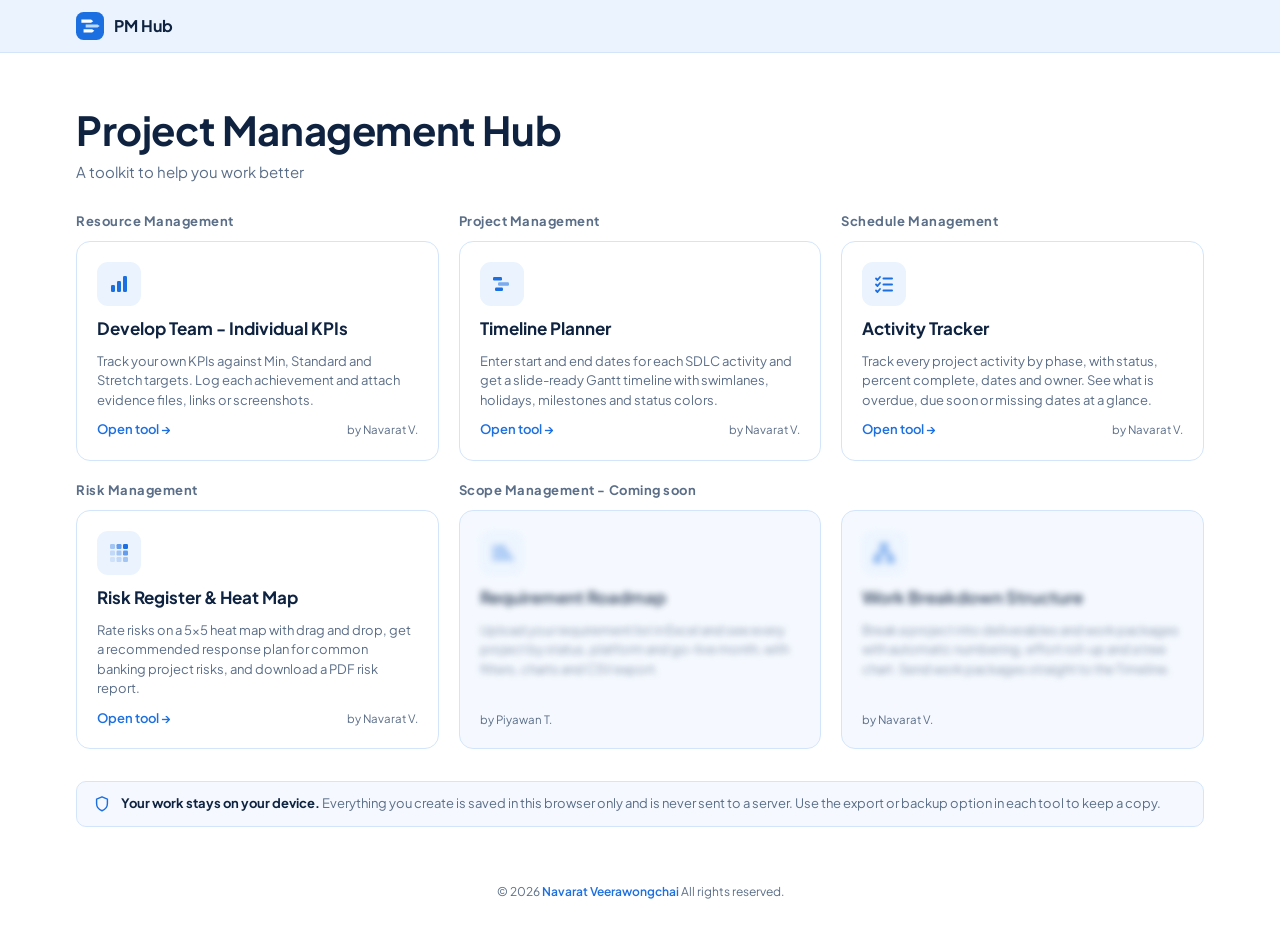
<file: index.html>
<!doctype html>
<html lang="en">
<head>
<meta charset="utf-8">
<meta name="viewport" content="width=device-width, initial-scale=1">
<title>PM Hub</title>
<meta name="description" content="Free project management tools: SDLC timeline planner, activity tracker, individual KPIs and more.">
<link rel="preconnect" href="https://fonts.googleapis.com">
<link rel="stylesheet" href="https://fonts.googleapis.com/css2?family=Plus+Jakarta+Sans:wght@400;500;600;700&family=IBM+Plex+Sans+Thai:wght@400;600;700&display=swap">
<style>
/* theme: white page, light-blue header band */
:root{
  color-scheme:light;
  --bg:#FFFFFF; --sky-50:#F5F9FF; --sky-100:#EAF3FE; --sky-200:#D3E5FB; --line:#DCE7F5; --line-soft:#EDF3FB;
  --ink:#0F2340; --muted:#5B6E88; --accent:#1C6FE0; --accent-ink:#FFFFFF;
  --st-notstarted:#3D8FE6; --st-inprogress:#22A55B; --st-atrisk:#F2BE2C; --st-blocker:#E5484D; --st-done:#A9B3C1;
  --f-ui:"Plus Jakarta Sans","IBM Plex Sans Thai",system-ui,-apple-system,"Segoe UI",sans-serif;
  --f-mono:"JetBrains Mono",ui-monospace,SFMono-Regular,Menlo,monospace;
  --r:10px;
}
*{box-sizing:border-box}
html,body{margin:0}
body{background:var(--bg);color:var(--ink);font-family:var(--f-ui);font-size:14px;line-height:1.5;min-height:100vh;display:flex;flex-direction:column}
[hidden]{display:none!important}
a{color:var(--accent)}
.wrap{width:100%;max-width:1160px;margin:0 auto;padding-left:max(16px,env(safe-area-inset-left,0px));padding-right:max(16px,env(safe-area-inset-right,0px))}

/* header + footer (drawn by nav.js) */
.hub-top{position:sticky;top:0;z-index:20;background:var(--sky-100);border-bottom:1px solid var(--sky-200)}
.hub-top-in{display:flex;align-items:center;gap:8px 20px;flex-wrap:wrap;padding-block:12px}
.hub-brand{display:flex;align-items:center;gap:10px;font-weight:700;font-size:16px;color:var(--ink);text-decoration:none;margin-right:auto}
.hub-foot{margin-top:auto;padding:24px 0 28px;text-align:center;font-size:12px;color:var(--muted)}
.hub-foot b{color:var(--accent);font-weight:600}

.btn{display:inline-flex;align-items:center;gap:6px;border:1px solid var(--sky-200);background:var(--bg);border-radius:8px;padding:7px 14px;font:inherit;font-size:13px;font-weight:600;color:var(--ink);cursor:pointer;text-decoration:none}
.btn:hover{border-color:var(--accent);color:var(--accent)}
.btn.primary{background:var(--accent);border-color:var(--accent);color:var(--accent-ink)}
.btn.primary:hover{background:#155BBE;color:var(--accent-ink)}

/* hub page */
.hero{padding:48px 0 28px}
.eyebrow{font-size:11px;font-weight:600;letter-spacing:.1em;text-transform:uppercase;color:var(--accent)}
.hero h1{margin:6px 0 8px;font-size:clamp(28px,4vw,40px);line-height:1.15;letter-spacing:-.01em}
.hero p{margin:0;max-width:62ch;color:var(--muted);font-size:15px}
#tools{display:grid;grid-template-columns:repeat(3,minmax(0,1fr));gap:20px;padding-bottom:32px}
@media(max-width:860px){#tools{grid-template-columns:repeat(2,minmax(0,1fr))}}
@media(max-width:560px){#tools{grid-template-columns:minmax(0,1fr)}}
#tools section{display:flex;flex-direction:column;min-width:0}
.group-title{margin:0 0 10px;font-size:13px;font-weight:700;letter-spacing:.04em;color:var(--muted)}
.tools{display:flex;flex-direction:column;flex:1}
.tools .tool{flex:1}
/* a second card of the same group keeps the title row for alignment, but hides the repeated name */
.group-title.cont{visibility:hidden}
.tool{display:flex;flex-direction:column;gap:10px;border:1px solid var(--sky-200);border-radius:14px;padding:20px;background:var(--bg);text-decoration:none;color:inherit;transition:border-color .15s,box-shadow .15s,transform .15s}
a.tool:hover{border-color:var(--accent);box-shadow:0 10px 28px rgba(28,111,224,.14);transform:translateY(-2px)}
.tool-ic{width:44px;height:44px;border-radius:11px;background:var(--sky-100);display:grid;place-items:center;color:var(--accent)}
.tool h2{margin:0;font-size:17px}
.tool p{margin:0;color:var(--muted);font-size:13px;flex:1}
.tool .go{font-size:13px;font-weight:600;color:var(--accent)}
.tool-foot{display:flex;align-items:baseline;justify-content:space-between;gap:4px 12px;flex-wrap:wrap}
.tool .by{font-size:11.5px;color:var(--muted)}
.tool.soon>.by{filter:none;opacity:1}
.tool.soon{background:var(--sky-50);cursor:default;user-select:none;overflow:hidden}
.tool.soon>*{filter:blur(3px);opacity:.75}
.privacy{display:flex;gap:10px;align-items:flex-start;background:var(--sky-50);border:1px solid var(--sky-200);border-radius:var(--r);padding:12px 16px;font-size:13px;color:var(--muted);margin-bottom:32px}
.privacy b{color:var(--ink)}
</style>
</head>
<body>
<main class="wrap">
  <section class="hero">
    <h1>Project Management Hub</h1>
    <p>A toolkit to help you work better</p>
  </section>
  <div id="tools"></div>
  <div class="privacy"><svg width="18" height="18" viewBox="0 0 20 20" aria-hidden="true" style="flex:none;margin-top:1px"><path d="M10 2 4 4.5v5c0 3.7 2.6 6.8 6 8 3.4-1.2 6-4.3 6-8v-5z" fill="none" stroke="#1C6FE0" stroke-width="1.6" stroke-linejoin="round"/></svg>
    <span><b>Your work stays on your device.</b> Everything you create is saved in this browser only and is never sent to a server. Use the export or backup option in each tool to keep a copy.</span></div>
</main>
<script>
/* header + footer; PMHub.tools loads tools.json for the cards */
(function(){
  var root="./";
  var LOGO='<svg width="28" height="28" viewBox="0 0 26 26" aria-hidden="true"><rect width="26" height="26" rx="7" fill="#1C6FE0"/><path d="M5 7h9l2 1.5-2 1.5H5z" fill="#fff"/><path d="M9 11.5h11l2 1.5-2 1.5H9z" fill="#BFDBFE"/><path d="M7 16h8l2 1.5-2 1.5H7z" fill="#fff"/></svg>';

  var top=document.createElement("header"); top.className="hub-top";
  top.innerHTML='<div class="wrap hub-top-in"><a class="hub-brand" href="'+root+'">'+LOGO+'<span>PM Hub</span></a></div>';
  document.body.insertBefore(top,document.body.firstChild);

  var foot=document.createElement("footer"); foot.className="hub-foot";
  foot.innerHTML='&copy; 2026 <b>Navarat Veerawongchai</b> All rights reserved.';
  document.body.appendChild(foot);

  window.PMHub={root:root,tools:fetch(root+"tools.json",{cache:"no-cache"}).then(function(r){return r.json()}).then(function(d){return d.tools||[]})};
})();
</script>
<script>
(function(){
  var ICONS={
    timeline:'<svg width="24" height="24" viewBox="0 0 24 24" aria-hidden="true"><rect x="3" y="5" width="9" height="3.5" rx="1.2" fill="currentColor"/><rect x="8" y="10.25" width="11" height="3.5" rx="1.2" fill="currentColor" opacity=".55"/><rect x="5" y="15.5" width="8" height="3.5" rx="1.2" fill="currentColor"/></svg>',
    tracker:'<svg width="24" height="24" viewBox="0 0 24 24" aria-hidden="true"><path d="M4 6.5 5.5 8 8 5M4 12.5 5.5 14 8 11M4 18.5 5.5 20 8 17" fill="none" stroke="currentColor" stroke-width="1.8" stroke-linecap="round" stroke-linejoin="round"/><path d="M11.5 6.5H20M11.5 12.5H20M11.5 18.5H20" fill="none" stroke="currentColor" stroke-width="2" stroke-linecap="round"/></svg>',
    kpi:'<svg width="24" height="24" viewBox="0 0 24 24" aria-hidden="true"><rect x="4" y="13" width="4" height="7" rx="1.2" fill="currentColor"/><rect x="10" y="9" width="4" height="11" rx="1.2" fill="currentColor"/><rect x="16" y="4" width="4" height="16" rx="1.2" fill="currentColor"/></svg>',
    risk:'<svg width="24" height="24" viewBox="0 0 24 24" aria-hidden="true"><rect x="3" y="3" width="5" height="5" rx="1.2" fill="currentColor" opacity=".35"/><rect x="9.5" y="3" width="5" height="5" rx="1.2" fill="currentColor" opacity=".65"/><rect x="16" y="3" width="5" height="5" rx="1.2" fill="currentColor"/><rect x="3" y="9.5" width="5" height="5" rx="1.2" fill="currentColor" opacity=".2"/><rect x="9.5" y="9.5" width="5" height="5" rx="1.2" fill="currentColor" opacity=".35"/><rect x="16" y="9.5" width="5" height="5" rx="1.2" fill="currentColor" opacity=".65"/><rect x="3" y="16" width="5" height="5" rx="1.2" fill="currentColor" opacity=".12"/><rect x="9.5" y="16" width="5" height="5" rx="1.2" fill="currentColor" opacity=".2"/><rect x="16" y="16" width="5" height="5" rx="1.2" fill="currentColor" opacity=".35"/></svg>',
    roadmap:'<svg width="24" height="24" viewBox="0 0 24 24" aria-hidden="true" fill="none" stroke="currentColor" stroke-width="1.8" stroke-linecap="round" stroke-linejoin="round"><path d="M3 6.5h7M3 12h11M3 17.5h15"/><circle cx="13" cy="6.5" r="2" fill="currentColor" stroke="none"/><circle cx="17" cy="12" r="2" fill="currentColor" stroke="none"/><circle cx="21" cy="17.5" r="1.8" fill="currentColor" stroke="none"/></svg>',
    wbs:'<svg width="24" height="24" viewBox="0 0 24 24" aria-hidden="true" fill="none" stroke="currentColor" stroke-width="1.8" stroke-linejoin="round"><rect x="9" y="3" width="6" height="4.5" rx="1"/><rect x="2.5" y="16.5" width="6" height="4.5" rx="1"/><rect x="15.5" y="16.5" width="6" height="4.5" rx="1"/><path d="M12 7.5v4.5M5.5 16.5V12h13v4.5"/></svg>'
  };
  function esc(s){return String(s).replace(/[&<>"]/g,function(c){return{"&":"&amp;","<":"&lt;",">":"&gt;",'"':"&quot;"}[c]})}
  PMHub.tools.then(function(tools){
    function card(t){
      var live=t.status==="live", ic=ICONS[t.icon]||ICONS.timeline;
      var body='<div class="tool-ic">'+ic+'</div><h2>'+esc(t.name)+'</h2><p>'+esc(t.description)+'</p>';
      // tools still being built show as a blurred preview: the group title says what is coming
      // small "by" line from the builders list in tools.json
      var names=(t.builders||[]).map(function(b){return b.name}).filter(Boolean), by=names.length?'<span class="by">by '+esc(names.join(" & "))+'</span>':'';
      return live?'<a class="tool" href="'+esc(t.path)+'">'+body+'<span class="tool-foot"><span class="go">Open tool →</span>'+by+'</span></a>':'<div class="tool soon" aria-hidden="true">'+body+by+'</div>';
    }
    // groups appear in the order tools.json first mentions them
    var groups=[];
    tools.forEach(function(t){var g=t.group||"Tools";if(groups.indexOf(g)<0)groups.push(g)});
    // one card per grid cell, three per row; cards of a group sit side by side under one title
    var box=document.getElementById("tools"), cells=[];
    groups.forEach(function(g){tools.filter(function(t){return (t.group||"Tools")===g}).forEach(function(t,i){cells.push({g:g,t:t,first:i===0})})});
    box.innerHTML=cells.map(function(c){
      return '<section aria-label="'+esc(c.g)+'"><h2 class="group-title"'+(c.first?'':' aria-hidden="true"')+'>'+esc(c.g)+'</h2><div class="tools">'+card(c.t)+'</div></section>';
    }).join("");
    // a repeated group name shows only when its card starts a new row
    function titles(){
      var n=getComputedStyle(box).gridTemplateColumns.split(" ").length;
      [].forEach.call(box.children,function(el,i){el.firstChild.classList.toggle("cont",!cells[i].first&&i%n!==0)});
    }
    titles(); window.addEventListener("resize",titles);
  });
})();
</script>
</body>
</html>
</file>
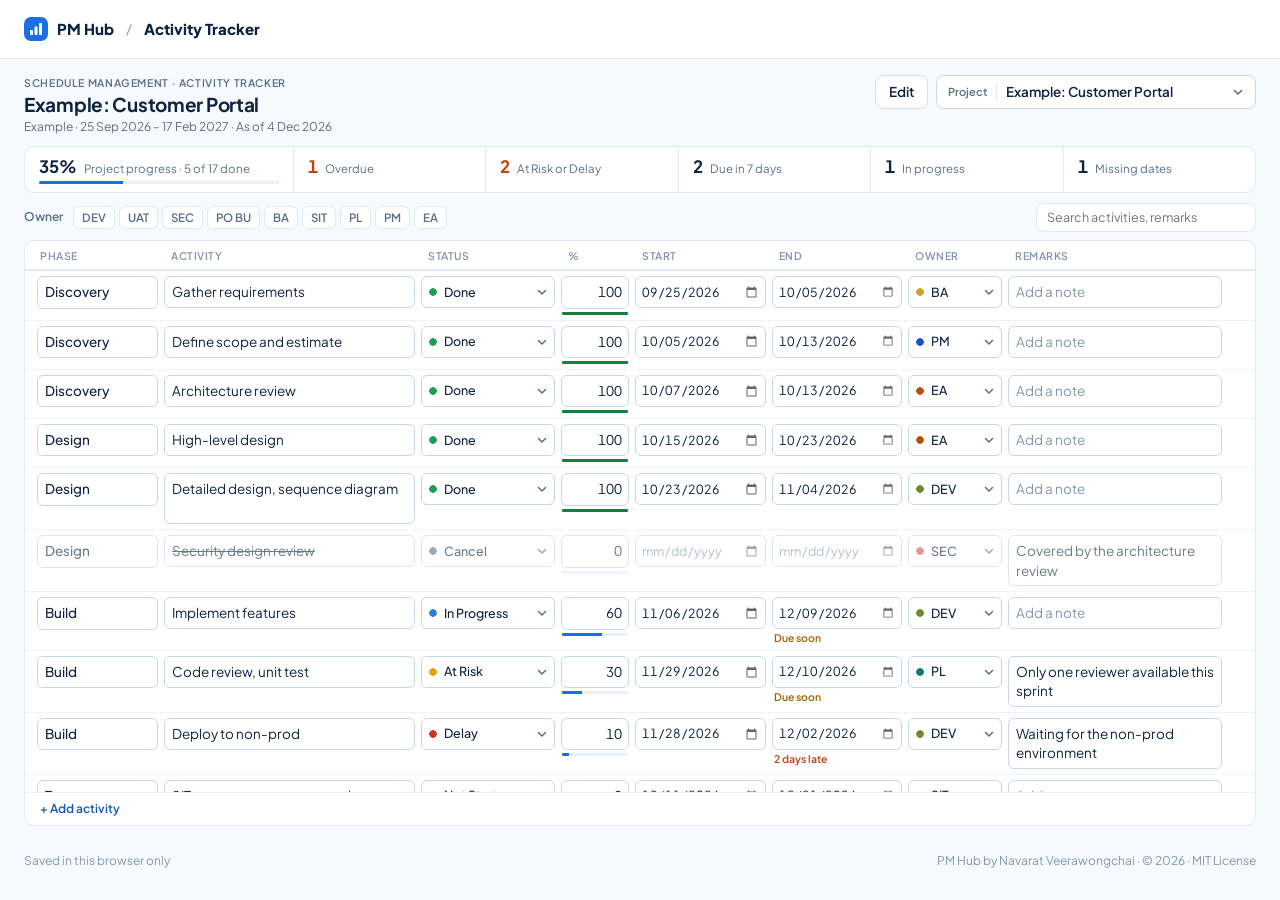
<file: activity-tracker/index.html>
<!doctype html>
<html lang="en">
<head>
<meta charset="utf-8">
<meta name="viewport" content="width=device-width, initial-scale=1">
<meta name="robots" content="noindex">
<title>Activity Tracker</title>
<link rel="preconnect" href="https://fonts.googleapis.com">
<link rel="stylesheet" href="https://fonts.googleapis.com/css2?family=Plus+Jakarta+Sans:wght@400;500;600;700;800&family=Noto+Sans+Thai:wght@400;500;600;700&display=swap">
<style>
:root{
  color-scheme:light;
  --ink:#0F2340;--muted:#5B6E88;--faint:#8496AD;--accent:#1C6FE0;--accent-dark:#1559B5;--navy:#10294F;--navy-2:#1A3A6B;--bg:#FFFFFF;--page:#F6F9FE;--sky-50:#F3F8FF;--sky-100:#E6F0FD;--sky-200:#CFE0F7;--line:#E1E9F4;
  --late:#C2410C;--late-bg:#FDEEE6;--soon:#A16207;--soon-bg:#FBF3D9;--done:#15803D;--done-bg:#E2F5E8;--amber:#F5B301;--field:#C9D5E4;--field-hover:#9FB2C9;
  --f-ui:"Plus Jakarta Sans","Noto Sans Thai",system-ui,-apple-system,"Segoe UI",sans-serif;
  --shadow:0 1px 2px rgba(15,35,64,.05),0 6px 18px rgba(15,35,64,.05);
}
*{box-sizing:border-box}
[hidden]{display:none!important}
body{margin:0;background:var(--page);color:var(--ink);font:13.5px/1.5 var(--f-ui)}
button,input,select,textarea{font:inherit;color:inherit}
.wrap{max-width:1400px;margin:0 auto;padding:0 24px}
header.top{position:sticky;top:0;z-index:30;background:rgba(255,255,255,.95);backdrop-filter:blur(8px);border-bottom:1px solid var(--line)}
header .wrap{display:flex;align-items:center;gap:12px;min-height:58px;flex-wrap:wrap;padding-top:8px;padding-bottom:8px}
.brand{display:flex;align-items:center;gap:9px;font-weight:800;font-size:15px;color:var(--ink);text-decoration:none}
.crumb{color:var(--faint)}
.tools{margin-left:auto;display:flex;gap:8px;flex-wrap:wrap}
.btn{border:1px solid var(--sky-200);background:#fff;border-radius:8px;padding:7px 13px;font-weight:600;cursor:pointer}
.btn:hover{background:var(--sky-50)}
.btn.primary{background:var(--accent);border-color:var(--accent);color:#fff}
.btn.primary:hover{background:var(--accent-dark)}
.btn.small{padding:4px 10px;font-size:12px}
:focus-visible{outline:2px solid var(--accent);outline-offset:1px}

.head{display:flex;align-items:flex-start;justify-content:space-between;gap:20px;margin:16px 0 10px}
.head-l{min-width:0;flex:1}
.eyebrow{font-size:10.5px;font-weight:600;letter-spacing:.06em;text-transform:uppercase;color:var(--muted)}
h1{margin:2px 0 0;font-size:19px;line-height:1.25;letter-spacing:-.015em;font-weight:700}
.asof{color:var(--muted);font-size:12px;margin-top:1px}
.head-r{display:flex;align-items:center;gap:8px;flex:0 1 auto;min-width:0}
.head-r .btn{min-height:34px;padding-top:5px;padding-bottom:5px;white-space:nowrap}
.sw{position:relative;min-width:0;width:320px;max-width:100%}
.sw-btn{display:flex;align-items:center;gap:9px;width:100%;background:#fff;border:1px solid var(--field);border-radius:8px;padding:0 11px;cursor:pointer;text-align:left;min-height:34px}
.sw-btn:hover,.sw-btn[aria-expanded="true"]{border-color:var(--field-hover)}
.sw-btn[aria-expanded="true"]{box-shadow:0 0 0 2px rgba(28,111,224,.14)}
.sw-cap{flex:none;font-size:11px;font-weight:600;color:var(--muted);padding-right:9px;border-right:1px solid var(--line);line-height:18px}
.sw-name{flex:1;font-weight:600;min-width:0;overflow:hidden;text-overflow:ellipsis;white-space:nowrap}
.sw-chev{flex:none;color:var(--muted);transition:transform .12s}
.sw-btn[aria-expanded="true"] .sw-chev{transform:rotate(180deg)}
.sw-menu{position:absolute;top:calc(100% + 6px);right:0;z-index:25;width:min(440px,calc(100vw - 32px));background:#fff;border:1px solid var(--line);border-radius:10px;box-shadow:0 12px 32px rgba(15,35,64,.14);overflow:hidden}
.sw-head{padding:9px 14px 7px;font-size:10.5px;font-weight:600;letter-spacing:.05em;text-transform:uppercase;color:var(--faint);border-bottom:1px solid var(--line)}
.sw-list{max-height:min(340px,60vh);overflow:auto;padding:4px}
.sw-item{display:flex;align-items:center;gap:8px;width:100%;background:none;border:0;border-radius:6px;padding:7px 10px 7px 6px;cursor:pointer;text-align:left}
.sw-item:hover{background:var(--sky-50)}
.sw-item.on{background:var(--sky-50)}
.sw-mark{flex:none;width:16px;display:grid;place-items:center;color:var(--accent-dark)}
.sw-l{flex:1;min-width:0;display:flex;flex-direction:column}
.sw-n{font-weight:600;min-width:0;overflow:hidden;text-overflow:ellipsis;white-space:nowrap}
.sw-meta{font-size:11px;color:var(--muted);display:flex;gap:5px;flex-wrap:wrap}
.sw-meta i{font-style:normal;color:var(--faint)}
.sw-meta em{font-style:normal;font-weight:600;color:var(--late)}
.sw-p{flex:none;display:flex;align-items:center;gap:8px}
.sw-p b{width:34px;text-align:right;font-weight:600;font-size:12.5px;font-variant-numeric:tabular-nums}
.sw-p .t{width:56px;height:4px;border-radius:2px;background:var(--sky-100);overflow:hidden}
.sw-p .t i{display:block;height:100%;background:var(--accent)}
.sw-foot{display:flex;justify-content:space-between;border-top:1px solid var(--line)}
.sw-new,.sw-ex{background:#fff;border:0;padding:10px 14px;color:var(--accent-dark);font-weight:600;cursor:pointer}
.sw-ex{color:var(--muted);font-weight:500}
.sw-new:hover,.sw-ex:hover{background:var(--sky-50)}
.nomatch{padding:28px 16px;text-align:center;color:var(--muted)}

.stats{display:grid;grid-template-columns:1.4fr repeat(5,1fr);gap:1px;background:var(--line);border:1px solid var(--line);border-radius:10px;overflow:hidden}
.stat{background:#fff;border:0;padding:8px 14px;display:flex;flex-wrap:wrap;align-items:baseline;column-gap:7px;text-align:left;min-width:0;position:relative}
button.stat{cursor:pointer}
button.stat:hover{background:var(--sky-50)}
button.stat[aria-pressed="true"]{background:var(--sky-50)}
button.stat[aria-pressed="true"]::after{content:"";position:absolute;left:0;right:0;bottom:0;height:2px;background:var(--accent)}
.stat b{display:block;font-size:17px;line-height:1.3;font-weight:700;font-variant-numeric:tabular-nums}
.stat span{font-size:11.5px;color:var(--muted);min-width:0}
.stat.late.has b{color:var(--late)}
.ptrack{flex-basis:100%;height:3px;border-radius:2px;background:var(--sky-100);margin-top:4px;overflow:hidden}
.ptrack i{display:block;height:100%;background:var(--accent)}

.bar-f{display:flex;align-items:center;gap:8px;flex-wrap:wrap;margin:10px 0 8px}
.flabel{font-size:12px;color:var(--muted);font-weight:600;margin-right:2px}
.chips{display:flex;gap:4px;flex-wrap:wrap}
.chip{border:1px solid var(--line);border-radius:6px;padding:2px 8px;font-size:11.5px;font-weight:600;cursor:pointer;background:#fff;color:var(--muted)}
.chip:hover{border-color:var(--sky-200);color:var(--ink)}
.chip[aria-pressed="true"]{background:var(--navy);border-color:var(--navy);color:#fff}
#q{margin-left:auto;border:1px solid var(--line);border-radius:8px;padding:4px 10px;font-size:12.5px;background:#fff;width:220px;max-width:100%}
.clear{border:0;background:none;color:var(--accent-dark);font-weight:600;cursor:pointer;font-size:12px}

/* quiet colour: a dot carries the meaning, the text stays readable */
.o-DEV{--dot:#6B8A2E}.o-UAT{--dot:#2F86B8}.o-SEC{--dot:#D9534A}.o-POBU{--dot:#7259A8}.o-BA{--dot:#C9A227}.o-SIT{--dot:#B8559F}.o-PL{--dot:#0F766E}.o-PM{--dot:#1D4ED8}.o-EA{--dot:#B45309}.o-NONE{--dot:#9AA8BA}
.s-NotStart{--dot:#A9B5C4}.s-InProgress{--dot:#2F7DE1}.s-AtRisk{--dot:#E8A200}.s-Delay{--dot:#D1341F}.s-Done{--dot:#1F9D55}.s-Cancel{--dot:#5B6E88}

.group{background:#fff;border:1px solid var(--line);border-radius:10px;margin-bottom:10px;overflow:hidden}
.gtype{font-size:10px;font-weight:700;letter-spacing:.05em;color:#8A6500;background:#FBF3D9;border-radius:4px;padding:1px 6px;white-space:nowrap}
.notes b{display:block;font-size:10.5px;letter-spacing:.05em;text-transform:uppercase;color:var(--faint)}
.notes{padding:7px 15px;border-bottom:1px solid var(--line);font-size:12.5px;color:var(--muted);white-space:pre-wrap}
.tscroll{overflow:auto}
.tscroll thead th{position:sticky;top:0;z-index:2;background:#fff;box-shadow:inset 0 -1px 0 var(--line)}
table{border-collapse:collapse;width:100%;min-width:1200px}
th{font-size:10.5px;font-weight:600;letter-spacing:.05em;text-transform:uppercase;color:var(--faint);text-align:left;padding:7px 8px;border-bottom:1px solid var(--line);white-space:nowrap}
td{padding:5px 3px;border-bottom:1px solid #EEF3F9;vertical-align:top}
tr:last-child td{border-bottom:0}
tbody tr:hover td{background:#FBFCFE}
tr.cancel td{opacity:.6}
tr.cancel [data-f=name]{text-decoration:line-through}
.c-phase{width:136px;padding-left:12px}.c-status{width:140px}.c-pct{width:74px}.c-date{width:136px}.c-owner{width:100px}.c-rem{width:220px}.c-x{width:30px}
th.c-phase{padding-left:15px}
th{padding-left:10px}
td input,td textarea,td select{width:100%;border:1px solid var(--field);border-radius:6px;background-color:#fff;padding:5px 7px;min-height:32px}
td input:hover,td textarea:hover,td select:hover{border-color:var(--field-hover)}
td input:focus,td textarea:focus,td select:focus{border-color:var(--accent);box-shadow:0 0 0 2px rgba(28,111,224,.18);outline:0}
td input::placeholder,td textarea::placeholder{color:var(--faint)}
td textarea{resize:none;display:block;overflow:hidden;line-height:1.45;height:32px}
.phase-in{font-weight:500}
.phase-in::-webkit-calendar-picker-indicator{display:none!important}
td select{appearance:none;-webkit-appearance:none;font-size:12.5px;font-weight:500;cursor:pointer;padding:5px 22px 5px 22px;background-repeat:no-repeat;background-image:radial-gradient(circle at 11px 50%,var(--dot) 3.5px,transparent 4px),url("data:image/svg+xml,%3Csvg xmlns='http://www.w3.org/2000/svg' width='12' height='12' viewBox='0 0 12 12'%3E%3Cpath d='M2.5 4.5 6 8l3.5-3.5' fill='none' stroke='%235B6E88' stroke-width='1.5' stroke-linecap='round' stroke-linejoin='round'/%3E%3C/svg%3E");background-position:0 0,right 6px center}
.pct{display:flex;flex-direction:column}
.pct input{text-align:right;font-variant-numeric:tabular-nums;padding-right:6px;-moz-appearance:textfield}
.pct input::-webkit-inner-spin-button{display:none}
.pct .t{height:3px;margin:3px 1px 0;border-radius:1px;background:var(--sky-100);overflow:hidden}
.pct .t i{display:block;height:100%;background:var(--accent)}
.pct .t i.full{background:var(--done)}
td input[type=date]{font-size:12.5px;padding:4px 5px;font-variant-numeric:tabular-nums}
td input[type=date]::-webkit-calendar-picker-indicator{opacity:.6;cursor:pointer}
td input.blank{color:var(--faint)}
.flag{display:block;font-size:10.5px;font-weight:600;padding:3px 0 0 2px;line-height:1.2}
.flag.late{color:var(--late)}.flag.soon{color:var(--soon)}.flag.none{color:var(--faint);font-weight:500}
.x{border:0;background:none;color:var(--faint);cursor:pointer;width:24px;height:28px;border-radius:6px;opacity:0}
tr:hover .x,.x:focus-visible{opacity:1}
.x:hover{color:var(--late);background:var(--late-bg)}
@media(hover:none){.x{opacity:1}}
.gfoot{padding:5px 15px;border-top:1px solid #EEF3F9}
.link{border:0;background:none;color:var(--accent-dark);font-weight:600;font-size:12px;cursor:pointer;padding:2px 0}
div.empty{background:#fff;border:1px dashed var(--sky-200);border-radius:10px;padding:32px;text-align:center;color:var(--muted)}

footer{margin:26px 0 30px;color:var(--faint);font-size:12px;display:flex;justify-content:space-between;gap:12px;flex-wrap:wrap}
dialog{border:0;border-radius:14px;padding:0;width:min(480px,calc(100vw - 32px));color:var(--ink);box-shadow:0 18px 50px rgba(15,35,64,.25)}
dialog::backdrop{background:rgba(15,35,64,.4)}
.dlg{padding:20px;display:grid;gap:12px}
.dlg h2{margin:0;font-size:17px}
.dlg label{display:grid;gap:3px;font-size:12px;font-weight:600;color:var(--muted)}
.dlg input,.dlg textarea,.dlg select{border:1px solid var(--sky-200);border-radius:8px;padding:7px 9px;font-weight:400;color:var(--ink);background:#fff;width:100%}
.dlg .row2{display:grid;grid-template-columns:1fr 1fr;gap:10px}
.dlg .acts{display:flex;gap:8px;justify-content:flex-end;align-items:center}
.dlg .del{margin-right:auto;color:var(--late);border-color:var(--late-bg)}
.err{color:var(--late);font-size:12px;min-height:0;margin:0}
.toast{position:fixed;bottom:22px;left:50%;transform:translateX(-50%);background:var(--navy);color:#fff;padding:9px 14px;border-radius:10px;z-index:60;font-size:13px;display:flex;gap:12px;align-items:center;max-width:calc(100vw - 32px)}
.toast button{background:none;border:0;color:#7CC0FF;font-weight:700;cursor:pointer}
@media(max-width:900px){.stats{grid-template-columns:repeat(2,1fr)}.stat.overall{grid-column:1/-1}.stat:last-child{grid-column:1/-1}#q{margin-left:0;width:100%}.head{flex-direction:column;gap:12px}.head-r{width:100%}.sw{flex:1;width:auto}}
@media(max-width:640px){.wrap{padding:0 16px}h1{font-size:20px}}
</style>
</head>
<body>
<header class="top"><div class="wrap">
  <a class="brand" href="../" aria-label="Back to PM Hub"><svg width="24" height="24" viewBox="0 0 24 24" aria-hidden="true"><rect width="24" height="24" rx="7" fill="#1C6FE0"/><rect x="6" y="13" width="3" height="5" rx="1" fill="#fff"/><rect x="10.5" y="9.5" width="3" height="8.5" rx="1" fill="#fff"/><rect x="15" y="6" width="3" height="12" rx="1" fill="#fff"/></svg>PM Hub</a><span class="crumb">/</span><span class="brand">Activity Tracker</span>
</div></header>

<div class="wrap"><main>
  <div class="head">
    <div class="head-l"><div class="eyebrow">Schedule Management · Activity Tracker</div><h1 id="ptitle">Activity Tracker</h1><div class="asof" id="asof"></div></div>
    <div class="head-r"><button class="btn" id="btn-example" type="button" data-example>See example</button><button class="btn" id="btn-editp" type="button">Edit</button><div class="sw" id="sw"></div></div>
  </div>
  <section class="stats" id="stats" aria-label="Schedule summary"></section>
  <div class="bar-f">
    <span class="flabel">Owner</span>
    <div class="chips" id="owners" role="group" aria-label="Filter by owner unit"></div>
    <button class="clear" id="clear" type="button" hidden>Clear filters</button>
    <input id="q" type="search" placeholder="Search activities, remarks" aria-label="Search activities and remarks">
  </div>
  <div id="body"></div>
</main>
<footer><span id="saved">Saved in this browser only</span><span>PM Hub by Navarat Veerawongchai · © 2026 · MIT License</span></footer>
</div>

<dialog id="d-proj"><form class="dlg" id="proj-form" method="dialog" novalidate>
  <h2 id="pj-title">New project</h2>
  <div class="row2">
    <label>Type<select id="pj-type"><option value="project">Project / Release</option><option value="adhoc">Ad hoc</option></select></label>
    <label>Tag<input id="pj-tag" maxlength="24" placeholder="e.g. Platform"></label>
  </div>
  <label>Name<input id="pj-name" maxlength="160"></label>
  <label id="pj-start-l">Start with<select id="pj-start"><option value="template">Standard activities (Discovery to Monitoring)</option><option value="blank">One empty activity</option></select></label>
  <label>Scope notes (optional)<textarea id="pj-notes" rows="4" maxlength="1500"></textarea></label>
  <p class="err" id="pj-err"></p>
  <div class="acts"><button class="btn del" id="pj-del" type="button" hidden>Delete project</button><button class="btn" type="button" id="pj-cancel">Cancel</button><button class="btn primary" type="submit">Save</button></div>
</form></dialog>

<script>
(function(){
"use strict";
var KEY="activity-tracker-v1";
var OWNERS=["DEV","UAT","SEC","PO BU","BA","SIT","PL","PM","EA"], STATUSES=["Not Start","In Progress","At Risk","Delay","Done","Cancel"];
var PHASES=["Discovery","Design","Build","Test","Deploy","Monitoring"];
var n=0;function nid(){return "i"+Date.now().toString(36)+(n++)}
function A(phase,name,status,pct,start,end,owner){return{id:nid(),phase:phase,name:name,status:status,pct:pct,start:start||"",end:end||"",owner:owner}}
// generic example only: safe for the public repo, nothing here comes from real projects
var TEMPLATE=[
 ["Discovery","Gather requirements","BA"],["Discovery","Define scope and estimate","PM"],["Discovery","Architecture review","EA"],
 ["Design","High-level design","EA"],["Design","Detailed design, sequence diagram","DEV"],["Design","Security design review","SEC"],
 ["Build","Implement features","DEV"],["Build","Code review, unit test","PL"],["Build","Deploy to non-prod","DEV"],
 ["Test","SIT: test cases, test, regression","SIT"],["Test","UAT: test cases, test, sign-off","UAT"],["Test","Pentest, code scan","SEC"],
 ["Deploy","Runbook, CAB approval","PM"],["Deploy","Production deployment","DEV"],["Deploy","Go Live","PO BU"],
 ["Monitoring","Hypercare","DEV"],["Monitoring","Monitor incidents and KPIs","PL"],["Monitoring","Handover, close project","PM"]];
function shift(n){var d=new Date();d.setDate(d.getDate()+n);return d.getFullYear()+"-"+String(d.getMonth()+1).padStart(2,"0")+"-"+String(d.getDate()).padStart(2,"0")}
function example(){
  // dates sit around today, so the summary always shows overdue and due-soon work
  var fill=[["Done",100,-70,-60],["Done",100,-60,-52],["Done",100,-58,-52],["Done",100,-50,-42],["Done",100,-42,-30],["Cancel",0,null,null],
   ["In Progress",60,-28,5],["At Risk",30,-5,6],["Delay",10,-6,-2],["Not Start",0,7,17],["Not Start",0,18,31],["Not Start",0,null,null],
   ["Not Start",0,32,36],["Not Start",0,37,38],["Not Start",0,39,39],["Not Start",0,40,54],["Not Start",0,40,70],["Not Start",0,71,75]];
  var notes={5:"Covered by the architecture review",7:"Only one reviewer available this sprint",8:"Waiting for the non-prod environment",11:"Date to be confirmed with the security team"};
  return{id:nid(),example:true,type:"project",tag:"Example",name:"Example: Customer Portal",notes:"",
    acts:TEMPLATE.map(function(t,i){var f=fill[i],a=A(t[0],t[1],f[0],f[1],f[2]==null?"":shift(f[2]),f[3]==null?"":shift(f[3]),t[2]);a.remarks=notes[i]||"";return a})};
}
function starter(){var e=example();return{current:e.id,projects:[e]}}

function esc(s){return String(s==null?"":s).replace(/[&<>"']/g,function(c){return{"&":"&amp;","<":"&lt;",">":"&gt;",'"':"&quot;","'":"&#39;"}[c]})}
function $(s){return document.querySelector(s)}
function load(){try{var t=localStorage.getItem(KEY);if(t){var o=JSON.parse(t);if(o&&Array.isArray(o.projects)){o.projects.forEach(function(p){p.acts.forEach(function(a){if(a.status==="N/A")a.status="Cancel"})});return o}}}catch(e){}return starter()}
var plan=load(), filt={owner:"",stat:"",q:""};
var saveOk=true;
function save(){try{localStorage.setItem(KEY,JSON.stringify(plan));saveOk=true}catch(e){saveOk=false}$("#saved").textContent=saveOk?"Saved in this browser only":"Could not save in this browser. Changes last until you close the page."}

function pad(x){return String(x).padStart(2,"0")}
function todayIso(){var d=new Date();return d.getFullYear()+"-"+pad(d.getMonth()+1)+"-"+pad(d.getDate())}
var TODAY=todayIso();
function dayNo(s){var m=/^(\d{4})-(\d{2})-(\d{2})$/.exec(s||"");return m?Date.UTC(+m[1],+m[2]-1,+m[3])/864e5:null}
var MON=["Jan","Feb","Mar","Apr","May","Jun","Jul","Aug","Sep","Oct","Nov","Dec"];
function fmtShort(s){var m=/^(\d{4})-(\d{2})-(\d{2})$/.exec(s||"");return m?(+m[3])+" "+MON[+m[2]-1]:""}
function fmtMonth(s){return MON[+s.slice(5,7)-1]+" "+s.slice(0,4)}
function ownerCls(o){return "o-"+(OWNERS.indexOf(o)>=0?o.replace(/\s/g,""):"NONE")}
function open_(a){return a.status!=="Done"&&a.status!=="Cancel"}
function lateDays(a){if(!open_(a)||!a.end)return 0;var d=dayNo(TODAY)-dayNo(a.end);return d>0?d:0}
function dueSoon(a){if(!open_(a)||!a.end)return false;var d=dayNo(a.end)-dayNo(TODAY);return d>=0&&d<=7}
function noDates(a){return open_(a)&&(!a.start||!a.end)}
function allActs(){var o=[];plan.projects.forEach(function(p){p.acts.forEach(function(a){o.push(a)})});return o}
function progress(acts){var c=acts.filter(function(a){return a.status!=="Cancel"});return c.length?Math.round(c.reduce(function(s,a){return s+a.pct},0)/c.length):0}
function match(p,a){
  if(filt.owner&&a.owner!==filt.owner)return false;
  if(filt.stat==="late"&&!lateDays(a))return false;
  if(filt.stat==="soon"&&!dueSoon(a))return false;
  if(filt.stat==="progress"&&a.status!=="In Progress")return false;
  if(filt.stat==="risk"&&!isRisk(a))return false;
  if(filt.stat==="nodates"&&!noDates(a))return false;
  if(filt.q){var q=filt.q.toLowerCase();if((p.tag+" "+p.name+" "+a.phase+" "+a.name+" "+(a.remarks||"")).toLowerCase().indexOf(q)<0)return false}
  return true;
}

function cur(){return plan.projects.filter(function(p){return p.id===plan.current})[0]||plan.projects[0]||null}
function isRisk(a){return a.status==="At Risk"||a.status==="Delay"}
function renderStats(){
  var p=cur(),all=p?p.acts:[],pct=progress(all);
  var items=[["late","Overdue",all.filter(function(a){return lateDays(a)>0}).length,"late"],["risk","At Risk or Delay",all.filter(isRisk).length,"late"],["soon","Due in 7 days",all.filter(dueSoon).length,""],["progress","In progress",all.filter(function(a){return a.status==="In Progress"}).length,""],["nodates","Missing dates",all.filter(noDates).length,""]];
  $("#stats").innerHTML='<div class="stat overall"><b>'+pct+'%</b><span>Project progress · '+all.filter(function(a){return a.status==="Done"}).length+' of '+all.filter(function(a){return a.status!=="Cancel"}).length+' done</span><div class="ptrack"><i style="width:'+pct+'%"></i></div></div>'+
    items.map(function(t){return '<button class="stat '+t[3]+(t[2]?" has":"")+'" type="button" data-stat="'+t[0]+'" aria-pressed="'+(filt.stat===t[0])+'"><b>'+t[2]+'</b><span>'+t[1]+'</span></button>'}).join("");
}
function rollRange(acts){var s="",e="";acts.forEach(function(a){if(a.start&&(!s||a.start<s))s=a.start;if(a.end&&(!e||a.end>e))e=a.end});return[s,e]}
function renderFilters(){
  var p=cur(),rg=rollRange(p?p.acts:[]);
  $("#asof").textContent=(p&&p.tag?p.tag+"  ·  ":"")+(rg[0]&&rg[1]?fmtShort(rg[0])+" "+rg[0].slice(0,4)+" – "+fmtShort(rg[1])+" "+rg[1].slice(0,4)+"  ·  ":"")+"As of "+fmtShort(TODAY)+" "+TODAY.slice(0,4);
  $("#owners").innerHTML=OWNERS.map(function(o){return '<button class="chip" type="button" data-owner="'+esc(o)+'" aria-pressed="'+(filt.owner===o)+'">'+esc(o)+'</button>'}).join("");
  $("#clear").hidden=!(filt.owner||filt.stat||filt.q);
}
/* project picker: each project shows its own progress; new projects are created here, not stacked on the page */
var menuOpen=false;
function renderSwitcher(){
  var p=cur(),CHECK='<svg class="sw-check" width="14" height="14" viewBox="0 0 14 14" aria-hidden="true"><path d="M3 7.5 5.8 10 11 4.5" fill="none" stroke="currentColor" stroke-width="1.8" stroke-linecap="round" stroke-linejoin="round"/></svg>';
  $("#btn-editp").hidden=!p;$("#btn-example").hidden=!p||!!p.example;
  $("#ptitle").innerHTML=p?esc(p.name)+(p.type==="adhoc"?' <span class="gtype">AD HOC</span>':''):"Activity Tracker";
  var items=plan.projects.map(function(x){
    var on=!!p&&x.id===p.id,pc=progress(x.acts),late=x.acts.filter(function(a){return lateDays(a)>0}).length;
    var meta=[x.tag?esc(x.tag):"",x.type==="adhoc"?"Ad hoc":"",late?'<em>'+late+' overdue</em>':""].filter(Boolean).join('<i aria-hidden="true">·</i>');
    return '<button class="sw-item'+(on?" on":"")+'" type="button" role="menuitemradio" aria-checked="'+on+'" data-pick="'+esc(x.id)+'" title="'+esc(x.name)+'"><span class="sw-mark">'+(on?CHECK:"")+'</span><span class="sw-l"><span class="sw-n">'+esc(x.name)+'</span>'+(meta?'<span class="sw-meta">'+meta+'</span>':'')+'</span><span class="sw-p"><span class="t"><i style="width:'+pc+'%"></i></span><b>'+pc+'%</b></span></button>';
  }).join("");
  $("#sw").innerHTML='<button class="sw-btn" id="sw-btn" type="button" aria-haspopup="menu" aria-expanded="'+menuOpen+'"><span class="sw-cap">Project</span><span class="sw-name">'+(p?esc(p.name):"None yet")+'</span><svg class="sw-chev" width="12" height="12" viewBox="0 0 12 12" aria-hidden="true"><path d="M2.5 4.5 6 8l3.5-3.5" fill="none" stroke="currentColor" stroke-width="1.6" stroke-linecap="round" stroke-linejoin="round"/></svg></button>'+
    (menuOpen?'<div class="sw-menu" role="menu" aria-label="Projects"><div class="sw-head">'+plan.projects.length+(plan.projects.length===1?" project":" projects")+'</div><div class="sw-list">'+items+'</div><div class="sw-foot"><button class="sw-new" type="button" role="menuitem" data-newp>+ New project</button><button class="sw-ex" type="button" role="menuitem" data-example>See example</button></div></div>':'');
}
function renderTracker(){
  var p=cur();
  if(!p){$("#body").innerHTML='<div class="empty"><b>No projects yet</b><br>Create a project to start tracking.<br><button class="btn primary" type="button" data-newp style="margin-top:12px">+ New project</button> <button class="btn" type="button" data-example style="margin-top:12px">See example</button></div>';return}
  var acts=p.acts.filter(function(a){return match(p,a)});
  var rows=acts.map(function(a){
    var ld=lateDays(a),flag=ld?'<span class="flag late">'+ld+(ld===1?" day":" days")+' late</span>':dueSoon(a)?'<span class="flag soon">Due soon</span>':noDates(a)&&!a.end?'<span class="flag none">No end date</span>':'';
    return '<tr class="'+(a.status==="Cancel"?"cancel":"")+'" data-a="'+esc(a.id)+'" data-p="'+esc(p.id)+'">'+
      '<td class="c-phase"><input class="phase-in" list="phases" data-f="phase" aria-label="Phase" placeholder="Phase" value="'+esc(a.phase)+'"></td>'+
      '<td><textarea rows="1" data-f="name" aria-label="Activity" placeholder="Activity name">'+esc(a.name)+'</textarea></td>'+
      '<td class="c-status"><select class="s-'+a.status.replace(/\s/g,"")+'" data-f="status" aria-label="Status">'+STATUSES.map(function(s){return '<option'+(s===a.status?" selected":"")+'>'+s+'</option>'}).join("")+'</select></td>'+
      '<td class="c-pct"><div class="pct"><input type="number" min="0" max="100" step="5" data-f="pct" aria-label="Percent complete" value="'+a.pct+'"><div class="t"><i class="'+(a.pct>=100?"full":"")+'" style="width:'+a.pct+'%"></i></div></div></td>'+
      '<td class="c-date"><input type="date" class="'+(a.start?"":"blank")+'" data-f="start" aria-label="Start date" value="'+esc(a.start)+'"></td>'+
      '<td class="c-date"><input type="date" class="'+(a.end?"":"blank")+'" data-f="end" aria-label="End date" value="'+esc(a.end)+'">'+flag+'</td>'+
      '<td class="c-owner"><select class="'+ownerCls(a.owner)+'" data-f="owner" aria-label="Owner unit">'+OWNERS.map(function(o){return '<option'+(o===a.owner?" selected":"")+'>'+esc(o)+'</option>'}).join("")+'</select></td>'+
      '<td class="c-rem"><textarea rows="1" data-f="remarks" aria-label="Remarks" placeholder="Add a note">'+esc(a.remarks)+'</textarea></td>'+
      '<td class="c-x"><button class="x" type="button" data-del="'+esc(a.id)+'" aria-label="Delete '+esc(a.name)+'">✕</button></td></tr>';
  }).join("");
  var msg=!p.acts.length?"No activities yet. Add the first one below.":!acts.length?"No activities match these filters.":"";
  $("#body").innerHTML='<section class="group">'+
    (msg?'<div class="nomatch">'+msg+'</div>':'<div class="tscroll"><table><thead><tr><th class="c-phase">Phase</th><th>Activity</th><th class="c-status">Status</th><th class="c-pct">%</th><th class="c-date">Start</th><th class="c-date">End</th><th class="c-owner">Owner</th><th class="c-rem">Remarks</th><th class="c-x"></th></tr></thead><tbody>'+rows+'</tbody></table></div>')+
    '<div class="gfoot"><button class="link" type="button" data-addact="'+esc(p.id)+'">+ Add activity</button></div></section><datalist id="phases">'+PHASES.map(function(x){return '<option value="'+x+'">'}).join("")+'</datalist>';
  document.querySelectorAll('#body textarea').forEach(fit);
  sizeTable();
}
window.addEventListener("resize",function(){document.querySelectorAll("#body textarea").forEach(fit)});
/* on wide screens everything above the rows stays put: only the activity rows scroll */
function sizeTable(){
  var t=document.querySelector("#body .tscroll");if(!t)return;
  t.style.maxHeight="";
  if(innerWidth<900||innerHeight<560)return;
  var top=t.getBoundingClientRect().top+scrollY,below=document.documentElement.scrollHeight-(t.getBoundingClientRect().bottom+scrollY);
  t.style.maxHeight=Math.max(220,Math.floor(innerHeight-top-below))+"px";
}
window.addEventListener("resize",sizeTable);
function fit(t){t.style.height="auto";t.style.height=Math.max(t.scrollHeight+2,30)+"px"}

function render(){renderSwitcher();renderStats();renderFilters();renderTracker()}

/* a status and its percent always agree, so nobody reads "Done, 0%" */
function setField(a,f,v){
  var note="";
  if(f==="status"){
    a.status=v;
    if(v==="Done")a.pct=100;else if(v==="Not Start")a.pct=0;else if(v!=="Cancel"&&a.pct>=100)a.pct=90;
  }else if(f==="pct"){
    var x=Math.max(0,Math.min(100,Math.round(parseFloat(v)||0)));a.pct=x;
    if(a.status!=="Cancel"){if(x>=100)a.status="Done";else if(a.status==="Done")a.status=x>0?"In Progress":"Not Start";else if(x>0&&a.status==="Not Start")a.status="In Progress"}
  }else if(f==="start"||f==="end"){
    a[f]=v;
    if(a.start&&a.end&&a.end<a.start){if(f==="start")a.end=a.start;else a.start=a.end;note="Dates adjusted: the end can't be before the start."}
  }else a[f]=v;
  return note;
}
function findAct(pid,aid){var p=plan.projects.filter(function(x){return x.id===pid})[0];return p?{p:p,a:p.acts.filter(function(x){return x.id===aid})[0]}:null}
var toastT;
function toast(msg,undo){
  var t=$("#toast");if(!t){t=document.createElement("div");t.id="toast";t.className="toast";t.setAttribute("role","status");document.body.appendChild(t)}
  t.innerHTML=esc(msg)+(undo?'<button type="button">Undo</button>':'');t.hidden=false;
  if(undo)t.querySelector("button").onclick=function(){undo();t.hidden=true};
  clearTimeout(toastT);toastT=setTimeout(function(){t.hidden=true},undo?7000:3200);
}

/* inline edits: redraw, then put the cursor back where it was */
$("#body").addEventListener("change",function(ev){
  var el=ev.target,f=el.dataset.f,tr=el.closest("tr");if(!f||!tr)return;
  var hit=findAct(tr.dataset.p,tr.dataset.a);if(!hit||!hit.a)return;
  var aid=hit.a.id;
  var note=setField(hit.a,f,f==="name"||f==="phase"||f==="remarks"?el.value.trim():el.value);
  save();render();if(note)toast(note);
  var back=document.querySelector('tr[data-a="'+aid+'"] [data-f="'+f+'"]');if(back)back.focus({preventScroll:true});
});
$("#body").addEventListener("input",function(ev){if(ev.target.tagName==="TEXTAREA")fit(ev.target)});
$("#body").addEventListener("keydown",function(ev){if(ev.target.tagName==="TEXTAREA"&&ev.key==="Enter"){ev.preventDefault();ev.target.blur()}});
$("#body").addEventListener("click",function(ev){
  var b=ev.target.closest("button");if(!b)return;var d=b.dataset;
  if("newp" in d){openProj(null);return}
  if("example" in d){showExample();return}
  if(d.addact){
    var p=plan.projects.filter(function(x){return x.id===d.addact})[0];if(!p)return;
    var last=p.acts[p.acts.length-1],a=A(last?last.phase:"Discovery","","Not Start",0,"","",last?last.owner:"PM");p.acts.push(a);save();
    if(filt.owner||filt.stat||filt.q){filt={owner:"",stat:"",q:""};$("#q").value=""}
    render();var t=document.querySelector('tr[data-a="'+a.id+'"] textarea');if(t)t.focus();return;
  }
  if(d.del){
    var tr=b.closest("tr"),h=findAct(tr.dataset.p,d.del);if(!h||!h.a)return;
    var idx=h.p.acts.indexOf(h.a),act=h.a,pr=h.p;pr.acts.splice(idx,1);save();render();
    toast("Activity deleted",function(){pr.acts.splice(idx,0,act);save();render()});
  }
});
$("#stats").addEventListener("click",function(ev){var b=ev.target.closest("[data-stat]");if(!b)return;filt.stat=filt.stat===b.dataset.stat?"":b.dataset.stat;render()});
$("#owners").addEventListener("click",function(ev){var b=ev.target.closest("[data-owner]");if(!b)return;filt.owner=filt.owner===b.dataset.owner?"":b.dataset.owner;render()});
$("#q").addEventListener("input",function(){filt.q=this.value.trim();renderFilters();renderTracker()});
$("#clear").addEventListener("click",function(){filt={owner:"",stat:"",q:""};$("#q").value="";render()});

/* project dialog */
var editing=null;
function openProj(id){
  var p=id?plan.projects.filter(function(x){return x.id===id})[0]:null;editing=p?p.id:null;
  $("#pj-title").textContent=p?"Edit project":"New project";$("#pj-type").value=p?p.type:"project";$("#pj-tag").value=p?p.tag:"";$("#pj-name").value=p?p.name:"";$("#pj-notes").value=p?p.notes:"";
  $("#pj-start").value="template";$("#pj-start-l").hidden=!!p;$("#pj-err").textContent="";$("#pj-del").hidden=!p;$("#d-proj").showModal();$("#pj-name").focus();
}
function showExample(){
  var e=plan.projects.filter(function(p){return p.example})[0];
  if(!e){e=example();plan.projects.push(e)}
  plan.current=e.id;filt={owner:"",stat:"",q:""};$("#q").value="";save();render();
}
$("#sw").addEventListener("click",function(ev){
  var b=ev.target.closest("button");if(!b)return;
  if(b.id==="sw-btn"){menuOpen=!menuOpen;renderSwitcher();return}
  if(b.dataset.pick){plan.current=b.dataset.pick;menuOpen=false;filt={owner:"",stat:"",q:""};$("#q").value="";save();render();$("#sw-btn").focus();return}
  if("newp" in b.dataset){menuOpen=false;renderSwitcher();openProj(null)}
  if("example" in b.dataset){menuOpen=false;showExample()}
});
document.addEventListener("click",function(ev){if(menuOpen&&ev.composedPath().indexOf($("#sw"))<0){menuOpen=false;renderSwitcher()}});
document.addEventListener("keydown",function(ev){if(ev.key==="Escape"&&menuOpen){menuOpen=false;renderSwitcher();$("#sw-btn").focus()}});
$("#btn-example").addEventListener("click",showExample);
$("#btn-editp").addEventListener("click",function(){var p=cur();if(p)openProj(p.id)});
$("#pj-cancel").addEventListener("click",function(){$("#d-proj").close()});
$("#proj-form").addEventListener("submit",function(ev){
  ev.preventDefault();
  var name=$("#pj-name").value.trim();if(!name){$("#pj-err").textContent="Give this project a name.";$("#pj-name").focus();return}
  var rec={type:$("#pj-type").value,tag:$("#pj-tag").value.trim(),name:name,notes:$("#pj-notes").value.trim()};
  if(editing)Object.assign(plan.projects.filter(function(x){return x.id===editing})[0],rec);
  else{var np=Object.assign({id:nid(),acts:$("#pj-start").value==="blank"?[A("Discovery","","Not Start",0,"","","PM")]:TEMPLATE.map(function(t){return A(t[0],t[1],"Not Start",0,"","",t[2])})},rec);plan.projects.push(np);plan.current=np.id}
  save();$("#d-proj").close();filt={owner:"",stat:"",q:""};$("#q").value="";render();
});
$("#pj-del").addEventListener("click",function(){
  var i=plan.projects.findIndex(function(x){return x.id===editing});if(i<0)return;
  var p=plan.projects[i];plan.projects.splice(i,1);save();$("#d-proj").close();render();
  plan.current=plan.projects[0]?plan.projects[0].id:"";save();render();
  toast("Project deleted",function(){plan.projects.splice(i,0,p);plan.current=p.id;save();render()});
});
render();
})();
</script>
</body>
</html>
</file>
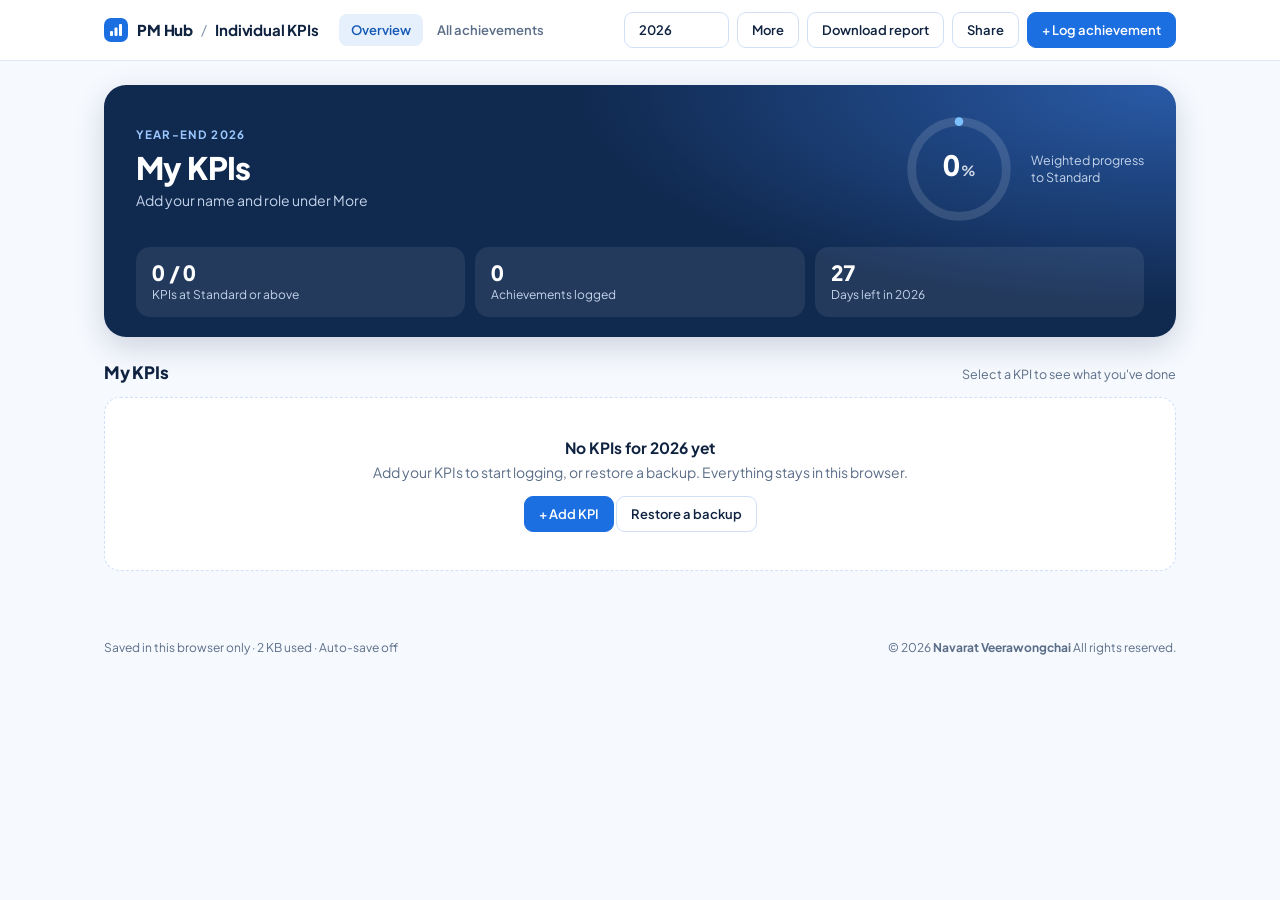
<file: individual-kpi/index.html>
<!doctype html>
<html lang="en">
<head>
<meta charset="utf-8">
<meta name="viewport" content="width=device-width, initial-scale=1">
<meta name="robots" content="noindex">
<title>Individual KPIs</title>
<link rel="preconnect" href="https://fonts.googleapis.com">
<link rel="stylesheet" href="https://fonts.googleapis.com/css2?family=Plus+Jakarta+Sans:wght@400;500;600;700;800&family=Noto+Sans+Thai:wght@400;500;600;700&display=swap">
<style>
:root{
  color-scheme:light;
  --ink:#0F2340;--muted:#5B6E88;--faint:#8496AD;--accent:#1C6FE0;--accent-dark:#1559B5;--navy:#10294F;--navy-2:#1A3A6B;--bg:#FFFFFF;--page:#F6F9FE;--sky-50:#F3F8FF;--sky-100:#E6F0FD;--sky-200:#CFE0F7;--line:#E1E9F4;
  --below:#C2410C;--below-bg:#FDEEE6;--min:#A16207;--min-bg:#FBF3D9;--std:#1559B5;--std-bg:#E3EEFC;--stretch:#15803D;--stretch-bg:#E2F5E8;--warn:#B45309;--warn-bg:#FEF4E2;
  --shadow:0 1px 2px rgba(15,35,64,.05),0 6px 18px rgba(15,35,64,.05);
  --shadow-up:0 2px 4px rgba(15,35,64,.06),0 14px 32px rgba(15,35,64,.12);
  --f-ui:"Plus Jakarta Sans","Noto Sans Thai",system-ui,-apple-system,"Segoe UI",sans-serif;
}
*{box-sizing:border-box}
[hidden]{display:none!important}
html{scroll-padding-top:76px}
body{margin:0;background:var(--page);color:var(--ink);font:14px/1.55 var(--f-ui)}
button,input,select,textarea{font:inherit;color:inherit}
a{color:var(--accent-dark)}
.wrap{max-width:1120px;margin:0 auto;padding:0 24px}
/* top bar */
header.top{position:sticky;top:0;z-index:20;background:rgba(255,255,255,.94);backdrop-filter:blur(8px);border-bottom:1px solid var(--line)}
header .wrap{display:flex;align-items:center;gap:20px;min-height:60px;flex-wrap:wrap;padding-top:8px;padding-bottom:8px}
.brand{display:flex;align-items:center;gap:9px;font-weight:800;font-size:15px;letter-spacing:-.01em;color:var(--ink);text-decoration:none}
.brand svg{display:block}
.brand.here{font-weight:700}
.crumb{color:var(--faint);margin:0 -12px}
nav.tabs{display:flex;gap:2px;flex:1;min-width:0}
nav.tabs a{padding:6px 12px;border-radius:8px;font-size:13px;font-weight:600;color:var(--muted);text-decoration:none;white-space:nowrap}
nav.tabs a:hover{background:var(--sky-50);color:var(--ink)}
nav.tabs a[aria-current=page]{background:var(--sky-100);color:var(--accent-dark)}
.tools{display:flex;gap:8px;align-items:center}
.year-sel{appearance:none;padding-right:28px;background:#fff url("data:image/svg+xml,%3Csvg xmlns='http://www.w3.org/2000/svg' width='10' height='6'%3E%3Cpath d='M1 1l4 4 4-4' fill='none' stroke='%235B6E88' stroke-width='1.6'/%3E%3C/svg%3E") no-repeat right 11px center;cursor:pointer}
.btn{display:inline-flex;align-items:center;justify-content:center;gap:6px;border:1px solid var(--sky-200);background:#fff;border-radius:9px;padding:7px 14px;font-size:13px;font-weight:600;cursor:pointer;white-space:nowrap;text-decoration:none;color:var(--ink);transition:background .12s,border-color .12s}
.btn:hover{background:var(--sky-50);border-color:var(--accent)}
.btn:focus-visible,.link:focus-visible,.chip:focus-visible,nav.tabs a:focus-visible,.card h3 a:focus-visible,.back:focus-visible,summary:focus-visible{outline:2px solid var(--accent);outline-offset:2px}
.btn:disabled{opacity:.5;cursor:default}
.btn.primary{background:var(--accent);border-color:var(--accent);color:#fff}
.btn.primary:hover{background:var(--accent-dark);border-color:var(--accent-dark)}
.btn.small{padding:4px 11px;font-size:12px;border-radius:8px}
.btn.quiet{border-color:transparent;background:transparent;color:var(--muted)}
.btn.quiet:hover{background:var(--sky-50);border-color:var(--sky-200);color:var(--ink)}
.btn.danger:hover{color:var(--below);border-color:var(--below);background:var(--below-bg)}
.link{border:0;background:none;padding:0;color:var(--accent-dark);font-weight:600;font-size:12.5px;cursor:pointer}
.link:hover{text-decoration:underline}
details.menu{position:relative}
details.menu summary{list-style:none}
details.menu summary::-webkit-details-marker{display:none}
.menu-list{position:absolute;right:0;top:calc(100% + 6px);background:#fff;border:1px solid var(--line);border-radius:12px;box-shadow:var(--shadow-up);padding:6px;min-width:176px;z-index:30}
.menu-list button{display:block;width:100%;text-align:left;border:0;background:none;border-radius:8px;padding:8px 10px;font-size:13px;font-weight:500;cursor:pointer}
.menu-list button:hover{background:var(--sky-50)}
.menu-list hr{border:0;border-top:1px solid var(--line);margin:5px 4px}
main{padding:24px 0 12px}
/* overview hero */
.hero{position:relative;color:#fff;border-radius:22px;overflow:hidden;margin-bottom:22px;padding:28px 32px 20px;background:radial-gradient(90% 140% at 100% 0,#2A5BA8 0,rgba(42,91,168,0) 62%),var(--navy);box-shadow:0 10px 30px rgba(16,41,79,.18)}
.hero-top{display:flex;justify-content:space-between;align-items:center;gap:24px}
.hero-id{min-width:0}
.eyebrow{font-size:11.5px;font-weight:700;letter-spacing:.1em;text-transform:uppercase}
.hero .eyebrow{color:#9CC8FF}
.hero h1{margin:6px 0 3px;font-size:31px;font-weight:800;letter-spacing:-.02em;line-height:1.18;overflow-wrap:anywhere}
.hero p{margin:0;color:#C4D4EA;font-size:14px}
.ring{position:relative;flex:none;display:flex;align-items:center;gap:16px}
.ring svg{display:block;transform:rotate(-90deg)}
.ring .num{position:absolute;left:0;top:0;width:112px;height:112px;display:flex;align-items:baseline;justify-content:center;padding-top:38px;font-size:28px;line-height:1;font-weight:800;letter-spacing:-.02em;font-variant-numeric:tabular-nums}
.ring .num small{font-size:14px;font-weight:700;margin-left:1px;opacity:.8}
.ring .cap{font-size:12.5px;color:#C4D4EA;line-height:1.4;white-space:nowrap}
.hero-stats{display:grid;grid-template-columns:repeat(3,1fr);gap:10px;margin-top:22px}
.hero-stats div{padding:12px 16px;border-radius:14px;background:rgba(255,255,255,.08);min-width:0}
.hero-stats b{display:block;font-size:21px;font-weight:800;letter-spacing:-.01em;line-height:1.3;font-variant-numeric:tabular-nums}
.hero-stats span{display:block;font-size:12px;color:#C4D4EA}
.note{display:flex;align-items:center;gap:10px;flex-wrap:wrap;padding:9px 14px;border-radius:12px;background:var(--warn-bg);border:1px solid #F5DDB1;margin-bottom:14px;font-size:13px}
.note .grow{flex:1;min-width:200px}
.auto-cta{display:flex;align-items:center;gap:20px;padding:20px 24px;margin:20px 0 0;border-radius:16px;background:var(--sky-50);border:1.5px solid var(--accent)}
.auto-cta.warn{background:var(--warn-bg);border-color:var(--warn)}
.auto-cta .txt{flex:1;min-width:0}
.auto-cta .tag{display:inline-block;font-size:11px;font-weight:700;color:var(--accent-dark);background:var(--sky-100);border-radius:999px;padding:1px 9px;margin-bottom:5px}
.auto-cta h2{margin:0 0 3px;font-size:18px;line-height:1.3}
.auto-cta p{margin:0;color:var(--muted)}
.auto-cta .btn{flex:none;padding:13px 26px;font-size:15px;font-weight:700;border-radius:11px}
@media(max-width:820px){.tools{flex-wrap:wrap}}
@media(max-width:700px){.auto-cta{flex-direction:column;align-items:stretch;gap:14px;padding:16px}.auto-cta .btn{width:100%}}
.sec-head{display:flex;align-items:baseline;justify-content:space-between;gap:12px;flex-wrap:wrap;margin:4px 0 12px}
.sec-head h2{margin:0;font-size:17px;font-weight:800;letter-spacing:-.01em}
.sec-head span{font-size:12.5px;color:var(--muted)}
/* KPI cards */
.cards{display:grid;grid-template-columns:repeat(auto-fill,minmax(min(100%,330px),1fr));gap:16px;margin-bottom:24px}
.card{position:relative;display:flex;flex-direction:column;background:#fff;border:1px solid var(--line);border-radius:18px;padding:18px 20px 12px;box-shadow:var(--shadow);transition:box-shadow .15s,border-color .15s,transform .15s}
.card:hover{box-shadow:var(--shadow-up);border-color:var(--sky-200);transform:translateY(-2px)}
.card-top{display:flex;justify-content:space-between;align-items:flex-start;gap:10px}
.lvl{display:inline-block;padding:2px 10px;border-radius:99px;font-size:11.5px;font-weight:700;white-space:nowrap}
.lvl.below{background:var(--below-bg);color:var(--below)}
.lvl.min{background:var(--min-bg);color:var(--min)}
.lvl.standard{background:var(--std-bg);color:var(--std)}
.lvl.stretch{background:var(--stretch-bg);color:var(--stretch)}
.card h3{margin:0;font-size:15.5px;font-weight:700;line-height:1.35;letter-spacing:-.005em}
.card h3 a{color:inherit;text-decoration:none}
.card h3 a::after{content:"";position:absolute;inset:0;border-radius:18px}
.card:hover h3 a{color:var(--accent-dark)}
.card .lvl{flex:none;margin-top:1px}
.def{margin:4px 0 0;font-size:12.5px;color:var(--muted);line-height:1.45;min-height:36px;display:-webkit-box;-webkit-line-clamp:2;-webkit-box-orient:vertical;overflow:hidden}
.big{display:flex;align-items:baseline;gap:5px;margin:14px 0 9px;font-size:13px;color:var(--muted)}
.big b{font-size:32px;font-weight:800;color:var(--ink);letter-spacing:-.03em;font-variant-numeric:tabular-nums;line-height:1}
.big em{margin-left:auto;font-style:normal;font-size:12px;font-weight:600;color:var(--muted);white-space:nowrap}
.lv-stretch .big em{color:var(--stretch)}
.segs{display:grid;grid-template-columns:repeat(3,1fr);gap:4px;margin-bottom:13px}
.seg-track{height:8px;background:var(--sky-100);overflow:hidden}
.seg:first-child .seg-track{border-radius:99px 3px 3px 99px}
.seg:last-child .seg-track{border-radius:3px 99px 99px 3px}
.seg-track i{display:block;height:100%;background:var(--accent);transition:width .35s}
.lv-below .seg-track i{background:#E88B5A}.lv-min .seg-track i{background:#D9A520}.lv-standard .seg-track i{background:var(--accent)}.lv-stretch .seg-track i{background:#22A55A}
.seg-l{display:flex;align-items:baseline;gap:4px;margin-top:5px;font-size:11px;color:var(--faint);white-space:nowrap}
.seg-l b{font-size:12px;font-weight:700;color:var(--muted);font-variant-numeric:tabular-nums}
.seg.reached .seg-l{color:var(--muted)}
.seg.reached .seg-l b{color:var(--ink)}
.card-foot{display:flex;justify-content:space-between;align-items:center;gap:8px;border-top:1px solid var(--line);margin-top:auto;padding-top:9px;font-size:12px;color:var(--muted)}
.card-foot .meta{min-width:0}
.card-foot .meta b{color:var(--ink);font-weight:700}
.card-foot .meta i{display:inline-block;width:3px;height:3px;border-radius:50%;background:var(--faint);margin:0 7px;vertical-align:middle}
.card-foot .btn{position:relative;z-index:1}
.foot-btns{display:flex;gap:4px;align-items:center;flex:none}
.card-add{border:1.5px dashed var(--sky-200);background:transparent;border-radius:18px;min-height:150px;font-size:14px;font-weight:700;color:var(--accent-dark);cursor:pointer}
.card-add:hover{background:#fff;border-color:var(--accent)}
.card-add:focus-visible{outline:2px solid var(--accent);outline-offset:2px}
.khead-btns{display:flex;gap:8px;flex-wrap:wrap}
/* KPI page */
.back{display:inline-flex;align-items:center;gap:5px;font-size:13px;font-weight:600;color:var(--muted);text-decoration:none;margin-bottom:10px}
.back:hover{color:var(--accent-dark)}
.khead{background:#fff;border:1px solid var(--line);border-radius:22px;box-shadow:var(--shadow);padding:26px 30px;margin-bottom:24px}
.khead-top{display:flex;justify-content:space-between;align-items:flex-start;gap:16px;flex-wrap:wrap}
.khead .eyebrow{color:var(--accent-dark)}
.khead h1{margin:3px 0 3px;font-size:26px;font-weight:800;letter-spacing:-.015em;line-height:1.25;overflow-wrap:anywhere}
.khead .kdef{margin:0;color:var(--muted);max-width:640px}
.kprog{display:flex;align-items:center;gap:12px;flex-wrap:wrap;margin:20px 0 9px}
.kprog .big{margin:0}
.kprog .big b{font-size:38px}
.kprog .nexttxt{margin-left:auto;font-size:13px;font-weight:600;color:var(--muted)}
.khead .segs{gap:10px;margin-bottom:0}
.khead .seg-track{height:10px}
.khead .seg-l{display:none}
.ladder{display:grid;grid-template-columns:repeat(3,1fr);gap:10px;margin-top:10px}
.step{border:1px solid var(--line);border-radius:12px;padding:10px 14px;min-width:0}
.step .l{font-size:12px;font-weight:700;color:var(--muted)}
.step .v{font-size:17px;font-weight:800;font-variant-numeric:tabular-nums;line-height:1.35;overflow-wrap:anywhere}
.step .v small{font-size:12px;font-weight:500;color:var(--muted);margin-left:2px}
.step .s{display:flex;align-items:center;gap:5px;font-size:12px;color:var(--muted)}
.tickmark{flex:none;width:14px;height:14px;border-radius:50%;background:var(--stretch);position:relative}
.tickmark::after{content:"";position:absolute;left:4.5px;top:2.5px;width:3.5px;height:6.5px;border:solid #fff;border-width:0 1.6px 1.6px 0;transform:rotate(42deg)}
.step.reached{background:var(--stretch-bg);border-color:#BFE5CC}
.step.reached .s,.step.reached .l{color:var(--stretch);font-weight:700}
.step.next{border-color:var(--accent);box-shadow:inset 0 0 0 1px var(--accent);background:var(--sky-50)}
.step.next .s{color:var(--accent-dark);font-weight:700}
/* entries */
.timeline{position:relative;margin:0 0 22px;padding:0}
.entry{position:relative;display:grid;grid-template-columns:minmax(0,1fr) auto;gap:6px 14px;background:#fff;border:1px solid var(--line);border-radius:14px;box-shadow:var(--shadow);padding:14px 18px;margin:0 0 10px 22px}
.entry::before{content:"";position:absolute;left:-18px;top:21px;width:10px;height:10px;border-radius:50%;background:var(--accent);box-shadow:0 0 0 3px var(--sky-100)}
.entry::after{content:"";position:absolute;left:-14px;top:36px;bottom:-14px;width:2px;background:var(--line)}
.entry:last-child::after{display:none}
.entry .date{font-size:12px;font-weight:600;color:var(--muted);font-variant-numeric:tabular-nums}
.entry h4{margin:1px 0 0;font-size:15px;font-weight:700;line-height:1.4;overflow-wrap:anywhere}
.entry .meta{font-size:12.5px;color:var(--muted);margin-top:1px}
.entry .meta a{font-weight:600;text-decoration:none}
.entry .meta a:hover{text-decoration:underline}
.entry .count{display:inline-block;font-weight:700;color:var(--accent-dark)}
.entry p{margin:6px 0 0;font-size:13.5px;white-space:pre-wrap;overflow-wrap:anywhere}
.ev{display:flex;flex-wrap:wrap;gap:8px;margin-top:10px;align-items:center}
.chip{display:inline-flex;align-items:center;gap:6px;max-width:280px;border:1px solid var(--sky-200);background:var(--sky-50);border-radius:9px;padding:5px 10px;font-size:12px;font-weight:500;cursor:pointer;text-decoration:none;color:var(--ink)}
.chip:hover{border-color:var(--accent)}
.chip span{overflow:hidden;text-overflow:ellipsis;white-space:nowrap}
.chip em{font-style:normal;color:var(--muted);flex:none}
.thumb{width:96px;height:68px;object-fit:cover;border-radius:9px;border:1px solid var(--sky-200);cursor:zoom-in;padding:0;background:var(--sky-50);display:block}
.acts{display:flex;gap:2px;align-items:flex-start}
.empty{background:#fff;border:1.5px dashed var(--sky-200);border-radius:16px;padding:38px 20px;text-align:center;color:var(--muted);margin-bottom:22px}
.empty b{display:block;color:var(--ink);font-size:15.5px;margin-bottom:2px}
.empty .btn{margin-top:12px}
.filters{display:flex;gap:10px;flex-wrap:wrap;align-items:center}
.filters select,.filters input[type=search]{border:1px solid var(--sky-200);border-radius:9px;padding:6px 10px;font-size:13px;background:#fff;max-width:230px}
.check{display:inline-flex;gap:6px;align-items:center;font-size:13px;cursor:pointer}
.check input{accent-color:var(--accent);width:15px;height:15px;margin:0}
.page-title{margin:0;font-size:24px;font-weight:800;letter-spacing:-.015em}
.log-head{display:flex;align-items:center;justify-content:space-between;gap:12px;flex-wrap:wrap;margin-bottom:16px}
.log-head small{display:block;font-size:12.5px;color:var(--muted);font-weight:400;letter-spacing:0}
footer{padding:10px 0 26px;font-size:12px;color:var(--muted);display:flex;justify-content:space-between;gap:10px;flex-wrap:wrap}
@media(prefers-reduced-motion:reduce){.card,.seg-track i{transition:none}.card:hover{transform:none}}
.ro-banner{background:var(--navy);color:#fff;text-align:center;font-size:13px;font-weight:600;padding:8px 16px}
body.readonly [data-log],body.readonly [data-editkpi],body.readonly [data-addkpi],body.readonly [data-edit],body.readonly [data-del],body.readonly [data-settings],body.readonly [data-backup],body.readonly [data-restore],body.readonly .card-add,body.readonly .foot-btns,body.readonly .acts,body.readonly .ed,body.readonly #btn-log,body.readonly #btn-share,body.readonly #btn-report,body.readonly #menu{display:none!important}
/* dialogs */
dialog{border:0;border-radius:16px;padding:0;width:min(600px,calc(100vw - 32px));max-height:calc(100dvh - 32px);box-shadow:0 18px 50px rgba(15,35,64,.28);color:var(--ink)}
dialog.wide{width:min(980px,calc(100vw - 32px))}
dialog::backdrop{background:rgba(15,35,64,.45)}
.dlg{display:flex;flex-direction:column;max-height:calc(100dvh - 32px)}
.dlg h2{margin:0;padding:15px 20px 10px;font-size:17px;font-weight:700}
.dlg .body{padding:2px 20px 14px;overflow:auto;display:flex;flex-direction:column;gap:12px}
.dlg .foot{display:flex;justify-content:flex-end;gap:8px;padding:11px 20px;border-top:1px solid var(--line);background:var(--sky-50)}
.dlg .foot .grow{flex:1;align-self:center;font-size:12.5px;font-weight:600}
label.f{display:flex;flex-direction:column;gap:3px;font-size:12px;font-weight:600;color:var(--muted);min-width:0}
label.f input,label.f select,label.f textarea,td input,td textarea{border:1px solid var(--sky-200);border-radius:8px;padding:7px 9px;font-size:13.5px;font-weight:400;color:var(--ink);background:#fff;width:100%}
label.f textarea{min-height:66px;resize:vertical}
input:focus,select:focus,textarea:focus{outline:2px solid var(--accent);outline-offset:-1px;border-color:var(--accent)}
.grid2{display:grid;grid-template-columns:1fr 1fr;gap:12px}
.grid3{display:grid;grid-template-columns:repeat(3,1fr);gap:12px}
.drop{border:1.5px dashed var(--sky-200);border-radius:10px;padding:14px;text-align:center;font-size:13px;color:var(--muted);cursor:pointer;background:#fff}
.drop:hover,.drop.over{border-color:var(--accent);background:var(--sky-50)}
.drop b{color:var(--accent-dark)}
.flist{display:flex;flex-direction:column;gap:5px}
.fitem{display:flex;align-items:center;gap:8px;font-size:12.5px;padding:4px 9px;background:var(--sky-50);border-radius:7px}
.fitem span{flex:1;min-width:0;overflow:hidden;text-overflow:ellipsis;white-space:nowrap}
.fitem em{font-style:normal;color:var(--muted);flex:none}
.err{color:var(--below);font-size:12.5px;font-weight:600}
.hint{font-size:12px;color:var(--muted);margin:0}
table.kt{border-collapse:collapse;width:100%;min-width:800px}
.ktwrap{overflow:auto;border:1px solid var(--line);border-radius:10px}
table.kt th{font-size:11.5px;text-align:left;color:var(--muted);padding:6px 6px;background:var(--sky-50);border-bottom:1px solid var(--line);font-weight:600}
table.kt td{padding:5px 4px;border-bottom:1px solid var(--line);vertical-align:top}
table.kt td input,table.kt td textarea{padding:5px 7px;font-size:12.5px}
table.kt td textarea{min-height:34px;resize:vertical;display:block}
table.kt tr:last-child td{border-bottom:0}
.viewer img{display:block;max-width:100%;max-height:calc(100dvh - 130px);margin:0 auto}
.toast{position:fixed;left:50%;bottom:22px;transform:translateX(-50%);background:var(--ink);color:#fff;padding:9px 16px;border-radius:10px;font-size:13px;box-shadow:0 8px 24px rgba(15,35,64,.3);z-index:99;max-width:calc(100vw - 32px)}
@media(max-width:760px){
  header.top{position:static}
  .grid3:not(.keep3),.grid2{grid-template-columns:1fr}
  .hero{padding:22px 20px 18px}
  .hero-top{flex-direction:column;align-items:flex-start;gap:16px}
  .hero-stats{gap:6px;margin-top:16px}
  .hero-stats div{padding:10px 12px}
  .hero-stats b{font-size:18px}
  .khead{padding:18px}
  .ladder,.khead .segs{gap:6px}
  .step{padding:8px 10px}
  .kprog .nexttxt{margin-left:0;width:100%}
  .entry{grid-template-columns:1fr;padding:12px 14px}
  .acts{justify-content:flex-end}
}
nav.tabs{flex-shrink:0}
@media(max-width:1100px){nav.tabs{order:3;flex-basis:100%}.tools{margin-left:auto}header .wrap{gap:8px 12px}}
@media(max-width:480px){.wrap{padding:0 16px}.hero h1{font-size:24px}.khead h1{font-size:22px}}
</style>
</head>
<body>
<header class="top"><div class="wrap">
  <a class="brand" href="../" aria-label="Back to PM Hub"><svg width="24" height="24" viewBox="0 0 24 24" aria-hidden="true"><rect width="24" height="24" rx="7" fill="#1C6FE0"/><rect x="6" y="13" width="3" height="5" rx="1" fill="#fff"/><rect x="10.5" y="9.5" width="3" height="8.5" rx="1" fill="#fff"/><rect x="15" y="6" width="3" height="12" rx="1" fill="#fff"/></svg>PM Hub</a><span class="crumb">/</span><a class="brand here" href="#">Individual KPIs</a>
  <nav class="tabs" aria-label="Pages">
    <a href="#" id="nav-home">Overview</a>
    <a href="#log" id="nav-log">All achievements</a>
  </nav>
  <div class="tools">
    <select class="btn year-sel" id="year-sel" aria-label="KPI year"></select>
    <details class="menu" id="menu">
      <summary class="btn">More</summary>
      <div class="menu-list">
        <button id="btn-settings" type="button">Edit profile &amp; all KPIs</button>
        <button id="btn-csv" type="button">Export CSV</button>
        <hr>
        <button id="btn-auto" type="button" hidden>Turn off auto-save</button>
        <button id="btn-backup" type="button">Back up</button>
        <button id="btn-restore" type="button">Restore</button>
      </div>
    </details>
    <button class="btn" id="btn-report" type="button">Download report</button>
    <button class="btn" id="btn-share" type="button">Share</button>
    <button class="btn primary" id="btn-log" type="button">+ Log achievement</button>
    <input id="restore-file" type="file" accept=".json,application/json" hidden>
  </div>
</div></header>

<div class="ro-banner" id="ro-banner" hidden></div>
<div class="wrap">
<div id="auto-cta"></div>
<main>
  <div id="view-home">
    <section class="hero" id="hero" aria-label="Summary"></section>
    <div id="notes"></div>
    <div class="sec-head"><h2>My KPIs</h2><span>Select a KPI to see what you've done</span></div>
    <div class="cards" id="cards"></div>
  </div>

  <div id="view-kpi" hidden></div>

  <div id="view-log" hidden>
    <div class="log-head">
      <h1 class="page-title">All achievements<small id="log-count"></small></h1>
      <div class="filters">
        <input id="f-q" type="search" placeholder="Search" aria-label="Search achievements">
        <select id="f-kpi" aria-label="Filter by KPI"></select>
      </div>
    </div>
    <div id="log"></div>
  </div>
</main>
<footer>
  <span id="storage"></span>
  <span>&copy; 2026 <b>Navarat Veerawongchai</b> All rights reserved.</span>
</footer>
</div>

<dialog id="d-entry"><form class="dlg" method="dialog" id="entry-form" novalidate>
  <h2 id="entry-title">Log achievement</h2>
  <div class="body">
    <label class="f">KPI <select id="e-kpi"></select></label>
    <div class="grid2">
      <label class="f">Date <input id="e-date" type="date"></label>
      <label class="f"><span id="e-qty-label">Counts toward KPI</span> <input id="e-qty" type="number" min="0" step="any" inputmode="decimal"></label>
    </div>
    <label class="f">What did you achieve? <input id="e-title" type="text" maxlength="200" placeholder="Short title"></label>
    <label class="f">Details (optional) <textarea id="e-details" maxlength="4000" placeholder="Impact, who was involved, numbers"></textarea></label>
    <div>
      <label class="f" style="margin-bottom:5px">Evidence links, one per line <textarea id="e-links" style="min-height:48px" placeholder="https://"></textarea></label>
      <div class="drop" id="e-drop" tabindex="0" role="button" aria-label="Attach evidence files"><b>Choose files</b>, drag them here, or paste a screenshot</div>
      <input id="e-files" type="file" multiple hidden>
      <div class="flist" id="e-list" style="margin-top:6px"></div>
    </div>
    <div class="err" id="e-err" role="alert"></div>
  </div>
  <div class="foot">
    <button class="btn" type="button" data-close>Cancel</button>
    <button class="btn primary" type="submit" id="e-save">Save</button>
  </div>
</form></dialog>

<dialog id="d-kpi"><form class="dlg" method="dialog" id="kpi-form" novalidate>
  <h2 id="k-title">Edit KPI</h2>
  <div class="body">
    <label class="f">KPI name <input id="k-name" type="text" maxlength="120"></label>
    <label class="f">Definition <textarea id="k-def" maxlength="600"></textarea></label>
    <div class="grid2">
      <label class="f">Weight % <input id="k-weight" type="number" min="0" step="any" inputmode="decimal"></label>
      <label class="f">Unit <input id="k-unit" type="text" maxlength="30" placeholder="e.g. projects"></label>
    </div>
    <div class="grid3 keep3">
      <label class="f">Min <input id="k-min" type="number" min="0" step="any" inputmode="decimal"></label>
      <label class="f">Standard <input id="k-std" type="number" min="0" step="any" inputmode="decimal"></label>
      <label class="f">Stretch <input id="k-stretch" type="number" min="0" step="any" inputmode="decimal"></label>
    </div>
    <p class="hint" id="k-total"></p>
    <div class="err" id="k-err" role="alert"></div>
  </div>
  <div class="foot">
    <button class="btn danger" type="button" id="k-del" style="margin-right:auto">Delete KPI</button>
    <button class="btn" type="button" data-close>Cancel</button>
    <button class="btn primary" type="submit" id="k-save">Save</button>
  </div>
</form></dialog>

<dialog id="d-settings" class="wide"><form class="dlg" method="dialog" id="settings-form" novalidate>
  <h2>Edit profile &amp; all KPIs</h2>
  <div class="body">
    <div class="grid3">
      <label class="f">Name <input id="s-name" type="text" maxlength="100"></label>
      <label class="f">Job role <input id="s-role" type="text" maxlength="100"></label>
      <label class="f">Level <input id="s-level" type="text" maxlength="100"></label>
      <label class="f">Department <input id="s-dept" type="text" maxlength="100"></label>
      <label class="f">Team <input id="s-team" type="text" maxlength="100"></label>
      <div class="grid2">
                <label class="f">Period <input id="s-period" type="text" maxlength="40"></label>
      </div>
    </div>
    <div class="ktwrap"><table class="kt">
      <thead><tr><th style="width:21%">KPI name</th><th>Definition</th><th style="width:68px">Weight %</th><th style="width:60px">Min</th><th style="width:66px">Standard</th><th style="width:60px">Stretch</th><th style="width:96px">Unit</th><th style="width:34px"></th></tr></thead>
      <tbody id="s-rows"></tbody>
    </table></div>
    <div><button class="btn small" type="button" id="s-add">+ Add KPI</button></div>
    <p class="hint">Progress adds up the counts you log, so these targets assume "higher is better".</p>
    <div class="err" id="s-err" role="alert"></div>
  </div>
  <div class="foot">
    <span class="grow" id="s-total"></span>
    <button class="btn" type="button" data-close>Cancel</button>
    <button class="btn primary" type="submit">Save</button>
  </div>
</form></dialog>

<dialog id="d-share"><form class="dlg" method="dialog" id="share-form" novalidate>
  <h2>Share a read-only file</h2>
  <div class="body">
    <p style="margin:0">Creates one file with your KPIs and achievements as they are now. Send it by email or Drive; whoever opens it can look but not change anything.</p>
    <label class="check"><input id="sh-files" type="checkbox" checked> <span id="sh-files-label"></span></label>
    <p class="hint">Anyone who has the file can read everything in it, and it can be forwarded. It does not update, so create a new one after you log more.</p>
    <div class="err" id="sh-err" role="alert"></div>
  </div>
  <div class="foot">
    <button class="btn" type="button" data-close>Cancel</button>
    <button class="btn primary" type="submit" id="sh-make">Create file</button>
  </div>
</form></dialog>

<dialog id="d-ask"><div class="dlg">
  <h2 id="ask-title"></h2>
  <div class="body"><p id="ask-text" style="margin:0"></p></div>
  <div class="foot"><button class="btn" type="button" id="ask-no">Cancel</button><button class="btn primary" type="button" id="ask-yes"></button></div>
</div></dialog>

<dialog id="d-view" class="wide viewer"><div class="dlg">
  <h2 id="view-name" style="overflow-wrap:anywhere"></h2>
  <div class="body"><img id="view-img" alt=""></div>
  <div class="foot"><button class="btn" type="button" id="view-dl">Download</button><button class="btn primary" type="button" data-close>Close</button></div>
</div></dialog>

<script>
(function(){
"use strict";
// the read-only copy is this page plus its data, so take the page before anything is drawn into it
var SNAP=null;
try{var snapEl=document.getElementById("kpi-snapshot");if(snapEl)SNAP=JSON.parse(snapEl.textContent)}catch(e){}
var PAGE_HTML=SNAP?"":"<!doctype html>\n"+document.documentElement.outerHTML;
/* ---------- starting data: blank, so everyone adds their own KPIs. Nothing personal belongs in this file: the repo is public. ---------- */
var SEED={v:1,lastBackup:0,
  profile:{name:"",role:"",level:"",department:"",team:"",year:new Date().getFullYear(),period:"Year-End"},
  kpis:[],
  entries:[]};
var MAX_FILE=50*1024*1024, PREVIEW_IMG=/^image\/(png|jpe?g|gif|webp)$/i;

/* ---------- helpers ---------- */
function $(s){return document.querySelector(s)}
function esc(s){return String(s==null?"":s).replace(/[&<>"']/g,function(c){return{"&":"&amp;","<":"&lt;",">":"&gt;",'"':"&quot;","'":"&#39;"}[c]})}
function uid(){var a=crypto.getRandomValues(new Uint8Array(9));return Array.prototype.map.call(a,function(b){return b.toString(16).padStart(2,"0")}).join("")}
function pad(n){return String(n).padStart(2,"0")}
function isoToday(){var d=new Date();return d.getFullYear()+"-"+pad(d.getMonth()+1)+"-"+pad(d.getDate())}
var MONTHS=["Jan","Feb","Mar","Apr","May","Jun","Jul","Aug","Sep","Oct","Nov","Dec"];
function fmtDate(s){var m=/^(\d{4})-(\d{2})-(\d{2})$/.exec(s||"");return m?(+m[3])+" "+MONTHS[+m[2]-1]+" "+m[1]:""}
function fmtSize(n){n=+n||0;if(n<1024)return n+" B";if(n<1048576)return Math.round(n/1024)+" KB";return (n/1048576).toFixed(n<10485760?1:0)+" MB"}
function num(v){var n=parseFloat(v);return isFinite(n)?n:0}
function fmtNum(n){return String(Math.round(n*100)/100)}
function safeUrl(u){try{var x=new URL(u);return x.protocol==="http:"||x.protocol==="https:"?x.href:null}catch(e){return null}}
var toastT;
function toast(msg){var t=$("#toast");if(!t){t=document.createElement("div");t.id="toast";t.className="toast";t.setAttribute("role","status");document.body.appendChild(t)}t.textContent=msg;t.hidden=false;clearTimeout(toastT);toastT=setTimeout(function(){t.hidden=true},3200)}
function download(blob,name){var u=URL.createObjectURL(blob),a=document.createElement("a");a.href=u;a.download=name;document.body.appendChild(a);a.click();a.remove();setTimeout(function(){URL.revokeObjectURL(u)},4000)}
function ask(title,text,yes){return new Promise(function(res){
  var d=$("#d-ask");$("#ask-title").textContent=title;$("#ask-text").textContent=text;$("#ask-yes").textContent=yes;
  function done(v){$("#ask-yes").onclick=$("#ask-no").onclick=null;d.oncancel=null;d.close();res(v)}
  $("#ask-yes").onclick=function(){done(true)};$("#ask-no").onclick=function(){done(false)};d.oncancel=function(e){e.preventDefault();done(false)};d.showModal();
})}

/* ---------- storage: IndexedDB, so large evidence files fit ---------- */
var db=null;
function openDb(){return new Promise(function(res,rej){
  var r=indexedDB.open("individual-kpi",1);
  r.onupgradeneeded=function(){var d=r.result;d.createObjectStore("kv");d.createObjectStore("files",{keyPath:"id"})};
  r.onsuccess=function(){res(r.result)};r.onerror=function(){rej(r.error)};
})}
function tx(store,mode,fn){return new Promise(function(res,rej){
  var t=db.transaction(store,mode),out=fn(t.objectStore(store));
  t.oncomplete=function(){res(out&&"result" in out?out.result:undefined)};
  t.onerror=function(){rej(t.error)};t.onabort=function(){rej(t.error)};
})}
function fromB64(data,type){var bin=atob(data),a=new Uint8Array(bin.length);for(var i=0;i<bin.length;i++)a[i]=bin.charCodeAt(i);return new Blob([a],{type:type||""})}
function getFile(id){
  if(SNAP){var f=(SNAP.files||[]).filter(function(x){return x&&x.id===id&&typeof x.data==="string"})[0];return Promise.resolve(f?{id:f.id,blob:fromB64(f.data,String(f.type||"")),name:String(f.name||"file"),type:String(f.type||"")}:undefined)}
  return tx("files","readonly",function(s){return s.get(id)});
}
function putFile(rec){return tx("files","readwrite",function(s){return s.put(rec)})}
function delFile(id){return tx("files","readwrite",function(s){return s.delete(id)})}
function saveDoc(){if(SNAP)return Promise.resolve();return tx("kv","readwrite",function(s){return s.put(doc,"doc")}).then(function(r){scheduleAuto();return r})}

function normDoc(o){
  o=o&&typeof o==="object"?o:{};
  var p=o.profile||{}, seed=SEED.profile;
  var py=+p.year||seed.year;
  var kpis=(Array.isArray(o.kpis)?o.kpis:[]).filter(function(k){return k&&k.id}).map(function(k){return{id:String(k.id),year:+k.year||py,name:String(k.name||"Untitled KPI"),def:String(k.def||""),weight:num(k.weight),min:num(k.min),std:num(k.std),stretch:num(k.stretch),unit:String(k.unit||"")}});
  var ids={};kpis.forEach(function(k){ids[k.id]=1});
  var entries=(Array.isArray(o.entries)?o.entries:[]).filter(function(e){return e&&e.id&&ids[e.kpiId]}).map(function(e){return{id:String(e.id),kpiId:String(e.kpiId),date:/^\d{4}-\d{2}-\d{2}$/.test(e.date||"")?e.date:isoToday(),title:String(e.title||""),details:String(e.details||""),qty:num(e.qty),
    links:(Array.isArray(e.links)?e.links:[]).map(String),files:(Array.isArray(e.files)?e.files:[]).filter(function(f){return f&&f.id}).map(function(f){return{id:String(f.id),name:String(f.name||"file"),type:String(f.type||""),size:+f.size||0}}),createdAt:+e.createdAt||Date.now(),updatedAt:+e.updatedAt||0}});
  return{v:1,lastBackup:+o.lastBackup||0,kpis:kpis,entries:entries,
    profile:{name:String(p.name==null?seed.name:p.name),role:String(p.role==null?seed.role:p.role),level:String(p.level==null?seed.level:p.level),department:String(p.department==null?seed.department:p.department),team:String(p.team==null?seed.team:p.team),year:+p.year||seed.year,period:String(p.period==null?seed.period:p.period)}};
}

var doc=normDoc(JSON.parse(JSON.stringify(SEED)));
var view={kpi:"",q:""};
var thumbUrls=[];

/* ---------- numbers ---------- */
function inYear(e){return e.date.slice(0,4)===String(doc.profile.year)}
function actual(kpiId){return doc.entries.reduce(function(a,e){return a+(e.kpiId===kpiId&&inYear(e)?e.qty:0)},0)}
function level(k,a){if(a>=k.stretch&&k.stretch>0)return["stretch","Stretch"];if(a>=k.std&&k.std>0)return["standard","Standard"];if(a>=k.min&&k.min>0)return["min","Min"];return["below","Below Min"]}
function unitFor(k,n){return n===1?k.unit.replace(/s$/,""):k.unit}
/* KPIs and targets are set per year; the year picker shows one year at a time */
function YK(){return doc.kpis.filter(function(k){return k.year===doc.profile.year})}
function totalWeight(){return YK().reduce(function(a,k){return a+k.weight},0)}

/* ---------- pages: #  (overview), #kpi/<id>, #log ---------- */
function kpiById(id){return doc.kpis.filter(function(k){return k.id===id})[0]}
function route(){
  var h=location.hash, m=/^#kpi\/(.+)$/.exec(h);
  if(m){var id=decodeURIComponent(m[1]);return kpiById(id)?{v:"kpi",id:id}:{v:"home"}}
  return h==="#log"?{v:"log"}:{v:"home"};
}
function routeKpi(){var r=route();return r.v==="kpi"?r.id:""}
function kpiHref(id){return "#kpi/"+encodeURIComponent(id)}
function render(){
  var r=route();
  $("#view-home").hidden=r.v!=="home";$("#view-kpi").hidden=r.v!=="kpi";$("#view-log").hidden=r.v!=="log";
  $("#nav-home").toggleAttribute("aria-current",false);$("#nav-log").toggleAttribute("aria-current",false);
  if(r.v==="log")$("#nav-log").setAttribute("aria-current","page");else $("#nav-home").setAttribute("aria-current","page");
  renderYears();
  if(r.v==="home")renderHome();else if(r.v==="kpi")renderKpiPage(r.id);else renderLog();
  renderStorage();
}
function kpiEntries(id){return doc.entries.filter(function(e){return e.kpiId===id&&inYear(e)}).sort(byNewest)}
function byNewest(a,b){return a.date<b.date?1:a.date>b.date?-1:b.createdAt-a.createdAt}
function nextStep(k,a){
  var next=[["Min",k.min],["Standard",k.std],["Stretch",k.stretch]].filter(function(t){return t[1]>0&&a<t[1]})[0];
  return next?fmtNum(next[1]-a)+" more to "+next[0]:"Stretch reached";
}
function barHtml(k,a){
  // three equal steps, one per target, so small and large targets read the same way
  var from=0;
  var segs=[["Min",k.min],["Standard",k.std],["Stretch",k.stretch]].map(function(t){
    var span=t[1]-from, p=span>0?(a-from)/span:(a>=t[1]?1:0), reached=t[1]>0&&a>=t[1];
    p=Math.max(0,Math.min(p,1));from=t[1];
    return '<div class="seg'+(reached?" reached":"")+'"><div class="seg-track"><i style="width:'+(p*100)+'%"></i></div><div class="seg-l"><span>'+t[0]+'</span><b>'+esc(fmtNum(t[1]))+'</b></div></div>';
  }).join("");
  return '<div class="segs" role="img" aria-label="'+esc(fmtNum(a))+' achieved. Targets: Min '+esc(fmtNum(k.min))+', Standard '+esc(fmtNum(k.std))+', Stretch '+esc(fmtNum(k.stretch))+'">'+segs+'</div>';
}

/* overview */
function renderHome(){
  var p=doc.profile, tw=totalWeight();
  var score=tw?YK().reduce(function(s,k){return s+k.weight*(k.std>0?Math.min(actual(k.id)/k.std,1):0)},0)/tw:0;
  var atStd=YK().filter(function(k){return k.std>0&&actual(k.id)>=k.std}).length;
  var es=doc.entries.filter(inYear);
  var now=new Date(), y=p.year, days=Math.ceil((Date.UTC(y,11,31)-Date.UTC(now.getFullYear(),now.getMonth(),now.getDate()))/864e5);
  var sub=[p.role,p.level,p.department===p.team?p.department:[p.department,p.team].filter(Boolean).join(" / ")].filter(Boolean).join(" · ");
  var C=2*Math.PI*44, pctv=Math.round(score*100);
  $("#hero").innerHTML='<div class="hero-top"><div class="hero-id"><div class="eyebrow">'+esc(p.period)+' '+esc(y)+'</div><h1>'+esc(p.name||"My KPIs")+'</h1><p>'+esc(sub||(SNAP?"":"Add your name and role under More"))+'</p></div>'+
    '<div class="ring" role="img" aria-label="Weighted progress to Standard: '+pctv+'%"><svg width="112" height="112" viewBox="0 0 104 104" aria-hidden="true"><circle cx="52" cy="52" r="44" fill="none" stroke="rgba(255,255,255,.13)" stroke-width="8"/><circle cx="52" cy="52" r="44" fill="none" stroke="#7CC0FF" stroke-width="8" stroke-linecap="round" stroke-dasharray="'+(C*score)+' '+C+'"/></svg><div class="num">'+pctv+'<small>%</small></div><div class="cap">Weighted progress<br>to Standard</div></div></div>'+
    '<div class="hero-stats">'+[[atStd+" / "+YK().length,"KPIs at Standard or above"],[es.length,"Achievements logged"],[days>=0?days:"Ended",days>=0?"Days left in "+y:"Period "+y]].map(function(x){return '<div><b>'+esc(x[0])+'</b><span>'+esc(x[1])+'</span></div>'}).join("")+'</div>';
  var h="";
  if(YK().length&&Math.abs(tw-100)>.001)h+='<div class="note"><span class="grow"><b>Weights add up to '+esc(fmtNum(tw))+'%.</b> They should total 100%.</span><button class="btn small" type="button" data-settings>Edit KPIs</button></div>';
  h+=autoNote();
  $("#notes").innerHTML=SNAP?"":h;
  if(!YK().length){$("#cards").innerHTML='<div class="empty" style="grid-column:1/-1"><b>No KPIs for '+esc(doc.profile.year)+' yet</b>Add your KPIs to start logging, or restore a backup. Everything stays in this browser.<br><button class="btn primary" type="button" data-addkpi>+ Add KPI</button> <button class="btn" type="button" data-restore>Restore a backup</button></div>';return}
  $("#cards").innerHTML=YK().map(function(k){
    var a=actual(k.id), lv=level(k,a), list=kpiEntries(k.id);
    return '<article class="card lv-'+lv[0]+'"><div class="card-top"><h3><a href="'+esc(kpiHref(k.id))+'">'+esc(k.name)+'</a></h3><span class="lvl '+lv[0]+'">'+lv[1]+'</span></div><p class="def">'+esc(k.def)+'</p>'+
      '<div class="big"><b>'+esc(fmtNum(a))+'</b><span>'+esc(unitFor(k,a))+'</span><em>'+esc(nextStep(k,a))+'</em></div>'+barHtml(k,a)+
      '<div class="card-foot"><span class="meta"><b>'+esc(fmtNum(k.weight))+'%</b> weight<i></i>'+list.length+(list.length===1?" achievement":" achievements")+'</span><span class="foot-btns"><button class="btn small quiet" type="button" data-editkpi="'+esc(k.id)+'" aria-label="Edit '+esc(k.name)+'">Edit</button><button class="btn small" type="button" data-log="'+esc(k.id)+'">+ Log</button></span></div></article>';
  }).join("")+'<button class="card-add" type="button" data-addkpi>+ Add KPI</button>';
}

/* one KPI */
function renderKpiPage(id){
  var k=kpiById(id), a=actual(id), lv=level(k,a), list=kpiEntries(id), others=doc.entries.filter(function(e){return e.kpiId===id&&!inYear(e)}).length;
  var targets=[["Min",k.min],["Standard",k.std],["Stretch",k.stretch]];
  var next=targets.filter(function(t){return t[1]>0&&a<t[1]})[0];
  var nextTxt=next?fmtNum(next[1]-a)+" more "+unitFor(k,next[1]-a)+" to reach "+next[0]:"Stretch reached";
  var steps=targets.map(function(t){
    var ok=t[1]>0&&a>=t[1], isNext=next&&next[0]===t[0];
    return '<div class="step'+(ok?" reached":isNext?" next":"")+'"><div class="l">'+t[0]+'</div><div class="v">'+esc(fmtNum(t[1]))+'<small>'+esc(unitFor(k,t[1]))+'</small></div><div class="s">'+(ok?'<i class="tickmark" aria-hidden="true"></i>Reached':esc(fmtNum(t[1]-a))+" more")+'</div></div>';
  }).join("");
  resetThumbs();
  $("#view-kpi").innerHTML='<a class="back" href="#">← All KPIs</a>'+
    '<section class="khead lv-'+lv[0]+'"><div class="khead-top"><div><div class="eyebrow">Weight '+esc(fmtNum(k.weight))+'%</div><h1>'+esc(k.name)+'</h1><p class="kdef">'+esc(k.def)+'</p></div><div class="khead-btns"><button class="btn" type="button" data-editkpi="'+esc(id)+'">Edit KPI</button><button class="btn primary" type="button" data-log="'+esc(id)+'">+ Log achievement</button></div></div>'+
    '<div class="kprog"><div class="big"><b>'+esc(fmtNum(a))+'</b>'+esc(unitFor(k,a))+'</div><span class="lvl '+lv[0]+'">'+lv[1]+'</span><span class="nexttxt">'+esc(nextTxt)+'</span></div>'+barHtml(k,a)+
    '<div class="ladder">'+steps+'</div></section>'+
    '<div class="sec-head"><h2>What I\'ve done</h2><span>'+list.length+(list.length===1?" achievement":" achievements")+(others?" · "+others+" outside "+doc.profile.year+" not shown":"")+'</span></div>'+
    (list.length?'<div class="timeline">'+list.map(function(e){return entryHtml(e,false)}).join("")+'</div>':'<div class="empty"><b>Nothing logged for this KPI yet</b><span class="ed">Record an achievement and attach its evidence as soon as it happens.<br></span><button class="btn primary" type="button" data-log="'+esc(id)+'">+ Log achievement</button></div>');
  paintThumbs();
}
function entryHtml(e,showKpi){
  var k=kpiById(e.kpiId), ev="";
  e.files.forEach(function(f){
    if(PREVIEW_IMG.test(f.type))ev+='<img class="thumb" tabindex="0" role="button" alt="'+esc(f.name)+'" title="'+esc(f.name)+'" data-thumb="'+esc(f.id)+'" data-entry="'+esc(e.id)+'">';
    else ev+='<button class="chip" type="button" data-file="'+esc(f.id)+'" data-entry="'+esc(e.id)+'" title="'+esc(f.name)+'"><span>'+esc(f.name)+'</span><em>'+fmtSize(f.size)+'</em></button>';
  });
  e.links.forEach(function(l){var u=safeUrl(l);ev+=u?'<a class="chip" href="'+esc(u)+'" target="_blank" rel="noopener noreferrer" title="'+esc(u)+'"><span>↗ '+esc(new URL(u).hostname.replace(/^www\./,""))+'</span></a>':'<span class="chip" style="cursor:default"><span>'+esc(l)+'</span></span>'});
  return '<article class="entry"><div><div class="date">'+esc(fmtDate(e.date))+'</div><h4>'+esc(e.title)+'</h4>'+
    '<div class="meta"><span class="count">+'+esc(fmtNum(e.qty))+' '+esc(k?unitFor(k,e.qty):"")+'</span>'+(showKpi&&k?' · <a href="'+esc(kpiHref(k.id))+'">'+esc(k.name)+'</a>':"")+(inYear(e)?"":" · outside "+doc.profile.year+", not counted")+'</div>'+
    (e.details?'<p>'+esc(e.details)+'</p>':'')+
    (ev?'<div class="ev">'+ev+'</div>':'')+
    '</div><div class="acts"><button class="btn small quiet" type="button" data-edit="'+esc(e.id)+'">Edit</button><button class="btn small quiet danger" type="button" data-del="'+esc(e.id)+'" aria-label="Delete '+esc(e.title)+'">Delete</button></div></article>';
}
function resetThumbs(){thumbUrls.forEach(function(u){URL.revokeObjectURL(u)});thumbUrls=[]}
function paintThumbs(){
  document.querySelectorAll("img[data-thumb]").forEach(function(img){
    getFile(img.getAttribute("data-thumb")).then(function(r){if(r&&r.blob){var u=URL.createObjectURL(r.blob);thumbUrls.push(u);img.src=u}});
  });
}

/* all achievements */
function renderLog(){
  resetThumbs();
  var sel=$("#f-kpi");
  sel.innerHTML='<option value="">All KPIs</option>'+YK().map(function(k){return '<option value="'+esc(k.id)+'">'+esc(k.name)+'</option>'}).join("");
  if(view.kpi&&!kpiById(view.kpi))view.kpi="";
  sel.value=view.kpi;
  var q=view.q.trim().toLowerCase();
  var list=doc.entries.filter(function(e){
    var ek=kpiById(e.kpiId);if(!ek||ek.year!==doc.profile.year)return false;
    if(view.kpi&&e.kpiId!==view.kpi)return false;
    if(q&&(e.title+" "+e.details+" "+e.links.join(" ")+" "+e.files.map(function(f){return f.name}).join(" ")).toLowerCase().indexOf(q)<0)return false;
    return true;
  }).sort(byNewest);
  $("#log-count").textContent=list.length+(list.length===1?" entry":" entries");
  if(!list.length){
    $("#log").innerHTML=doc.entries.length?'<div class="empty"><b>Nothing matches these filters</b></div>':'<div class="empty"><b>Nothing logged yet</b><span class="ed">Record an achievement and attach its evidence as soon as it happens.<br></span><button class="btn primary" type="button" data-log="">+ Log achievement</button></div>';
    return;
  }
  $("#log").innerHTML='<div class="timeline">'+list.map(function(e){return entryHtml(e,true)}).join("")+'</div>';
  paintThumbs();
}
function renderStorage(){
  var last=autoStatus();
  renderAutoCta();$("#btn-auto").hidden=!AS.ok||AS.state==="off";$("#btn-backup").hidden=AS.ok;
  var el=$("#storage");
  if(SNAP){el.textContent="Read-only copy. Nothing here can be changed or saved.";return}
  el.textContent="Saved in this browser only · "+last;
  if(navigator.storage&&navigator.storage.estimate)navigator.storage.estimate().then(function(s){el.textContent="Saved in this browser only · "+fmtSize(s.usage||0)+" used · "+last}).catch(function(){});
}

/* ---------- entry dialog ---------- */
var edit=null; // {id, keep:[file meta], add:[{id,file}]}
function openEntry(id,kpiId){
  var e=id?doc.entries.filter(function(x){return x.id===id})[0]:null;
  if(!YK().length){openKpi(null);return}
  edit={id:id||null,keep:e?e.files.slice():[],add:[]};
  $("#entry-title").textContent=e?"Edit achievement":"Log achievement";
  $("#e-kpi").innerHTML=YK().map(function(k){return '<option value="'+esc(k.id)+'">'+esc(k.name)+'</option>'}).join("");
  $("#e-kpi").value=e?e.kpiId:(kpiId||routeKpi()||YK()[0].id);
  $("#e-date").value=e?e.date:isoToday();
  $("#e-qty").value=e?fmtNum(e.qty):"1";
  $("#e-title").value=e?e.title:"";$("#e-details").value=e?e.details:"";$("#e-links").value=e?e.links.join("\n"):"";
  $("#e-err").textContent="";$("#e-files").value="";
  qtyLabel();drawFiles();$("#d-entry").showModal();$("#e-title").focus();
}
function qtyLabel(){var k=kpiById($("#e-kpi").value);$("#e-qty-label").textContent="Counts toward KPI"+(k&&k.unit?" ("+k.unit+")":"")}
function drawFiles(){
  var h=edit.keep.map(function(f){return '<div class="fitem"><span>'+esc(f.name)+'</span><em>'+fmtSize(f.size)+'</em><button class="link" type="button" data-rmkeep="'+esc(f.id)+'">Remove</button></div>'}).join("")+
    edit.add.map(function(a){return '<div class="fitem"><span>'+esc(a.file.name)+'</span><em>'+fmtSize(a.file.size)+'</em><button class="link" type="button" data-rmadd="'+esc(a.id)+'">Remove</button></div>'}).join("");
  $("#e-list").innerHTML=h;
}
function addFiles(list){
  var big=[];
  Array.prototype.forEach.call(list,function(f){if(f.size>MAX_FILE)big.push(f.name);else edit.add.push({id:uid(),file:f})});
  $("#e-err").textContent=big.length?big.join(", ")+" is over 50 MB. Add a link to it instead.":"";
  drawFiles();
}
$("#e-kpi").addEventListener("change",qtyLabel);
$("#e-drop").addEventListener("click",function(){$("#e-files").click()});
$("#e-drop").addEventListener("keydown",function(ev){if(ev.key==="Enter"||ev.key===" "){ev.preventDefault();$("#e-files").click()}});
$("#e-files").addEventListener("change",function(){addFiles(this.files);this.value=""});
["dragenter","dragover"].forEach(function(n){$("#e-drop").addEventListener(n,function(ev){ev.preventDefault();this.classList.add("over")})});
["dragleave","drop"].forEach(function(n){$("#e-drop").addEventListener(n,function(ev){ev.preventDefault();this.classList.remove("over")})});
$("#e-drop").addEventListener("drop",function(ev){if(ev.dataTransfer&&ev.dataTransfer.files)addFiles(ev.dataTransfer.files)});
$("#d-entry").addEventListener("paste",function(ev){
  var fs=[];Array.prototype.forEach.call((ev.clipboardData&&ev.clipboardData.files)||[],function(f){
    if(/^image\//.test(f.type)){var d=new Date(),ext=(f.type.split("/")[1]||"png").replace("jpeg","jpg");fs.push(new File([f],"screenshot-"+d.getFullYear()+pad(d.getMonth()+1)+pad(d.getDate())+"-"+pad(d.getHours())+pad(d.getMinutes())+pad(d.getSeconds())+"."+ext,{type:f.type}))}else fs.push(f);
  });
  if(fs.length){ev.preventDefault();addFiles(fs);toast("Attached "+fs.length+" file"+(fs.length>1?"s":""))}
});
$("#e-list").addEventListener("click",function(ev){
  var b=ev.target.closest("button");if(!b)return;
  if(b.dataset.rmkeep)edit.keep=edit.keep.filter(function(f){return f.id!==b.dataset.rmkeep});
  if(b.dataset.rmadd)edit.add=edit.add.filter(function(a){return a.id!==b.dataset.rmadd});
  drawFiles();
});
$("#entry-form").addEventListener("submit",function(ev){
  ev.preventDefault();
  var title=$("#e-title").value.trim(), date=$("#e-date").value, q=$("#e-qty").value, err=$("#e-err");
  if(!title){err.textContent="Add a short title.";$("#e-title").focus();return}
  if(!date){err.textContent="Choose a date.";$("#e-date").focus();return}
  if(q===""||!isFinite(+q)||+q<0){err.textContent="Enter a count of 0 or more.";$("#e-qty").focus();return}
  var save=$("#e-save");save.disabled=true;
  var old=edit.id?doc.entries.filter(function(x){return x.id===edit.id})[0]:null;
  var removed=old?old.files.filter(function(f){return !edit.keep.some(function(k){return k.id===f.id})}):[];
  var added=edit.add.map(function(a){return{id:a.id,name:a.file.name,type:a.file.type,size:a.file.size}});
  // files first: if storage is full nothing else changes
  Promise.all(edit.add.map(function(a){return putFile({id:a.id,blob:a.file,name:a.file.name,type:a.file.type,size:a.file.size})})).then(function(){
    var rec={id:edit.id||uid(),kpiId:$("#e-kpi").value,date:date,title:title,details:$("#e-details").value.trim(),qty:+q,
      links:$("#e-links").value.split("\n").map(function(s){return s.trim()}).filter(Boolean),files:edit.keep.concat(added),createdAt:old?old.createdAt:Date.now(),updatedAt:Date.now()};
    if(old)doc.entries[doc.entries.indexOf(old)]=rec;else doc.entries.push(rec);
    return saveDoc().then(function(){return Promise.all(removed.map(function(f){return delFile(f.id)}))}).then(function(){
      $("#d-entry").close();render();toast("Saved");
    });
  }).catch(function(e){
    edit.add.forEach(function(a){delFile(a.id).catch(function(){})});
    err.textContent=e&&e.name==="QuotaExceededError"?"Browser storage is full. Remove some files or use links instead.":"Could not save. Please try again.";
  }).then(function(){save.disabled=false});
});

/* ---------- settings dialog ---------- */
function rowHtml(k){
  return '<tr data-id="'+esc(k.id)+'"><td><input data-k="name" aria-label="KPI name" value="'+esc(k.name)+'" maxlength="120"></td><td><textarea data-k="def" aria-label="Definition" maxlength="600">'+esc(k.def)+'</textarea></td>'+
    ["weight","min","std","stretch"].map(function(f){return '<td><input data-k="'+f+'" aria-label="'+f+'" type="number" min="0" step="any" value="'+esc(k.id&&k[f]===""?"":fmtNum(k[f]))+'"></td>'}).join("")+
    '<td><input data-k="unit" aria-label="Unit" value="'+esc(k.unit)+'" maxlength="30"></td><td><button class="link" type="button" data-rmkpi style="color:var(--below)" aria-label="Remove '+esc(k.name)+'">✕</button></td></tr>';
}
function openSettings(){
  var p=doc.profile;
  $("#s-name").value=p.name;$("#s-role").value=p.role;$("#s-level").value=p.level;$("#s-dept").value=p.department;$("#s-team").value=p.team;$("#s-period").value=p.period;
  $("#s-rows").innerHTML=YK().map(rowHtml).join("");$("#s-err").textContent="";sTotal();$("#d-settings").showModal();
}
function sTotal(){
  var t=0;document.querySelectorAll('#s-rows [data-k="weight"]').forEach(function(i){t+=num(i.value)});
  var el=$("#s-total");el.textContent="Total weight: "+fmtNum(t)+"%";el.style.color=Math.abs(t-100)>.001?"var(--below)":"var(--stretch)";
}
$("#s-rows").addEventListener("input",sTotal);
$("#s-rows").addEventListener("click",function(ev){
  var b=ev.target.closest("[data-rmkpi]");if(!b)return;
  var tr=b.closest("tr"), n=doc.entries.filter(function(e){return e.kpiId===tr.dataset.id}).length;
  if(n){$("#s-err").textContent="This KPI has "+n+(n===1?" logged entry":" logged entries")+". Delete or move "+(n===1?"it":"them")+" first.";return}
  tr.remove();sTotal();$("#s-err").textContent="";
});
$("#s-add").addEventListener("click",function(){
  $("#s-rows").insertAdjacentHTML("beforeend",rowHtml({id:"k"+uid(),name:"",def:"",weight:0,min:1,std:2,stretch:3,unit:""}));
  sTotal();var rows=$("#s-rows").querySelectorAll("tr");rows[rows.length-1].querySelector("input").focus();
});
$("#settings-form").addEventListener("submit",function(ev){
  ev.preventDefault();
  var bad="", kpis=[];
  document.querySelectorAll("#s-rows tr").forEach(function(tr){
    function v(k){return tr.querySelector('[data-k="'+k+'"]').value}
    var k={id:tr.dataset.id,year:doc.profile.year,name:v("name").trim(),def:v("def").trim(),weight:num(v("weight")),min:num(v("min")),std:num(v("std")),stretch:num(v("stretch")),unit:v("unit").trim()};
    if(!k.name)bad=bad||"Every KPI needs a name.";
    else if(!(k.min<=k.std&&k.std<=k.stretch))bad=bad||"“"+k.name+"”: targets should go Min ≤ Standard ≤ Stretch.";
    kpis.push(k);
  });
  var y=doc.profile.year;
  if(bad){$("#s-err").textContent=bad;return}
  doc.kpis=doc.kpis.filter(function(k){return k.year!==y}).concat(kpis);
  doc.profile={name:$("#s-name").value.trim(),role:$("#s-role").value.trim(),level:$("#s-level").value.trim(),department:$("#s-dept").value.trim(),team:$("#s-team").value.trim(),year:y,period:$("#s-period").value.trim()};
  saveDoc().then(function(){$("#d-settings").close();render();toast("KPIs saved")}).catch(function(){$("#s-err").textContent="Could not save. Please try again."});
});

/* ---------- edit one KPI ---------- */
var kpiEdit=null; // id being edited, or null when adding
function openKpi(id){
  var k=id?kpiById(id):null;
  kpiEdit=k?k.id:null;
  $("#k-title").textContent=k?"Edit KPI":"Add KPI";
  $("#k-save").textContent=k?"Save":"Add KPI";
  $("#k-del").hidden=!k;
  $("#k-name").value=k?k.name:"";$("#k-def").value=k?k.def:"";$("#k-unit").value=k?k.unit:"";
  $("#k-weight").value=k?fmtNum(k.weight):"0";
  $("#k-min").value=k?fmtNum(k.min):"";$("#k-std").value=k?fmtNum(k.std):"";$("#k-stretch").value=k?fmtNum(k.stretch):"";
  $("#k-err").textContent="";kpiTotal();$("#d-kpi").showModal();$("#k-name").focus();
}
function kpiTotal(){
  var t=num($("#k-weight").value)+YK().reduce(function(a,k){return a+(k.id===kpiEdit?0:k.weight)},0);
  var el=$("#k-total");el.textContent="All KPI weights will total "+fmtNum(t)+"%"+(Math.abs(t-100)>.001?" (should be 100%)":"");
  el.style.color=Math.abs(t-100)>.001?"var(--below)":"var(--stretch)";
}
$("#k-weight").addEventListener("input",kpiTotal);
$("#kpi-form").addEventListener("submit",function(ev){
  ev.preventDefault();
  var err=$("#k-err"), name=$("#k-name").value.trim();
  if(!name){err.textContent="Give this KPI a name.";$("#k-name").focus();return}
  var bad=["#k-weight","#k-min","#k-std","#k-stretch"].filter(function(s){var v=$(s).value;return v===""||!isFinite(+v)||+v<0})[0];
  if(bad){err.textContent="Weight and targets must be numbers of 0 or more.";$(bad).focus();return}
  var rec={name:name,def:$("#k-def").value.trim(),weight:+$("#k-weight").value,min:+$("#k-min").value,std:+$("#k-std").value,stretch:+$("#k-stretch").value,unit:$("#k-unit").value.trim()};
  if(!(rec.min<=rec.std&&rec.std<=rec.stretch)){err.textContent="Targets should go Min ≤ Standard ≤ Stretch.";$("#k-min").focus();return}
  var before=JSON.stringify(doc.kpis);
  if(kpiEdit)Object.assign(kpiById(kpiEdit),rec);else doc.kpis.push(Object.assign({id:"k"+uid(),year:doc.profile.year},rec));
  saveDoc().then(function(){$("#d-kpi").close();render();toast(kpiEdit?"KPI saved":"KPI added")}).catch(function(){doc.kpis=JSON.parse(before);err.textContent="Could not save. Please try again."});
});
$("#k-del").addEventListener("click",function(){
  var k=kpiById(kpiEdit);if(!k)return;
  var n=doc.entries.filter(function(e){return e.kpiId===k.id}).length;
  if(n){$("#k-err").textContent="This KPI has "+n+(n===1?" achievement":" achievements")+". Delete "+(n===1?"it":"them")+", or edit "+(n===1?"it":"them")+" to move to another KPI, first.";return}
  $("#d-kpi").close();
  ask("Delete this KPI?","“"+k.name+"” and its targets will be removed. This cannot be undone.","Delete").then(function(yes){
    if(!yes)return;
    var before=doc.kpis, onPage=routeKpi()===k.id;
    doc.kpis=doc.kpis.filter(function(x){return x!==k});
    saveDoc().then(function(){if(onPage)location.hash="";render();toast("KPI deleted")}).catch(function(){doc.kpis=before;toast("Could not delete. Please try again.")});
  });
});

/* ---------- evidence viewing ---------- */
var viewing=null, viewUrl=null;
function metaOf(entryId,fileId){var e=doc.entries.filter(function(x){return x.id===entryId})[0];return e?e.files.filter(function(f){return f.id===fileId})[0]:null}
function openFile(entryId,fileId){
  var m=metaOf(entryId,fileId);if(!m)return;
  // read the blob before anything opens; a new tab would lose the click's permission later, so PDFs get the tab first
  var pdf=m.type==="application/pdf", win=pdf?window.open("","_blank"):null;
  getFile(fileId).then(function(r){
    if(!r||!r.blob){if(win)win.close();toast(SNAP?"This file was not included in this copy":"This file is missing from this browser");return}
    if(PREVIEW_IMG.test(m.type)){
      if(viewUrl)URL.revokeObjectURL(viewUrl);
      viewUrl=URL.createObjectURL(r.blob);viewing={blob:r.blob,name:m.name};
      $("#view-img").src=viewUrl;$("#view-img").alt=m.name;$("#view-name").textContent=m.name;$("#d-view").showModal();
    }else if(pdf&&win){
      var u=URL.createObjectURL(new Blob([r.blob],{type:"application/pdf"}));win.location.href=u;setTimeout(function(){URL.revokeObjectURL(u)},60000);
    }else download(r.blob,m.name); // other types are saved, never opened inside this page's origin
  }).catch(function(){if(win)win.close();toast("Could not open this file")});
}
$("#view-dl").addEventListener("click",function(){if(viewing)download(viewing.blob,viewing.name)});

/* ---------- export, backup, restore ---------- */
function csvCell(v){var s=String(v==null?"":v);if(/^[=+\-@\t\r]/.test(s))s="'"+s;return '"'+s.replace(/"/g,'""')+'"'}
$("#btn-csv").addEventListener("click",function(){
  var rows=[["Date","Year","KPI","Weight %","Title","Details","Count","Unit","Evidence files","Evidence links"]];
  doc.entries.slice().sort(function(a,b){return a.date<b.date?-1:a.date>b.date?1:0}).forEach(function(e){var k=kpiById(e.kpiId)||{};rows.push([e.date,k.year,k.name,k.weight,e.title,e.details,e.qty,k.unit,e.files.map(function(f){return f.name}).join("; "),e.links.join("; ")])});
  download(new Blob(["﻿"+rows.map(function(r){return r.map(csvCell).join(",")}).join("\r\n")],{type:"text/csv;charset=utf-8"}),"individual-kpi-log-"+isoToday()+".csv");
  toast("CSV saved. Evidence files are listed by name; use Back up to keep the files.");
});
function b64(blob){return new Promise(function(res,rej){var r=new FileReader();r.onload=function(){res(String(r.result).split(",")[1]||"")};r.onerror=function(){rej(r.error)};r.readAsDataURL(blob)})}
function backup(){
  var metas=[];doc.entries.forEach(function(e){e.files.forEach(function(f){metas.push(f)})});
  toast("Preparing backup…");
  Promise.all(metas.map(function(m){return getFile(m.id).then(function(r){return r&&r.blob?b64(r.blob).then(function(d){return{id:m.id,name:m.name,type:m.type,size:m.size,data:d}}):null})})).then(function(fs){
    var stamp=Date.now(), copy=JSON.parse(JSON.stringify(doc));copy.lastBackup=stamp;
    download(new Blob([JSON.stringify({app:"individual-kpi",v:1,exportedAt:stamp,doc:copy,files:fs.filter(Boolean)})],{type:"application/json"}),"individual-kpi-backup-"+isoToday()+".json");
    doc.lastBackup=stamp;return saveDoc();
  }).then(function(){render();toast("Backup saved with all evidence files. Keep it somewhere safe.")}).catch(function(){toast("Backup failed. Please try again.")});
}
$("#btn-backup").addEventListener("click",backup);
$("#btn-restore").addEventListener("click",function(){$("#restore-file").click()});
$("#restore-file").addEventListener("change",function(){
  var f=this.files[0];this.value="";if(!f)return;
  f.text().then(function(t){
    var o=JSON.parse(t);
    if(!o||o.app!=="individual-kpi"||!o.doc||!Array.isArray(o.files))throw new Error("format");
    var nd=normDoc(o.doc);
    return ask("Replace everything with this backup?","The backup has "+nd.entries.length+" entries and "+o.files.length+" files. Everything currently in this browser will be replaced.","Replace").then(function(yes){
      if(!yes)return;
      var recs=o.files.filter(function(x){return x&&x.id&&typeof x.data==="string"}).map(function(x){
        var bin=atob(x.data),a=new Uint8Array(bin.length);for(var i=0;i<bin.length;i++)a[i]=bin.charCodeAt(i);
        return{id:String(x.id),blob:new Blob([a],{type:String(x.type||"")}),name:String(x.name||"file"),type:String(x.type||""),size:a.length};
      });
      return new Promise(function(res,rej){
        var t=db.transaction(["kv","files"],"readwrite"),fs=t.objectStore("files");
        fs.clear();recs.forEach(function(r){fs.put(r)});t.objectStore("kv").put(nd,"doc");
        t.oncomplete=res;t.onerror=function(){rej(t.error)};t.onabort=function(){rej(t.error)};
      }).then(function(){doc=nd;view={kpi:"",q:""};$("#f-q").value="";scheduleAuto();render();toast("Backup restored")});
    });
  }).catch(function(){toast("This file is not a valid KPI backup")});
});

/* ---------- share a read-only file ---------- */
function allFiles(){var out=[];doc.entries.forEach(function(e){e.files.forEach(function(f){out.push(f)})});return out}
$("#btn-share").addEventListener("click",function(){
  if(!doc.kpis.length){toast("Add your KPIs first");return}
  var fs=allFiles(), size=fs.reduce(function(a,f){return a+f.size},0);
  $("#sh-files").checked=true;$("#sh-files").disabled=!fs.length;
  $("#sh-files-label").textContent=fs.length?"Include "+fs.length+" evidence file"+(fs.length===1?"":"s")+" (about "+fmtSize(size*1.34)+" added)":"No evidence files to include";
  $("#sh-err").textContent="";$("#d-share").showModal();
});
$("#share-form").addEventListener("submit",function(ev){
  ev.preventDefault();
  var btn=$("#sh-make"), err=$("#sh-err"), metas=$("#sh-files").checked?allFiles():[], stamp=Date.now();
  btn.disabled=true;btn.textContent="Creating…";err.textContent="";
  Promise.all(metas.map(function(m){return getFile(m.id).then(function(r){return r&&r.blob?b64(r.blob).then(function(d){return{id:m.id,name:m.name,type:m.type,data:d}}):null})})).then(function(fs){
    var copy=JSON.parse(JSON.stringify(doc));copy.lastBackup=0;
    var json=JSON.stringify({app:"individual-kpi-share",v:1,createdAt:stamp,doc:copy,files:fs.filter(Boolean)}).replace(/</g,"\\u003c");
    var at=PAGE_HTML.indexOf("</head>");if(at<0)throw new Error("page");
    var who=(doc.profile.name||"").replace(/[\\/:*?"<>|]+/g,"").trim();
    download(new Blob([PAGE_HTML.slice(0,at),'<script type="application/json" id="kpi-snapshot">',json,"<\/script>",PAGE_HTML.slice(at)],{type:"text/html"}),"KPI "+(who?who+" ":"")+isoToday()+".html");
    $("#d-share").close();toast("File created. Send it by email or Drive.");
  }).catch(function(){err.textContent="Could not create the file. Try leaving out the evidence files."}).then(function(){btn.disabled=false;btn.textContent="Create file"});
});

/* ---------- PDF report: evidence links are real links; images and PDFs become pages the report links to; other files are embedded ---------- */
var PDFLIB_URL="https://cdn.jsdelivr.net/npm/pdf-lib@1.17.1/dist/pdf-lib.min.js", PDFLIB_SRI="sha384-weMABwrltA6jWR8DDe9Jp5blk+tZQh7ugpCsF3JwSA53WZM9/14PjS5LAJNHNjAI";
var RP={W:595.28,H:841.89,M:42,S:2.5,FF:'"Plus Jakarta Sans","Noto Sans Thai",system-ui,-apple-system,"Segoe UI",sans-serif',ink:"#0F2340",muted:"#5B6E88",faint:"#8496AD",blue:"#1559B5",line:"#E1E9F4",track:"#E6F0FD",navy:"#10294F",
  lv:{below:["#C2410C","#FDEEE6"],min:["#A16207","#FBF3D9"],standard:["#1559B5","#E3EEFC"],stretch:["#15803D","#E2F5E8"]}};
function loadPdfLib(){return new Promise(function(res,rej){
  if(window.PDFLib){res(window.PDFLib);return}
  var s=document.createElement("script");s.src=PDFLIB_URL;s.integrity=PDFLIB_SRI;s.crossOrigin="anonymous";
  s.onload=function(){res(window.PDFLib)};s.onerror=function(){rej(new Error("library"))};document.head.appendChild(s);
})}
function loadReportFonts(){
  if(!document.fonts||!document.fonts.load)return Promise.resolve();
  var all=[];[400,500,600,700].forEach(function(w){all.push(document.fonts.load(w+' 12px "Noto Sans Thai"',"ก่ำ"));all.push(document.fonts.load(w+' 12px "Plus Jakarta Sans"',"A"))});
  return Promise.all(all).catch(function(){});
}
function canvasBytes(cv,type,q){return new Promise(function(res,rej){cv.toBlob(function(b){b?b.arrayBuffer().then(res,rej):rej(new Error("canvas"))},type,q)})}
function pdfUrl(l){var u=safeUrl(l)||(/^[\w-]+(\.[\w-]+)+([/?#].*)?$/.test(l)?safeUrl("https://"+l):null);return u?u.replace(/[()\\]/g,function(c){return encodeURIComponent(c).replace("(","%28").replace(")","%29")}):null}
// image evidence is redrawn so phone photos keep their rotation and large photos don't bloat the report
function readImage(blob,type){return new Promise(function(res,rej){
  var u=URL.createObjectURL(blob),img=new Image();
  img.onload=function(){
    URL.revokeObjectURL(u);
    var w=img.naturalWidth,h=img.naturalHeight,f=Math.min(1,2400/Math.max(w,h,1));
    if(!w||!h){rej(new Error("image"));return}
    var cv=document.createElement("canvas");cv.width=Math.round(w*f);cv.height=Math.round(h*f);
    var x=cv.getContext("2d");x.fillStyle="#fff";x.fillRect(0,0,cv.width,cv.height);x.drawImage(img,0,0,cv.width,cv.height);
    var jpg=/jpe?g|webp|heic/i.test(type);
    canvasBytes(cv,jpg?"image/jpeg":"image/png",.88).then(function(b){res({bytes:b,jpg:jpg})},rej);
  };
  img.onerror=function(){URL.revokeObjectURL(u);rej(new Error("image"))};img.src=u;
})}
function prepareEvidence(L,list){
  var out={},seq=[],n=0,p=Promise.resolve();
  list.forEach(function(e){e.files.forEach(function(m){p=p.then(function(){
    return getFile(m.id).then(function(r){
      if(!r||!r.blob){out[m.id]={kind:"missing",meta:m,entry:e};return}
      var ev={meta:m,entry:e,no:"E"+(++n),blob:r.blob,kind:"attach"};out[m.id]=ev;seq.push(ev);
      if(m.type==="application/pdf"||/\.pdf$/i.test(m.name))return r.blob.arrayBuffer().then(function(b){return L.PDFDocument.load(b,{updateMetadata:false})}).then(function(src){if(src.getPageCount()){ev.kind="pdf";ev.src=src}}).catch(function(){});
      if(/^image\//i.test(m.type))return readImage(r.blob,m.type).then(function(i){ev.kind="image";ev.img=i}).catch(function(){});
    });
  })})});
  return p.then(function(){return{byId:out,seq:seq}});
}
function reportPainter(){
  var R=RP,pages=[],links=[],c,pg=-1,y=0,seg=window.Intl&&Intl.Segmenter?new Intl.Segmenter("th",{granularity:"word"}):null,gr=window.Intl&&Intl.Segmenter?new Intl.Segmenter("th",{granularity:"grapheme"}):null;
  var P={links:links,pages:pages,anchors:{},
    get y(){return y},set y(v){y=v},get pg(){return pg},get c(){return c},
    font:function(s,w){return (w||400)+" "+s+"px "+R.FF},
    page:function(){var cv=document.createElement("canvas");cv.width=Math.round(R.W*R.S);cv.height=Math.round(R.H*R.S);c=cv.getContext("2d");c.scale(cv.width/R.W,cv.height/R.H);c.fillStyle="#fff";c.fillRect(0,0,R.W,R.H);pages.push(cv);pg=pages.length-1;y=pg?54:R.M},
    need:function(h){if(y+h>R.H-48)P.page()},
    box:function(x,yy,w,h,r,col){c.fillStyle=col;c.beginPath();c.moveTo(x+r,yy);c.arcTo(x+w,yy,x+w,yy+h,r);c.arcTo(x+w,yy+h,x,yy+h,r);c.arcTo(x,yy+h,x,yy,r);c.arcTo(x,yy,x+w,yy,r);c.closePath();c.fill()},
    wrap:function(text,w,f){
      c.font=f;var out=[];
      String(text==null?"":text).split(/\r?\n/).forEach(function(par){
        var toks=seg?Array.from(seg.segment(par),function(s){return s.segment}):par.split(/(?<=\s)/),cur="";
        toks.forEach(function(t){
          if(c.measureText(cur+t).width<=w){cur+=t;return}
          if(cur.trim()){out.push(cur.trim());cur=""}
          t=t.replace(/^\s+/,"");
          if(c.measureText(t).width<=w){cur=t;return}
          (gr?Array.from(gr.segment(t),function(s){return s.segment}):Array.from(t)).forEach(function(g){if(c.measureText(cur+g).width>w&&cur){out.push(cur);cur=""}cur+=g});
        });
        out.push(cur.trim());
      });
      return out;
    },
    para:function(text,x,w,s,wt,col,o){
      o=o||{};var f=P.font(s,wt),lh=o.lh||s*1.5;
      P.wrap(text,w,f).forEach(function(l){
        P.need(lh);c.font=f;c.fillStyle=col;c.fillText(l,x,y+s*1.08);
        var tw=c.measureText(l).width;
        if(o.link){if(o.underline!==false)c.fillRect(x,y+s*1.08+1.6,tw,.6);links.push(Object.assign({pg:pg,x:x-1,y:y-1,w:tw+2,h:lh+1},o.link))}
        y+=lh;
      });
    },
    bars:function(k,a,x,w){
      var from=0,gap=8,sw=(w-2*gap)/3;
      [["Min",k.min],["Standard",k.std],["Stretch",k.stretch]].forEach(function(t,i){
        var span=t[1]-from,p=Math.max(0,Math.min(span>0?(a-from)/span:(a>=t[1]?1:0),1)),ok=t[1]>0&&a>=t[1],sx=x+i*(sw+gap);from=t[1];
        P.box(sx,y,sw,4,2,R.track);if(p>0)P.box(sx,y,Math.max(sw*p,4),4,2,ok?R.lv.stretch[0]:R.blue);
        c.font=P.font(8,500);c.fillStyle=R.muted;c.fillText(t[0],sx,y+16);
        var v=fmtNum(t[1]);c.font=P.font(8,700);c.fillStyle=ok?R.lv.stretch[0]:R.ink;c.fillText(v,sx+sw-c.measureText(v).width,y+16);
      });
      y+=24;
    }};
  P.page();return P;
}
function rT(P,t,x,y,s,w,col){var c=P.c;c.font=P.font(s,w);c.fillStyle=col;c.fillText(t,x,y)}
function rR(P,t,x,y,s,w,col){var c=P.c;c.font=P.font(s,w);c.fillStyle=col;c.fillText(t,x-c.measureText(t).width,y)}
function rLine(P,x,y,w,h,col){P.c.fillStyle=col;P.c.fillRect(x,y,w,h)}
function reportEntries(id){return kpiEntries(id).slice().sort(function(a,b){return a.date<b.date?-1:a.date>b.date?1:a.createdAt-b.createdAt})}
function paintReport(P,ev,yearEntries,pct){
  var R=RP,M=R.M,CW=R.W-2*M,p=doc.profile,right=R.W-M,navy=R.navy;
  var atStd=YK().filter(function(k){return k.std>0&&actual(k.id)>=k.std}).length;
  var linkCount=yearEntries.reduce(function(a,e){return a+e.links.length},0);
  // title block
  rLine(P,M,M,CW,3,navy);P.y=M+14;
  rT(P,(p.period+" "+p.year).toUpperCase(),M,P.y+9,8.5,700,R.blue);P.y+=15;
  P.para("Individual KPI Performance Report",M,CW,20,700,navy,{lh:28});P.y+=8;
  var info=[["Name",p.name],["Position",p.role],["Level",p.level],["Department",[p.department,p.team].filter(function(v,i,a){return v&&a.indexOf(v)===i}).join(" / ")],["Reporting period",p.period+" "+p.year],["Report date",fmtDate(isoToday())]];
  info.forEach(function(t,i){
    var col=i%3,x=M+col*(CW/3),yy=P.y+Math.floor(i/3)*30;
    rT(P,t[0],x,yy+8,7.5,600,R.faint);
    rT(P,P.wrap(t[1]||"-",CW/3-10,P.font(9.5,600))[0]||"-",x,yy+21,9.5,600,R.ink);
  });
  P.y+=64;rLine(P,M,P.y,CW,.7,R.line);P.y+=14;
  // key results
  P.para("Summary",M,CW,12,700,navy,{lh:18});P.y+=5;
  var mets=[[pct+"%","Weighted progress to Standard"],[atStd+" of "+YK().length,"KPIs at Standard or above"],[String(yearEntries.length),"Achievements logged"],[String(ev.seq.length+linkCount),"Evidence items"]],mw=(CW-3*8)/4;
  mets.forEach(function(t,i){var x=M+i*(mw+8);P.box(x,P.y,mw,60,4,"#F6F9FE");rT(P,t[0],x+10,P.y+24,17,700,navy);P.wrap(t[1],mw-16,P.font(7.5,500)).slice(0,2).forEach(function(l,j){rT(P,l,x+10,P.y+38+j*10,7.5,500,R.muted)})});
  P.y+=76;
  // KPI table
  var cols={n:M+7,name:M+24,w:M+262,min:M+302,std:M+334,str:M+368,act:M+406,lv:M+442};
  function thead(){
    P.c.fillStyle=navy;P.c.fillRect(M,P.y,CW,19);
    [["#",cols.n],["KPI",cols.name],["Weight",cols.w],["Min",cols.min],["Std",cols.std],["Stretch",cols.str],["Actual",cols.act],["Level",cols.lv]].forEach(function(h){rT(P,h[0],h[1],P.y+12.5,7.5,700,"#fff")});
    P.y+=19;
  }
  thead();
  YK().forEach(function(k,i){
    var a=actual(k.id),lv=level(k,a),ls=P.wrap(k.name,230,P.font(9,600)),h=Math.max(ls.length*13,13)+10;
    if(P.y+h>R.H-70){P.page();thead()}
    var y0=P.y,base=y0+15;
    if(i%2)rLine(P,M,y0,CW,h,"#F8FAFD");
    rT(P,String(i+1),cols.n,base,9,500,R.muted);
    P.y=y0+5;P.para(k.name,cols.name,230,9,600,R.ink,{lh:13,link:{dest:"kpi:"+k.id},underline:false});
    rT(P,fmtNum(k.weight)+"%",cols.w,base,9,500,R.ink);rT(P,fmtNum(k.min),cols.min,base,9,400,R.muted);rT(P,fmtNum(k.std),cols.std,base,9,400,R.muted);rT(P,fmtNum(k.stretch),cols.str,base,9,400,R.muted);
    rT(P,fmtNum(a),cols.act,base,9,700,R.ink);
    P.c.fillStyle=R.lv[lv[0]][0];P.c.beginPath();P.c.arc(cols.lv+3,base-3,3,0,Math.PI*2);P.c.fill();rT(P,lv[1],cols.lv+10,base,8.5,600,R.lv[lv[0]][0]);
    P.y=y0+h;rLine(P,M,P.y-.5,CW,.5,R.line);
  });
  P.need(30);rLine(P,M,P.y,CW,1,navy);P.y+=5;
  rT(P,"Total",cols.name,P.y+10,9,700,navy);rT(P,fmtNum(totalWeight())+"%",cols.w,P.y+10,9,700,navy);P.y+=20;
  P.para("Weighted progress is the sum of each KPI's weight multiplied by its actual result as a share of Standard, capped at 100%. Only work dated in "+p.year+" is counted.",M,CW,7.5,400,R.faint,{lh:11});
  P.y+=20;
  // one section per KPI
  P.need(40);P.para("KPI details",M,CW,12,700,navy,{lh:18});P.y+=8;
  YK().forEach(function(k,i){
    var a=actual(k.id),lv=level(k,a),list=reportEntries(k.id);
    P.need(150);
    P.anchors["kpi:"+k.id]={pg:P.pg,y:P.y};
    P.para((i+1)+".  "+k.name,M,CW,11.5,700,navy,{lh:17});
    if(k.def)P.para(k.def,M,CW,8.5,400,R.muted,{lh:12.5});
    P.y+=6;
    var y0=P.y,cw=CW/4;P.box(M,y0,CW,38,4,"#F6F9FE");
    [["Actual",fmtNum(a)+" "+unitFor(k,a)],["Weight",fmtNum(k.weight)+"%"],["Level",lv[1]],["Next step",nextStep(k,a)]].forEach(function(t,j){
      var x=M+10+j*cw;rT(P,t[0],x,y0+13,7.5,600,R.faint);rT(P,P.wrap(t[1],cw-14,P.font(9.5,700))[0],x,y0+28,9.5,700,j===2?R.lv[lv[0]][0]:R.ink);
    });
    P.y=y0+46;P.bars(k,a,M,CW);P.y+=4;
    if(!list.length){P.para("No achievements logged for this KPI.",M,CW,8.5,400,R.faint);P.y+=18;return}
    rLine(P,M,P.y,CW,.7,R.ink);P.y+=4;
    rT(P,"DATE",M,P.y+7,7,700,R.faint);rT(P,"ACHIEVEMENT AND EVIDENCE",M+64,P.y+7,7,700,R.faint);rR(P,"COUNT",right,P.y+7,7,700,R.faint);P.y+=12;rLine(P,M,P.y,CW,.5,R.line);P.y+=6;
    var bx=M+64,bw=CW-64-44;
    list.forEach(function(e){
      var est=24+(e.details?P.wrap(e.details,bw,P.font(8.5,400)).length*12.5:0)+(e.files.length+e.links.length)*13;
      P.need(Math.min(est,240));
      P.anchors[e.id]={pg:P.pg,y:P.y};
      var yy=P.y;
      rT(P,fmtDate(e.date),M,yy+9.5,8,500,R.muted);rR(P,"+"+fmtNum(e.qty),right,yy+9.5,8.5,700,R.ink);
      P.para(e.title,bx,bw,9.5,600,R.ink,{lh:14});
      if(e.details)P.para(e.details,bx,bw,8.5,400,R.muted,{lh:12.5});
      if(e.files.length||e.links.length)P.y+=2;
      e.files.forEach(function(m){evidenceRow(P,ev.byId[m.id],m,bx,bw)});
      e.links.forEach(function(l){
        var u=pdfUrl(l);P.need(12.5);rT(P,"Link",bx,P.y+9,7.5,700,R.faint);
        P.para(u||l,bx+24,bw-24,8,500,u?R.blue:R.muted,u?{lh:12.5,link:{url:u}}:{lh:12.5});
      });
      P.y+=5;rLine(P,M,P.y,CW,.5,R.line);P.y+=6;
    });
    P.y+=16;
  });
}
function evidenceRow(P,ev,m,x,w){
  var R=RP,size=m.size?"  ·  "+fmtSize(m.size):"";
  if(!ev||ev.kind==="missing"){P.para(m.name+" (file not available)",x,w,8,500,R.faint,{lh:12.5});return}
  P.need(12.5);rT(P,ev.no,x,P.y+9,7.5,700,R.faint);
  if(ev.kind==="attach"){
    P.links.push({pg:P.pg,x:x+22,y:P.y-1,w:12,h:13,attach:ev});
    P.para(m.name+size+"  ·  Attached file, open in Adobe Acrobat Reader",x+37,w-37,8,500,R.muted,{lh:12.5});
    return;
  }
  P.para(m.name+size,x+24,w-24,8,500,R.blue,{lh:12.5,link:{dest:"ev:"+ev.no}});
}
function paintIndex(P,ev){
  var R=RP,M=R.M,CW=R.W-2*M,KIND={image:"Image",pdf:"PDF",attach:"Attached file"};
  P.page();
  P.para("Appendix: Evidence index",M,CW,14,700,R.navy,{lh:22});
  P.para("Select a file to open it. Evidence pages follow this index.",M,CW,8.5,400,R.muted,{lh:13});P.y+=8;
  function thead(){P.c.fillStyle=R.navy;P.c.fillRect(M,P.y,CW,19);[["Ref",M+7],["File",M+38],["Achievement",M+240],["Type",M+446]].forEach(function(h){rT(P,h[0],h[1],P.y+12.5,7.5,700,"#fff")});P.y+=19}
  thead();
  ev.seq.forEach(function(x){
    var ach=P.wrap(x.entry.title,196,P.font(8.5,400)),h=Math.max(ach.length,P.wrap(x.meta.name,192,P.font(8.5,500)).length)*12.5+9;
    if(P.y+h>R.H-70){P.page();thead()}
    var y0=P.y+4;rT(P,x.no,M+7,y0+9.5,8.5,700,R.ink);
    P.y=y0;P.para(x.meta.name,M+38,192,8.5,500,x.kind==="attach"?R.ink:R.blue,x.kind==="attach"?{lh:12.5}:{lh:12.5,link:{dest:"ev:"+x.no}});
    P.y=y0;P.para(x.entry.title,M+240,196,8.5,400,R.muted,{lh:12.5,link:{dest:x.entry.id},underline:false});
    rT(P,KIND[x.kind],M+446,y0+9.5,8,500,R.muted);
    P.y=y0-4+h;rLine(P,M,P.y-.5,CW,.5,R.line);
  });
}
function appendixHeader(P,ev,note){
  var R=RP,M=R.M,CW=R.W-2*M,k=kpiById(ev.entry.kpiId);
  P.page();
  P.anchors["ev:"+ev.no]={pg:P.pg,y:0};
  P.para("Evidence "+ev.no+":  "+ev.meta.name,M,CW,11,700,R.navy,{lh:16});
  P.para((k?k.name+"  ·  ":"")+ev.entry.title+"  ·  "+fmtDate(ev.entry.date),M,CW,8,400,R.muted,{lh:12});
  P.para("Back to the achievement",M,CW,8,600,R.blue,{lh:13,link:{dest:ev.entry.id}});
  if(note)P.para(note,M,CW,8,400,R.muted,{lh:12});
  P.y+=4;rLine(P,M,P.y,CW,.7,R.line);P.y+=8;
}
function buildReport(L){
  var R=RP,yearEntries=YK().reduce(function(a,k){return a.concat(reportEntries(k.id))},[]);
  var tw=totalWeight(),pct=Math.round((tw?YK().reduce(function(s,k){return s+k.weight*(k.std>0?Math.min(actual(k.id)/k.std,1):0)},0)/tw:0)*100);
  return prepareEvidence(L,yearEntries).then(function(ev){
    var P=reportPainter();paintReport(P,ev,yearEntries,pct);if(ev.seq.length)paintIndex(P,ev);
    var after={};
    // evidence pages come after the report, each with a way back
    ev.seq.forEach(function(x){
      if(x.kind==="image"){appendixHeader(P,x);after[P.pg]={img:x,top:P.y}}
      else if(x.kind==="pdf"){var n=x.src.getPageCount();appendixHeader(P,x,"The original PDF follows ("+n+(n===1?" page":" pages")+").");after[P.pg]={pdf:x}}
    });
    var extra=ev.seq.reduce(function(a,x){return a+(x.kind==="pdf"?x.src.getPageCount():0)},0),total=P.pages.length+extra;
    return L.PDFDocument.create().then(function(d){
      var who=doc.profile.name||"";d.setTitle("KPI report"+(who?" - "+who:""));d.setAuthor(who);d.setCreator("PM Hub Individual KPIs");d.setProducer("PM Hub");
      var refs=[],chain=Promise.resolve();
      P.pages.forEach(function(cv,i){chain=chain.then(function(){
        var x=cv.getContext("2d");x.font=P.font(7.5,500);x.fillStyle=R.faint;
        return Promise.resolve().then(function(){
          var left="Individual KPI Performance Report",rt="Page "+pageNo(i,after)+" of "+total;
          x.fillStyle=R.line;x.fillRect(R.M,R.H-36,R.W-2*R.M,.5);x.fillStyle=R.faint;x.fillText(left,R.M,R.H-24);x.fillText(rt,R.W-R.M-x.measureText(rt).width,R.H-24);
          if(i){var hd=(who?who+"  ·  ":"")+doc.profile.period+" "+doc.profile.year;x.fillText(hd,R.W-R.M-x.measureText(hd).width,32);x.font=P.font(7.5,700);x.fillStyle=R.navy;x.fillText("KPI Report",R.M,32);x.fillStyle=R.line;x.fillRect(R.M,38,R.W-2*R.M,.5)}
          return canvasBytes(cv,"image/png");
        }).then(function(b){return d.embedPng(b)}).then(function(png){
          var pg=d.addPage([R.W,R.H]);pg.drawImage(png,{x:0,y:0,width:R.W,height:R.H});refs[i]=pg;cv.width=cv.height=0;
          var a=after[i];if(!a)return;
          if(a.img){
            return (a.img.img.jpg?d.embedJpg(a.img.img.bytes):d.embedPng(a.img.img.bytes)).then(function(im){
              var aw=R.W-2*R.M,ah=R.H-a.top-48,f=Math.min(aw/im.width,ah/im.height,1.5),w=im.width*f,h=im.height*f;
              pg.drawImage(im,{x:(R.W-w)/2,y:R.H-a.top-h,width:w,height:h});
            });
          }
          return d.copyPages(a.pdf.src,a.pdf.src.getPageIndices()).then(function(cp){cp.forEach(function(q){d.addPage(q)})});
        });
      })});
      return chain.then(function(){
        var ctx=d.context,atts=[];
        return P.links.reduce(function(pr,l){return pr.then(function(){
          var page=refs[l.pg],r=[l.x,R.H-l.y-l.h,l.x+l.w,R.H-l.y],a={Type:"Annot",Border:[0,0,0],Rect:r,F:4};
          if(l.url){a.Subtype="Link";a.A={Type:"Action",S:"URI",URI:L.PDFString.of(l.url)}}
          else if(l.dest){var t=P.anchors[l.dest];if(!t)return;a.Subtype="Link";a.Dest=[refs[t.pg].ref,"XYZ",null,R.H-t.y+4,null]}
          else if(l.attach){return l.attach.blob.arrayBuffer().then(function(b){
            var m=l.attach.meta;return d.attach(new Uint8Array(b),m.name,{mimeType:m.type||"application/octet-stream",description:"Evidence "+l.attach.no}).then(function(){
              var ef=d.embeddedFiles&&d.embeddedFiles[d.embeddedFiles.length-1];atts.push(m.name);if(!ef||!ef.ref)return;
              a.Subtype="FileAttachment";a.FS=ef.ref;a.Name="Paperclip";a.Contents=L.PDFHexString.fromText(m.name);a.T=L.PDFHexString.fromText("Evidence "+l.attach.no);
              page.node.addAnnot(ctx.register(ctx.obj(a)));
            });
          })}
          page.node.addAnnot(ctx.register(ctx.obj(a)));
        })},Promise.resolve()).then(function(){return d.save()}).then(function(bytes){return{bytes:bytes,attached:atts.length}});
      });
    });
  });
}
// pages of a copied PDF sit between canvases, so count them when numbering
function pageNo(i,after){var n=i+1;for(var j=0;j<i;j++){var a=after[j];if(a&&a.pdf)n+=a.pdf.src.getPageCount()}return n}
$("#btn-report").addEventListener("click",function(){
  if(!YK().length){toast("Add KPIs for "+doc.profile.year+" first");return}
  var b=this,label=b.textContent;b.disabled=true;b.textContent="Building…";
  loadPdfLib().catch(function(){throw new Error("library")}).then(function(L){return loadReportFonts().then(function(){return buildReport(L)})}).then(function(out){
    var who=(doc.profile.name||"").replace(/[\\/:*?"<>|]+/g,"").trim();
    download(new Blob([out.bytes],{type:"application/pdf"}),"KPI Report "+(who?who+" ":"")+isoToday()+".pdf");
    toast(out.attached?"Report saved. "+out.attached+" attached file"+(out.attached===1?"":"s")+" open in Adobe Acrobat Reader.":"Report saved");
  }).catch(function(e){toast(e&&e.message==="library"?"Connect to the internet to build the report.":"Could not build the report. Try again.")}).then(function(){b.disabled=false;b.textContent=label});
});

/* ---------- auto-save: keeps a file the user chose up to date, in the same format Restore reads ---------- */
var AS={ok:!SNAP&&typeof window.showSaveFilePicker==="function",h:null,state:"off",timer:null,busy:false,again:false,dirty:false};
function docIsEmpty(){return !doc.kpis.length&&!doc.entries.length}
function scheduleAuto(){
  if(!AS.h)return;
  AS.dirty=true;
  if(AS.state!=="on")return;
  clearTimeout(AS.timer);AS.timer=setTimeout(writeAuto,1000);
}
function writeAuto(){
  if(AS.state!=="on"||!AS.h)return Promise.resolve();
  if(AS.busy){AS.again=true;return Promise.resolve()}
  // never let an empty browser wipe a good file
  if(docIsEmpty()){AS.dirty=false;return Promise.resolve()}
  AS.busy=true;AS.dirty=false;
  var stamp=Date.now(),copy=JSON.parse(JSON.stringify(doc)),w=null;copy.lastBackup=stamp;
  var metas=allFiles(),first=true;
  // written piece by piece so large evidence never has to fit in one string; the file only changes on close
  return AS.h.createWritable().then(function(x){
    w=x;
    return w.write('{"app":"individual-kpi","v":1,"exportedAt":'+stamp+',"doc":'+JSON.stringify(copy)+',"files":[');
  }).then(function(){
    return metas.reduce(function(p,m){return p.then(function(){
      return getFile(m.id).then(function(r){
        if(!r||!r.blob)return;
        return b64(r.blob).then(function(d){
          var piece=(first?"":",")+JSON.stringify({id:m.id,name:m.name,type:m.type,size:m.size,data:d});first=false;
          return w.write(piece);
        });
      });
    })},Promise.resolve());
  }).then(function(){return w.write("]}")}).then(function(){return w.close()}).then(function(){
    doc.lastBackup=stamp;
    return tx("kv","readwrite",function(s){return s.put(doc,"doc")});
  }).then(function(){renderStorage()}).catch(function(e){
    if(w)try{w.abort().catch(function(){})}catch(x){}
    AS.dirty=true;
    AS.state=e&&e.name==="NotAllowedError"?"paused":"error";
    render();
  }).then(function(){
    AS.busy=false;
    if(AS.again){AS.again=false;return writeAuto()}
  });
}
function autoOn(){
  if(docIsEmpty()){toast("Add your KPIs or restore a backup first");return}
  window.showSaveFilePicker({suggestedName:"individual-kpi-autosave.json",types:[{description:"KPI data",accept:{"application/json":[".json"]}}]}).then(function(h){
    AS.h=h;AS.state="on";
    return tx("kv","readwrite",function(s){return s.put(h,"autosave")}).then(function(){return writeAuto()}).then(function(){
      render();if(AS.state==="on")toast("Auto-save is on. Every change now saves to "+h.name+".");
    });
  }).catch(function(e){if(!e||e.name!=="AbortError")toast("Could not turn on auto-save. Please try again.")});
}
function autoReconnect(){
  if(!AS.h)return;
  AS.h.requestPermission({mode:"readwrite"}).then(function(p){
    if(p!=="granted"){toast("Auto-save stays paused until you allow access");return}
    AS.state="on";return writeAuto().then(function(){render();if(AS.state==="on")toast("Auto-save reconnected")});
  }).catch(function(){toast("Could not reconnect. Choose the file again.")});
}
function autoOff(){
  clearTimeout(AS.timer);
  tx("kv","readwrite",function(s){return s.delete("autosave")}).then(function(){
    var n=AS.h?AS.h.name:"The file";AS.h=null;AS.state="off";AS.dirty=false;render();toast("Auto-save is off. "+n+" stays where it is.");
  }).catch(function(){toast("Could not turn off auto-save. Please try again.")});
}
function autoNote(){
  if(AS.ok||SNAP)return "";
  return doc.entries.length&&!doc.lastBackup?'<div class="note"><span class="grow"><b>Not backed up yet.</b> Your log and evidence are only in this browser. Clearing browser data would remove them.</span><button class="btn small" type="button" data-backup>Back up now</button></div>':"";
}
function renderAutoCta(){
  var el=$("#auto-cta"),n=AS.h?esc(AS.h.name):"",h="";
  function card(warn,tag,title,text,act,label){return '<section class="auto-cta'+(warn?" warn":"")+'" aria-label="Auto-save"><div class="txt">'+(tag?'<span class="tag">'+tag+'</span>':'')+'<h2>'+title+'</h2><p>'+text+'</p></div><button class="btn primary" type="button" data-auto="'+act+'">'+label+'</button></section>'}
  if(AS.ok){
    if(AS.state==="paused")h=card(true,"","Auto-save is paused","Reconnect so your changes keep saving to "+n+".","reconnect","Reconnect");
    else if(AS.state==="error")h=card(true,"","Auto-save could not write to "+n,"It may have been moved or deleted. Your data is still in this browser.","on","Choose a file");
    else if(AS.state==="off"&&!docIsEmpty())h=card(false,"Recommended","Turn on auto-save so your data doesn't get lost","Your KPIs and evidence are only in this browser, and clearing browser data would remove them. Auto-save keeps a copy in a file you choose. Nothing is uploaded.","on","Turn on auto-save");
  }
  el.innerHTML=h;
}
function autoStatus(){
  var at=doc.lastBackup?new Date(doc.lastBackup):null,when=at?fmtDate(at.getFullYear()+"-"+pad(at.getMonth()+1)+"-"+pad(at.getDate()))+" "+pad(at.getHours())+":"+pad(at.getMinutes()):"";
  if(!AS.ok)return doc.lastBackup?"Last backup "+when:"No backup yet";
  if(AS.state==="on")return "Auto-saving to "+AS.h.name+(when?" · last saved "+when:"");
  if(AS.state==="paused")return "Auto-save paused";
  if(AS.state==="error")return "Auto-save needs attention";
  return "Auto-save off";
}
function loadAuto(){
  if(!AS.ok)return Promise.resolve();
  return tx("kv","readonly",function(s){return s.get("autosave")}).then(function(h){
    if(!h)return;
    AS.h=h;
    return h.queryPermission({mode:"readwrite"}).then(function(p){AS.state=p==="granted"?"on":"paused"});
  }).catch(function(){});
}
$("#btn-auto").addEventListener("click",autoOff);
window.addEventListener("beforeunload",function(ev){if(AS.state==="on"&&(AS.dirty||AS.busy)){ev.preventDefault();ev.returnValue=""}});

/* ---------- year picker ---------- */
function yearsKnown(){
  var ys={};ys[doc.profile.year]=1;doc.kpis.forEach(function(k){ys[k.year]=1});
  doc.entries.forEach(function(e){var k=kpiById(e.kpiId);if(k)ys[k.year]=1});
  return Object.keys(ys).map(Number).sort(function(a,b){return b-a});
}
function renderYears(){
  var ys=yearsKnown(),next=ys[0]+1;
  $("#year-sel").innerHTML=ys.map(function(y){return '<option value="'+y+'"'+(y===doc.profile.year?" selected":"")+'>'+y+'</option>'}).join("")+(SNAP?"":'<option value="new">+ Start '+next+'</option>');
}
$("#year-sel").addEventListener("change",function(){
  var v=this.value,sel=this;
  if(v!=="new"){
    doc.profile.year=+v;view.kpi="";
    if(route().v==="kpi")location.hash="";
    saveDoc();render();return;
  }
  var next=yearsKnown()[0]+1,from=doc.profile.year,src=YK();
  sel.value=String(from);
  ask("Start "+next+"?",src.length?"Your "+from+" KPIs and targets will be copied to "+next+" so you can adjust them. Achievements stay in "+from+".":"You can add KPIs for "+next+" after it starts.","Start "+next).then(function(yes){
    if(!yes)return;
    var before=doc.kpis.slice(),yb=doc.profile.year;
    src.forEach(function(k){doc.kpis.push(Object.assign({},k,{id:"k"+uid(),year:next}))});
    doc.profile.year=next;view.kpi="";
    saveDoc().then(function(){location.hash="";render();toast(next+" started"+(src.length?" with "+src.length+" KPIs from "+from:""))}).catch(function(){doc.kpis=before;doc.profile.year=yb;render();toast("Could not start the new year. Please try again.")});
  });
});

/* ---------- page events ---------- */
$("#btn-log").addEventListener("click",function(){openEntry(null)});
window.addEventListener("hashchange",function(){window.scrollTo(0,0);render()});
document.addEventListener("click",function(ev){var m=$("#menu");if(m.open&&(!ev.target.closest("#menu")||ev.target.closest(".menu-list button")))m.open=false});
$("#btn-settings").addEventListener("click",openSettings);
$("#f-kpi").addEventListener("change",function(){view.kpi=this.value;renderLog()});
$("#f-q").addEventListener("input",function(){view.q=this.value;renderLog()});
document.addEventListener("click",function(ev){
  var c=ev.target.closest("[data-close]");
  if(c){c.closest("dialog").close();return}
  var b=ev.target.closest("[data-log],[data-editkpi],[data-addkpi],[data-restore],[data-edit],[data-del],[data-file],[data-thumb],[data-settings],[data-backup],[data-auto]");if(!b)return;
  var d=b.dataset;
  if("log" in d)openEntry(null,d.log);
  else if("editkpi" in d)openKpi(d.editkpi);
  else if("addkpi" in d)openKpi(null);
  else if("restore" in d)$("#restore-file").click();
  else if("settings" in d)openSettings();
  else if("backup" in d)backup();
  else if("auto" in d){if(d.auto==="reconnect")autoReconnect();else autoOn()}
    else if("edit" in d)openEntry(d.edit);
  else if("file" in d)openFile(d.entry,d.file);
  else if("thumb" in d)openFile(d.entry,d.thumb);
  else if("del" in d){
    var e=doc.entries.filter(function(x){return x.id===d.del})[0];if(!e)return;
    ask("Delete this achievement?","“"+e.title+"” and its "+e.files.length+" attached file"+(e.files.length===1?"":"s")+" will be removed from this browser. This cannot be undone.","Delete").then(function(yes){
      if(!yes)return;
      doc.entries=doc.entries.filter(function(x){return x!==e});
      saveDoc().then(function(){return Promise.all(e.files.map(function(f){return delFile(f.id)}))}).then(function(){render();toast("Deleted")}).catch(function(){toast("Could not delete. Please try again.")});
    });
  }
});
document.addEventListener("keydown",function(ev){if((ev.key==="Enter"||ev.key===" ")&&ev.target.matches&&ev.target.matches("img[data-thumb]")){ev.preventDefault();ev.target.click()}});

/* ---------- start ---------- */
if(SNAP){
  doc=normDoc(SNAP.doc);
  document.body.classList.add("readonly");
  var rb=$("#ro-banner");rb.hidden=false;rb.textContent="Read-only copy · as of "+fmtDate(new Date(+SNAP.createdAt||Date.now()).toISOString().slice(0,10));
  $(".brand").href="https://navaratveera.github.io/pm-hub/";
  render();
}else openDb().then(function(d){
  db=d;
  return tx("kv","readonly",function(s){return s.get("doc")});
}).then(function(saved){
  if(saved)doc=normDoc(saved);else saveDoc();
  if(navigator.storage&&navigator.storage.persist)navigator.storage.persist().catch(function(){});
  return loadAuto();
}).then(function(){
  render();
}).catch(function(){
  render();
  $("#notes").innerHTML='<div class="note"><span class="grow"><b>This browser is blocking local storage,</b> so nothing can be saved here. Check that you are not in a private window, then reload.</span></div>';
  ["#btn-log"].forEach(function(s){$(s).disabled=true});
});
})();
</script>
</body>
</html>
</file>
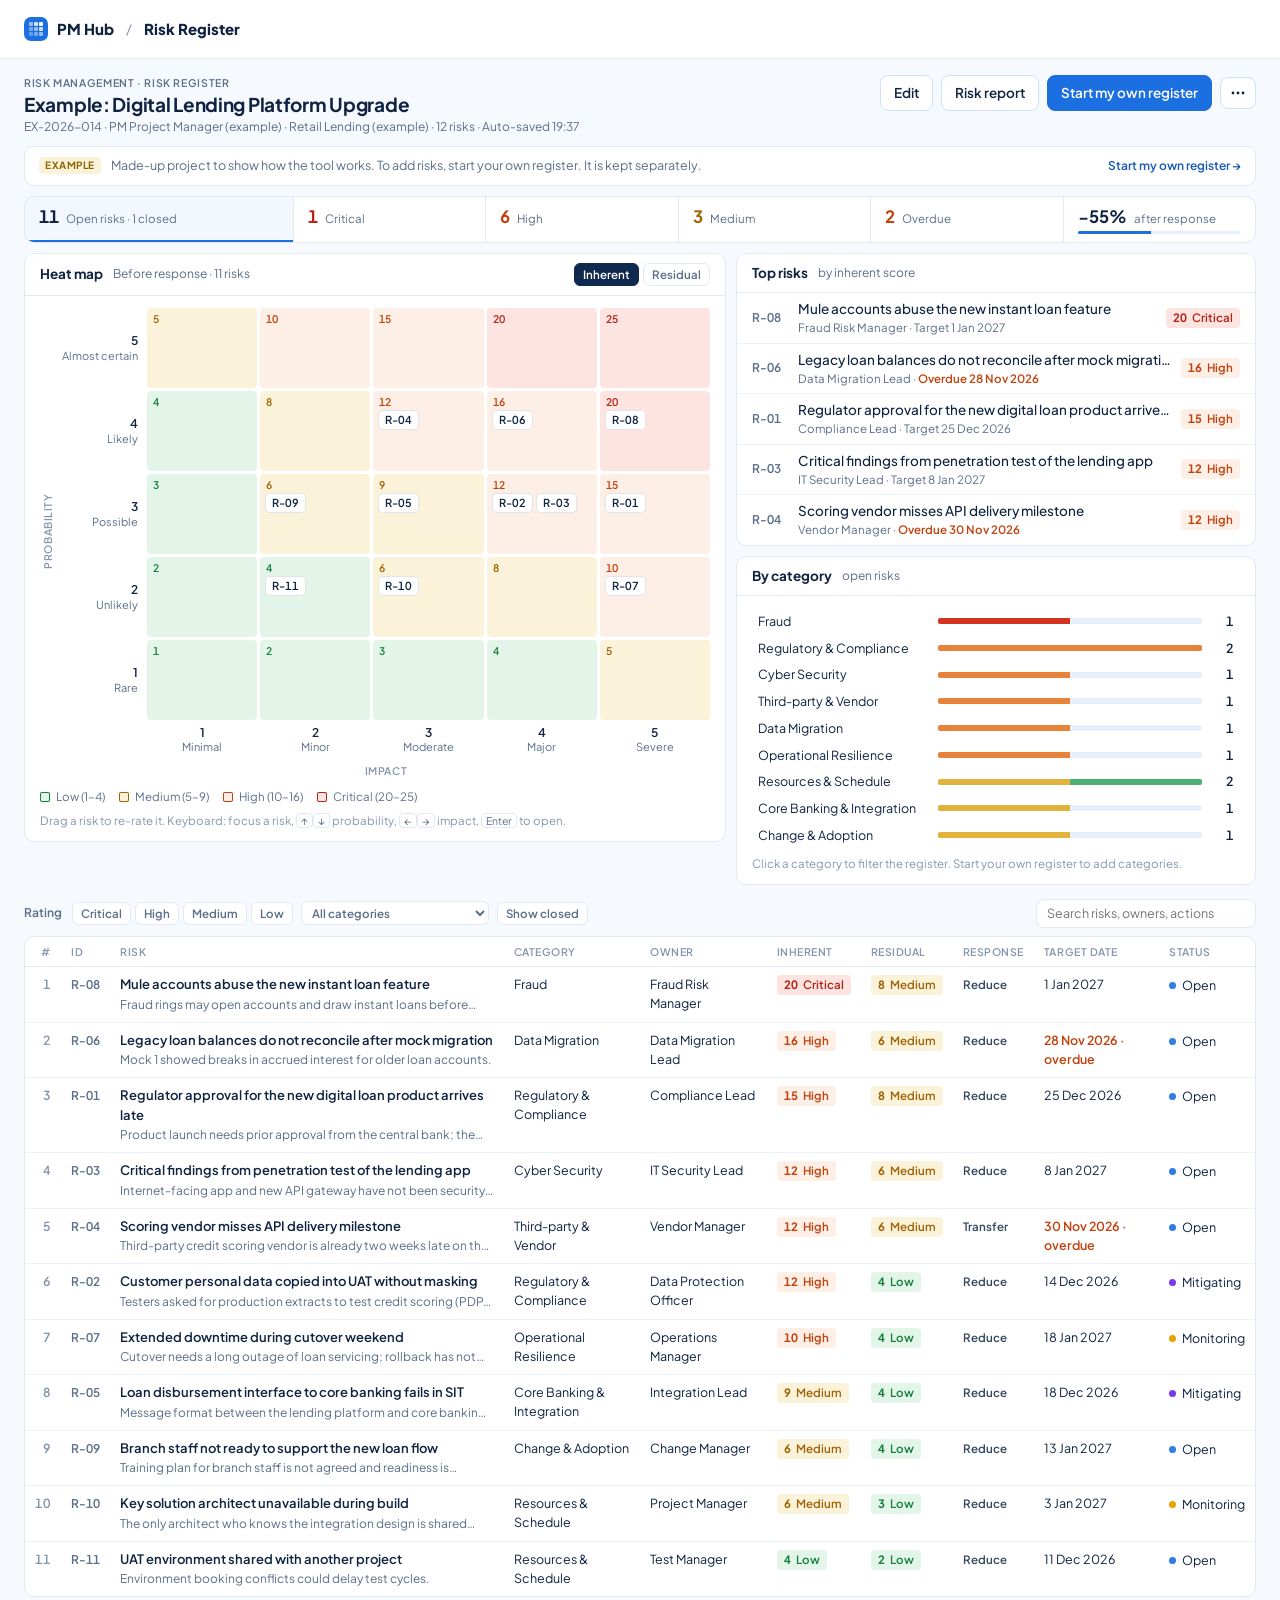
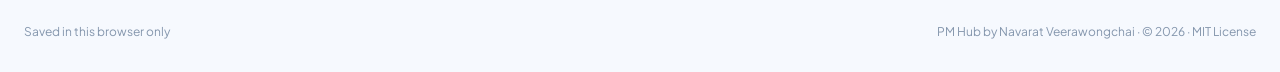
<file: risk-matrix/index.html>
<!doctype html>
<html lang="en">
<head>
<meta charset="utf-8">
<meta name="viewport" content="width=device-width, initial-scale=1">
<meta name="robots" content="noindex">
<title>Risk Register</title>
<link rel="preconnect" href="https://fonts.googleapis.com">
<link rel="stylesheet" href="https://fonts.googleapis.com/css2?family=Plus+Jakarta+Sans:wght@400;500;600;700;800&family=Noto+Sans+Thai:wght@400;500;600;700&display=swap">
<style>
:root{
  color-scheme:light;
  --ink:#0F2340;--ink-2:#33475F;--muted:#5B6E88;--faint:#8496AD;--accent:#1C6FE0;--accent-dark:#1559B5;--navy:#10294F;--navy-2:#1A3A6B;
  --bg:#FFFFFF;--page:#F6F9FE;--sky-50:#F3F8FF;--sky-100:#E6F0FD;--sky-200:#CFE0F7;--line:#E1E9F4;--line-2:#EEF3F9;--field:#C9D5E4;--field-hover:#9FB2C9;
  --low:#15803D;--low-bg:#E2F5E8;--med:#A16207;--med-bg:#FBF3D9;--high:#C2410C;--high-bg:#FDEEE6;--crit:#B42318;--crit-bg:#FDE4E1;
  --ok:#15803D;--late:#C2410C;--late-bg:#FDEEE6;
  --f-ui:"Plus Jakarta Sans","Noto Sans Thai",system-ui,-apple-system,"Segoe UI",sans-serif;
}
*{box-sizing:border-box}
[hidden]{display:none!important}
body{margin:0;background:var(--page);color:var(--ink);font:13.5px/1.5 var(--f-ui)}
button,input,select,textarea{font:inherit;color:inherit}
.wrap{max-width:1400px;margin:0 auto;padding:0 24px}
:focus-visible{outline:2px solid var(--accent);outline-offset:1px}
.sr{position:absolute;width:1px;height:1px;overflow:hidden;clip:rect(0 0 0 0);white-space:nowrap}
/* rating colours: --d text/dot, --bg tint, --fill bar */
.b-low{--d:var(--low);--bg:var(--low-bg);--fill:#4CAF73}.b-medium{--d:var(--med);--bg:var(--med-bg);--fill:#E2B33C}.b-high{--d:var(--high);--bg:var(--high-bg);--fill:#E8833A}.b-critical{--d:var(--crit);--bg:var(--crit-bg);--fill:#D1341F}

header.top{position:sticky;top:0;z-index:30;background:rgba(255,255,255,.95);backdrop-filter:blur(8px);border-bottom:1px solid var(--line)}
header .wrap{display:flex;align-items:center;gap:12px;min-height:58px;flex-wrap:wrap;padding-top:8px;padding-bottom:8px}
.brand{display:flex;align-items:center;gap:9px;font-weight:800;font-size:15px;color:var(--ink);text-decoration:none}
.crumb{color:var(--faint)}
.btn{display:inline-flex;align-items:center;gap:6px;border:1px solid var(--sky-200);background:#fff;border-radius:8px;padding:7px 13px;font-weight:600;cursor:pointer;white-space:nowrap;color:var(--ink)}
.btn:hover{background:var(--sky-50)}
.btn.primary{background:var(--accent);border-color:var(--accent);color:#fff}
.btn.primary:hover{background:var(--accent-dark)}
.btn.small{padding:4px 10px;font-size:12px}
.btn.icon{padding:7px 9px}
.btn.danger{color:var(--late);border-color:var(--late-bg)}
.btn.danger:hover{background:var(--late-bg)}
.link{border:0;background:none;color:var(--accent-dark);font-weight:600;font-size:12px;cursor:pointer;padding:2px 0}
.link:hover{text-decoration:underline}

.head{display:flex;align-items:flex-start;justify-content:space-between;gap:12px 20px;margin:16px 0 10px;flex-wrap:wrap}
.head-l{min-width:0;flex:1 1 300px}
.eyebrow{font-size:10.5px;font-weight:600;letter-spacing:.06em;text-transform:uppercase;color:var(--muted)}
h1{margin:2px 0 0;font-size:19px;line-height:1.25;letter-spacing:-.015em;font-weight:700}
.asof{color:var(--muted);font-size:12px;margin-top:1px}
.asof .bad{color:var(--late);font-weight:600}
.head-r{display:flex;align-items:center;gap:8px;flex-wrap:wrap;position:relative}
.menu{position:absolute;right:0;top:calc(100% + 6px);z-index:40;background:#fff;border:1px solid var(--line);border-radius:10px;box-shadow:0 12px 32px rgba(15,35,64,.14);min-width:230px;padding:4px}
.menu button{display:block;width:100%;text-align:left;border:0;background:none;border-radius:6px;padding:7px 10px;cursor:pointer;font-size:13px}
.menu button:hover{background:var(--sky-50)}
.menu hr{border:0;border-top:1px solid var(--line);margin:4px 0}
.menu .warn{color:var(--late)}

.gtype{font-size:10px;font-weight:700;letter-spacing:.05em;color:#8A6500;background:#FBF3D9;border-radius:4px;padding:1px 6px;white-space:nowrap}
.exnote{display:flex;align-items:center;gap:6px 10px;flex-wrap:wrap;background:#fff;border:1px solid var(--line);border-radius:10px;padding:8px 14px;margin-bottom:10px;font-size:12.5px;color:var(--muted)}
.exnote .link{margin-left:auto}

/* summary strip (same as Activity Tracker) */
.stats{display:grid;grid-template-columns:1.4fr repeat(5,1fr);gap:1px;background:var(--line);border:1px solid var(--line);border-radius:10px;overflow:hidden}
.stat{background:#fff;border:0;padding:8px 14px;display:flex;flex-wrap:wrap;align-items:baseline;column-gap:7px;text-align:left;min-width:0;position:relative}
button.stat{cursor:pointer}
button.stat:hover{background:var(--sky-50)}
button.stat[aria-pressed="true"]{background:var(--sky-50)}
button.stat[aria-pressed="true"]::after{content:"";position:absolute;left:0;right:0;bottom:0;height:2px;background:var(--accent)}
.stat b{display:block;font-size:17px;line-height:1.3;font-weight:700;font-variant-numeric:tabular-nums}
.stat span{font-size:11.5px;color:var(--muted);min-width:0}
.stat.b-critical b,.stat.b-high b,.stat.b-medium b{color:var(--d)}
.stat.late.has b{color:var(--late)}
.ptrack{flex-basis:100%;height:3px;border-radius:2px;background:var(--sky-100);margin-top:4px;overflow:hidden}
.ptrack i{display:block;height:100%;background:var(--accent)}

/* boxes */
.grid2{display:grid;grid-template-columns:minmax(0,1.35fr) minmax(0,1fr);gap:10px;align-items:start;margin:10px 0}
.side{display:grid;gap:10px}
.group{background:#fff;border:1px solid var(--line);border-radius:10px;overflow:hidden;min-width:0}
.gh{display:flex;align-items:center;gap:6px 10px;flex-wrap:wrap;padding:9px 15px;border-bottom:1px solid var(--line)}
.gh h2{margin:0;font-size:13.5px;font-weight:700}
.gh .sub{color:var(--muted);font-size:12px}
.gh .r{margin-left:auto;display:flex;gap:8px;align-items:center}
.gb{padding:12px 15px}
.chips{display:flex;gap:4px;flex-wrap:wrap}
.chip-f{border:1px solid var(--line);border-radius:6px;padding:2px 8px;font-size:11.5px;font-weight:600;cursor:pointer;background:#fff;color:var(--muted)}
.chip-f:hover{border-color:var(--sky-200);color:var(--ink)}
.chip-f[aria-pressed="true"]{background:var(--navy);border-color:var(--navy);color:#fff}

/* heat map */
.mx{display:grid;grid-template-columns:16px minmax(0,1fr);gap:6px}
.ax{font-size:10.5px;font-weight:600;letter-spacing:.05em;text-transform:uppercase;color:var(--faint)}
.ax-y{writing-mode:vertical-rl;transform:rotate(180deg);text-align:center}
.ax-x{grid-column:2;text-align:center;margin-top:3px}
.hm{display:grid;grid-template-columns:auto repeat(5,minmax(0,1fr));gap:3px}
.lab{font-size:11px;color:var(--muted);display:flex;flex-direction:column;justify-content:center;line-height:1.2;min-width:0}
.lab b{font-size:12px;color:var(--ink);font-weight:600}
.lab.y{text-align:right;align-items:flex-end;padding-right:6px;max-width:96px}
.lab.x{text-align:center;align-items:center;padding-top:3px}
.lab i{font-style:normal}
.cell{position:relative;min-height:80px;background:var(--bg);border-radius:4px;padding:19px 5px 5px;display:flex;flex-wrap:wrap;align-content:flex-start;gap:3px;outline:2px solid transparent;outline-offset:-2px}
.cell .n{position:absolute;top:3px;left:6px;font-size:10.5px;font-weight:600;color:var(--d);font-variant-numeric:tabular-nums}
.cell.over{outline-color:var(--accent)}
.chip{border:1px solid rgba(15,35,64,.12);background:#fff;color:var(--ink);border-radius:5px;padding:1px 6px;font-size:11px;font-weight:600;cursor:grab;touch-action:none;user-select:none;-webkit-user-select:none;line-height:1.45;font-variant-numeric:tabular-nums}
.chip:hover,.chip.hl{border-color:var(--accent);color:var(--accent-dark)}
.chip.closed{color:var(--faint);text-decoration:line-through}
.chip.lift{opacity:.3}
.ghost{position:fixed;z-index:100;pointer-events:none;transform:translate(-50%,-60%);box-shadow:0 6px 16px rgba(15,35,64,.2)}
body.dragging,body.dragging *{cursor:grabbing!important}
.legend{display:flex;gap:4px 14px;flex-wrap:wrap;margin-top:10px;font-size:11.5px;color:var(--muted)}
.legend span{display:flex;align-items:center;gap:6px}
.legend i{width:10px;height:10px;border-radius:2px;background:var(--bg);box-shadow:inset 0 0 0 1px var(--d)}
.hint{margin:6px 0 0;font-size:11.5px;color:var(--faint)}
kbd{font:inherit;font-size:10.5px;border:1px solid var(--line);border-radius:4px;padding:0 4px;background:#fff;color:var(--muted)}
.seg{display:inline-flex;gap:4px}
.seg button{border:1px solid var(--line);border-radius:6px;padding:2px 8px;font-size:11.5px;font-weight:600;cursor:pointer;background:#fff;color:var(--muted)}
.seg button[aria-pressed="true"]{background:var(--navy);border-color:var(--navy);color:#fff}

/* side lists */
.catrow{display:flex;align-items:center;gap:4px;border-radius:6px}
.catrow:hover{background:var(--sky-50,#F4F8FD)}
.cat{flex:1;min-width:0;display:grid;grid-template-columns:minmax(0,170px) minmax(0,1fr) 22px;gap:10px;align-items:center;padding:4px 6px;font:inherit;font-size:12.5px;color:inherit;background:none;border:0;border-radius:6px;text-align:left;cursor:pointer}
.cat.on{background:var(--navy);color:#fff}.cat.on .bar{background:rgba(255,255,255,.25)}
.cat .own{font-size:10.5px;color:var(--faint);margin-left:4px}.cat.on .own{color:rgba(255,255,255,.7)}
.catx{border:0;background:none;color:var(--faint);cursor:pointer;width:20px;height:20px;border-radius:4px;font-size:14px;line-height:1;padding:0}.catx:hover{color:#B42318;background:#FDE4E1}
.catadd{display:flex;gap:6px;margin-top:10px;padding-top:10px;border-top:1px solid var(--line-2)}
.catadd input{flex:1;min-width:0;border:1px solid var(--sky-200);border-radius:8px;padding:6px 9px;font:inherit;font-size:12.5px}
.catadd input:focus{outline:0;border-color:var(--accent);box-shadow:0 0 0 2px rgba(28,111,224,.18)}
.cat .nm{overflow:hidden;text-overflow:ellipsis;white-space:nowrap}
.bar{display:flex;height:6px;border-radius:2px;overflow:hidden;background:var(--sky-100)}
.bar i{display:block;height:100%;background:var(--fill)}
.cat b{text-align:right;font-weight:600;font-variant-numeric:tabular-nums}
.top5{list-style:none;margin:0;padding:0}
.top5 li{display:grid;grid-template-columns:38px minmax(0,1fr) auto;gap:8px;align-items:center;padding:6px 15px;border-top:1px solid var(--line-2);cursor:pointer}
.top5 li:first-child{border-top:0}
.top5 li:hover{background:#FBFCFE}
.top5 .t{overflow:hidden;text-overflow:ellipsis;white-space:nowrap;font-weight:500}
.top5 .o{font-size:11.5px;color:var(--muted)}
.code{font-weight:600;color:var(--muted);font-variant-numeric:tabular-nums;font-size:12px}
.pill{display:inline-flex;align-items:center;gap:5px;background:var(--bg);color:var(--d);border-radius:4px;padding:0 7px;font-size:11.5px;font-weight:600;white-space:nowrap;font-variant-numeric:tabular-nums;line-height:20px}
.pill b{font-weight:700}
div.empty{border:1px dashed var(--sky-200);border-radius:10px;padding:28px 16px;text-align:center;color:var(--muted);margin:2px}
div.empty b{display:block;color:var(--ink);font-size:14px;margin-bottom:4px}
.lt{color:var(--late);font-weight:600}

/* register */
.bar-f{display:flex;align-items:center;gap:8px;flex-wrap:wrap;margin:14px 0 8px}
.flabel{font-size:12px;color:var(--muted);font-weight:600;margin-right:2px}
.bar-f select{border:1px solid var(--line);border-radius:6px;padding:1px 6px;font-size:11.5px;font-weight:600;background:#fff;color:var(--muted);height:24px}
#q{margin-left:auto;border:1px solid var(--line);border-radius:8px;padding:4px 10px;font-size:12.5px;background:#fff;width:220px;max-width:100%}
.clear{border:0;background:none;color:var(--accent-dark);font-weight:600;cursor:pointer;font-size:12px}
.tscroll{overflow-x:auto}
table.reg{border-collapse:collapse;width:100%;min-width:980px}
.reg th{font-size:10.5px;font-weight:600;letter-spacing:.05em;text-transform:uppercase;color:var(--faint);text-align:left;padding:7px 10px;border-bottom:1px solid var(--line);white-space:nowrap;background:#fff}
.reg td{padding:8px 10px;border-bottom:1px solid var(--line-2);vertical-align:top;font-size:12.5px}
.reg tbody tr{cursor:pointer}
.reg tbody tr:hover td,.reg tbody tr.hl td{background:#FBFCFE}
.reg tr:last-child td{border-bottom:0}
.reg td.c-id{white-space:nowrap}
.reg td.c-risk{width:32%;min-width:240px}
.reg .num{color:var(--faint);font-weight:600;text-align:right;width:34px;font-variant-numeric:tabular-nums}
.reg .rt{border:0;background:none;padding:0;text-align:left;font-weight:600;cursor:pointer;color:var(--ink);font-size:13px}
.reg .ds{color:var(--muted);font-size:12px;margin-top:1px;display:-webkit-box;-webkit-line-clamp:1;-webkit-box-orient:vertical;overflow:hidden}
.reg tr.closed td{opacity:.6}
.reg tr.closed .rt{text-decoration:line-through}
.reg .late{color:var(--late);font-weight:600}
.strat{display:inline-block;font-size:11.5px;font-weight:600;white-space:nowrap;color:var(--ink-2)}
.st{display:inline-flex;align-items:center;gap:6px;white-space:nowrap}
.st::before{content:"";width:7px;height:7px;border-radius:50%;background:var(--sd)}
.st-Open{--sd:#2F7DE1}.st-Mitigating{--sd:#7C3AED}.st-Monitoring{--sd:#E8A200}.st-Closed{--sd:#A9B5C4}
.arrow{color:var(--faint);margin:0 3px}
.noresult{padding:26px 16px;text-align:center;color:var(--muted)}

/* dialog (same feel as Activity Tracker) */
dialog{border:0;border-radius:14px;padding:0;width:min(720px,calc(100vw - 32px));max-height:calc(100dvh - 24px);box-shadow:0 18px 50px rgba(15,35,64,.25);color:var(--ink)}
dialog::backdrop{background:rgba(15,35,64,.4)}
.dlg{display:flex;flex-direction:column;max-height:calc(100dvh - 24px)}
.dlg-h{display:flex;align-items:center;gap:10px;padding:18px 20px 4px}
.dlg-h h2{margin:0;font-size:17px;flex:1}
.xbtn{border:0;background:none;font-size:20px;line-height:1;cursor:pointer;color:var(--faint);padding:2px 6px;border-radius:6px}
.xbtn:hover{background:var(--sky-50);color:var(--ink)}
.dlg-b{overflow:auto;padding:0 20px 12px}
.dlg-f{display:flex;gap:8px;padding:12px 20px 18px;flex-wrap:wrap;align-items:center}
.dlg-f .sp{flex:1}
.sec{padding-top:12px;display:grid;gap:10px}
.sec>h3{margin:0;font-size:10.5px;font-weight:600;letter-spacing:.05em;text-transform:uppercase;color:var(--faint)}
.fg{display:grid;grid-template-columns:repeat(2,minmax(0,1fr));gap:10px}
.fg4{display:grid;grid-template-columns:repeat(4,minmax(0,1fr));gap:10px}
label.f,div.f{display:grid;gap:3px;font-size:12px;font-weight:600;color:var(--muted);min-width:0;align-content:start}
label.f input,label.f select,label.f textarea{width:100%;border:1px solid var(--sky-200);border-radius:8px;background:#fff;padding:7px 9px;font-weight:400;color:var(--ink)}
label.f textarea{resize:vertical;line-height:1.45}
label.f input:focus,label.f select:focus,label.f textarea:focus{outline:0;border-color:var(--accent);box-shadow:0 0 0 2px rgba(28,111,224,.18)}
label.f>span,div.f>span{display:flex;gap:6px;align-items:baseline;flex-wrap:wrap}
.assess{display:flex;align-items:center;gap:8px;flex-wrap:wrap;font-size:12.5px;color:var(--muted)}
.pick{display:grid;grid-template-columns:repeat(5,minmax(0,1fr));gap:4px}
.pick button{border:1px solid var(--sky-200);background:#fff;border-radius:8px;min-height:36px;font-weight:600;cursor:pointer;color:var(--ink);font-variant-numeric:tabular-nums}
.pick button:hover{background:var(--sky-50)}
.pick button[aria-pressed="true"]{background:var(--navy);border-color:var(--navy);color:#fff}
.pk-l{font-weight:600;color:var(--ink)}
.opt{font-weight:500;color:var(--faint)}
.auto{font-weight:600;color:var(--ok);font-size:11px}
.qplan{display:flex;gap:10px;align-items:center;flex-wrap:wrap;background:var(--sky-50);border-radius:8px;padding:8px 12px;font-size:12.5px;color:var(--ink-2)}
.qplan .sc{display:flex;align-items:center;gap:6px}
.qplan .pl{flex:1;min-width:220px}
details.more{border-top:1px solid var(--line);margin-top:14px}
details.more>summary{cursor:pointer;padding:10px 0 4px;font-weight:600;font-size:12.5px;color:var(--accent-dark);list-style:none;display:flex;gap:8px;align-items:baseline;flex-wrap:wrap}
details.more>summary::-webkit-details-marker{display:none}
details.more>summary::before{content:"+";width:12px;font-weight:700}
details.more[open]>summary::before{content:"−"}
details.more>summary .opt{font-size:11.5px}
.more-b{padding:0}
.sugg{background:var(--sky-50);border-radius:8px;padding:8px 12px;font-size:12.5px;display:grid;gap:6px}
.sugg .top{display:flex;align-items:center;gap:6px 12px;flex-wrap:wrap}
.sugg .top .t{flex:1;min-width:200px}
.sugg .why{color:var(--muted);font-size:11.5px}
.sugg .alts{display:flex;gap:4px;flex-wrap:wrap;align-items:center;font-size:11.5px;color:var(--muted)}
.alt{border:1px solid var(--line);background:#fff;border-radius:6px;padding:2px 8px;font-size:11.5px;font-weight:600;cursor:pointer;color:var(--accent-dark)}
.alt:hover{border-color:var(--sky-200)}
.src{font-size:11px;color:var(--faint);font-weight:500;text-transform:none;letter-spacing:0}

footer{margin:26px 0 30px;color:var(--faint);font-size:12px;display:flex;justify-content:space-between;gap:12px;flex-wrap:wrap}
.toast{position:fixed;bottom:22px;left:50%;transform:translateX(-50%);background:var(--navy);color:#fff;padding:9px 14px;border-radius:10px;z-index:200;font-size:13px;display:flex;gap:12px;align-items:center;max-width:calc(100vw - 32px)}
.toast button{background:none;border:0;color:#7CC0FF;font-weight:700;cursor:pointer}

@media(max-width:1020px){.grid2{grid-template-columns:minmax(0,1fr)}}
@media(max-width:900px){.stats{grid-template-columns:repeat(2,1fr)}.stat.overall{grid-column:1/-1}.stat:last-child{grid-column:1/-1}#q{margin-left:0;width:100%}}
@media(max-width:760px){
  table.reg{min-width:0}
  .reg thead{display:none}
  .reg,.reg tbody,.reg tr,.reg td{display:block}
  .reg tr{display:flex;flex-wrap:wrap;gap:4px 10px;padding:10px 15px;border-bottom:1px solid var(--line-2)}
  .reg td{border:0;padding:0;background:none!important}
  .reg td.c-risk{flex-basis:100%;order:-1}
  .reg .num{display:none}
  .reg td[data-l]::before{content:attr(data-l)" ";color:var(--faint);font-size:11px;font-weight:600}
  .reg .c-cat{color:var(--muted)}
  .reg td.c-risk .ds{-webkit-line-clamp:2}
}
@media(max-width:640px){
  .wrap{padding:0 16px}h1{font-size:20px}
  .fg{grid-template-columns:minmax(0,1fr)}.fg4{grid-template-columns:repeat(2,minmax(0,1fr))}
  .lab i{display:none}.lab.y{padding-right:3px}
  .cell{min-height:60px;padding:16px 3px 3px}.cell .n{left:4px;top:2px}
  .chip{font-size:10px;padding:0 4px}
}

/* ---------- report ---------- */
#rp{position:fixed;inset:0;z-index:300;background:#DDE4EE;overflow:auto}
.rp-bar{position:sticky;top:0;z-index:2;background:var(--navy);color:#fff;display:flex;align-items:center;gap:10px;flex-wrap:wrap;padding:10px 20px}
.rp-bar h2{margin:0;font-size:14px;flex:1;min-width:150px}
.rp-bar .tip{font-size:11.5px;color:#B9C8DD;flex-basis:100%;order:3}
@media(min-width:900px){.rp-bar .tip{flex-basis:auto;order:0}}
.rp-bar .btn{border-color:rgba(255,255,255,.25);background:rgba(255,255,255,.08);color:#fff}
.rp-bar .btn:hover{background:rgba(255,255,255,.16)}
.rp-bar .btn.primary{background:var(--accent);border-color:var(--accent)}
.paper{background:#fff;width:210mm;max-width:calc(100% - 24px);margin:20px auto 40px;padding:14mm 13mm;box-shadow:0 10px 40px rgba(15,35,64,.18);color:#0F2340;font-size:9.5pt;line-height:1.45}
@media(max-width:600px){.paper{padding:18px 14px;margin:12px auto 30px}}
.paper *{-webkit-print-color-adjust:exact;print-color-adjust:exact}
.r-band{display:flex;justify-content:space-between;align-items:center;border-bottom:2px solid var(--navy);padding-bottom:7px;margin-bottom:14px;font-size:8.5pt;color:var(--muted);gap:10px;flex-wrap:wrap}
.r-band .lg{display:flex;align-items:center;gap:7px;font-weight:700;color:var(--navy)}
.paper{position:relative;overflow:hidden}
.r-wm{position:absolute;top:22%;left:-10%;right:-10%;text-align:center;font-size:120pt;font-weight:800;letter-spacing:.1em;color:rgba(183,121,31,.11);transform:rotate(-28deg);pointer-events:none;z-index:1}
.r-conf.ex{border-color:#B7791F;color:#fff;background:#B7791F}
.r-conf{border:1px solid var(--late);color:var(--late);font-weight:700;letter-spacing:.08em;font-size:7.5pt;padding:2px 7px;border-radius:3px}
.r-title{font-size:9pt;font-weight:700;letter-spacing:.1em;text-transform:uppercase;color:var(--accent-dark)}
.r-h1{font-size:19pt;font-weight:800;letter-spacing:-.02em;margin:2px 0 10px;line-height:1.2}
.r-meta{display:grid;grid-template-columns:repeat(3,minmax(0,1fr));border:1px solid var(--line);border-radius:6px;overflow:hidden;margin-bottom:16px}
@media(max-width:600px){.r-meta{grid-template-columns:repeat(2,minmax(0,1fr))}}
.r-meta div{padding:6px 10px;border-right:1px solid var(--line);border-bottom:1px solid var(--line);min-width:0}
.r-meta span{display:block;font-size:7.5pt;color:var(--muted);text-transform:uppercase;letter-spacing:.06em;font-weight:700}
.r-meta b{font-weight:600}
.r-h2{font-size:11.5pt;font-weight:800;color:var(--navy);margin:18px 0 8px;padding-bottom:4px;border-bottom:1px solid var(--line);break-after:avoid}
.r-h2 span{color:var(--accent);margin-right:6px}
.r-kpis{display:grid;grid-template-columns:repeat(5,minmax(0,1fr));gap:8px;margin-bottom:10px}
@media(max-width:600px){.r-kpis{grid-template-columns:repeat(2,minmax(0,1fr))}}
.r-kpi{border:1px solid var(--line);border-radius:4px;padding:6px 9px}
.r-kpi span{display:block;font-size:7.5pt;color:var(--muted);text-transform:uppercase;letter-spacing:.05em;font-weight:700}
.r-kpi b{font-size:15pt;font-weight:700;line-height:1.2;color:var(--d,var(--ink))}
.r-kpi small{display:block;font-size:7.5pt;color:var(--muted)}
.r-sum{margin:0 0 4px;color:var(--ink-2)}
.r-sum li{margin-bottom:3px}
.r-maps{display:grid;grid-template-columns:repeat(2,minmax(0,1fr));gap:16px;break-inside:avoid}
@media(max-width:600px){.r-maps{grid-template-columns:minmax(0,1fr)}}
.r-map h4{margin:0 0 5px;font-size:9pt}
.r-hm{border-collapse:separate;border-spacing:2px;width:100%;table-layout:fixed}
.r-hm td{background:var(--bg);height:34px;vertical-align:top;padding:2px 3px;font-size:7pt;line-height:1.25;color:var(--ink)}
.r-hm td.ax{background:none;text-align:right;vertical-align:middle;width:16px;font-size:7.5pt;color:var(--muted);letter-spacing:0}
.r-hm tr.xl td{background:none;height:auto;text-align:center;font-size:7.5pt;color:var(--muted)}
.r-hm td b{display:block;font-size:6.5pt;color:var(--d)}
.r-cap{font-size:7.5pt;color:var(--muted);text-align:center;margin-top:2px}
table.r-t{width:100%;border-collapse:collapse;font-size:8.3pt}
.r-t th{background:var(--navy);color:#fff;text-align:left;font-weight:600;padding:5px 6px;font-size:7.5pt;letter-spacing:.03em}
.r-t td{border-bottom:1px solid var(--line);padding:5px 6px;vertical-align:top}
.r-t tr{break-inside:avoid}
.r-t tbody tr:nth-child(even) td{background:#F8FAFD}
.r-t .c{text-align:center}
.r-t .nw{white-space:nowrap}
.r-scroll{overflow-x:auto}
.r-pill{display:inline-block;background:var(--bg);color:var(--d);font-weight:700;border-radius:3px;padding:0 5px;white-space:nowrap}
.r-risk{border:1px solid var(--line);border-radius:4px;padding:8px 11px;margin-bottom:8px;break-inside:avoid}
.r-risk .hd{display:flex;gap:8px;align-items:baseline;flex-wrap:wrap}
.r-risk .hd b{font-size:10pt}
.r-risk .hd .r-pill{margin-left:auto}
.r-risk .mt{font-size:8pt;color:var(--muted);margin:1px 0 5px}
.r-risk .gr{display:grid;grid-template-columns:110px minmax(0,1fr);gap:3px 10px;font-size:8.5pt}
@media(max-width:600px){.r-risk .gr{grid-template-columns:minmax(0,1fr)}}
.r-risk .gr span{color:var(--muted);font-weight:600}
.r-risk ol{margin:0;padding-left:16px}
.r-scale{display:grid;grid-template-columns:repeat(3,minmax(0,1fr));gap:12px;align-items:start;break-inside:avoid}
@media(max-width:600px){.r-scale{grid-template-columns:minmax(0,1fr)}}
.r-foot{margin-top:18px;padding-top:7px;border-top:1px solid var(--line);font-size:7.5pt;color:var(--muted);display:flex;justify-content:space-between;gap:10px;flex-wrap:wrap}
.r-late{color:var(--late);font-weight:700}

@page{size:A4;margin:12mm 11mm 15mm;
  @bottom-left{content:"PM Hub by Navarat Veerawongchai · © 2026 · MIT License";font:7.5pt "Plus Jakarta Sans",sans-serif;color:#5B6E88}
  @bottom-right{content:"Page " counter(page) " of " counter(pages);font:7.5pt "Plus Jakarta Sans",sans-serif;color:#5B6E88}}
@media print{
  body{background:#fff}
  body>*:not(#rp){display:none!important}
  #rp{position:static;overflow:visible;background:#fff}
  .rp-bar{display:none}
  .paper{width:auto;max-width:none;margin:0;padding:0;box-shadow:none}
  .r-scroll{overflow:visible}
  .paper{overflow:visible}
  .r-wm{position:fixed;top:38%}
}
</style>
</head>
<body>
<header class="top"><div class="wrap">
  <a class="brand" href="../" aria-label="Back to PM Hub"><svg width="24" height="24" viewBox="0 0 24 24" aria-hidden="true"><rect width="24" height="24" rx="7" fill="#1C6FE0"/><rect x="5" y="5" width="4" height="4" rx="1" fill="#fff" opacity=".55"/><rect x="10" y="5" width="4" height="4" rx="1" fill="#fff" opacity=".8"/><rect x="15" y="5" width="4" height="4" rx="1" fill="#fff"/><rect x="5" y="10" width="4" height="4" rx="1" fill="#fff" opacity=".4"/><rect x="10" y="10" width="4" height="4" rx="1" fill="#fff" opacity=".55"/><rect x="15" y="10" width="4" height="4" rx="1" fill="#fff" opacity=".8"/><rect x="5" y="15" width="4" height="4" rx="1" fill="#fff" opacity=".3"/><rect x="10" y="15" width="4" height="4" rx="1" fill="#fff" opacity=".4"/><rect x="15" y="15" width="4" height="4" rx="1" fill="#fff" opacity=".55"/></svg>PM Hub</a><span class="crumb">/</span><span class="brand">Risk Register</span>
</div></header>

<div class="wrap" id="app"><main>
  <div class="head">
    <div class="head-l"><div class="eyebrow">Risk Management · Risk Register</div><h1 id="pname">My project</h1><div class="asof" id="pmeta"></div></div>
    <div class="head-r">
      <button class="btn" id="btn-ex" type="button">See example</button>
      <button class="btn" id="btn-proj" type="button">Edit</button>
      <button class="btn" id="btn-report" type="button">Risk report</button>
      <button class="btn primary" id="btn-add" type="button">+ Add risk</button>
      <button class="btn icon" id="btn-more" type="button" aria-haspopup="true" aria-expanded="false" aria-label="More options"><svg width="16" height="16" viewBox="0 0 16 16" aria-hidden="true" fill="currentColor"><circle cx="3" cy="8" r="1.4"/><circle cx="8" cy="8" r="1.4"/><circle cx="13" cy="8" r="1.4"/></svg></button>
      <div class="menu" id="menu" role="menu" hidden>
        <button type="button" role="menuitem" data-m="csv">Download register (Excel CSV)</button>
        <button type="button" role="menuitem" data-m="resetex" id="m-resetex">Reset example data</button>
        <hr>
        <button type="button" role="menuitem" data-m="export">Move to another device: export file</button>
        <button type="button" role="menuitem" data-m="import">Move to another device: import file</button>
        <hr>
        <button type="button" role="menuitem" data-m="clear" class="warn" id="m-clear">Clear my register</button>
      </div>
      <input type="file" id="file" accept=".json,application/json" hidden>
    </div>
  </div>
  <div class="exnote" id="exnote" hidden><span class="gtype">EXAMPLE</span><span>Made-up project to show how the tool works. To add risks, start your own register. It is kept separately.</span><button class="link" id="btn-start" type="button">Start my own register →</button></div>

  <section class="stats" id="stats" aria-label="Risk summary"></section>

  <div class="grid2">
    <section class="group" aria-labelledby="hm-title">
      <div class="gh"><h2 id="hm-title">Heat map</h2><span class="sub" id="hm-sub"></span>
        <div class="r"><div class="seg" role="group" aria-label="Rating view"><button type="button" data-view="inherent" aria-pressed="true">Inherent</button><button type="button" data-view="residual" aria-pressed="false">Residual</button></div></div></div>
      <div class="gb" id="hmwrap"></div>
    </section>
    <div class="side">
      <section class="group" aria-labelledby="top-title"><div class="gh"><h2 id="top-title">Top risks</h2><span class="sub">by inherent score</span></div><ol class="top5" id="top5"></ol></section>
      <section class="group" aria-labelledby="cat-title"><div class="gh"><h2 id="cat-title">By category</h2><span class="sub">open risks</span></div><div class="gb" id="cats"></div></section>
    </div>
  </div>

  <div class="bar-f">
    <span class="flabel">Rating</span>
    <div class="chips" id="fband" role="group" aria-label="Filter by rating"></div>
    <select id="fcat" aria-label="Filter by category"></select>
    <button class="chip-f" id="fclosed" type="button" aria-pressed="false">Show closed</button>
    <button class="clear" id="fclear" type="button" hidden>Clear filters</button>
    <input type="search" id="q" placeholder="Search risks, owners, actions" aria-label="Search risks">
  </div>
  <section class="group" aria-label="Risk register"><div class="tscroll"><table class="reg" id="reg"></table></div></section>
</main>
<footer><span id="saved">Saved in this browser only</span><span>PM Hub by Navarat Veerawongchai · © 2026 · MIT License</span></footer>
</div>

<dialog id="dlg" aria-labelledby="dlg-title">
  <form class="dlg" id="form" novalidate>
    <div class="dlg-h"><h2 id="dlg-title">Add risk</h2><button class="xbtn" type="button" data-close aria-label="Close">×</button></div>
    <div class="dlg-b">
      <div class="sec">
        <label class="f">What could go wrong? *<input id="f-title" required maxlength="160" placeholder="e.g. Vendor misses API delivery date" autocomplete="off"></label>
        <div class="fg"><label class="f"><span>Category <span class="auto" id="f-catauto"></span></span><input id="f-cat" list="catlist" maxlength="60" autocomplete="off" placeholder="Pick or type a category"><datalist id="catlist"></datalist></label><label class="f"><span>Risk owner <span class="opt">optional</span></span><input id="f-owner" maxlength="80" placeholder="Role or name"></label></div>
        <div class="fg">
          <div class="f"><span>How likely? <b class="pk-l" id="pk-p-l"></b></span><div class="pick" data-k="p" role="group" aria-label="Probability, 1 rare to 5 almost certain"></div></div>
          <div class="f"><span>How bad if it happens? <b class="pk-l" id="pk-i-l"></b></span><div class="pick" data-k="i" role="group" aria-label="Impact, 1 minimal to 5 severe"></div></div>
        </div>
        <input type="hidden" id="f-p"><input type="hidden" id="f-i">
        <div class="qplan" id="qplan" aria-live="polite"></div>
      </div>
      <details class="more" id="more">
        <summary>Add more detail <span class="opt">optional · description, residual rating, target date, response plan</span></summary>
        <div class="more-b">
          <div class="sec"><h3>Details</h3>
            <label class="f">Description (cause, event, consequence)<textarea id="f-desc" rows="2" placeholder="Keywords here also improve the recommended response."></textarea></label>
            <div class="fg4">
              <label class="f">Residual probability<select id="f-rp"></select></label>
              <label class="f">Residual impact<select id="f-ri"></select></label>
              <label class="f">Target date<input type="date" id="f-due"></label>
              <label class="f">Status<select id="f-status"></select></label>
            </div>
            <div class="assess" id="f-assess"></div>
          </div>
          <div class="sec"><h3>Response plan <span class="src" id="f-src"></span></h3>
            <div class="sugg" id="sugg" aria-live="polite"></div>
            <label class="f">Response strategy<select id="f-strategy"><option>Avoid</option><option>Reduce</option><option>Transfer</option><option>Accept</option></select></label>
            <label class="f">Actions (one per line)<textarea id="f-actions" rows="4"></textarea></label>
            <div class="fg"><label class="f">Early-warning trigger<textarea id="f-trigger" rows="3"></textarea></label><label class="f">Contingency step<textarea id="f-cont" rows="3"></textarea></label></div>
          </div>
        </div>
      </details>
    </div>
    <div class="dlg-f"><button class="btn danger" type="button" id="btn-del">Delete</button><span class="sp"></span><button class="btn" type="button" data-close>Cancel</button><button class="btn primary" type="submit" id="btn-save">Add risk</button></div>
  </form>
</dialog>

<dialog id="pdlg" aria-labelledby="pdlg-title">
  <form class="dlg" id="pform" novalidate>
    <div class="dlg-h"><h2 id="pdlg-title">Project details</h2><button class="xbtn" type="button" data-close aria-label="Close">×</button></div>
    <div class="dlg-b"><div class="sec">
      <label class="f">Project name *<input id="p-name" maxlength="120" required></label>
      <div class="fg"><label class="f">Project code<input id="p-code" maxlength="40"></label><label class="f">Project manager<input id="p-pm" maxlength="80"></label></div>
      <div class="fg"><label class="f">Business unit / sponsor<input id="p-unit" maxlength="80"></label><label class="f">Report classification<select id="p-class"><option>Confidential – Internal use</option><option>Internal use</option><option>Restricted</option><option>Public</option></select></label></div>
      <p class="hint">These details appear at the top of the page and on the risk report.</p>
    </div></div>
    <div class="dlg-f"><span class="sp"></span><button class="btn" type="button" data-close>Cancel</button><button class="btn primary" type="submit">Save</button></div>
  </form>
</dialog>

<div id="rp" hidden>
  <div class="rp-bar"><h2>Risk report preview</h2><span class="tip">PDF: choose “Save as PDF” as the destination in the print window.</span>
    <button class="btn primary" type="button" id="rp-pdf">Download PDF</button><button class="btn" type="button" id="rp-csv">Excel (CSV)</button><button class="btn" type="button" id="rp-close">Close</button></div>
  <article class="paper" id="paper"></article>
</div>

<div class="sr" aria-live="assertive" id="live"></div>
<div class="toast" id="toast" role="status" hidden><span id="toast-msg"></span><button type="button" id="toast-undo">Undo</button></div>

<script>
/* PM Hub Risk Matrix: built-in mitigation rule library.
   Written for PM Hub. Generic good practice for banking projects; not taken from any regulator or vendor text.
   Each rule: id, cat, name, kw (keyword stems, English matched at word start, Thai matched anywhere),
   strategy (Avoid | Reduce | Transfer | Accept), actions[], trigger, contingency. */
window.RISK_RULES = [
  /* ---------- Regulatory & Compliance ---------- */
  {id:"reg-approval",cat:"regulatory",name:"Regulatory approval and notification",
   kw:["regulat","central bank","approval","approve","notif","licen","circular","guideline","compliance","กฎระเบียบ","ธนาคารกลาง","อนุมัติ","แจ้ง","หน่วยงานกำกับ"],
   strategy:"Reduce",
   actions:["List every change in scope that touches a regulatory requirement and confirm the list with Compliance.","Agree with Compliance which items need prior approval or notification, and the filing lead time for each.","Add each filing to the plan as a milestone with a named owner and a buffer before go-live.","Keep an evidence pack ready: design decisions, test results, risk assessments and sign-offs."],
   trigger:"Compliance has not confirmed the requirement list six weeks before go-live, or the regulator asks for more information.",
   contingency:"Hold go-live for the affected scope only, release the parts that need no approval, and agree an interim manual control with Compliance."},
  {id:"reg-privacy",cat:"regulatory",name:"Personal data protection (PDPA)",
   kw:["pdpa","personal data","privacy","consent","data subject","retention","cross-border","pii","customer data","masking","unmask","ข้อมูลส่วนบุคคล","ความยินยอม","ความเป็นส่วนตัว"],
   strategy:"Reduce",
   actions:["Run a privacy impact assessment for every new or changed flow of personal data.","Record the lawful basis for each data use and get consent wording approved by the Data Protection Officer.","Mask or tokenise personal data before it reaches any non-production environment.","Set retention and deletion rules for the new data and test them before go-live."],
   trigger:"Unmasked personal data is found in a test environment, or consent wording is not approved by design sign-off.",
   contingency:"Remove the data, log it as a privacy incident and follow the breach-assessment procedure; pause the affected feature until the gap is closed."},
  {id:"reg-audit",cat:"regulatory",name:"Audit findings and control gaps",
   kw:["audit","finding","internal control","control gap","segregation","evidence","policy exception","ตรวจสอบ","ข้อตรวจพบ"],
   strategy:"Reduce",
   actions:["Invite Internal Audit and Operational Risk to the design review, not just the go-live review.","Add control evidence (approvals, test logs, access lists) to the delivery checklist for each release.","Check segregation of duties in every new role before user access is granted.","Track open findings in this register with due dates and owners."],
   trigger:"An audit finding passes its due date, or a control test fails during UAT.",
   contingency:"Put a compensating manual control in place and agree a dated remediation plan with Risk."},
  {id:"reg-aml",cat:"regulatory",name:"AML, KYC and sanctions screening",
   kw:["aml","kyc","know your customer","sanction","screening","cdd","onboarding","money laundering","ฟอกเงิน","รู้จักลูกค้า"],
   strategy:"Reduce",
   actions:["Confirm screening rules, lists and thresholds with the AML team before build.","Test with a set of known-match and near-match cases, and sign off the results with AML.","Run new and old screening in parallel and compare alert volumes.","Plan reviewer capacity for the expected alert volume after go-live."],
   trigger:"Alert volume in the parallel run differs from the current system by more than the agreed tolerance.",
   contingency:"Send all new onboarding to manual review until the rules are corrected and retested."},

  /* ---------- Cyber Security ---------- */
  {id:"cyber-vuln",cat:"cyber",name:"Vulnerabilities and security testing",
   kw:["vulnerab","penetration","pen test","pentest","vapt","patch","security test","code scan","owasp","internet-facing","exposure","web application","ช่องโหว่","ทดสอบเจาะระบบ"],
   strategy:"Reduce",
   actions:["Book penetration testing and code-scan slots at least four weeks before UAT exit.","Threat-model every internet-facing component during design.","Fix all critical and high findings before go-live; any exception needs a signed risk acceptance from the CISO.","Harden servers and containers to the bank's security baseline and keep the scan evidence."],
   trigger:"Critical or high findings are still open two weeks before go-live.",
   contingency:"Go live with the affected feature switched off or protected by a temporary firewall rule, with a CISO-approved fix date."},
  {id:"cyber-access",cat:"cyber",name:"Access and privileged accounts",
   kw:["access","privileged","password","credential","identity","mfa","admin","iam","shared account","generic account","สิทธิ์","รหัสผ่าน"],
   strategy:"Reduce",
   actions:["Design roles on least privilege and have the business owner approve each role.","Route all privileged access through the privileged access tool with session recording.","Remove shared and generic accounts before go-live.","Schedule the first user access review within 90 days of go-live."],
   trigger:"A shared or generic account is found, or an access review is overdue.",
   contingency:"Disable the account, rotate the credentials and review the activity logs with IT Security."},
  {id:"cyber-attack",cat:"cyber",name:"Cyber attack and ransomware",
   kw:["ransomware","malware","ddos","attack","breach","hack","intrusion","cyber","phishing","โจมตี","แฮก","ไซเบอร์"],
   strategy:"Reduce",
   actions:["Confirm the security operations team has monitoring use cases for the new system before go-live.","Keep immutable, offline backups and test a restore.","Update the incident response playbook for the new system and run a tabletop exercise.","Check whether cyber insurance covers the new service."],
   trigger:"Security monitoring raises an alert on the new system, or traffic is far above the normal pattern.",
   contingency:"Isolate the affected components, start the incident response plan, restore from a clean backup and notify as the policy requires."},

  /* ---------- Third-party & Vendor ---------- */
  {id:"vendor-delivery",cat:"vendor",name:"Vendor delivery performance",
   kw:["vendor","supplier","third party","third-party","outsourc","contractor","partner","fintech","sla","milestone","deliver","คู่ค้า","ผู้ขาย","ผู้ให้บริการ","ส่งมอบ"],
   strategy:"Transfer",
   actions:["Write milestones, acceptance criteria and service credits into the contract or statement of work.","Hold a weekly vendor status meeting with a burn-down of agreed deliverables.","Add a key-person clause for the vendor's lead roles.","Ask for early code drops so integration testing can start before the final delivery."],
   trigger:"The vendor misses two milestones in a row, or a named key person leaves the account.",
   contingency:"Escalate through contract governance and move critical-path work to an alternative vendor or the in-house team."},
  {id:"vendor-risk",cat:"vendor",name:"Third-party risk and outsourcing",
   kw:["due diligence","outsourcing","cloud","saas","data sharing","concentration","exit plan","vendor risk","hosting","คลาวด์","จ้างภายนอก"],
   strategy:"Reduce",
   actions:["Complete the third-party risk assessment (security, financial health, business continuity) before signing.","Check with Compliance whether the arrangement needs outsourcing approval or notification.","Include right-to-audit, data location and exit clauses in the contract.","Write a simple exit plan: who takes over, how data comes back, how long it takes."],
   trigger:"The vendor's risk rating drops, or the vendor reports a security or service incident.",
   contingency:"Run the exit plan or move to the backup provider for the critical services."},
  {id:"vendor-eol",cat:"vendor",name:"Product support and end of life",
   kw:["end of support","end of life","eol","eos","licence","license","roadmap","version","upgrade","unsupported","หมดอายุ","ไลเซนส์"],
   strategy:"Avoid",
   actions:["List every product and version in the solution with its vendor support end date.","Choose versions that stay supported for the planned life of the system.","Put support and upgrade commitments into the contract."],
   trigger:"A vendor announces end of support inside the system's planned life.",
   contingency:"Buy extended support and plan the upgrade as a funded follow-up project."},

  /* ---------- Core Banking & Integration ---------- */
  {id:"core-integration",cat:"core",name:"System integration and interfaces",
   kw:["integrat","interface","api","core banking","middleware","esb","upstream","downstream","sit","channel","real-time","message","เชื่อมต่อ","ระบบหลัก","อินเทอร์เฟซ"],
   strategy:"Reduce",
   actions:["Keep an interface inventory with an owner, spec version and test status for each interface.","Freeze interface specs early and put any later change through change control.","Use stubs or mocks so teams can test before the real systems are ready.","Run end-to-end SIT across all systems, including end-of-day batch and reconciliation."],
   trigger:"An interface spec changes after the freeze, or the SIT pass rate stays below 90% for a week.",
   contingency:"Keep the old interface running behind a switch, and move non-critical interfaces to the next release."},
  {id:"core-performance",cat:"core",name:"Performance, capacity and batch window",
   kw:["performance","volume","capacity","latency","peak","load","scalab","throughput","end of day","eod","batch","slow","response time","ประสิทธิภาพ","ช้า"],
   strategy:"Reduce",
   actions:["Set performance targets from real peak days such as payday and month-end.","Load-test at 1.5 times peak in a production-like environment.","Check that end-of-day and month-end batch jobs fit inside the batch window with room to spare.","Agree a capacity plan for the next two years with Infrastructure."],
   trigger:"Response time misses the target in load testing, or a batch run overruns its window.",
   contingency:"Scale out the infrastructure, reschedule non-critical batch jobs and throttle low-priority traffic."},
  {id:"core-config",cat:"core",name:"Core banking change and product setup",
   kw:["customis","customiz","parameter","product setup","configuration","legacy","interest","fee","calculation","ดอกเบี้ย","ค่าธรรมเนียม","พารามิเตอร์"],
   strategy:"Reduce",
   actions:["Keep customisation to a minimum and prefer standard configuration.","Have product owners review and sign off every product parameter.","Build an automated regression pack for interest, fee and balance calculations.","Put parameter changes in production under change control with maker-checker."],
   trigger:"Regression tests show differences in interest, fee or balance calculations.",
   contingency:"Roll back the parameter change and correct affected accounts through an approved manual adjustment."},

  /* ---------- Data Migration ---------- */
  {id:"mig-quality",cat:"migration",name:"Data migration quality and reconciliation",
   kw:["migrat","data quality","cleans","mapping","conversion","legacy data","reconcil","mock","ย้ายข้อมูล","โอนย้าย","คุณภาพข้อมูล","กระทบยอด"],
   strategy:"Reduce",
   actions:["Profile source data early and log every quality issue with the data owner who will fix it.","Have the business sign off the mapping rules.","Run at least three full-volume mock migrations before cutover.","Reconcile record counts, balances and key fields automatically, and agree the tolerance in advance."],
   trigger:"A mock migration shows reconciliation breaks above the tolerance, or data issues are still open at the second mock.",
   contingency:"Postpone cutover, or migrate the clean portion and keep the rest on the legacy system with a manual correction team."},
  {id:"mig-cutover",cat:"migration",name:"Cutover and rollback",
   kw:["cutover","go-live","go live","rollback","fallback","weekend","point of no return","ขึ้นระบบ","ย้อนกลับ"],
   strategy:"Reduce",
   actions:["Write an hour-by-hour cutover runbook and rehearse it at least twice.","Agree go / no-go criteria with business, IT and Operations.","Test the rollback steps and time them.","Prepare messages for customers, branches and the contact centre."],
   trigger:"A rehearsal runs over the window, or any go / no-go criterion is not met.",
   contingency:"Roll back to the legacy system before the point of no return and reschedule the cutover."},

  /* ---------- Operational Resilience ---------- */
  {id:"ops-outage",cat:"resilience",name:"Service outage and recovery",
   kw:["downtime","outage","availab","incident","resilien","failover","disaster","dr","bcp","recovery","rto","rpo","disruption","unplanned","ระบบล่ม","หยุดชะงัก","กู้คืน"],
   strategy:"Reduce",
   actions:["Map the critical business services the system supports and agree recovery time and data loss targets.","Design for high availability and test failover and disaster recovery before go-live.","Prepare runbooks and an on-call rota for the first months.","Set monitoring and alert thresholds for the key business transactions."],
   trigger:"A disaster recovery test misses its recovery target, or there are repeated priority 1 or 2 incidents in hypercare.",
   contingency:"Start business continuity workarounds, switch to the recovery site and send prepared customer messages."},
  {id:"ops-hypercare",cat:"resilience",name:"Handover to operations and hypercare",
   kw:["hypercare","production support","handover","operations","support team","run team","bau","ส่งมอบงาน","ทีมปฏิบัติการ"],
   strategy:"Reduce",
   actions:["Define the hypercare period and its exit criteria before go-live.","Bring the operations team into UAT.","Get runbooks and knowledge transfer signed off by Operations.","Set up a daily war room for the first two weeks."],
   trigger:"The support backlog grows three days in a row, or the operations team is not trained two weeks before go-live.",
   contingency:"Extend hypercare with project staff and ask the vendor for on-site support."},

  /* ---------- Fraud ---------- */
  {id:"fraud-digital",cat:"fraud",name:"Digital channel fraud",
   kw:["fraud","scam","mule","account takeover","social engineering","unauthori","otp","sim swap","impersonat","ทุจริต","มิจฉาชีพ","หลอกลวง","บัญชีม้า"],
   strategy:"Reduce",
   actions:["Walk through fraud scenarios with the Fraud team during design.","Set transaction limits, device binding and a cooling-off period for new payees.","Add real-time fraud monitoring rules for the new channel before launch.","Plan customer education messages for launch."],
   trigger:"Fraud alerts or complaints about unauthorised transactions rise above the normal level.",
   contingency:"Lower limits or suspend the feature, freeze suspicious accounts and follow the customer reimbursement process."},
  {id:"fraud-internal",cat:"fraud",name:"Internal fraud and manual overrides",
   kw:["internal fraud","insider","maker checker","maker-checker","collusion","override","manual adjustment","ทุจริตภายใน"],
   strategy:"Reduce",
   actions:["Require maker-checker on sensitive changes and payments.","Keep a full audit trail that users cannot change.","Review manual overrides weekly with the business owner."],
   trigger:"Overrides by one user or team are well above the usual pattern.",
   contingency:"Suspend the access, start an investigation with Fraud and Internal Audit."},

  /* ---------- Change & Adoption ---------- */
  {id:"chg-adoption",cat:"change",name:"User adoption and readiness",
   kw:["adoption","user","training","resistance","change management","branch","staff","readiness","usability","customer experience","communicat","อบรม","ผู้ใช้","สาขา","พนักงาน"],
   strategy:"Reduce",
   actions:["Do an impact analysis for each user role: what changes in their day.","Name change champions in each branch or unit.","Give role-based training with a practice environment before go-live.","Run a readiness survey and publish quick guides and FAQs."],
   trigger:"Training completion is below 80% two weeks before go-live, or the readiness survey score is low.",
   contingency:"Roll out in phases, put floor-walkers in branches and extend the parallel run."},
  {id:"chg-scope",cat:"change",name:"Scope and requirement changes",
   kw:["scope","requirement","change request","scope creep","unclear","sign-off","signoff","business requirement","ขอบเขต","ความต้องการ"],
   strategy:"Avoid",
   actions:["Baseline requirements and get business sign-off before build.","Send every change request through a change control board with impact on time and cost.","Prioritise with MoSCoW and keep a traceability matrix."],
   trigger:"Change requests exceed the agreed number per month, or sign-off is late.",
   contingency:"Move non-critical scope to a later release and re-baseline the plan."},

  /* ---------- Resources & Schedule ---------- */
  {id:"res-people",cat:"resource",name:"Key people and team capacity",
   kw:["resource","key person","sme","availab","attrition","turnover","resign","skill","capacity","architect","บุคลากร","ลาออก","ทรัพยากร"],
   strategy:"Reduce",
   actions:["Name a backup for every key role in the resource plan.","Agree subject-matter expert time with their line managers in writing.","Document decisions and designs as you go so knowledge does not sit with one person.","Keep a short onboarding guide for new team members."],
   trigger:"A key person gives notice, or expert availability falls below the agreed share.",
   contingency:"Bring in contractors or vendor staff and re-plan the affected work."},
  {id:"res-schedule",cat:"resource",name:"Schedule delay and dependencies",
   kw:["delay","schedule","timeline","deadline","late","slip","critical path","dependen","environment","ล่าช้า","กำหนดการ","เลื่อน"],
   strategy:"Reduce",
   actions:["Track the critical path weekly.","Keep a buffer before fixed dates such as regulatory deadlines.","Keep a dependency log with owners and due dates.","Agree escalation rules so slips are raised early."],
   trigger:"A critical-path task slips more than five working days, or more than half of the buffer is used.",
   contingency:"Fast-track or add people to critical tasks, cut scope, or re-baseline with the steering committee."},
  {id:"res-budget",cat:"resource",name:"Budget and cost overrun",
   kw:["budget","cost","overrun","funding","capex","opex","งบประมาณ","ค่าใช้จ่าย"],
   strategy:"Reduce",
   actions:["Track actual and forecast cost against the baseline every month.","Hold a contingency reserve and agree who can release it.","Require cost impact on every change request."],
   trigger:"The forecast exceeds the budget by more than 5%.",
   contingency:"Use the reserve, re-prioritise scope, or request extra funding from the steering committee."},

  /* ---------- Fallback ---------- */
  {id:"generic",cat:"other",name:"General risk response",
   kw:[],
   strategy:"Reduce",
   actions:["Confirm the risk owner and the root cause with the team.","Agree one or two controls that lower the chance or the impact.","Review this risk at every project risk meeting until it is closed."],
   trigger:"The probability or impact score rises, or a related issue is raised.",
   contingency:"Escalate to the steering committee with options and their cost."}
];
</script>
<script>
(function(){
"use strict";
var KEY="pmhub.riskmatrix.v1";
var CATS=[["regulatory","Regulatory & Compliance"],["cyber","Cyber Security"],["vendor","Third-party & Vendor"],["core","Core Banking & Integration"],["migration","Data Migration"],["resilience","Operational Resilience"],["fraud","Fraud"],["change","Change & Adoption"],["resource","Resources & Schedule"],["other","Other"]];
var CAT={};CATS.forEach(function(c){CAT[c[0]]=c[1]});
function catName(c){return CAT[c]||c||"Other"}
function toCat(v){ // built-in label or id -> its id; anything else is the user's own category, kept as typed
  v=String(v||"").replace(/\s+/g," ").trim().slice(0,60);if(!v)return "other";var l=v.toLowerCase();
  for(var k=0;k<CATS.length;k++)if(CATS[k][0]===l||CATS[k][1].toLowerCase()===l)return CATS[k][0];
  var own=allCats().filter(function(c){return c[0].toLowerCase()===l})[0];return own?own[0]:v}
function allCats(){var seen={},own=[];(state?(state.cats||[]).concat(state.risks.map(function(r){return r.cat})):[]).forEach(function(c){if(!CAT[c]&&!seen[c.toLowerCase()]){seen[c.toLowerCase()]=1;own.push([c,c])}});
  own.sort(function(a,b){return a[1].localeCompare(b[1])});return CATS.slice(0,-1).concat(own,[CATS[CATS.length-1]])}
function fillCatLists(){var cs=allCats();if(ui.cat&&!cs.some(function(c){return c[0]===ui.cat}))ui.cat="";
  $("#fcat").innerHTML='<option value="">All categories</option>'+cs.map(function(c){return '<option value="'+esc(c[0])+'">'+esc(c[1])+'</option>'}).join("");$("#fcat").value=ui.cat;
  $("#catlist").innerHTML=cs.map(function(c){return '<option value="'+esc(c[1])+'"></option>'}).join("")}
var PL=["","Rare","Unlikely","Possible","Likely","Almost certain"];
var IL=["","Minimal","Minor","Moderate","Major","Severe"];
var PD=["","Less than 10% chance during the project","10–30% chance","30–50% chance","50–80% chance","More than 80% chance"];
var ID=["","Negligible effect on cost, time or customers","Small slip or cost; no customer or regulatory effect","Noticeable delay or cost; limited customer effect","Major delay, cost or customer harm; possible regulatory breach","Critical service failure, regulatory sanction or major financial loss"];
var STATUSES=["Open","Mitigating","Monitoring","Closed"];
var STRATS=["Avoid","Reduce","Transfer","Accept"];
var BANDS=[["critical","Critical","20–25"],["high","High","10–16"],["medium","Medium","5–9"],["low","Low","1–4"]];
var CLASSES=["Confidential – Internal use","Internal use","Restricted","Public"];
var RULES=window.RISK_RULES||[];
var RULE={};RULES.forEach(function(r){RULE[r.id]=r});
var MON=["Jan","Feb","Mar","Apr","May","Jun","Jul","Aug","Sep","Oct","Nov","Dec"];

function $(s){return document.querySelector(s)}
function esc(s){return String(s==null?"":s).replace(/[&<>"']/g,function(c){return{"&":"&amp;","<":"&lt;",">":"&gt;",'"':"&quot;","'":"&#39;"}[c]})}
function clamp(n,d){n=parseInt(n,10);return n>=1&&n<=5?n:d}
function band(s){return s>=20?"critical":s>=10?"high":s>=5?"medium":"low"}
function bandName(b){return {critical:"Critical",high:"High",medium:"Medium",low:"Low"}[b]}
function inh(r){return r.p*r.i}
function res(r){return r.rp*r.ri}
function pad(n){return String(n).padStart(2,"0")}
function iso(d){return d.getFullYear()+"-"+pad(d.getMonth()+1)+"-"+pad(d.getDate())}
function today(){return iso(new Date())}
function addDays(n){var d=new Date();d.setDate(d.getDate()+n);return iso(d)}
function fmtDate(s){if(!s)return "—";var m=/^(\d{4})-(\d{2})-(\d{2})$/.exec(s);return m?(+m[3])+" "+MON[+m[2]-1]+" "+m[1]:s}
function fmtTime(t){var d=new Date(t);return (+d.getDate())+" "+MON[d.getMonth()]+" "+d.getFullYear()+", "+pad(d.getHours())+":"+pad(d.getMinutes())}
function late(r){return r.status!=="Closed"&&r.due&&r.due<today()}
function pill(s){var b=band(s);return '<span class="pill b-'+b+'"><b>'+s+'</b>'+bandName(b)+'</span>'}

/* ---------- recommendation engine ---------- */
function kwHit(text,k){
  if(/[^\x00-\x7f]/.test(k))return text.indexOf(k)>=0;
  return new RegExp("(^|[^a-z0-9])"+k.replace(/[.*+?^${}()|[\]\\]/g,"\\$&")).test(text);
}
function suggest(r){
  var text=((r.title||"")+" "+(r.desc||"")).toLowerCase();
  var out=RULES.filter(function(x){return x.id!=="generic"}).map(function(x){
    var hits=x.kw.filter(function(k){return kwHit(text,k)});
    return {rule:x,hits:hits,score:hits.length*2+(x.cat===r.cat?3:0)};
  }).filter(function(m){return m.score>0}).sort(function(a,b){return b.score-a.score||b.hits.length-a.hits.length});
  if(!out.length)out=[{rule:RULE.generic,hits:[],score:0}];
  return out.slice(0,4);
}
function mitFrom(rule){return {strategy:rule.strategy,actions:rule.actions.slice(),trigger:rule.trigger,contingency:rule.contingency,src:"library:"+rule.id}}

/* ---------- state ---------- */
var state,ui={view:"inherent",q:"",cat:"",band:"",late:false,closed:false},undoSnap=null,saveOk=true;
function blank(){return {v:2,name:"My project",code:"",pm:"",unit:"",cls:CLASSES[0],example:false,seq:1,risks:[],cats:[],savedAt:0}}
function mk(o,seq){
  var r={id:"r"+Date.now().toString(36)+Math.random().toString(36).slice(2,6),code:"R-"+pad(seq),title:o.title,desc:o.desc||"",cat:o.cat,owner:o.owner||"",p:o.p,i:o.i,rp:o.rp||o.p,ri:o.ri||o.i,due:o.due||"",status:o.status||"Open"};
  r.mit=mitFrom(suggest(r)[0].rule);return r;
}
function example(){
  var d=[
    ["Regulator approval for the new digital loan product arrives late","Product launch needs prior approval from the central bank; the filing pack is not started.","regulatory","Compliance Lead",3,5,2,4,"Open",21],
    ["Customer personal data copied into UAT without masking","Testers asked for production extracts to test credit scoring (PDPA exposure).","regulatory","Data Protection Officer",3,4,1,4,"Mitigating",10],
    ["Critical findings from penetration test of the lending app","Internet-facing app and new API gateway have not been security tested yet.","cyber","IT Security Lead",3,4,2,3,"Open",35],
    ["Scoring vendor misses API delivery milestone","Third-party credit scoring vendor is already two weeks late on the sandbox drop.","vendor","Vendor Manager",4,3,3,2,"Open",-4],
    ["Loan disbursement interface to core banking fails in SIT","Message format between the lending platform and core banking is still changing.","core","Integration Lead",3,3,2,2,"Mitigating",14],
    ["Legacy loan balances do not reconcile after mock migration","Mock 1 showed breaks in accrued interest for older loan accounts.","migration","Data Migration Lead",4,4,2,3,"Open",-6],
    ["Extended downtime during cutover weekend","Cutover needs a long outage of loan servicing; rollback has not been timed.","resilience","Operations Manager",2,5,1,4,"Monitoring",45],
    ["Mule accounts abuse the new instant loan feature","Fraud rings may open accounts and draw instant loans before monitoring catches them.","fraud","Fraud Risk Manager",4,5,2,4,"Open",28],
    ["Branch staff not ready to support the new loan flow","Training plan for branch staff is not agreed and readiness is unknown.","change","Change Manager",3,2,2,2,"Open",40],
    ["Key solution architect unavailable during build","The only architect who knows the integration design is shared with another programme.","resource","Project Manager",2,3,1,3,"Monitoring",30],
    ["UAT environment shared with another project","Environment booking conflicts could delay test cycles.","resource","Test Manager",2,2,1,2,"Open",7],
    ["Hardware for the recovery site delivered late","Supplier delivery for recovery site servers slipped by a month.","vendor","Infrastructure Lead",1,4,1,2,"Closed",-20]
  ];
  var s={v:2,name:"Digital Lending Platform Upgrade",code:"EX-2026-014",pm:"Project Manager (example)",unit:"Retail Lending (example)",cls:CLASSES[0],example:true,seq:1,risks:[],savedAt:0};
  d.forEach(function(x){s.risks.push(mk({title:x[0],desc:x[1],cat:x[2],owner:x[3],p:x[4],i:x[5],rp:x[6],ri:x[7],status:x[8],due:addDays(x[9])},s.seq++))});
  return s;
}
function clean(o){
  if(!o||!Array.isArray(o.risks))return null;
  var s={v:2,name:String(o.name||"My project").slice(0,120),code:String(o.code||"").slice(0,40),pm:String(o.pm||"").slice(0,80),unit:String(o.unit||"").slice(0,80),cls:CLASSES.indexOf(o.cls)>=0?o.cls:CLASSES[0],example:!!o.example,seq:1,risks:[],savedAt:+o.savedAt||0};
  o.risks.forEach(function(r){
    if(!r||!r.title)return;
    var m=r.mit||{},p=clamp(r.p,3),i=clamp(r.i,3);
    s.risks.push({id:String(r.id||("r"+Math.random().toString(36).slice(2,10))),code:String(r.code||"").slice(0,12),title:String(r.title).slice(0,160),desc:String(r.desc||"").slice(0,2000),cat:CAT[r.cat]?r.cat:(String(r.cat||"").replace(/\s+/g," ").trim().slice(0,60)||"other"),owner:String(r.owner||"").slice(0,80),
      p:p,i:i,rp:clamp(r.rp,p),ri:clamp(r.ri,i),due:/^\d{4}-\d{2}-\d{2}$/.test(r.due||"")?r.due:"",status:STATUSES.indexOf(r.status)>=0?r.status:"Open",
      mit:{strategy:STRATS.indexOf(m.strategy)>=0?m.strategy:"Reduce",actions:Array.isArray(m.actions)?m.actions.map(String).filter(Boolean).slice(0,30):[],trigger:String(m.trigger||""),contingency:String(m.contingency||""),src:String(m.src||"edited")}});
  });
  var max=0;s.risks.forEach(function(r){var n=parseInt((r.code.match(/\d+/)||[0])[0],10);if(n>max)max=n});
  s.risks.forEach(function(r){if(!r.code)r.code="R-"+pad(++max)});
  s.seq=Math.max(parseInt(o.seq,10)||0,max+1);
  s.cats=[];(Array.isArray(o.cats)?o.cats:[]).forEach(function(c){c=String(c||"").replace(/\s+/g," ").trim().slice(0,60);if(c&&!CAT[c.toLowerCase()]&&!CATS.some(function(x){return x[1].toLowerCase()===c.toLowerCase()})&&!s.cats.some(function(x){return x.toLowerCase()===c.toLowerCase()})&&s.cats.length<40)s.cats.push(c)});
  return s;
}
var KEY_EX="pmhub.riskmatrix.example.v1",KEY_MODE="pmhub.riskmatrix.mode",mode="example";
function rd(k){try{var t=localStorage.getItem(k);return t?clean(JSON.parse(t)):null}catch(e){return null}}
function load(){
  var mine=rd(KEY),ex=rd(KEY_EX),m=null;try{m=localStorage.getItem(KEY_MODE)}catch(e){}
  if(mine&&mine.example){if(!ex)ex=mine;mine=null;try{localStorage.removeItem(KEY);localStorage.setItem(KEY_EX,JSON.stringify(ex))}catch(e){}} // older drafts kept the example in the main slot
  mode=m?(m==="mine"?"mine":"example"):(mine&&mine.risks.length?"mine":"example"); // first visit opens on the example
  return mode==="mine"?(mine||blank()):(ex||example());
}
function switchMode(m){
  save();mode=m;state=m==="mine"?(rd(KEY)||blank()):(rd(KEY_EX)||example());undoSnap=null;
  save();render();window.scrollTo(0,0);
  toast(m==="mine"?(state.risks.length?"Showing your register":"Your register is ready. Add your first risk."):"Showing the example project",false);
}
var CHECK='<svg width="14" height="14" viewBox="0 0 16 16" aria-hidden="true" fill="none" stroke="currentColor" stroke-width="2" stroke-linecap="round" stroke-linejoin="round"><circle cx="8" cy="8" r="6.5" stroke-width="1.5"/><path d="M5.2 8.2 7 10l3.8-4"/></svg>';
function save(){
  state.savedAt=Date.now();
  try{localStorage.setItem(mode==='mine'?KEY:KEY_EX,JSON.stringify(state));localStorage.setItem(KEY_MODE,mode);saveOk=true}catch(e){saveOk=false}
  showSaved();
}
function showSaved(){
  $("#saved").textContent=saveOk?"Saved in this browser only":"Could not save in this browser. Changes last until you close the page.";
  var a=$("#asaved");if(a){a.className=saveOk?"":"bad";a.textContent=saveOk?"Auto-saved "+(state.savedAt?(iso(new Date(state.savedAt))===today()?fmtTime(state.savedAt).split(", ")[1]:fmtTime(state.savedAt)):""):"Not saved"}
}
function snap(){undoSnap=JSON.stringify(state)}
function commit(msg,canUndo){save();render();if(msg)toast(msg,canUndo)}
function byId(id){for(var k=0;k<state.risks.length;k++)if(state.risks[k].id===id)return state.risks[k]}
function ranked(){return state.risks.slice().sort(function(a,b){return (a.status==="Closed")-(b.status==="Closed")||inh(b)-inh(a)||res(b)-res(a)||b.i-a.i||a.code.localeCompare(b.code)})}
function openRisks(){return state.risks.filter(function(r){return r.status!=="Closed"})}

/* ---------- render ---------- */
function render(){
  var ex=mode==="example";
  $("#pname").textContent=(ex?"Example: ":"")+state.name;document.title=(ex?"Example: ":"")+state.name+" · Risk Register";
  $("#pmeta").innerHTML=[state.code,state.pm?"PM "+state.pm:"",state.unit,state.risks.length+" risks"].filter(Boolean).map(esc).join(" · ")+" · "+'<span id="asaved"></span>';
  $("#exnote").hidden=!ex;showSaved();
  $("#btn-ex").hidden=ex;$("#btn-add").textContent=ex?"Start my own register":"+ Add risk";$("#btn-add").title=ex?"The example is read-only for new risks. Start your own register to add risks.":"";$("#m-resetex").hidden=!ex;$("#m-clear").hidden=ex;
  fillCatLists();renderStats();renderMap();renderCats();renderTop();renderTable();
}
function renderStats(){
  var open=openRisks(),c={critical:0,high:0,medium:0,low:0};open.forEach(function(r){c[band(inh(r))]++});
  var ti=0,tr=0;open.forEach(function(r){ti+=inh(r);tr+=res(r)});
  var red=ti?Math.round((1-tr/ti)*100):0,lt=open.filter(late).length,none=!ui.band&&!ui.late;
  function st(k,label){return '<button class="stat b-'+k+'" type="button" data-band="'+k+'" aria-pressed="'+(ui.band===k)+'"><b>'+c[k]+'</b><span>'+label+'</span></button>'}
  $("#stats").innerHTML='<button class="stat overall" type="button" data-band="" aria-pressed="'+none+'"><b>'+open.length+'</b><span>Open risks · '+(state.risks.length-open.length)+' closed</span></button>'+
    st("critical","Critical")+st("high","High")+st("medium","Medium")+
    '<button class="stat late'+(lt?" has":"")+'" type="button" data-late aria-pressed="'+ui.late+'"><b>'+lt+'</b><span>Overdue</span></button>'+
    '<div class="stat"><b>'+(ti?"−"+red+"%":"–")+'</b><span>after response</span><span class="ptrack" title="Total score '+ti+' → '+tr+'"><i style="width:'+(ti?Math.round(tr/ti*100):0)+'%"></i></span></div>';
}
function visible(r){return ui.closed||r.status!=="Closed"}
function pos(r){return ui.view==="residual"?[r.rp,r.ri]:[r.p,r.i]}
function renderMap(){
  var wrap=$("#hmwrap");
  document.querySelectorAll("[data-view]").forEach(function(b){b.setAttribute("aria-pressed",b.dataset.view===ui.view)});
  if(!state.risks.length){$("#hm-sub").textContent="";wrap.innerHTML='<div class="empty"><b>No risks yet</b>Add the risks you are concerned about. Each one gets a recommended response plan from the built-in library.<p style="display:flex;gap:8px;justify-content:center;flex-wrap:wrap"><button class="btn primary" type="button" data-add>Add first risk</button><button class="btn" type="button" data-ex>See example</button></p></div>';return}
  var shown=state.risks.filter(visible);
  $("#hm-sub").textContent=(ui.view==="residual"?"After response · ":"Before response · ")+shown.length+" risks";
  var h='<div class="mx"><div class="ax ax-y">Probability</div><div class="hm" role="grid" aria-label="'+(ui.view==="residual"?"Residual":"Inherent")+' risk heat map. Rows: probability 5 to 1. Columns: impact 1 to 5.">';
  for(var p=5;p>=1;p--){
    h+='<div class="lab y" role="rowheader"><b>'+p+'</b><i>'+PL[p]+'</i></div>';
    for(var i=1;i<=5;i++){
      var s=p*i,b=band(s),here=shown.filter(function(r){var q=pos(r);return q[0]===p&&q[1]===i}).sort(function(a,c){return a.code.localeCompare(c.code)});
      h+='<div class="cell b-'+b+'" data-p="'+p+'" data-i="'+i+'" role="gridcell" aria-label="Probability '+p+', impact '+i+', score '+s+' '+bandName(b)+', '+here.length+' risks"><span class="n" aria-hidden="true">'+s+'</span>';
      here.forEach(function(r){h+='<button type="button" class="chip'+(r.status==="Closed"?" closed":"")+'" data-id="'+esc(r.id)+'" title="'+esc(r.code+" · "+r.title)+'" aria-label="'+esc(r.code+" "+r.title)+'" aria-describedby="hm-hint">'+esc(r.code)+'</button>'});
      h+='</div>';
    }
  }
  h+='<div></div>';for(var x=1;x<=5;x++)h+='<div class="lab x"><b>'+x+'</b><i>'+IL[x]+'</i></div>';
  h+='</div><div class="ax ax-x">Impact</div></div>';
  h+='<div class="legend">'+BANDS.slice().reverse().map(function(b){return '<span class="b-'+b[0]+'"><i></i>'+b[1]+' ('+b[2]+')</span>'}).join("")+'</div>';
  h+='<p class="hint" id="hm-hint">Drag a risk to re-rate it'+(ui.view==="residual"?" (residual)":"")+'. Keyboard: focus a risk, <kbd>↑</kbd><kbd>↓</kbd> probability, <kbd>←</kbd><kbd>→</kbd> impact, <kbd>Enter</kbd> to open.</p>';
  wrap.innerHTML=h;
}
function renderCats(){
  var open=openRisks(),rows=allCats().map(function(c){var rs=open.filter(function(r){return r.cat===c[0]});var n={critical:0,high:0,medium:0,low:0};rs.forEach(function(r){n[band(inh(r))]++});return {c:c,rs:rs,n:n}}).filter(function(x){return x.rs.length||ui.cat===x.c[0]||!CAT[x.c[0]]});
  rows.sort(function(a,b){return b.n.critical-a.n.critical||b.n.high-a.n.high||b.rs.length-a.rs.length});
  var max=Math.max.apply(null,rows.map(function(x){return x.rs.length}).concat([1]));
  $("#cats").innerHTML=(rows.length?rows.map(function(x){
    var id=x.c[0],on=ui.cat===id,own=!CAT[id],used=state.risks.some(function(r){return r.cat===id});
    return '<div class="catrow"><button type="button" class="cat'+(on?' on':'')+'" data-cat="'+esc(id)+'" aria-pressed="'+on+'" title="'+(on?"Show all categories":"Show only "+esc(x.c[1])+" in the register")+'"><span class="nm">'+esc(x.c[1])+(own?'<span class="own">yours</span>':'')+'</span><span class="bar">'+BANDS.map(function(b){return x.n[b[0]]?'<i class="b-'+b[0]+'" style="width:'+(x.n[b[0]]/max*100)+'%"></i>':""}).join("")+'</span><b>'+x.rs.length+'</b></button>'+
      (own&&!used?'<button type="button" class="catx" data-delcat="'+esc(id)+'" aria-label="Remove category '+esc(x.c[1])+'" title="Remove category">×</button>':'')+'</div>';
  }).join(""):'<div class="hint">No open risks.</div>')+
  (mode==="example"?'<p class="hint">Click a category to filter the register. Start your own register to add categories.</p>':
   '<form class="catadd" id="catadd"><input id="catnew" maxlength="60" placeholder="New category, e.g. Branch Network" aria-label="New category name"><button class="btn small" type="submit">Add</button></form><p class="hint">Click a category to filter the register.</p>');
}
function renderTop(){
  var t=ranked().filter(function(r){return r.status!=="Closed"}).slice(0,5);
  $("#top5").innerHTML=t.length?t.map(function(r){return '<li data-id="'+esc(r.id)+'"><span class="code">'+esc(r.code)+'</span><div style="min-width:0"><div class="t">'+esc(r.title)+'</div><div class="o">'+esc(r.owner||"No owner")+' · '+(late(r)?'<span class="lt">Overdue '+fmtDate(r.due)+'</span>':(r.due?'Target '+fmtDate(r.due):'No target date'))+'</div></div>'+pill(inh(r))+'</li>'}).join(""):'<li style="cursor:default" class="hint">No open risks.</li>';
}
function filtered(){
  var q=ui.q.toLowerCase();
  return ranked().filter(function(r){
    if(!visible(r))return false;
    if(ui.cat&&r.cat!==ui.cat)return false;
    if(ui.band&&band(inh(r))!==ui.band)return false;
    if(ui.late&&!late(r))return false;
    if(q&&[r.code,r.title,r.desc,r.owner,catName(r.cat),r.mit.actions.join(" ")].join(" ").toLowerCase().indexOf(q)<0)return false;
    return true;
  });
}
function renderTable(){
  var all=ranked(),list=filtered();
  $("#fband").innerHTML=BANDS.map(function(b){return '<button class="chip-f" type="button" data-band="'+b[0]+'" aria-pressed="'+(ui.band===b[0])+'">'+b[1]+'</button>'}).join("");
  $("#fclosed").setAttribute("aria-pressed",ui.closed);
  $("#fclear").hidden=!(ui.band||ui.late||ui.cat||ui.q||ui.closed);
  
  if(!list.length){$("#reg").innerHTML='<tbody><tr><td class="noresult">'+(state.risks.length?"No risks match these filters.":"Your ranked register will appear here.")+'</td></tr></tbody>';return}
  $("#reg").innerHTML='<thead><tr><th class="num">#</th><th>ID</th><th>Risk</th><th>Category</th><th>Owner</th><th>Inherent</th><th>Residual</th><th>Response</th><th>Target date</th><th>Status</th></tr></thead><tbody>'+
  list.map(function(r){
    return '<tr data-id="'+esc(r.id)+'" class="'+(r.status==="Closed"?"closed":"")+'"><td class="num">'+(all.indexOf(r)+1)+'</td><td class="c-id"><span class="code">'+esc(r.code)+'</span></td>'+
      '<td class="c-risk"><button class="rt" type="button">'+esc(r.title)+'</button>'+(r.desc?'<div class="ds">'+esc(r.desc)+'</div>':'')+'</td>'+
      '<td class="c-cat">'+esc(catName(r.cat))+'</td><td data-l="Owner">'+esc(r.owner||"—")+'</td>'+
      '<td data-l="Inherent">'+pill(inh(r))+'</td><td data-l="Residual">'+pill(res(r))+'</td>'+
      '<td data-l="Response"><span class="strat">'+r.mit.strategy+'</span></td>'+
      '<td data-l="Target" class="'+(late(r)?"late":"")+'">'+fmtDate(r.due)+(late(r)?" · overdue":"")+'</td>'+
      '<td><span class="st st-'+r.status+'">'+r.status+'</span></td></tr>';
  }).join("")+'</tbody>';
}

/* ---------- moving on the heat map ---------- */
function move(id,p,i,how){
  var r=byId(id);if(!r)return;p=Math.min(5,Math.max(1,p));i=Math.min(5,Math.max(1,i));
  var resid=ui.view==="residual",cur=pos(r);
  if(cur[0]===p&&cur[1]===i)return false;
  snap();if(resid){r.rp=p;r.ri=i}else{r.p=p;r.i=i}
  var s=p*i,msg=r.code+" "+(resid?"residual":"inherent")+" rating set to P"+p+" × I"+i+" = "+s+" ("+bandName(band(s))+")";
  save();render();
  if(how==="key"){$("#live").textContent=msg;var c=document.querySelector('.chip[data-id="'+id+'"]');if(c)c.focus()}
  else toast(msg,true);
  return true;
}
var drag=null,suppressClick=false;
document.addEventListener("pointerdown",function(e){
  var c=e.target.closest&&e.target.closest(".chip");if(!c||e.button!==0)return;
  drag={id:c.dataset.id,el:c,x:e.clientX,y:e.clientY,on:false,ghost:null,over:null,pid:e.pointerId};
});
document.addEventListener("pointermove",function(e){
  if(!drag||e.pointerId!==drag.pid)return;
  if(!drag.on){
    if(Math.abs(e.clientX-drag.x)+Math.abs(e.clientY-drag.y)<6)return;
    drag.on=true;drag.ghost=drag.el.cloneNode(true);drag.ghost.classList.add("ghost");
    document.body.appendChild(drag.ghost);drag.el.classList.add("lift");document.body.classList.add("dragging");
  }
  e.preventDefault();
  drag.ghost.style.left=e.clientX+"px";drag.ghost.style.top=e.clientY+"px";
  var t=document.elementFromPoint(e.clientX,e.clientY),cell=t&&t.closest(".cell");
  if(cell!==drag.over){if(drag.over)drag.over.classList.remove("over");drag.over=cell;if(cell)cell.classList.add("over")}
},{passive:false});
function endDrag(e,cancel){
  if(!drag||(e&&e.pointerId!==drag.pid))return;
  var d=drag;drag=null;if(!d.on)return;
  suppressClick=true;setTimeout(function(){suppressClick=false},0);
  if(d.ghost)d.ghost.remove();d.el.classList.remove("lift");document.body.classList.remove("dragging");
  if(d.over){d.over.classList.remove("over");if(!cancel)move(d.id,+d.over.dataset.p,+d.over.dataset.i,"drag")}
}
document.addEventListener("pointerup",function(e){endDrag(e,false)});
document.addEventListener("pointercancel",function(e){endDrag(e,true)});
document.addEventListener("keydown",function(e){
  if(drag&&e.key==="Escape"){if(drag.over)drag.over.classList.remove("over");drag.over=null;endDrag(null,true);return}
  if(e.key==="Escape"&&!$("#menu").hidden){toggleMenu(false);return}
  var c=e.target.closest&&e.target.closest(".chip");if(!c)return;
  var r=byId(c.dataset.id);if(!r)return;
  var d={ArrowUp:[1,0],ArrowDown:[-1,0],ArrowRight:[0,1],ArrowLeft:[0,-1]}[e.key];if(!d)return;
  e.preventDefault();var q=pos(r);
  if(move(r.id,q[0]+d[0],q[1]+d[1],"key")===false)$("#live").textContent=r.code+" is already at the edge of the heat map.";
});
function hl(id,on){document.querySelectorAll('[data-id="'+id+'"]').forEach(function(el){el.classList.toggle("hl",on)})}
document.addEventListener("mouseover",function(e){var el=e.target.closest&&e.target.closest(".chip,tr[data-id]");if(el)hl(el.dataset.id,true)});
document.addEventListener("mouseout",function(e){var el=e.target.closest&&e.target.closest(".chip,tr[data-id]");if(el)hl(el.dataset.id,false)});

/* ---------- clicks ---------- */
document.addEventListener("click",function(e){
  var t=e.target;
  if(!$("#menu").hidden&&!t.closest("#menu")&&!t.closest("#btn-more"))toggleMenu(false);
  var chip=t.closest(".chip");if(chip){if(!suppressClick)openDlg(chip.dataset.id);return}
  var row=t.closest("tr[data-id],.top5 li[data-id]");if(row){openDlg(row.dataset.id);return}
  var v=t.closest("[data-view]");if(v){ui.view=v.dataset.view;renderMap();return}
  var bf=t.closest("[data-band]");if(bf){var k=bf.dataset.band;ui.late=false;ui.band=(k&&ui.band!==k)?k:"";render();return}
  if(t.closest("[data-late]")){ui.band="";ui.late=!ui.late;render();return}
  var dc=t.closest("[data-delcat]");if(dc){var name=dc.dataset.delcat;state.cats=(state.cats||[]).filter(function(c){return c!==name});if(ui.cat===name)ui.cat="";save();render();toast("Category removed",false);return}
  var cb=t.closest("[data-cat]");if(cb){var c=cb.dataset.cat;ui.cat=ui.cat===c?"":c;render();return}
  if(t.closest("[data-add]"))return openDlg(null);
  if(t.closest("[data-ex]"))return switchMode("example");
});
$("#btn-add").onclick=function(){openDlg(null)};
$("#q").addEventListener("input",function(){ui.q=this.value;renderTable()});
$("#fcat").onchange=function(){ui.cat=this.value;render()};
document.addEventListener("submit",function(e){
  if(e.target.id!=="catadd")return;e.preventDefault();
  var inp=$("#catnew"),v=inp.value.replace(/\s+/g," ").trim().slice(0,60);if(!v){inp.focus();return}
  var ex=allCats().filter(function(c){return c[0].toLowerCase()===v.toLowerCase()||c[1].toLowerCase()===v.toLowerCase()})[0];
  if(ex){toast("\""+ex[1]+"\" is already in the list",false);inp.select();return}
  state.cats=(state.cats||[]).concat([v]);save();render();toast("Category added. Pick it in Add risk.",false);var n=$("#catnew");if(n)n.focus();
});
$("#fclosed").onclick=function(){ui.closed=!ui.closed;render()};
$("#fclear").onclick=function(){ui.band="";ui.late=false;ui.cat="";ui.q="";ui.closed=false;$("#q").value="";$("#fcat").value="";render()};
$("#btn-start").onclick=function(){switchMode("mine")};
$("#btn-ex").onclick=function(){switchMode("example")};
function toggleMenu(on){$("#menu").hidden=!on;$("#btn-more").setAttribute("aria-expanded",on)}
$("#btn-more").onclick=function(){toggleMenu($("#menu").hidden)};
$("#menu").addEventListener("click",function(e){
  var b=e.target.closest("[data-m]");if(!b)return;toggleMenu(false);
  var m=b.dataset.m;
  if(m==="csv")downloadCsv();
  if(m==="resetex"){if(!confirm("Reset the example project to its original risks?"))return;snap();state=example();commit("Example reset",true)}
  if(m==="export")download(fileName("risk-register-data","json"),"application/json",JSON.stringify({app:"pmhub-risk-matrix",version:2,exportedAt:new Date().toISOString(),data:state},null,2));
  if(m==="import"){$("#file").value="";$("#file").click()}
  if(m==="clear"){if(!confirm("Delete all "+state.risks.length+" risks and project details from this browser? You can undo right after."))return;snap();state=blank();commit("Register cleared",true)}
});
$("#file").addEventListener("change",function(){
  var f=this.files[0];if(!f)return;
  var rd=new FileReader();rd.onload=function(){
    var s=null;try{var o=JSON.parse(rd.result);s=clean(o&&o.data?o.data:o)}catch(e){}
    if(!s){alert("This file is not a PM Hub risk register file.");return}
    if(!confirm("Import "+s.risks.length+" risks from \""+f.name+"\"? This replaces the register in this browser. You can undo right after."))return;
    if(mode!=="mine"){save();mode="mine"}s.example=false;snap();state=s;commit("Imported "+s.risks.length+" risks into your register",true);
  };rd.readAsText(f);
});

/* ---------- project details ---------- */
var pdlg=$("#pdlg");
function openProj(){$("#p-name").value=state.name;$("#p-code").value=state.code;$("#p-pm").value=state.pm;$("#p-unit").value=state.unit;$("#p-class").value=state.cls;pdlg.showModal();$("#p-name").focus()}
$("#btn-proj").onclick=openProj;
pdlg.addEventListener("click",function(e){if(e.target.closest("[data-close]")||e.target===pdlg)pdlg.close()});
$("#pform").addEventListener("submit",function(e){
  e.preventDefault();var n=$("#p-name").value.trim();if(!n){$("#p-name").focus();return}
  snap();state.name=n;state.code=$("#p-code").value.trim();state.pm=$("#p-pm").value.trim();state.unit=$("#p-unit").value.trim();state.cls=$("#p-class").value;
  pdlg.close();commit("Project details saved",true);
});

/* ---------- risk dialog ---------- */
var dlg=$("#dlg"),editing=null,mitSrc="",catTouched=false,resTouched=false;
function F(id){return $("#f-"+id)}
F("rp").innerHTML=[5,4,3,2,1].map(function(n){return '<option value="'+n+'">'+n+' · '+PL[n]+'</option>'}).join("");
F("ri").innerHTML=[5,4,3,2,1].map(function(n){return '<option value="'+n+'">'+n+' · '+IL[n]+'</option>'}).join("");
F("status").innerHTML=STATUSES.map(function(s){return '<option>'+s+'</option>'}).join("");
document.querySelectorAll(".pick").forEach(function(g){
  var L=g.dataset.k==="p"?PL:IL;
  g.innerHTML=[1,2,3,4,5].map(function(n){return '<button type="button" data-v="'+n+'" title="'+n+' · '+L[n]+'" aria-pressed="false">'+n+'</button>'}).join("");
  g.addEventListener("click",function(e){var b=e.target.closest("[data-v]");if(!b)return;setPick(g.dataset.k,+b.dataset.v);onRating()});
});
function setPick(k,v){
  F(k).value=v;
  document.querySelectorAll('.pick[data-k="'+k+'"] button').forEach(function(b){b.setAttribute("aria-pressed",+b.dataset.v===v)});
  $("#pk-"+k+"-l").textContent=v+" · "+(k==="p"?PL:IL)[v];
}
function formRisk(){return {title:F("title").value.trim(),desc:F("desc").value.trim(),cat:toCat(F("cat").value),owner:F("owner").value.trim(),p:+F("p").value,i:+F("i").value,rp:+F("rp").value,ri:+F("ri").value,due:F("due").value,status:F("status").value}}
function mitEmpty(){return !F("actions").value.trim()&&!F("trigger").value.trim()&&!F("cont").value.trim()}
function setMit(m){F("strategy").value=m.strategy;F("actions").value=m.actions.join("\n");F("trigger").value=m.trigger;F("cont").value=m.contingency;mitSrc=m.src;showSrc()}
function showSrc(){var r=mitSrc.indexOf("library:")===0?RULE[mitSrc.slice(8)]:null;F("src").textContent=r?"· Draft from PM Hub library: review before approval":(mitSrc?"· Tailored by you":"")}
function onRating(){
  if(!resTouched){F("rp").value=F("p").value;F("ri").value=F("i").value}   // residual follows inherent until the user sets it
  updAssess();updQuick();
}
function updAssess(){var a=+F("p").value*+F("i").value,b=+F("rp").value*+F("ri").value;F("assess").innerHTML='Inherent '+pill(a)+'<span class="arrow">→</span>Residual '+pill(b)+(b>a?' <span style="color:var(--late)">Residual is higher than inherent</span>':'')}
// keep the library plan in step with the title until the user edits the plan
function autoPlan(){
  if(mitSrc&&mitSrc.indexOf("library:")!==0)return;
  var top=suggest(formRisk())[0].rule;
  if(!F("title").value.trim()&&!editing){setMit({strategy:"Reduce",actions:[],trigger:"",contingency:"",src:""});return}
  if(mitSrc!=="library:"+top.id)setMit(mitFrom(top));
}
function updQuick(){
  var s=+F("p").value*+F("i").value,r=mitSrc.indexOf("library:")===0?RULE[mitSrc.slice(8)]:null,n=F("actions").value.split("\n").filter(function(x){return x.trim()}).length;
  var plan=!F("title").value.trim()&&!editing?'<span class="pl" style="color:var(--muted)">Type the risk and a response plan will be added for you.</span>':
    '<span class="pl">Response plan: <b>'+(r?esc(r.name):"Tailored by you")+'</b> <span class="strat s-'+F("strategy").value+'">'+F("strategy").value+'</span> · '+n+' action'+(n===1?"":"s")+(r?' <span class="opt">from the PM Hub library</span>':'')+'</span>';
  $("#qplan").innerHTML='<span class="sc">Rating '+pill(s)+'</span>'+plan;
}
function detectCat(){
  if(catTouched)return;
  var m=suggest({title:F("title").value,desc:F("desc").value,cat:""})[0];
  if(m.hits.length){F("cat").value=catName(m.rule.cat);$("#f-catauto").textContent="· auto-detected"}else $("#f-catauto").textContent="";
}
function updSugg(){
  var fr=formRisk(),list=suggest(fr),top=list[0],using=mitSrc==="library:"+top.rule.id;
  var why=top.hits.length?"Matched on: "+top.hits.slice(0,5).join(", ")+(top.rule.cat===fr.cat?" and category":""):(top.rule.cat===fr.cat?"Matched on category":"No close match yet. Add detail to the title or description.");
  var h='<div class="top"><span class="t">Recommended response: <b>'+esc(top.rule.name)+'</b> <span class="strat s-'+top.rule.strategy+'">'+top.rule.strategy+'</span><br><span class="why">'+esc(why)+'</span></span>'+
    (using?'<span class="src">Applied</span>':'<button class="btn small" type="button" data-use="'+top.rule.id+'">'+(mitEmpty()?"Apply":"Replace plan")+'</button>')+'</div>';
  if(list.length>1)h+='<div class="alts">Alternatives:'+list.slice(1).map(function(m){return '<button class="alt" type="button" data-use="'+m.rule.id+'" title="Replace the plan with: '+esc(m.rule.name)+'">'+esc(m.rule.name)+'</button>'}).join("")+'</div>';
  $("#sugg").innerHTML=h;
}
$("#sugg").addEventListener("click",function(e){
  var b=e.target.closest("[data-use]");if(!b)return;var rule=RULE[b.dataset.use];
  if(!mitEmpty()&&mitSrc.indexOf("library:")!==0&&!confirm("Replace your tailored response plan with \""+rule.name+"\"?"))return;
  setMit(mitFrom(rule));updSugg();updQuick();
});
function onText(){detectCat();autoPlan();updSugg();updQuick()}
F("title").addEventListener("input",onText);F("desc").addEventListener("input",onText);
F("cat").addEventListener("input",function(){catTouched=true;$("#f-catauto").textContent="";autoPlan();updSugg();updQuick()});
["rp","ri"].forEach(function(k){F(k).addEventListener("change",function(){resTouched=true;updAssess()})});
["strategy","actions","trigger","cont"].forEach(function(k){F(k).addEventListener("input",function(){mitSrc="edited";showSrc();updSugg();updQuick()})});
function openDlg(id){
  if(!id&&mode==="example"){switchMode("mine");return} // the example takes no new risks: adding starts the user's own register
  editing=id?byId(id):null;
  $("#dlg-title").textContent=editing?editing.code+" · Edit risk":"Add risk";
  $("#btn-save").textContent=editing?"Save changes":"Add risk";
  $("#btn-del").hidden=!editing;
  var r=editing||{title:"",desc:"",cat:"other",owner:"",p:3,i:3,rp:3,ri:3,due:"",status:"Open",mit:{strategy:"Reduce",actions:[],trigger:"",contingency:"",src:""}};
  ["title","desc","owner","rp","ri","due","status"].forEach(function(k){F(k).value=r[k]});F("cat").value=editing?catName(r.cat):"";
  setPick("p",r.p);setPick("i",r.i);
  catTouched=!!editing;resTouched=!!editing&&(r.rp!==r.p||r.ri!==r.i);$("#f-catauto").textContent="";
  setMit(r.mit);updAssess();updSugg();updQuick();
  $("#more").open=!!editing;
  dlg.showModal();F("title").focus();
}
dlg.addEventListener("click",function(e){if(e.target.closest("[data-close]")||e.target===dlg)dlg.close()});
$("#form").addEventListener("submit",function(e){
  e.preventDefault();
  var fr=formRisk();if(!fr.title){F("title").setCustomValidity("Write the risk in a few words");F("title").reportValidity();F("title").setCustomValidity("");return}
  var acts=F("actions").value.split("\n").map(function(s){return s.trim()}).filter(Boolean);
  var m={strategy:F("strategy").value,actions:acts,trigger:F("trigger").value.trim(),contingency:F("cont").value.trim(),src:mitSrc||"edited"};
  if(!acts.length&&!m.trigger&&!m.contingency)m=mitFrom(suggest(fr)[0].rule);
  snap();
  if(editing){Object.assign(editing,fr);editing.mit=m;dlg.close();commit(editing.code+" saved",true)}
  else{var r=mk(fr,state.seq++);Object.assign(r,{rp:fr.rp,ri:fr.ri});r.mit=m;state.risks.push(r);dlg.close();commit(r.code+" added with a "+m.strategy.toLowerCase()+" plan",true)}
});
$("#btn-del").onclick=function(){
  if(!editing||!confirm("Delete "+editing.code+" \""+editing.title+"\"?"))return;
  snap();var c=editing.code;state.risks=state.risks.filter(function(r){return r!==editing});dlg.close();commit(c+" deleted",true);
};

/* ---------- files ---------- */
function slug(s){return String(s).replace(/[\\/:*?"<>|]+/g,"").replace(/\s+/g,"-").slice(0,60)||"project"}
function fileName(kind,ext){return kind+"-"+slug(state.code||state.name)+"-"+today()+"."+ext}
function download(name,type,text){var a=document.createElement("a");a.href=URL.createObjectURL(new Blob([text],{type:type}));a.download=name;document.body.appendChild(a);a.click();setTimeout(function(){URL.revokeObjectURL(a.href);a.remove()},500)}
function downloadCsv(){
  var head=["Rank","ID","Risk","Description","Category","Owner","Inherent P","Inherent I","Inherent score","Inherent rating","Residual P","Residual I","Residual score","Residual rating","Strategy","Actions","Early-warning trigger","Contingency","Target date","Status"];
  var rows=ranked().map(function(r,k){return [k+1,r.code,r.title,r.desc,catName(r.cat),r.owner,r.p,r.i,inh(r),bandName(band(inh(r))),r.rp,r.ri,res(r),bandName(band(res(r))),r.mit.strategy,r.mit.actions.map(function(a,j){return (j+1)+". "+a}).join("\n"),r.mit.trigger,r.mit.contingency,r.due,r.status]});
  var csv=[head].concat(rows).map(function(row){return row.map(function(v){v=String(v);if(/^[=+\-@]/.test(v))v="'"+v;return '"'+v.replace(/"/g,'""')+'"'}).join(",")}).join("\r\n");
  download(fileName("risk-register","csv"),"text/csv;charset=utf-8","﻿"+csv);
}

/* ---------- report ---------- */
function miniMap(get,title){
  var h='<div class="r-map"><h4>'+title+'</h4><table class="r-hm">';
  var open=openRisks();
  for(var p=5;p>=1;p--){
    h+='<tr><td class="ax">'+p+'</td>';
    for(var i=1;i<=5;i++){var s=p*i,here=open.filter(function(r){var q=get(r);return q[0]===p&&q[1]===i});
      h+='<td class="b-'+band(s)+'"><b>'+s+'</b>'+here.map(function(r){return esc(r.code)}).join(" ")+'</td>'}
    h+='</tr>';
  }
  h+='<tr class="xl"><td></td>'+[1,2,3,4,5].map(function(i){return '<td>'+i+'</td>'}).join("")+'</tr></table><div class="r-cap">Probability (rows) × Impact (columns) · open risks</div></div>';
  return h;
}
function buildReport(){
  var open=openRisks(),all=ranked(),c={critical:0,high:0,medium:0,low:0};open.forEach(function(r){c[band(inh(r))]++});
  var ti=0,tr=0;open.forEach(function(r){ti+=inh(r);tr+=res(r)});
  var red=ti?Math.round((1-tr/ti)*100):0,lt=open.filter(late),now=new Date();
  var catRows=allCats().map(function(x){var rs=open.filter(function(r){return r.cat===x[0]});var n={critical:0,high:0,medium:0,low:0};rs.forEach(function(r){n[band(inh(r))]++});return {c:x,rs:rs,n:n,max:rs.reduce(function(m,r){return Math.max(m,inh(r))},0)}}).filter(function(x){return x.rs.length}).sort(function(a,b){return b.max-a.max||b.rs.length-a.rs.length});
  var keyRisks=all.filter(function(r){return r.status!=="Closed"&&inh(r)>=10});
  // plain-language summary
  var sum=[];
  sum.push(open.length+" open risks are recorded: "+c.critical+" critical, "+c.high+" high, "+c.medium+" medium and "+c.low+" low.");
  if(catRows.length)sum.push("The highest exposure is in "+catRows.slice(0,2).map(function(x){return x.c[1]}).join(" and ")+".");
  if(ti)sum.push("If the planned responses work, total exposure falls from a score of "+ti+" to "+tr+" ("+red+"% lower).");
  sum.push(lt.length?lt.length+" response"+(lt.length>1?"s are":" is")+" past target date: "+lt.map(function(r){return r.code}).join(", ")+".":"No responses are past their target date.");
  var noOwner=open.filter(function(r){return !r.owner}).length;if(noOwner)sum.push(noOwner+" open risk"+(noOwner>1?"s have":" has")+" no named owner.");
  var bandsResid=open.filter(function(r){return res(r)>=10}).map(function(r){return r.code});
  if(bandsResid.length)sum.push("Still high or critical after response: "+bandsResid.join(", ")+". These need escalation or a stronger response.");

  var h='<div class="r-band"><span class="lg"><svg width="16" height="16" viewBox="0 0 24 24" aria-hidden="true"><rect width="24" height="24" rx="6" fill="#1C6FE0"/><rect x="6" y="6" width="5" height="5" rx="1" fill="#fff"/><rect x="13" y="6" width="5" height="5" rx="1" fill="#fff" opacity=".7"/><rect x="6" y="13" width="5" height="5" rx="1" fill="#fff" opacity=".5"/><rect x="13" y="13" width="5" height="5" rx="1" fill="#fff" opacity=".8"/></svg>PM Hub · Risk Management</span><span class="r-conf'+(mode==="example"?' ex">EXAMPLE · FICTITIOUS DATA':'">'+esc(state.cls.toUpperCase()))+'</span></div>';
  if(mode==="example")h='<div class="r-wm" aria-hidden="true">EXAMPLE</div>'+h;
  h+='<div class="r-title">Project Risk Report</div><div class="r-h1">'+esc(state.name)+'</div>';
  h+='<div class="r-meta"><div><span>Project code</span><b>'+esc(state.code||"—")+'</b></div><div><span>Project manager</span><b>'+esc(state.pm||"—")+'</b></div><div><span>Business unit</span><b>'+esc(state.unit||"—")+'</b></div>'+
     '<div><span>Report date</span><b>'+fmtDate(iso(now))+'</b></div><div><span>Data as of</span><b>'+(state.savedAt?fmtTime(state.savedAt):"—")+'</b></div><div><span>Risks in register</span><b>'+state.risks.length+' ('+open.length+' open)</b></div></div>';

  h+='<div class="r-h2"><span>1</span>Executive summary</div>';
  h+='<div class="r-kpis"><div class="r-kpi"><span>Open risks</span><b>'+open.length+'</b><small>'+(state.risks.length-open.length)+' closed</small></div>'+
     '<div class="r-kpi b-critical"><span>Critical</span><b>'+c.critical+'</b><small>Score 20–25</small></div>'+
     '<div class="r-kpi b-high"><span>High</span><b>'+c.high+'</b><small>Score 10–16</small></div>'+
     '<div class="r-kpi b-low"><span>Exposure reduction</span><b>'+(ti?red+"%":"—")+'</b><small>Score '+ti+' → '+tr+'</small></div>'+
     '<div class="r-kpi'+(lt.length?' b-critical':'')+'"><span>Overdue responses</span><b>'+lt.length+'</b><small>Past target date</small></div></div>';
  h+='<ul class="r-sum">'+sum.map(function(s){return '<li>'+esc(s)+'</li>'}).join("")+'</ul>';

  h+='<div class="r-h2"><span>2</span>Risk heat map</div><div class="r-maps">'+miniMap(function(r){return [r.p,r.i]},"Inherent rating (before response)")+miniMap(function(r){return [r.rp,r.ri]},"Residual rating (after planned response)")+'</div>';

  h+='<div class="r-h2"><span>3</span>Exposure by category</div><div class="r-scroll"><table class="r-t"><thead><tr><th>Category</th><th class="c">Open</th><th class="c">Critical</th><th class="c">High</th><th class="c">Medium</th><th class="c">Low</th><th class="c">Highest score</th></tr></thead><tbody>'+
     (catRows.length?catRows.map(function(x){return '<tr><td>'+esc(x.c[1])+'</td><td class="c">'+x.rs.length+'</td><td class="c">'+(x.n.critical||"–")+'</td><td class="c">'+(x.n.high||"–")+'</td><td class="c">'+(x.n.medium||"–")+'</td><td class="c">'+(x.n.low||"–")+'</td><td class="c"><span class="r-pill b-'+band(x.max)+'">'+x.max+'</span></td></tr>'}).join(""):'<tr><td colspan="7">No open risks.</td></tr>')+'</tbody></table></div>';

  h+='<div class="r-h2"><span>4</span>Key risks and response plans <small style="font-weight:600;color:var(--muted);font-size:8pt">(inherent score 10 or more)</small></div>';
  h+=keyRisks.length?keyRisks.map(function(r){
    var b=band(inh(r));
    return '<div class="r-risk b-'+b+'"><div class="hd"><span class="code">'+esc(r.code)+'</span><b>'+esc(r.title)+'</b><span class="r-pill b-'+b+'">'+inh(r)+' '+bandName(b)+'</span></div>'+
      '<div class="mt">'+esc(catName(r.cat))+' · Owner: '+esc(r.owner||"—")+' · Status: '+r.status+' · Target: <span class="'+(late(r)?"r-late":"")+'">'+fmtDate(r.due)+(late(r)?" (overdue)":"")+'</span></div>'+
      '<div class="gr">'+(r.desc?'<span>Description</span><div>'+esc(r.desc)+'</div>':'')+
      '<span>Rating</span><div>Inherent P'+r.p+' × I'+r.i+' = '+inh(r)+' → Residual P'+r.rp+' × I'+r.ri+' = <span class="r-pill b-'+band(res(r))+'">'+res(r)+' '+bandName(band(res(r)))+'</span></div>'+
      '<span>Strategy</span><div><b>'+r.mit.strategy+'</b></div>'+
      '<span>Actions</span><div>'+(r.mit.actions.length?'<ol>'+r.mit.actions.map(function(a){return '<li>'+esc(a)+'</li>'}).join("")+'</ol>':"—")+'</div>'+
      '<span>Early warning</span><div>'+esc(r.mit.trigger||"—")+'</div><span>Contingency</span><div>'+esc(r.mit.contingency||"—")+'</div></div></div>';
  }).join(""):'<p>No open risks score 10 or more.</p>';

  h+='<div class="r-h2"><span>5</span>Full risk register</div><div class="r-scroll"><table class="r-t"><thead><tr><th>ID</th><th>Risk</th><th>Category</th><th>Owner</th><th class="c">Inh.</th><th class="c">Res.</th><th>Strategy</th><th>Target</th><th>Status</th></tr></thead><tbody>'+
     (all.length?all.map(function(r){return '<tr><td class="nw"><b>'+esc(r.code)+'</b></td><td>'+esc(r.title)+'</td><td>'+esc(catName(r.cat))+'</td><td>'+esc(r.owner||"—")+'</td><td class="c"><span class="r-pill b-'+band(inh(r))+'">'+inh(r)+'</span></td><td class="c"><span class="r-pill b-'+band(res(r))+'">'+res(r)+'</span></td><td>'+r.mit.strategy+'</td><td class="nw '+(late(r)?"r-late":"")+'">'+fmtDate(r.due)+'</td><td>'+r.status+'</td></tr>'}).join(""):'<tr><td colspan="9">No risks recorded.</td></tr>')+'</tbody></table></div>';

  h+='<div class="r-h2"><span>A</span>Rating method</div><div class="r-scale">'+
     '<table class="r-t"><thead><tr><th>P</th><th>Probability</th></tr></thead><tbody>'+[5,4,3,2,1].map(function(n){return '<tr><td><b>'+n+'</b></td><td><b>'+PL[n]+'</b><br>'+PD[n]+'</td></tr>'}).join("")+'</tbody></table>'+
     '<table class="r-t"><thead><tr><th>I</th><th>Impact</th></tr></thead><tbody>'+[5,4,3,2,1].map(function(n){return '<tr><td><b>'+n+'</b></td><td><b>'+IL[n]+'</b><br>'+ID[n]+'</td></tr>'}).join("")+'</tbody></table>'+
     '<table class="r-t"><thead><tr><th>Score = P × I</th><th>Rating</th></tr></thead><tbody>'+BANDS.map(function(b){return '<tr><td>'+b[2]+'</td><td><span class="r-pill b-'+b[0]+'">'+b[1]+'</span></td></tr>'}).join("")+'</tbody></table></div>'+
     '<p style="font-size:8pt;color:var(--muted);margin-top:8px">Inherent rating is before the response plan; residual rating is the expected level once planned actions are complete. Response plans marked as library drafts are starting points and should be reviewed by the risk owner.</p>';
  h+='<div class="r-foot"><span>Generated '+fmtTime(now.getTime())+' with PM Hub Risk Register</span><span>PM Hub by Navarat Veerawongchai · © 2026 · MIT License</span></div>';
  return h;
}
var prevTitle=document.title;
function openReport(){$("#paper").innerHTML=buildReport();$("#rp").hidden=false;document.body.style.overflow="hidden";$("#rp").scrollTop=0;$("#rp-pdf").focus()}
function closeReport(){$("#rp").hidden=true;document.body.style.overflow="";$("#btn-report").focus()}
$("#btn-report").onclick=openReport;
$("#rp-close").onclick=closeReport;
$("#rp-csv").onclick=downloadCsv;
$("#rp-pdf").onclick=function(){
  prevTitle=document.title;document.title=(mode==="example"?"EXAMPLE_":"")+"Risk-Report_"+slug(state.code||state.name)+"_"+today(); // becomes the suggested PDF file name
  window.print();
};
window.addEventListener("afterprint",function(){document.title=prevTitle});
document.addEventListener("keydown",function(e){if(e.key==="Escape"&&!$("#rp").hidden&&!dlg.open)closeReport()});

/* ---------- toast + undo ---------- */
var tt;
function toast(msg,canUndo){
  $("#toast-msg").textContent=msg;$("#toast-undo").hidden=!canUndo||!undoSnap;$("#toast").hidden=false;
  clearTimeout(tt);tt=setTimeout(function(){$("#toast").hidden=true},6000);
}
$("#toast-undo").onclick=function(){if(!undoSnap)return;state=clean(JSON.parse(undoSnap));undoSnap=null;save();render();toast("Undone",false)};
window.addEventListener("storage",function(e){if(e.key===(mode==="mine"?KEY:KEY_EX)){var s=null;try{s=clean(JSON.parse(e.newValue))}catch(x){}if(s){state=s;render();showSaved()}}});

state=load();save();render();
if(location.hash==="#report")openReport();
})();
</script>
</body>
</html>
</file>
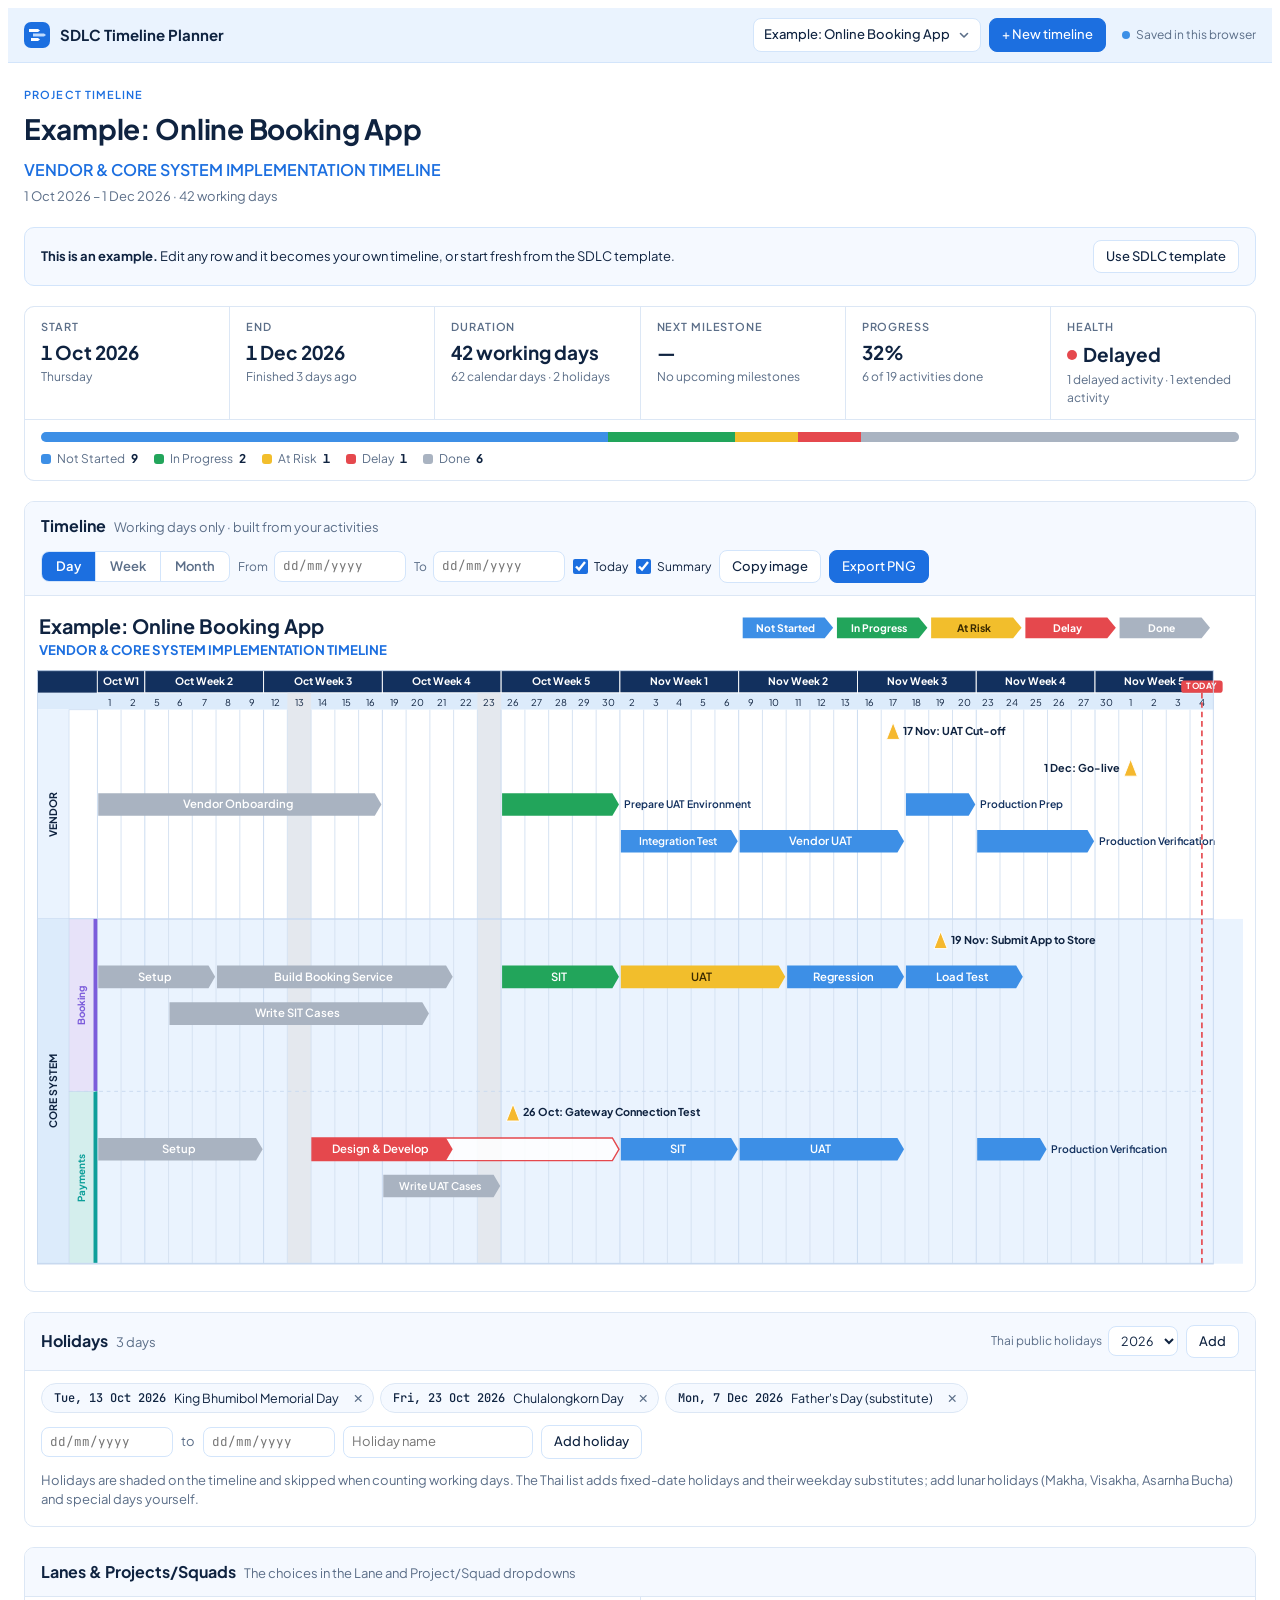
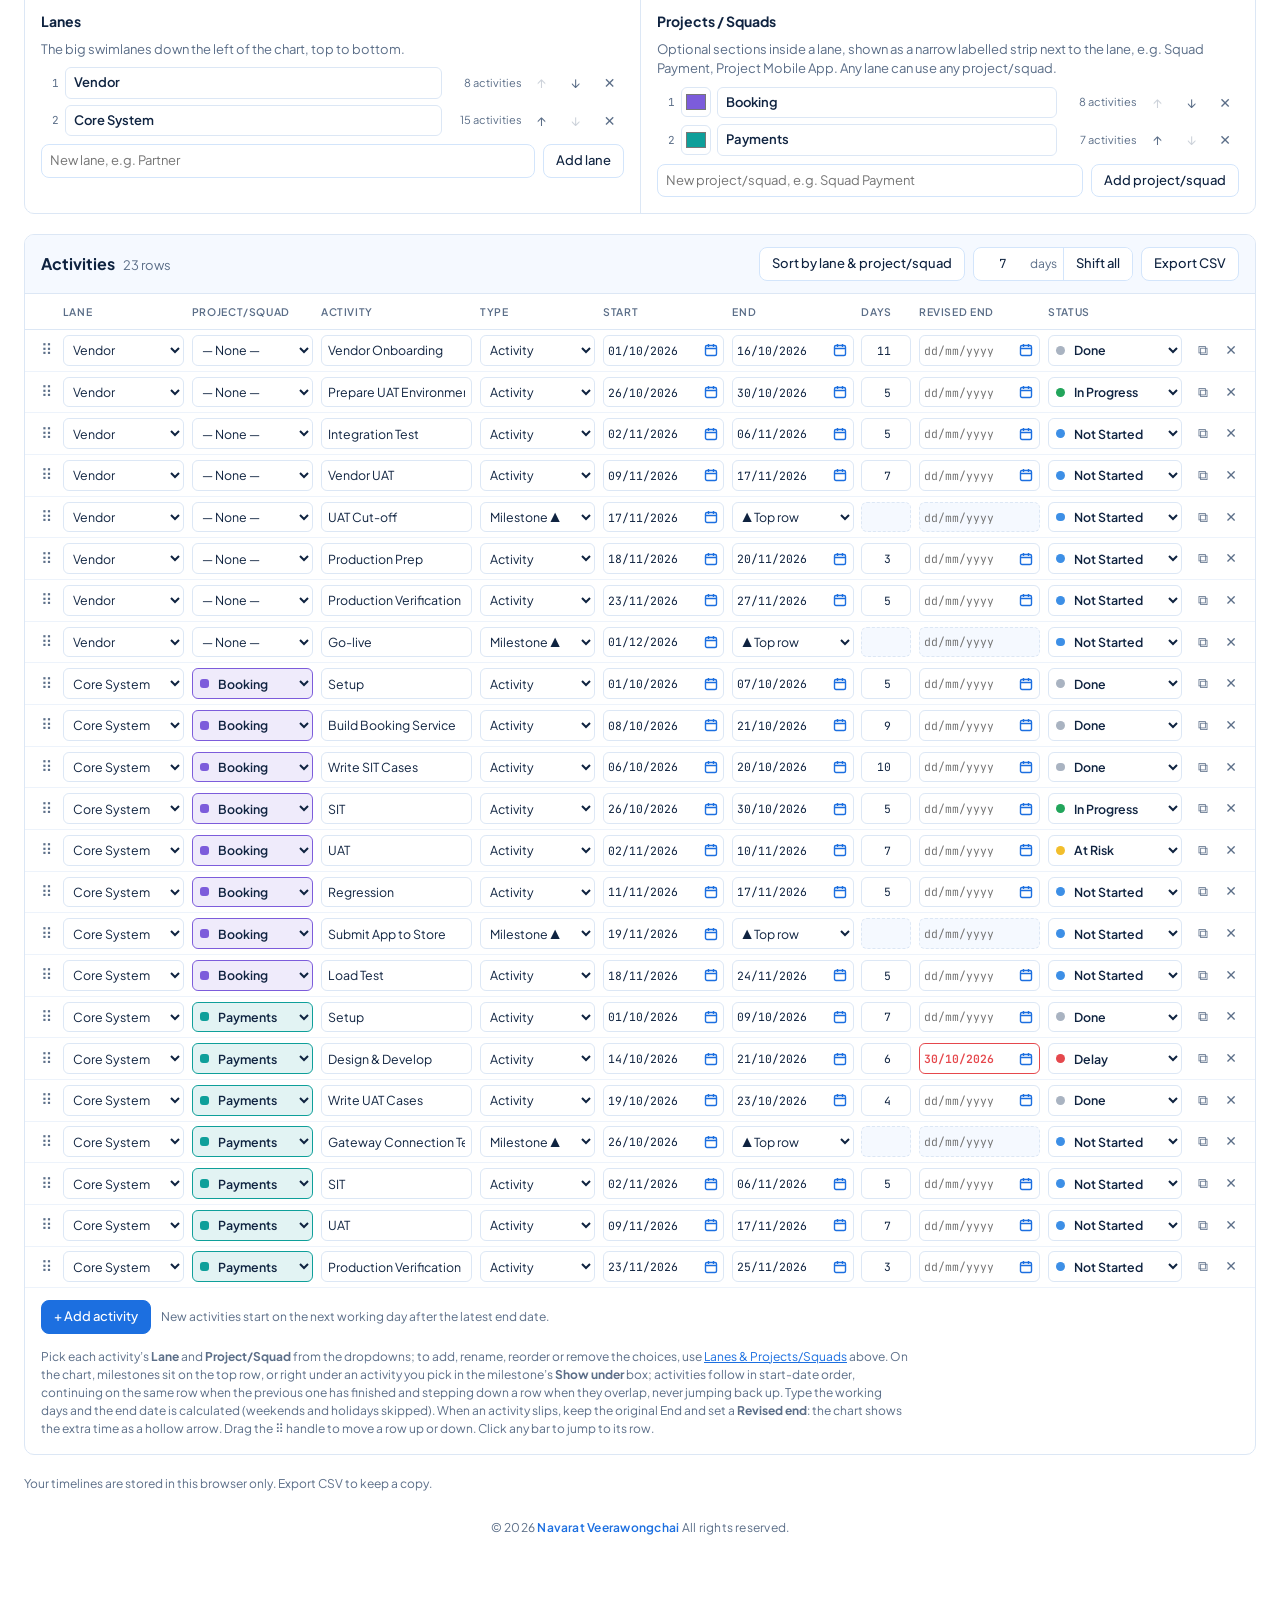
<file: timeline/index.html>
<!doctype html>
<html lang="en">
<head>
<meta charset="utf-8">
<meta name="viewport" content="width=device-width, initial-scale=1">
</head>
<body>
<title>SDLC Timeline Planner</title><meta name="claude:viewport-fit-sides" content="cover"><link rel="preconnect" href="https://fonts.googleapis.com"><link rel="stylesheet" href="https://fonts.googleapis.com/css2?family=Plus+Jakarta+Sans:wght@400;500;600;700&family=IBM+Plex+Sans+Thai:wght@400;600;700&family=JetBrains+Mono:wght@400;500&display=swap"><style>
/* Layout: white page, light-blue header band → title + summary → slide-style timeline (week/workday grid, swimlanes) → holidays → activity table.
   Deliberately single light theme: white and light blue. */
:root{
  color-scheme:light;
  --bg:#FFFFFF; --sky-50:#F5F9FF; --sky-100:#EAF3FE; --sky-200:#D3E5FB; --line:#DCE7F5; --line-soft:#EDF3FB;
  --ink:#0F2340; --muted:#5B6E88; --accent:#1C6FE0; --accent-ink:#FFFFFF;
  --st-notstarted:#3D8FE6; --st-inprogress:#22A55B; --st-atrisk:#F2BE2C; --st-blocker:#E5484D; --st-done:#A9B3C1;
  --f-ui:"Plus Jakarta Sans","IBM Plex Sans Thai",system-ui,-apple-system,"Segoe UI",sans-serif;
  --f-mono:"JetBrains Mono",ui-monospace,SFMono-Regular,Menlo,monospace;
  --r:10px;
}
*{box-sizing:border-box}
body{background:var(--bg);color:var(--ink);font-family:var(--f-ui);font-size:14px;line-height:1.5}
body::before{content:"";position:fixed;inset:0 0 auto;height:env(safe-area-inset-top,0px);z-index:10;background:var(--sky-100)}
.wrap{max-width:1360px;margin:0 auto;padding-left:max(16px,env(safe-area-inset-left,0px));padding-right:max(16px,env(safe-area-inset-right,0px))}
button,input,select{font:inherit;color:inherit}
:focus-visible{outline:2px solid var(--accent);outline-offset:2px}

.top{position:sticky;top:env(safe-area-inset-top,0px);z-index:20;background:var(--sky-100);border-bottom:1px solid var(--sky-200)}
.top-in{display:flex;align-items:center;gap:12px 16px;flex-wrap:wrap;padding-block:10px}
.brand{display:flex;align-items:center;gap:10px;font-weight:700;font-size:15px;white-space:nowrap;margin-right:auto}
.brand svg{flex:none}
.hub-link{color:var(--muted);text-decoration:none;font-weight:600}
.hub-link:hover{color:var(--accent)}
.crumb{color:#9DB7DB;font-weight:400}
.plan-pick{display:flex;align-items:center;gap:8px;flex-wrap:wrap}
.tl{position:relative}
.tl-btn{display:inline-flex;align-items:center;gap:8px;border:1px solid var(--sky-200);background:var(--bg);border-radius:8px;padding:6px 10px;max-width:280px;font-size:13px;font-weight:500;cursor:pointer;color:var(--ink)}
.tl-btn span{overflow:hidden;text-overflow:ellipsis;white-space:nowrap}
.tl-btn svg{flex:none;color:var(--muted)}
.tl-btn:hover,.tl-btn[aria-expanded="true"]{border-color:var(--accent)}
.tl-menu{position:absolute;right:0;top:calc(100% + 6px);z-index:60;width:300px;max-width:calc(100vw - 32px);max-height:60vh;overflow:auto;background:var(--bg);border:1px solid var(--sky-200);border-radius:12px;box-shadow:0 12px 32px rgba(15,35,64,.18);padding:6px}
.tl-sec{font-size:10.5px;font-weight:600;letter-spacing:.08em;text-transform:uppercase;color:var(--muted);padding:8px 10px 4px}
.tl-row{display:flex;align-items:center;gap:2px;border-radius:8px}
.tl-row:hover{background:var(--sky-50)}
.tl-row.on{background:var(--sky-100)}
.tl-pick{flex:1;min-width:0;text-align:left;border:0;background:transparent;padding:8px 10px;font-size:13px;cursor:pointer;overflow:hidden;text-overflow:ellipsis;white-space:nowrap;color:var(--ink)}
.tl-row.on .tl-pick{font-weight:600;color:var(--accent)}
.tl-del{flex:none;border:0;background:transparent;width:30px;height:30px;border-radius:6px;cursor:pointer;color:var(--muted);display:grid;place-items:center}
.tl-del:hover{background:#FDECEC;color:#E5484D}
.sync{font-size:12px;color:var(--muted);display:inline-flex;align-items:center;gap:6px;white-space:nowrap}
.sync i{width:8px;height:8px;border-radius:50%;background:var(--muted)}
.sync.cloud i{background:var(--st-inprogress)} .sync.busy i{background:var(--st-atrisk)} .sync.local i{background:var(--st-notstarted)}

.btn{display:inline-flex;align-items:center;gap:6px;border:1px solid var(--sky-200);background:var(--bg);border-radius:8px;padding:6px 12px;cursor:pointer;font-size:13px;font-weight:500;white-space:nowrap}
.btn:hover{border-color:var(--accent);color:var(--accent)}
.btn.primary{background:var(--accent);border-color:var(--accent);color:var(--accent-ink)}
.btn.primary:hover{filter:brightness(1.08);color:var(--accent-ink)}
.btn.ghost{border-color:transparent;background:transparent;color:var(--muted)}
.btn.warn{border-color:var(--st-blocker);color:var(--st-blocker)}

main{display:flex;flex-direction:column;gap:20px;padding-block:24px 56px}
.title-row{display:flex;flex-direction:column;gap:2px}
.eyebrow{font-size:11px;font-weight:600;letter-spacing:.1em;text-transform:uppercase;color:var(--accent)}
.proj-name{font-weight:700;font-size:28px;letter-spacing:-.01em;border:1px solid transparent;background:transparent;border-radius:8px;padding:2px 8px;margin-left:-9px;width:100%;min-width:0}
.proj-sub{font-weight:600;font-size:16px;color:var(--accent);border:1px solid transparent;background:transparent;border-radius:8px;padding:2px 8px;margin-left:-9px;width:100%;min-width:0}
.proj-name:hover,.proj-sub:hover{border-color:var(--line)}
.proj-name:focus,.proj-sub:focus{border-color:var(--accent);outline:none;background:var(--sky-50)}
.sub{color:var(--muted);font-size:13px}

[hidden]{display:none!important}
.modal-bg{position:fixed;inset:0;z-index:90;background:rgba(15,35,64,.38);display:grid;place-items:center;padding:16px}
.modal{width:100%;max-width:540px;max-height:calc(100vh - 32px);overflow:auto;background:var(--bg);border-radius:14px;padding:20px 20px 16px;box-shadow:0 20px 50px rgba(15,35,64,.25)}
.modal h3{margin:0 0 4px;font-size:17px}
.modal p{margin:0 0 12px;color:var(--muted);font-size:13px}
.modal label{display:block;font-size:12px;font-weight:600;color:var(--muted);margin:10px 0 4px}
.modal input[type=text]{width:100%;border:1px solid var(--sky-200);border-radius:8px;padding:8px 10px;font:inherit;font-size:14px}
.modal .row{display:flex;gap:8px;justify-content:flex-end;flex-wrap:wrap;margin-top:14px}
.linkbox{display:flex;gap:6px;margin-top:6px}
.linkbox input{flex:1;min-width:0;font-family:var(--f-mono);font-size:12px!important;background:var(--sky-50)}
.changes{list-style:none;margin:8px 0 0;padding:0;border:1px solid var(--line);border-radius:10px;max-height:300px;overflow:auto}
.changes li{padding:7px 12px;border-bottom:1px solid var(--line);font-size:13px}
.changes li:last-child{border-bottom:0}
.changes .k{display:inline-block;min-width:66px;font-size:11px;font-weight:700;text-transform:uppercase;letter-spacing:.04em}
.changes .k.add{color:#16793F}.changes .k.del{color:#B4232A}.changes .k.chg{color:#8A5A00}
.share-note{margin:0 0 12px}
.live-bar{margin:0 0 12px;background:#F2FBF5;border-color:#BFE6CC}
.live-bar.off{background:#FFF8E5;border-color:#F2D58A}
.live-bar .dot{width:9px;height:9px;border-radius:50%;background:#22A55B;display:inline-block;margin-right:6px;box-shadow:0 0 0 3px rgba(34,165,91,.18)}
.live-bar.off .dot{background:#C98A00;box-shadow:0 0 0 3px rgba(201,138,0,.18)}
.peer{display:inline-flex;align-items:center;gap:5px;border:1px solid var(--sky-200);background:var(--bg);border-radius:999px;padding:1px 9px 1px 3px;font-size:12px;margin:2px 4px 2px 0}
.peer i{width:18px;height:18px;border-radius:50%;display:grid;place-items:center;color:#fff;font-size:10px;font-weight:700;font-style:normal}
.peer small{color:var(--muted)}
.ro-note{font-size:12px;color:#8A5A00;font-weight:600}
.live-sec{border:1px solid #BFE6CC;background:#F2FBF5;border-radius:12px;padding:12px 14px;margin:8px 0 14px}
.live-sec b{font-size:14px}
.live-sec .linkbox{margin-top:4px}
.live-sec label{margin-top:8px}
.share-note b{color:var(--ink)}
.share-note .hist{color:var(--muted);font-size:12px}
tr.edited td:first-child{box-shadow:inset 3px 0 0 #F2BE2C}
.name-cell{position:relative}
.name-cell .edited-tag{position:absolute;right:9px;top:50%;transform:translateY(-50%);pointer-events:none}
.edited-tag{display:inline-block;font-size:10px;font-weight:700;color:#8A5A00;background:#FFF4D6;border:1px solid #F2D58A;border-radius:999px;padding:0 6px;margin-right:2px;vertical-align:middle;max-width:110px;overflow:hidden;text-overflow:ellipsis;white-space:nowrap}
.note{display:flex;align-items:center;gap:12px;flex-wrap:wrap;background:var(--sky-50);border:1px solid var(--sky-200);border-radius:var(--r);padding:12px 16px;font-size:13px}
.note .grow{flex:1 1 260px;min-width:0}
.newbox{display:flex;gap:12px;flex-wrap:wrap}
.choice{flex:1 1 220px;text-align:left;border:1px solid var(--sky-200);background:var(--bg);border-radius:var(--r);padding:14px 16px;cursor:pointer;display:flex;flex-direction:column;gap:4px}
.choice:hover{border-color:var(--accent);background:var(--sky-50)}
/* while choosing how to start, the rest of the page steps back */
main.choosing{cursor:pointer}
main.choosing>*:not(#newbox){opacity:.35;filter:grayscale(1);pointer-events:none;user-select:none;transition:opacity .2s,filter .2s}
main.choosing #newbox{cursor:default;background:var(--bg);border:2px solid var(--accent);box-shadow:0 10px 30px rgba(28,111,224,.18);padding:18px 20px}
main.choosing #newbox>.grow>b{font-size:16px;color:var(--accent)}
main.choosing .choice{border-color:#A9C9F3}
.choice b{font-size:14px}
.choice span{font-size:12px;color:var(--muted)}
.choice.dup{cursor:default}
.dup-row{display:flex;gap:6px;margin-top:4px}
.dup-row select{flex:1;min-width:0;border:1px solid var(--sky-200);background:var(--bg);border-radius:8px;padding:6px 8px;font-size:12.5px;font-weight:500}
.dup-row .btn{padding:6px 12px;font-size:12.5px}

.summary{display:grid;grid-template-columns:repeat(6,1fr);gap:1px;background:var(--line);border:1px solid var(--line);border-radius:var(--r);overflow:hidden}
.stat{background:var(--bg);padding:12px 16px;display:flex;flex-direction:column;gap:2px;min-width:0}
.stat .k{font-size:11px;font-weight:600;letter-spacing:.08em;text-transform:uppercase;color:var(--muted)}
.stat .v{font-size:19px;font-weight:700;font-variant-numeric:tabular-nums;white-space:nowrap;overflow:hidden;text-overflow:ellipsis}
.stat .s{font-size:12px;color:var(--muted);overflow:hidden;text-overflow:ellipsis}
.health{display:inline-flex;align-items:center;gap:6px}
.health i{width:10px;height:10px;border-radius:50%;background:var(--c)}
@media(max-width:980px){.summary{grid-template-columns:repeat(3,1fr)}}
@media(max-width:560px){.summary{grid-template-columns:repeat(2,1fr)}}
.mix{background:var(--bg);padding:12px 16px;grid-column:1/-1;display:flex;flex-direction:column;gap:8px}
.mix-bar{display:flex;height:10px;border-radius:5px;overflow:hidden;background:var(--sky-100)}
.mix-bar span{background:var(--c)}
.mix-keys{display:flex;flex-wrap:wrap;gap:4px 16px;font-size:12px;color:var(--muted)}
.mix-keys span{display:inline-flex;align-items:center;gap:6px}
.mix-keys i{width:10px;height:10px;border-radius:3px;background:var(--c)}
.mix-keys b{color:var(--ink);font-variant-numeric:tabular-nums}

.panel{background:var(--bg);border:1px solid var(--line);border-radius:var(--r);min-width:0;overflow:hidden}
.panel-head{display:flex;align-items:center;justify-content:space-between;gap:12px;flex-wrap:wrap;padding:12px 16px;background:var(--sky-50);border-bottom:1px solid var(--line)}
.panel-head h2{margin:0;font-size:16px;font-weight:700}
.panel-head h2 small{font-weight:400;color:var(--muted);font-size:13px;margin-left:8px}
.tools{display:flex;gap:8px;flex-wrap:wrap;align-items:center}
.field{display:inline-flex;align-items:center;gap:6px;font-size:12px;color:var(--muted)}
.field input,.field select{border:1px solid var(--sky-200);background:var(--bg);border-radius:8px;padding:5px 8px;font-size:12.5px;color:var(--ink)}
/* date fields: click anywhere on the field to open the calendar */
.date-in{font-family:var(--f-mono);font-variant-numeric:tabular-nums;cursor:pointer;background-image:url("data:image/svg+xml,%3Csvg xmlns='http://www.w3.org/2000/svg' width='14' height='14' viewBox='0 0 14 14' fill='none' stroke='%231C6FE0' stroke-width='1.4'%3E%3Crect x='1.5' y='2.5' width='11' height='10' rx='1.5'/%3E%3Cpath d='M1.5 5.5h11M4.5 1v3M9.5 1v3'/%3E%3C/svg%3E");background-repeat:no-repeat;background-position:right 6px center;background-size:14px;padding-right:24px!important}
.date-in:disabled{cursor:default;background-image:none}
.date-in.open{border-color:var(--accent)!important;box-shadow:0 0 0 3px var(--sky-200)}
.field .date-in{width:132px}
.field.check{cursor:pointer;user-select:none;color:var(--ink)}
.field.check input{width:15px;height:15px;margin:0;padding:0;accent-color:var(--accent);cursor:pointer}
.picker{position:fixed;z-index:80;background:var(--bg);border:1px solid var(--sky-200);border-radius:12px;box-shadow:0 12px 32px rgba(15,35,64,.18);padding:12px;width:292px;font-family:var(--f-ui)}
.pk-head{display:flex;align-items:center;justify-content:space-between;gap:6px;margin-bottom:8px}
.pk-head b{font-size:14px}
.pk-head button,.pk-foot button{border:1px solid var(--sky-200);background:var(--bg);border-radius:8px;height:32px;min-width:32px;cursor:pointer;font-size:15px;color:var(--ink)}
.pk-head button:hover,.pk-foot button:hover{border-color:var(--accent);color:var(--accent)}
.pk-grid{display:grid;grid-template-columns:repeat(7,1fr);gap:3px}
.pk-grid span{font-size:10.5px;font-weight:600;color:var(--muted);text-align:center;padding-bottom:4px;letter-spacing:.04em}
.pk-grid button{height:34px;border:0;border-radius:8px;background:transparent;cursor:pointer;font-size:13px;font-variant-numeric:tabular-nums;color:var(--ink)}
.pk-grid button:hover{background:var(--sky-100)}
.pk-grid button.out{color:#B4C0D0}
.pk-grid button.we{color:var(--muted);background:var(--sky-50)}
.pk-grid button.hol{background:#E4E8EE;color:var(--muted);text-decoration:line-through}
.pk-grid button.today{box-shadow:inset 0 0 0 1.5px var(--st-blocker)}
.pk-grid button.sel{background:var(--accent);color:#fff;font-weight:700;text-decoration:none}
.pk-foot{display:flex;justify-content:space-between;margin-top:10px;gap:8px}
.pk-foot button{font-size:12.5px;padding:0 12px;font-weight:600}
.shift{display:inline-flex;align-items:center;border:1px solid var(--sky-200);border-radius:8px;overflow:hidden;background:var(--bg)}
.shift input{width:56px;border:0;background:transparent;padding:6px 8px;font-family:var(--f-mono);font-size:12.5px;text-align:right}
.shift span{font-size:12px;color:var(--muted);padding-right:6px}
.shift .btn{border:0;border-left:1px solid var(--sky-200);border-radius:0}

/* chart */
.chart-scroll{overflow-x:auto;padding:12px 12px 4px}
.seg{display:inline-flex;border:1px solid var(--sky-200);border-radius:8px;overflow:hidden;background:var(--bg)}
.seg button{border:0;background:transparent;padding:5px 14px;font-size:13px;cursor:pointer;color:var(--muted);font-weight:600}
.seg button+button{border-left:1px solid var(--sky-200)}
.seg button[aria-pressed="true"]{background:var(--accent);color:var(--accent-ink)}
#chart svg{display:block}
#chart svg.slide{width:min(100%,calc((100vh - 96px)*16/9));height:auto;margin:0 auto}
#chart [data-go]{cursor:pointer}
#chart [data-go]:hover polygon.fill{filter:brightness(1.07)}
.empty{padding:40px 16px;text-align:center;color:var(--muted)}

/* holidays */
.hol{padding:12px 16px 16px;display:flex;flex-direction:column;gap:12px}
.hol-list{display:flex;flex-wrap:wrap;gap:6px}
.chip{display:inline-flex;align-items:center;gap:8px;border:1px solid var(--line);background:var(--sky-50);border-radius:999px;padding:3px 4px 3px 12px;font-size:12.5px}
.chip b{font-family:var(--f-mono);font-weight:500;font-size:12px}
.chip button{border:0;background:transparent;width:22px;height:22px;border-radius:50%;cursor:pointer;color:var(--muted)}
.chip button:hover{background:var(--sky-200);color:var(--st-blocker)}
.hol-add{display:flex;flex-wrap:wrap;gap:8px;align-items:center}
.hol-add input{border:1px solid var(--sky-200);border-radius:8px;padding:5px 8px;font-size:13px;background:var(--bg)}
.hol-add .date-in{font-size:12.5px;width:132px}

/* lanes & platforms */
.lists{display:grid;grid-template-columns:repeat(auto-fit,minmax(280px,1fr));gap:1px;background:var(--line)}
.list-col{background:var(--bg);padding:14px 16px 16px;display:flex;flex-direction:column;gap:8px;min-width:0}
.list-col h3{margin:0;font-size:14px;font-weight:700}
.list-col .sub{margin:0}
.names{list-style:none;margin:0;padding:0;display:flex;flex-direction:column;gap:6px}
.names li{display:flex;align-items:center;gap:6px}
.names .num{font-family:var(--f-mono);font-size:11px;color:var(--muted);width:18px;text-align:right;flex:none}
.names input.swatch{flex:0 0 30px;width:30px;height:30px;padding:2px;border-radius:6px;cursor:pointer;background:var(--bg)}
td.sq{position:relative}
td.sq .sw{position:relative;display:block}
td.sq[style] select{padding-left:22px;font-weight:600;background:var(--t);border-color:var(--c);color:var(--ink)}
td.sq[style] i{position:absolute;left:8px;top:50%;width:9px;height:9px;margin-top:-4.5px;border-radius:3px;background:var(--c);pointer-events:none}
.names input{flex:1 1 auto;min-width:0;border:1px solid var(--line);border-radius:6px;padding:5px 8px;font-size:13px;font-weight:600;background:var(--bg)}
.names input:focus{border-color:var(--accent);outline:none;box-shadow:0 0 0 3px var(--sky-200)}
.names .use{font-size:11px;color:var(--muted);white-space:nowrap;width:74px;text-align:right;flex:none}
.names button{border:1px solid transparent;background:transparent;border-radius:6px;width:28px;height:28px;cursor:pointer;color:var(--muted);flex:none}
.names button:hover{border-color:var(--line);color:var(--accent)}
.names button.del:hover{color:var(--st-blocker);border-color:var(--st-blocker)}
.names button:disabled{opacity:.3;cursor:default}
.name-add{display:flex;gap:8px;flex-wrap:wrap}
.name-add input{flex:1 1 160px;min-width:0;border:1px solid var(--sky-200);border-radius:8px;padding:5px 8px;font-size:13px;background:var(--bg)}
.hint a{color:var(--accent)}

/* table */
/* one line per activity: the table is laid out at 1240px or wider and zoomed down to fit narrower pages */
.table-scroll{overflow-x:auto}
table{border-collapse:collapse;width:100%;min-width:1240px;table-layout:fixed}
col.c-grip{width:34px} col.c-lane{width:10.5%} col.c-sq{width:10.5%} col.c-type{width:10%} col.c-date{width:10.5%} col.c-wd{width:58px} col.c-rev{width:10.5%} col.c-st{width:11.5%} col.c-acts{width:70px}
td.grip-cell{padding-right:0}
.grip{border:0;background:transparent;width:24px;height:30px;border-radius:5px;cursor:grab;color:var(--muted);font-size:15px;line-height:1;touch-action:none;user-select:none}
.grip:hover{background:var(--sky-100);color:var(--accent)}
tr.dragging td{opacity:.45}
tr.dragging .grip{cursor:grabbing}
body.is-dragging,body.is-dragging *{cursor:grabbing!important;user-select:none}
tr.drop-before td{box-shadow:inset 0 3px 0 var(--accent)}
tr.drop-after td{box-shadow:inset 0 -3px 0 var(--accent)}
th{font-size:10.5px;font-weight:600;letter-spacing:.06em;text-transform:uppercase;color:var(--muted);text-align:left;padding:10px 4px;border-bottom:1px solid var(--line);white-space:nowrap;overflow:hidden;text-overflow:ellipsis}
th:first-child,td:first-child{padding-left:10px}
th:last-child,td:last-child{padding-right:12px}
td{padding:5px 4px;border-bottom:1px solid var(--line-soft);vertical-align:top}
tbody tr:hover td{background:var(--sky-50)}
tr.flash td{animation:flash 1.4s ease-out}
@keyframes flash{from{background:var(--sky-200)}to{background:transparent}}
td input,td select{width:100%;border:1px solid var(--line);background:var(--bg);border-radius:6px;padding:5px 6px;font-size:12.5px;min-width:0;height:31px}
td input:focus,td select:focus{border-color:var(--accent);outline:none;box-shadow:0 0 0 3px var(--sky-200)}
td input.date-in,td input.num{font-family:var(--f-mono);font-size:11.5px;font-variant-numeric:tabular-nums;padding:5px 4px}
td input.num{text-align:right}
td input:disabled{background:var(--sky-50);color:var(--muted);border-style:dashed}
td.st{position:relative}
td.st select{padding-left:22px;font-weight:600}
td.st .sw{position:relative;display:block}
td.st i{position:absolute;left:8px;top:50%;width:9px;height:9px;margin-top:-4.5px;border-radius:50%;background:var(--c);pointer-events:none}
.dur{display:flex;flex-direction:column;gap:2px}
.dur small,.ext{font-size:10.5px;font-family:var(--f-mono);white-space:nowrap;overflow:hidden;text-overflow:ellipsis}
.dur small{color:var(--st-blocker)}
.ext{display:none}
td.slipped input{color:var(--st-blocker);font-weight:600;border-color:var(--st-blocker)}
.dur small:empty,.ext:empty{display:none}
tr.bad input[data-f="end"]{border-color:var(--st-blocker);background:#FDECEC}
td.acts{white-space:nowrap;text-align:right}
td.acts button{border:1px solid transparent;background:transparent;border-radius:6px;width:28px;height:30px;cursor:pointer;color:var(--muted);font-size:14px;line-height:1}

td.acts button:hover{border-color:var(--line);color:var(--accent)}
td.acts button.del:hover{color:var(--st-blocker);border-color:var(--st-blocker)}
.addrow{padding:12px 16px 14px;display:flex;gap:10px;flex-wrap:wrap;align-items:center;font-size:12px;color:var(--muted)}
.hint{margin:0;padding:0 16px 16px;font-size:12px;color:var(--muted);max-width:100ch}
.credit{margin:6px 0 0;text-align:center;font-size:12px;color:var(--muted);letter-spacing:.02em}
.credit b{color:var(--accent);font-weight:600}
.foot{font-size:12px;color:var(--muted);display:flex;gap:8px 16px;flex-wrap:wrap;justify-content:space-between;align-items:center}

.overlay{position:fixed;inset:0;background:rgba(15,35,64,.45);z-index:60;display:flex;align-items:center;justify-content:center;padding:24px}
.overlay .box{background:var(--bg);border-radius:var(--r);padding:16px;max-width:100%;max-height:100%;overflow:auto;display:flex;flex-direction:column;gap:10px}
.overlay img{max-width:100%;border:1px solid var(--line)}
.toast{position:fixed;left:50%;bottom:calc(20px + env(safe-area-inset-bottom,0px));transform:translateX(-50%) translateY(20px);background:var(--ink);color:#fff;border-radius:8px;padding:10px 14px;font-size:13px;display:flex;align-items:center;gap:12px;opacity:0;pointer-events:none;transition:opacity .2s,transform .2s;z-index:70;max-width:calc(100vw - 32px)}
.toast.show{opacity:1;transform:translateX(-50%) translateY(0);pointer-events:auto}
.toast button{background:transparent;border:1px solid currentColor;color:inherit;border-radius:5px;padding:2px 8px;cursor:pointer;font-size:12px}

@media (max-width:640px){
  .proj-name{font-size:22px}
  .stat .v{font-size:16px}
  .brand span{display:none}
}
@media (prefers-reduced-motion:reduce){*{animation:none!important;transition:none!important}}
</style>
<div id="app"></div>
<script>
(function(){
"use strict";
var STATUS={
  notstarted:{en:"Not Started",c:"#3D8FE6",fg:"#FFFFFF"},
  inprogress:{en:"In Progress",c:"#22A55B",fg:"#FFFFFF"},
  atrisk:{en:"At Risk",c:"#F2BE2C",fg:"#3A2A00"},
  blocker:{en:"Delay",c:"#E5484D",fg:"#FFFFFF"},
  done:{en:"Done",c:"#A9B3C1",fg:"#FFFFFF"}
};
var SKEYS=Object.keys(STATUS);
var MS_COLOR="#F5B82E";
// timeline scales; max = widest a column may get before the chart stops stretching
var SCALES={day:{label:"Day",max:44},week:{label:"Week",max:160},month:{label:"Month",max:420}};
var OLD_PHASE={plan:"Planning",req:"Requirements",design:"Design",dev:"Development",test:"Testing / SIT",uat:"UAT",deploy:"Deployment",maint:"Maintenance"};
// [lane, group, activity, owner, working days (0 = milestone)]
var TEMPLATE=[
  ["Project","","Kick-off & Planning","PM",5],
  ["Development","","Requirement Gathering","BA",10],
  ["Project","","Requirement Sign-off","Business Owner",0],
  ["Development","","System & UX/UI Design","SA / UX",10],
  ["Development","","Development","Dev Team",30],
  ["Development","","System Integration Test","QA",10],
  ["Business","","User Acceptance Test","Key Users",10],
  ["Project","","Go-live","PM / DevOps",0],
  ["Business","","Hypercare Support","Support Team",20]
];
var EXAMPLE={id:"example",sample:true,name:"Example: Online Booking App",subtitle:"VENDOR & CORE SYSTEM IMPLEMENTATION TIMELINE",
  holidays:[{date:"2026-10-13",name:"King Bhumibol Memorial Day"},{date:"2026-10-23",name:"Chulalongkorn Day"},{date:"2026-12-07",name:"Father's Day (substitute)"}],
  items:[
  ["Vendor","","Vendor Onboarding","Vendor PM","2026-10-01","2026-10-16","","done"],
  ["Vendor","","Prepare UAT Environment","Vendor Dev","2026-10-26","2026-10-30","","inprogress"],
  ["Vendor","","Integration Test","Vendor QA","2026-11-02","2026-11-06","","notstarted"],
  ["Vendor","","Vendor UAT","Vendor QA","2026-11-09","2026-11-17","","notstarted"],
  ["Vendor","","UAT Cut-off","PM","2026-11-17","","","notstarted","m"],
  ["Vendor","","Production Prep","DevOps","2026-11-18","2026-11-20","","notstarted"],
  ["Vendor","","Production Verification","Vendor QA","2026-11-23","2026-11-27","","notstarted"],
  ["Vendor","","Go-live","PM","2026-12-01","","","notstarted","m"],
  ["Core System","Booking","Setup","Platform Team","2026-10-01","2026-10-07","","done"],
  ["Core System","Booking","Build Booking Service","Backend","2026-10-08","2026-10-21","","done"],
  ["Core System","Booking","Write SIT Cases","QA","2026-10-06","2026-10-20","","done"],
  ["Core System","Booking","SIT","QA","2026-10-26","2026-10-30","","inprogress"],
  ["Core System","Booking","UAT","Key Users","2026-11-02","2026-11-10","","atrisk"],
  ["Core System","Booking","Regression","QA","2026-11-11","2026-11-17","","notstarted"],
  ["Core System","Booking","Submit App to Store","Mobile","2026-11-19","","","notstarted","m"],
  ["Core System","Booking","Load Test","QA","2026-11-18","2026-11-24","","notstarted"],
  ["Core System","Payments","Setup","Platform Team","2026-10-01","2026-10-09","","done"],
  ["Core System","Payments","Design & Develop","Backend","2026-10-14","2026-10-21","2026-10-30","blocker"],
  ["Core System","Payments","Write UAT Cases","QA","2026-10-19","2026-10-23","","done"],
  ["Core System","Payments","Gateway Connection Test","Backend","2026-10-26","","","notstarted","m"],
  ["Core System","Payments","SIT","QA","2026-11-02","2026-11-06","","notstarted"],
  ["Core System","Payments","UAT","Key Users","2026-11-09","2026-11-17","","notstarted"],
  ["Core System","Payments","Production Verification","QA","2026-11-23","2026-11-25","","notstarted"]
].map(function(r,i){return{id:"x"+i,lane:r[0],group:r[1],name:r[2],owner:r[3],start:r[4],end:r[5],revEnd:r[6],status:r[7],type:r[8]==="m"?"milestone":"task"}})};
var LS_PLANS="sdlc-plans-v2", LS_CUR="sdlc-current-v2";

/* ---------- dates (whole days, UTC) ---------- */
var DAY=86400000;
function toN(s){var m=/^(\d{4})-(\d{2})-(\d{2})$/.exec(s||"");return m?Date.UTC(+m[1],m[2]-1,+m[3])/DAY:null}
function toS(n){return new Date(n*DAY).toISOString().slice(0,10)}
function fmt(n,o){return new Date(n*DAY).toLocaleDateString("en-GB",Object.assign({timeZone:"UTC"},o))}
function fmtFull(n){return fmt(n,{day:"numeric",month:"short",year:"numeric"})}
function fmtShort(n){return fmt(n,{day:"numeric",month:"short"})}
function today(){var d=new Date();return Date.UTC(d.getFullYear(),d.getMonth(),d.getDate())/DAY}
function dow(n){return new Date(n*DAY).getUTCDay()}
function isWE(n){var w=dow(n);return w===0||w===6}
function weekStart(n){return n-((dow(n)+6)%7)}
function monthStart(n){var d=new Date(n*DAY);return Date.UTC(d.getUTCFullYear(),d.getUTCMonth(),1)/DAY}
function monthEnd(n){var d=new Date(n*DAY);return Date.UTC(d.getUTCFullYear(),d.getUTCMonth()+1,0)/DAY}
function nextMonday(n){return weekStart(n)+7}
function plural(n,w,pl){return n+" "+(n===1?w:(pl||w+"s"))}
function holSet(p){var h={};(p.holidays||[]).forEach(function(x){var n=toN(x.date);if(n!=null)h[n]=x.name||"Holiday"});return h}
function isOff(n,H){return isWE(n)||H[n]!=null}
function workdays(a,b,H){var c=0;for(var n=a;n<=b;n++)if(!isOff(n,H))c++;return c}
function nextWork(n,H){n++;while(isOff(n,H))n++;return n}
function firstWork(n,H){while(isOff(n,H))n++;return n}
function addWork(s,k,H){var d=firstWork(s,H),c=1;while(c<k){d=nextWork(d,H);c++}return d}

// dates show as dd/mm/yyyy; typed dates may also be d/m/yyyy, Buddhist-era years or yyyy-mm-dd
function dmy(iso){var m=/^(\d{4})-(\d{2})-(\d{2})$/.exec(iso||"");return m?m[3]+"/"+m[2]+"/"+m[1]:""}
function parseDMY(v){
  v=String(v||"").trim(); if(!v)return null; if(toN(v)!=null)return v;
  var m=/^(\d{1,2})[\/.\- ](\d{1,2})[\/.\- ](\d{4})$/.exec(v); if(!m)return null;
  var y=+m[3]; if(y>2400)y-=543;
  var d=+m[1], mo=+m[2]; if(mo<1||mo>12||d<1||d>31)return null;
  var n=Date.UTC(y,mo-1,d)/DAY, iso=toS(n); return +iso.slice(8)===d?iso:null;
}
function esc(s){return String(s==null?"":s).replace(/[&<>"']/g,function(c){return{"&":"&amp;","<":"&lt;",">":"&gt;",'"':"&quot;","'":"&#39;"}[c]})}
function uid(){return Date.now().toString(36)+Math.random().toString(36).slice(2,7)}
function isMs(it){return it.type==="milestone"}
// planned span; milestones are one day
function span(it){var s=toN(it.start);if(s==null)return null;if(isMs(it))return[s,s];var e=toN(it.end);return e!=null&&e>=s?[s,e]:null}
function finish(it){var sp=span(it);if(!sp)return null;var r=toN(it.revEnd);return !isMs(it)&&r!=null&&r>sp[1]?r:sp[1]}
function extended(it){var sp=span(it),r=toN(it.revEnd);return !!sp&&!isMs(it)&&r!=null&&r>sp[1]}
function overdue(it,t){var f=finish(it);return f!=null&&f<t&&it.status!=="done"}

function normItem(it){
  it=it||{};
  return{id:String(it.id||uid()),lane:String(it.lane||(it.phase&&OLD_PHASE[it.phase])||"General").trim()||"General",group:String(it.group||"").trim(),
    name:String(it.name||""),type:it.type==="milestone"?"milestone":"task",under:it.type==="milestone"&&it.under?String(it.under):"",
    start:toN(it.start)!=null?it.start:"",end:toN(it.end)!=null?it.end:"",revEnd:toN(it.revEnd)!=null?it.revEnd:"",
    status:STATUS[it.status]?it.status:"notstarted",
    edit:it.edit&&it.edit.by?{by:String(it.edit.by),at:+it.edit.at||0,what:String(it.edit.what||"")}:undefined};
}
// lanes and platforms are ordered lists; any name an activity uses is added to the end
function nameList(list,used){
  var out=[];
  (Array.isArray(list)?list:[]).concat(used).forEach(function(x){x=String(x||"").trim();if(x&&out.indexOf(x)<0)out.push(x)});
  return out;
}
function normPlan(p){
  p=p||{};
  var items=(Array.isArray(p.items)?p.items:[]).map(normItem);
  var lanes=nameList(p.lanes,items.map(function(it){return it.lane}));
  if(!lanes.length)lanes.push("General");
  return fixColors({id:String(p.id||uid()),name:String(p.name||"Untitled timeline"),subtitle:String(p.subtitle||""),sample:!!p.sample,
    holidays:(Array.isArray(p.holidays)?p.holidays:[]).filter(function(h){return h&&toN(h.date)!=null}).map(function(h){return{date:h.date,name:String(h.name||"Holiday")}}),
    viewFrom:toN(p.viewFrom)!=null?p.viewFrom:"",viewTo:toN(p.viewTo)!=null?p.viewTo:"",scale:SCALES[p.scale]?p.scale:"day",showToday:p.showToday!==false,chartFit:p.chartFit==="slide"?"slide":"full",hideSummary:!!p.hideSummary,
    lanes:lanes,platforms:nameList(p.platforms,items.map(function(it){return it.group})),platformColors:p.platformColors,
    items:items,createdAt:+p.createdAt||Date.now(),updatedAt:+p.updatedAt||0,
    history:(Array.isArray(p.history)?p.history:[]).filter(function(h){return h&&h.by}).slice(-30),
    live:p.live&&p.live.room&&p.live.token?{room:String(p.live.room),token:String(p.live.token),view:p.live.view?String(p.live.view):"",role:p.live.role==="view"?"view":"edit"}:undefined});
}
// squad colors: every project/squad keeps its own color; new ones take the next unused palette color
var SQUAD_COLORS=["#7C5CDB","#0E9F9A","#E07B39","#D6458B","#4F6BD8","#8A9A2B","#A0673A","#1F9BD1","#B5446E","#5E8C61"];
function fixColors(p){
  var old=p.platformColors&&typeof p.platformColors==="object"?p.platformColors:{}, out={}, used={};
  p.platforms.forEach(function(n){if(/^#[0-9a-f]{6}$/i.test(old[n]||"")){out[n]=old[n];used[old[n].toUpperCase()]=1}});
  p.platforms.forEach(function(n){if(!out[n]){var c=SQUAD_COLORS.filter(function(x){return !used[x]})[0]||SQUAD_COLORS[Object.keys(out).length%SQUAD_COLORS.length];out[n]=c;used[c]=1}});
  p.platformColors=out; return p;
}
function sqColor(name){var p=cur();return name&&p.platformColors?p.platformColors[name]:null}
// light tint of a color for strip backgrounds
function tint(hex,a){var n=parseInt(hex.slice(1),16),r=n>>16,g=n>>8&255,b=n&255;function m(c){return Math.round(c+(255-c)*(1-a))}return "rgb("+m(r)+","+m(g)+","+m(b)+")"}

/* ---------- storage: this browser always; the viewer's private Claude space when available ---------- */
var plans={}, curId=null, mode="local", coll=null, syncState="local";
function lsGet(k){try{return localStorage.getItem(k)}catch(e){return null}}
function lsSet(k,v){try{localStorage.setItem(k,v)}catch(e){}}
(function(){
  try{var o=JSON.parse(lsGet(LS_PLANS)||"{}");Object.keys(o).forEach(function(id){plans[id]=normPlan(o[id])})}catch(e){}
  var c=lsGet(LS_CUR); curId=plans[c]?c:(c==="example"?null:(sortedIds()[0]||null));
})();
function freshExample(){return normPlan(JSON.parse(JSON.stringify(EXAMPLE)))}
var example=freshExample();
function cur(){return (curId&&plans[curId])||example}
function sortedIds(){return Object.keys(plans).sort(function(a,b){return plans[b].updatedAt-plans[a].updatedAt})}
function saveLocal(){lsSet(LS_PLANS,JSON.stringify(plans));if(curId)lsSet(LS_CUR,curId)}
function wire(p){return{name:p.name,subtitle:p.subtitle,holidays:p.holidays,viewFrom:p.viewFrom,viewTo:p.viewTo,scale:p.scale,showToday:p.showToday,chartFit:p.chartFit,hideSummary:p.hideSummary,lanes:p.lanes,platforms:p.platforms,platformColors:p.platformColors,items:p.items,createdAt:p.createdAt,updatedAt:p.updatedAt,history:p.history,live:p.live}}

var timers={}, inflight={}, again={};
function schedule(id){if(mode!=="cloud")return;clearTimeout(timers[id]);timers[id]=setTimeout(function(){flush(id)},800)}
function flush(id){
  if(mode!=="cloud")return;
  if(inflight[id]){again[id]=true;return}
  var p=plans[id]; if(!p)return;
  inflight[id]=true; setSync("busy");
  coll.doc(id).set(wire(p)).then(function(){
    inflight[id]=false; if(again[id]){again[id]=false;flush(id)}else if(!anyBusy())setSync("cloud");
  },function(e){inflight[id]=false;cloudFailed(e)});
}
function anyBusy(){return Object.keys(inflight).some(function(k){return inflight[k]})}
function cloudFailed(e){
  var c=e&&e.code;
  if(c==="unavailable"||c==="resource_exhausted"){setSync("local");toast("Couldn't reach your Claude account. Changes are kept in this browser.");return}
  mode="local"; setSync("local");
  toast("Saving to your account isn't available here. Your timelines are kept in this browser.");
}
function removeCloud(id){if(mode==="cloud")coll.doc(id).delete().catch(function(){})}

function touch(opts){
  var p=cur();
  if(p.sample){ // the first edit turns the example into the viewer's own timeline
    p.sample=false; p.id=uid(); p.createdAt=Date.now(); plans[p.id]=p; curId=p.id;
    example=freshExample(); renderPicker(); $("#sample-note").hidden=true;
  }
  p.updatedAt=Date.now(); saveLocal(); schedule(p.id); liveQueue();
  if(!(opts&&opts.quiet)){renderSummary();renderChart()}
}

function connect(){
  var c=window.claude; if(!c||typeof c.use!=="function")return;
  var done=false, timer=setTimeout(function(){done=true},10000);
  Promise.all([c.use("db"),c.use("user")]).then(function(r){
    var db=r[0], user=r[1]; if(done||!db||!user)return null;
    return user.id().then(function(id){if(done||!id)return null;coll=db.collection("data/users/"+id);return coll.get()});
  }).then(function(snap){
    clearTimeout(timer); if(!snap||done)return;
    mode="cloud"; setSync("cloud");
    var remote={};
    snap.docs.forEach(function(d){var x=d.data();if(x){x.id=d.id;remote[d.id]=normPlan(x)}});
    Object.keys(remote).forEach(function(id){if(!plans[id]||plans[id].updatedAt<remote[id].updatedAt)plans[id]=remote[id]});
    Object.keys(plans).forEach(function(id){if(!remote[id]||remote[id].updatedAt<plans[id].updatedAt)schedule(id)});
    saveLocal();
    if(!curId||!plans[curId])curId=sortedIds()[0]||null;
    renderAll();
  }).catch(function(){clearTimeout(timer)});
}

/* ---------- shell ---------- */
function $(s){return document.querySelector(s)}
var LOGO='<svg width="26" height="26" viewBox="0 0 26 26" aria-hidden="true"><rect width="26" height="26" rx="7" fill="#1C6FE0"/><path d="M5 7h9l2 1.5-2 1.5H5z" fill="#fff"/><path d="M9 11.5h11l2 1.5-2 1.5H9z" fill="#BFDBFE"/><path d="M7 16h7l2 1.5-2 1.5H7z" fill="#fff"/></svg>';
// on the PM Hub site this page lives in /timeline/, so it links back up to the hub
var IN_HUB=/\.github\.io$|^localhost$|^127\./.test(location.hostname);
document.getElementById("app").innerHTML=
 '<header class="top"><div class="wrap top-in">'+
   '<div class="brand">'+(IN_HUB?'<a href="../" aria-label="Back to PM Hub" style="display:flex">'+LOGO+'</a><a class="hub-link" href="../">PM Hub</a><span class="crumb">/</span>':LOGO)+'<span>SDLC Timeline Planner</span></div>'+
   '<div class="plan-pick"><div class="tl"><button id="tl-btn" class="tl-btn" type="button" aria-haspopup="true" aria-expanded="false"><span id="tl-label"></span><svg width="12" height="12" viewBox="0 0 12 12" aria-hidden="true"><path d="M2.5 4.5 6 8l3.5-3.5" fill="none" stroke="currentColor" stroke-width="1.6" stroke-linecap="round" stroke-linejoin="round"/></svg></button><div id="tl-menu" class="tl-menu" hidden></div></div>'+
   '<button id="btn-newplan" class="btn primary" type="button">+ New timeline</button>'+(IN_HUB?'<button id="btn-share" class="btn" type="button" title="Send this timeline to someone">Share</button>':'')+'</div>'+
   '<span id="sync" class="sync"><i></i><span></span></span>'+
 '</div></header>'+
 '<main class="wrap">'+
   '<div id="newbox" class="note" hidden><div class="grow" style="display:flex;flex-direction:column;gap:10px"><b>Start a new timeline</b><div class="newbox">'+
     '<button class="choice" type="button" data-new="template"><b>SDLC template</b><span>3 swimlanes, 7 activities and 2 milestones chained by working days from next Monday.</span></button>'+
     '<button class="choice" type="button" data-new="blank"><b>Blank timeline</b><span>One empty activity. Build your own lanes from scratch.</span></button>'+
     '<label class="choice"><b>Import CSV</b><span>Columns: Lane, Project/Squad, Activity, Type, Start, End, Revised end, Status.</span><input id="csv-in" type="file" accept=".csv,text/csv" hidden></label>'+
     '<div class="choice dup"><b>Duplicate a timeline</b><span id="dup-note">Copy one of your timelines, with its lanes, holidays and activities.</span>'+
       '<div class="dup-row"><select id="dup-from" aria-label="Timeline to duplicate"></select><button id="btn-dup" class="btn primary" type="button">Duplicate</button></div></div>'+
   '</div></div><button id="btn-newcancel" class="btn ghost" type="button">Cancel</button></div>'+
   '<div class="title-row"><span class="eyebrow">Project timeline</span>'+
     '<input id="proj-name" class="proj-name" aria-label="Timeline name" placeholder="Name your project">'+
     '<input id="proj-sub" class="proj-sub" aria-label="Subtitle" placeholder="Add a subtitle (shown on the chart)">'+
     '<span id="sub" class="sub"></span></div>'+
   '<div id="live-bar" class="note live-bar" hidden></div>'+
   '<div id="share-note" class="note share-note" hidden></div>'+
   '<div id="sample-note" class="note" hidden><span class="grow"><b>This is an example.</b> Edit any row and it becomes your own timeline, or start fresh from the SDLC template.</span><button class="btn" type="button" data-new="template">Use SDLC template</button></div>'+
   '<section id="summary" class="summary" aria-label="Project summary"></section>'+
   '<section class="panel">'+
     '<div class="panel-head"><h2>Timeline<small>Working days only · built from your activities</small></h2>'+
       '<div class="tools">'+
         '<div class="seg" role="group" aria-label="Timeline scale">'+Object.keys(SCALES).map(function(k){return '<button type="button" data-scale="'+k+'">'+SCALES[k].label+'</button>'}).join("")+'</div>'+
         '<label class="field">From <input id="view-from" type="text" class="date-in" placeholder="dd/mm/yyyy" autocomplete="off"></label>'+
         '<label class="field">To <input id="view-to" type="text" class="date-in" placeholder="dd/mm/yyyy" autocomplete="off"></label>'+
         '<label class="field check"><input id="show-today" type="checkbox"> Today</label>'+
         '<label class="field check"><input id="show-summary" type="checkbox"> Summary</label>'+
         '<button id="btn-copy" class="btn" type="button" title="Copy the 16:9 timeline, then paste it into PowerPoint">Copy image</button>'+
         '<button id="btn-png" class="btn primary" type="button" title="16:9 image, the same shape as a PowerPoint slide">Export PNG</button>'+
       '</div></div>'+
     '<div class="chart-scroll" id="chart-wrap"><div id="chart"></div></div>'+
   '</section>'+
   '<section class="panel">'+
     '<div class="panel-head"><h2>Holidays<small id="hol-count"></small></h2>'+
       '<div class="tools"><label class="field">Thai public holidays <select id="th-year"></select></label><button id="btn-thai" class="btn" type="button">Add</button></div></div>'+
     '<div class="hol"><div id="hol-list" class="hol-list"></div>'+
       '<div class="hol-add"><input id="hol-from" type="text" class="date-in" placeholder="dd/mm/yyyy" autocomplete="off" aria-label="Holiday date"><span class="sub">to</span><input id="hol-to" type="text" class="date-in" placeholder="dd/mm/yyyy" autocomplete="off" aria-label="Last day (optional)"><input id="hol-name" placeholder="Holiday name" aria-label="Holiday name"><button id="btn-hol" class="btn" type="button">Add holiday</button></div>'+
       '<span class="sub">Holidays are shaded on the timeline and skipped when counting working days. The Thai list adds fixed-date holidays and their weekday substitutes; add lunar holidays (Makha, Visakha, Asarnha Bucha) and special days yourself.</span></div>'+
   '</section>'+
   '<section class="panel" id="structure">'+
     '<div class="panel-head"><h2>Lanes & Projects/Squads<small>The choices in the Lane and Project/Squad dropdowns</small></h2></div>'+
     '<div class="lists">'+
       '<div class="list-col"><h3>Lanes</h3><p class="sub">The big swimlanes down the left of the chart, top to bottom.</p><ol id="lane-list" class="names"></ol>'+
         '<div class="name-add"><input id="lane-new" placeholder="New lane, e.g. Partner" aria-label="New lane name"><button id="lane-add" class="btn" type="button">Add lane</button></div></div>'+
       '<div class="list-col"><h3>Projects / Squads</h3><p class="sub">Optional sections inside a lane, shown as a narrow labelled strip next to the lane, e.g. Squad Payment, Project Mobile App. Any lane can use any project/squad.</p><ol id="plat-list" class="names"></ol>'+
         '<div class="name-add"><input id="plat-new" placeholder="New project/squad, e.g. Squad Payment" aria-label="New project or squad name"><button id="plat-add" class="btn" type="button">Add project/squad</button></div></div>'+
     '</div>'+
   '</section>'+
   '<section class="panel">'+
     '<div class="panel-head"><h2>Activities<small id="count"></small></h2>'+
       '<div class="tools">'+
         '<button id="btn-sort" class="btn" type="button">Sort by lane & project/squad</button>'+
         '<span class="shift"><input id="shift-n" type="number" value="7" aria-label="Days to shift"><span>days</span><button id="btn-shift" class="btn" type="button">Shift all</button></span>'+
         '<button id="btn-csv" class="btn" type="button">Export CSV</button>'+
       '</div></div>'+
     '<div class="table-scroll"><table><colgroup><col class="c-grip"><col class="c-lane"><col class="c-sq"><col class="c-name"><col class="c-type"><col class="c-date"><col class="c-date"><col class="c-wd"><col class="c-rev"><col class="c-st"><col class="c-acts"></colgroup><thead><tr><th><span hidden>Move</span></th><th>Lane</th><th>Project/Squad</th><th>Activity</th><th>Type</th><th>Start</th><th>End</th><th title="Working days">Days</th><th>Revised end</th><th>Status</th><th><span hidden>Actions</span></th></tr></thead><tbody id="tbody"></tbody></table></div>'+
     '<div class="addrow"><button id="btn-add" class="btn primary" type="button">+ Add activity</button><span>New activities start on the next working day after the latest end date.</span></div>'+
     '<p class="hint">Pick each activity’s <b>Lane</b> and <b>Project/Squad</b> from the dropdowns; to add, rename, reorder or remove the choices, use <a href="#structure">Lanes & Projects/Squads</a> above. On the chart, milestones sit on the top row, or right under an activity you pick in the milestone’s <b>Show under</b> box; activities follow in start-date order, continuing on the same row when the previous one has finished and stepping down a row when they overlap, never jumping back up. Type the working days and the end date is calculated (weekends and holidays skipped). When an activity slips, keep the original End and set a <b>Revised end</b>: the chart shows the extra time as a hollow arrow. Drag the ⠿ handle to move a row up or down. Click any bar to jump to its row.</p>'+
   '</section>'+
   '<div class="foot"><span id="where"></span><button id="btn-delplan" class="btn ghost" type="button">Delete this timeline</button></div>'+
   '<p class="credit">&copy; 2026 <b>Navarat Veerawongchai</b> All rights reserved.</p>'+
 '</main>'+
 '<div id="toast" class="toast" role="status" aria-live="polite"></div>';

function setSync(s){
  syncState=s; var el=$("#sync");
  el.className="sync "+(s==="busy"?"busy":s==="cloud"?"cloud":"local");
  el.querySelector("span").textContent=s==="busy"?"Saving…":s==="cloud"?"Saved to your account":"Saved in this browser";
  $("#where").textContent=mode==="cloud"?"Your timelines are private to you and follow you to any device where you open this page.":"Your timelines are stored in this browser only. Export CSV to keep a copy.";
}

/* ---------- picker ---------- */
// the example stays in the menu unless the viewer removes it; with no timelines of their own it always shows
var LS_HIDE_EX="sdlc-hide-example";
function exHidden(){return lsGet(LS_HIDE_EX)==="1"&&sortedIds().length>0}
var TRASH='<svg width="15" height="15" viewBox="0 0 16 16" aria-hidden="true"><path d="M3 4.5h10M6.5 4.5V3h3v1.5M4.5 4.5l.6 8.5h5.8l.6-8.5M7 7v4M9 7v4" fill="none" stroke="currentColor" stroke-width="1.4" stroke-linecap="round" stroke-linejoin="round"/></svg>';
function renderPicker(){
  var ids=sortedIds();
  if(cur().sample&&exHidden()){curId=ids[0];lsSet(LS_CUR,curId)}
  $("#tl-label").textContent=cur().sample?example.name:(cur().name||"Untitled timeline");
  var html="";
  function row(id,name,on){return '<div class="tl-row'+(on?" on":"")+'"><button class="tl-pick" type="button" data-pick="'+id+'" title="'+esc(name)+'">'+esc(name)+'</button>'+
    (ids.length?'<button class="tl-del" type="button" data-del="'+id+'" aria-label="Delete '+esc(name)+'" title="Delete">'+TRASH+'</button>':'')+'</div>'}
  if(ids.length){html+='<div class="tl-sec">Your timelines</div>';ids.forEach(function(id){html+=row(id,plans[id].name||"Untitled timeline",id===curId&&!cur().sample)})}
  if(!exHidden()){html+='<div class="tl-sec">Example</div>'+row("example",example.name,cur().sample)}
  $("#tl-menu").innerHTML=html;
  $("#btn-delplan").hidden=cur().sample;
}
function setMenu(open){$("#tl-menu").hidden=!open;$("#tl-btn").setAttribute("aria-expanded",open)}
$("#tl-btn").addEventListener("click",function(e){e.stopPropagation();setMenu($("#tl-menu").hidden)});
document.addEventListener("click",function(e){if(!$("#tl-menu").hidden&&!e.target.closest(".tl"))setMenu(false)});
document.addEventListener("keydown",function(e){if(e.key==="Escape"&&!$("#tl-menu").hidden){setMenu(false);$("#tl-btn").focus()}});
$("#tl-menu").addEventListener("click",function(e){
  var pk=e.target.closest("[data-pick]"), dl=e.target.closest("[data-del]");
  if(pk){var v=pk.dataset.pick;setMenu(false);
    if(plans[v]){curId=v;lsSet(LS_CUR,v)}else{curId=null;lsSet(LS_CUR,"example")}
    renderAll();return}
  if(dl){e.stopPropagation();deletePlan(dl.dataset.del)}
});
function deletePlan(id){
  if(id==="example"){
    lsSet(LS_HIDE_EX,"1"); renderAll();
    toast("Removed the example from your list",
      "Undo",function(){lsSet(LS_HIDE_EX,"0");renderAll()});
    return;
  }
  var snap=plans[id]; if(!snap)return;
  delete plans[id]; removeCloud(id);
  if(curId===id){curId=sortedIds()[0]||null;lsSet(LS_CUR,curId||"example")}
  saveLocal(); renderAll();
  toast("Deleted “"+(snap.name||"Untitled timeline")+"”","Undo",function(){plans[id]=snap;curId=id;saveLocal();schedule(id);renderAll()});
}

/* ---------- summary ---------- */
function renderSummary(){
  var p=cur(), H=holSet(p), t=today(), its=p.items, a=Infinity, b=-Infinity, over=0, bad=0, ext=0, cnt={}, tasks=0;
  SKEYS.forEach(function(k){cnt[k]=0});
  its.forEach(function(it){
    var sp=span(it);
    if(sp){a=Math.min(a,sp[0]);b=Math.max(b,finish(it))}else if(it.start&&it.end)bad++;
    if(!isMs(it)){tasks++;cnt[it.status]++}
    if(overdue(it,t))over++; if(extended(it))ext++;
  });
  var has=a!==Infinity;
  var nextMs=its.filter(function(it){return isMs(it)&&span(it)&&span(it)[0]>=t}).sort(function(x,y){return span(x)[0]-span(y)[0]})[0];
  var pct=tasks?Math.round(cnt.done/tasks*100):0;
  var hk,hl,hs;
  if(cnt.blocker){hk="blocker";hl="Delayed";hs=plural(cnt.blocker,"delayed activity","delayed activities")}
  else if(cnt.atrisk||over||ext){hk="atrisk";hl="At risk";hs=[cnt.atrisk?cnt.atrisk+" at risk":"",over?over+" overdue":""].filter(Boolean).join(" · ")||"Activities extended"}
  else{hk="inprogress";hl="On track";hs="No delays or overdue work"}
  if(ext)hs+=" · "+plural(ext,"extended activity","extended activities");
  if(bad)hs+=" · "+plural(bad,"row")+" with invalid dates";
  $("#summary").innerHTML=[
    stat("Start",has?fmtFull(a):"—",has?fmt(a,{weekday:"long"}):"No dates yet"),
    stat("End",has?fmtFull(b):"—",has?(b>=t?plural(b-t,"day")+" to go":"Finished "+plural(t-b,"day")+" ago"):""),
    stat("Duration",has?plural(workdays(a,b,H),"working day"):"—",has?plural(b-a+1,"calendar day")+" · "+plural(Object.keys(H).filter(function(n){return n>=a&&n<=b&&!isWE(+n)}).length,"holiday"):""),
    stat("Next milestone",nextMs?fmtShort(span(nextMs)[0]):"—",nextMs?nextMs.name||"(untitled)":"No upcoming milestones"),
    stat("Progress",pct+"%",cnt.done+" of "+plural(tasks,"activity","activities")+" done"),
    '<div class="stat"><span class="k">Health</span><span class="v"><span class="health" style="--c:'+STATUS[hk].c+'"><i></i>'+hl+'</span></span><span class="s" title="'+esc(hs)+'">'+esc(hs)+'</span></div>',
    '<div class="mix"><div class="mix-bar" role="img" aria-label="Activities by status">'+SKEYS.map(function(k){return cnt[k]?'<span style="--c:'+STATUS[k].c+';flex:'+cnt[k]+'" title="'+STATUS[k].en+': '+cnt[k]+'"></span>':""}).join("")+'</div>'+
      '<div class="mix-keys">'+SKEYS.map(function(k){return '<span style="--c:'+STATUS[k].c+'"><i></i>'+STATUS[k].en+' <b>'+cnt[k]+'</b></span>'}).join("")+'</div></div>'
  ].join("");
  $("#summary").hidden=!!p.hideSummary;
  $("#count").textContent=plural(its.length,"row");
  $("#sub").textContent=has?fmtFull(a)+" – "+fmtFull(b)+" · "+plural(workdays(a,b,H),"working day"):"Add start and end dates to build the timeline";
}
function stat(k,v,s){return '<div class="stat"><span class="k">'+esc(k)+'</span><span class="v" title="'+esc(v)+'">'+esc(v)+'</span><span class="s" title="'+esc(s)+'">'+esc(s)+'</span></div>'}

/* ---------- chart (one SVG, so it exports as an image) ---------- */
var FONT="Plus Jakarta Sans, IBM Plex Sans Thai, Tahoma, Arial, sans-serif";
var C={ink:"#0F2340",muted:"#5B6E88",accent:"#1C6FE0",head:"#12305E",dayRow:"#DCEBFB",grid:"#D5E2F2",day:"#EBF1F9",band:"#E3EEFC",week:"#C9DAF0",hol:"#E4E8EE",laneA:"#F5F9FF",laneB:"#EAF3FE",groupBox:"#FFFFFF",today:"#E5484D"};
function tw(s,size,bold){ // rough text width; Thai glyphs are narrower than Latin capitals
  var w=0;for(var i=0;i<s.length;i++){var ch=s.charCodeAt(i);w+=ch>=0x0E00&&ch<=0x0E7F?(ch>=0x0E31&&ch<=0x0E4E&&ch!==0x0E32&&ch!==0x0E33&&ch!==0x0E40&&ch!==0x0E41&&ch!==0x0E42&&ch!==0x0E43&&ch!==0x0E44&&ch!==0x0E45&&ch!==0x0E46?0:.55):(/[A-Z0-9&]/.test(s[i])?.66:.54)}
  return w*size*(bold?1.06:1);
}
function chev(x0,x1,y,h,tip){tip=Math.max(0,Math.min(tip,(x1-x0)/2));return x0+","+y+" "+(x1-tip)+","+y+" "+x1+","+(y+h/2)+" "+(x1-tip)+","+(y+h)+" "+x0+","+(y+h)}
function wrapWords(s,max){var out=[],line="";String(s).split(/\s+/).forEach(function(w){if(!line)line=w;else if((line+" "+w).length<=max)line+=" "+w;else{out.push(line);line=w}});if(line)out.push(line);return out.slice(0,4)}

// the chart is always exactly 16:9, the shape of a PowerPoint slide: tries roomy rows first, then a larger canvas (which scales down on screen and on the slide)
function buildSlide(p){
  var Ws=[1280,1440,1600,1920,2048,2400], Rs=[30,27,24,22,20,19,18,17,16,15], html;
  for(var i=0;i<Ws.length;i++)for(var j=0;j<Rs.length;j++){
    var fit={W:Ws[i],H:Ws[i]*9/16,row:Rs[j],fail:false};
    html=buildChart(p,fit.W,0,fit);
    if(html==null)return null;
    if(!fit.fail)return html;
  }
  // more rows than a 2400-wide slide can hold: widen the canvas until the chart is 16:9 again
  var W=2400;
  for(var k=0;k<4;k++){
    fit={W:W,H:W*9/16,row:15,force:true};
    html=buildChart(p,W,0,fit);
    if(fit.need<=fit.H)break;
    W=Math.ceil(fit.need*16/9/16)*16;
  }
  return html;
}
// rotated strip names: use two lines when one does not fit the strip
function stripLines(s){
  var w=String(s).trim().split(/\s+/), best=[w.join(" ")], m=Infinity;
  for(var i=1;i<w.length;i++){var a=w.slice(0,i).join(" "),b=w.slice(i).join(" "),l=Math.max(a.length,b.length);if(l<m){m=l;best=[a,b]}}
  return best;
}
function stripNeed(s,fs){var two=stripLines(s);return Math.min(tw(s,fs,true),Math.max.apply(null,two.map(function(x){return tw(x,fs,true)})))+8}
function vText(x,y,s,h,maxFs,fill,extra){
  var lines=[s], fs=maxFs;
  while(fs>8&&tw(s,fs,true)>h-6)fs-=.5;
  if(tw(s,fs,true)>h-6){
    var two=stripLines(s);
    if(two.length>1){lines=two;fs=maxFs;while(fs>7.5&&Math.max(tw(two[0],fs,true),tw(two[1],fs,true))>h-6)fs-=.5}
  }
  var ys=lines.length>1?[-fs*.2,fs*.92]:[fs*.36];
  return '<text transform="translate('+x+','+y+') rotate(-90)" text-anchor="middle" font-size="'+fs+'" font-weight="700" fill="'+fill+'"'+(extra||"")+'>'+lines.map(function(l,i){return '<tspan x="0" y="'+ys[i]+'">'+esc(l)+'</tspan>'}).join("")+'</text>';
}
function buildChart(p,availW,padR,fit){
  var H=holSet(p), its=p.items, t=today(), scale=SCALES[p.scale]?p.scale:"day";
  var a=Infinity,b=-Infinity,n;
  its.forEach(function(it){var sp=span(it);if(sp){a=Math.min(a,sp[0]);b=Math.max(b,finish(it))}});
  if(a===Infinity)return null;
  var from=toN(p.viewFrom), to=toN(p.viewTo);
  if(from==null)from=monthStart(a);
  if(to==null)to=b+2;
  if(to<from)to=from+28;
  if(scale==="month"){from=monthStart(from);to=Math.min(monthEnd(to),monthEnd(from+366*6))}
  else{if(scale==="week")from=weekStart(from);to=Math.min(weekStart(to)+4,from+7*(scale==="week"?260:160))}

  // columns: one per working day, per week (Mon–Fri) or per month
  var cols=[], colIx={};
  if(scale==="day"){for(n=from;n<=to;n++)if(!isWE(n)){colIx[n]=cols.length;cols.push({a:n,b:n})}}
  else if(scale==="week"){for(n=from;n<=to;n+=7)cols.push({a:n,b:n+4})}
  else{for(n=from;n<=to;n=monthEnd(n)+1){colIx[n]=cols.length;cols.push({a:n,b:monthEnd(n)})}}
  var N=cols.length; if(!N)return null;

  // lanes and platforms in order of the Lanes & Platforms lists
  var lanes=[],laneIx={};
  its.forEach(function(it){
    var sp=span(it); if(!sp)return; if(finish(it)<from||sp[0]>to)return;
    var ln=(it.lane||"General").trim()||"General", gn=(it.group||"").trim();
    if(laneIx[ln]==null){laneIx[ln]=lanes.length;lanes.push({name:ln,groups:[],gIx:{}})}
    var L=lanes[laneIx[ln]];
    if(L.gIx[gn]==null){L.gIx[gn]=L.groups.length;L.groups.push({name:gn,items:[]})}
    L.groups[L.gIx[gn]].items.push(it);
  });
  if(!lanes.length)return null;
  lanes.sort(function(x,y){return p.lanes.indexOf(x.name)-p.lanes.indexOf(y.name)});
  lanes.forEach(function(L){L.groups.sort(function(x,y){return (x.name?p.platforms.indexOf(x.name):-1)-(y.name?p.platforms.indexOf(y.name):-1)})});
  var hasGroups=lanes.some(function(L){return L.groups.some(function(g){return g.name})});
  // projects/squads get their own narrow strip with rotated text, like lanes
  var LANEW=34, GROUPW=hasGroups?30:0, X0=LANEW+GROUPW;
  // always fit the page width; columns never grow past a comfortable maximum
  // padR: blank space kept on the right so names beside the last bars are not cut off
  padR=padR||0;
  var cw=fit?(availW-X0-padR)/N:Math.min(SCALES[scale].max,(availW-X0-padR)/N), W=X0+N*cw, SW=W+padR;
  function cx(c){return X0+c*cw}
  function clamp(x){return Math.max(X0,Math.min(W,x))}
  // x where day d starts / ends on this scale
  function xs(d){
    if(d<from)return X0; if(d>to)return W;
    if(scale==="day"){while(isWE(d)&&d<=to)d++;return d>to?W:cx(colIx[d])}
    if(scale==="week"){var ws=weekStart(d),k=d-ws,wi=(ws-from)/7;if(k>=5){wi++;k=0}return clamp(cx(wi+k/5))}
    var m=monthStart(d),c=cols[colIx[m]];return cx(colIx[m]+(d-m)/(c.b-c.a+1));
  }
  function xe(d){
    if(d<from)return X0; if(d>to)return W;
    if(scale==="day"){while(isWE(d)&&d>=from)d--;return d<from?X0:cx(colIx[d]+1)}
    if(scale==="week"){var ws=weekStart(d),k=Math.min(4,d-ws);return clamp(cx((ws-from)/7+(k+1)/5))}
    var m=monthStart(d),c=cols[colIx[m]];return cx(colIx[m]+(d-m+1)/(c.b-c.a+1));
  }
  function snap(d){if(scale!=="month")while(isWE(d))d++;return d}

  // geometry + row packing
  // compact rows so long plans stay a manageable height
  var ROWH=22, BH=17, TIP=7, FS=10.5, OFS=8.5;
  if(fit){ROWH=fit.row;BH=Math.round(ROWH*.8);FS=Math.max(8.5,Math.min(12,BH*.72));OFS=Math.max(8,FS-1)}
  // a name sits inside its bar when it fits (stepping the font down a little); otherwise it goes beside the bar
  function fitText(s,max){
    var sizes=fit?[FS,FS-.75]:[FS,9.5,8.5];
    for(var i=0;i<sizes.length;i++)if(tw(s,sizes[i],true)<=max)return{t:s,fs:sizes[i]};
    return null;
  }
  lanes.forEach(function(L){L.groups.forEach(function(g){
    // layout: milestones share the top row(s); activities flow downward in start-date order.
    // An activity may continue on the row of the one before it, but never moves back up,
    // so the plan reads top-left to bottom-right without wasting height.
    var order=its.map(function(x){return x.id});
    g.items.sort(function(a,b){return span(a)[0]-span(b)[0]||order.indexOf(a.id)-order.indexOf(b.id)});
    var geos=[];
    g.items.forEach(function(it){
      var sp=span(it), geo={it:it}, label=it.name||"(untitled)";
      if(isMs(it)){
        var d=snap(sp[0]), mx=(xs(d)+xe(d))/2, txt=fmtShort(sp[0])+": "+label, mw=tw(txt,FS-.5,true);
        geo.ms=true;geo.cx=mx;geo.txt=txt;
        // near the right edge the label goes on the left so it stays on the chart
        geo.left=mx+11+mw>W&&mx-11-mw>=X0;
        geo.e0=geo.left?mx-11-mw:mx-7;geo.e1=geo.left?mx+7:mx+11+mw;
      }else{
        var f=finish(it);
        geo.x0=xs(sp[0])+1;geo.x1=Math.max(geo.x0+3,xe(sp[1])-1);geo.xR=Math.max(geo.x1,xe(f)-1);geo.ext=extended(it)&&geo.xR>geo.x1+1;
        var ft=fitText(label,geo.x1-geo.x0-TIP-8);
        geo.e0=geo.x0;geo.e1=geo.xR;
        if(ft){geo.label=ft.t;geo.fs=ft.fs}
        else{ // outside: always to the right of the bar, in smaller type; the row keeps that space free
          geo.out=label;geo.e1=geo.xR+5+tw(label,OFS,true);
        }
      }
      geos.push(geo);
    });
    // a milestone linked to an activity in this strip sits on its own line right under that activity's row;
    // the others share the top row(s)
    var byId={}; geos.forEach(function(geo){if(!geo.ms)byId[geo.it.id]=geo});
    geos.forEach(function(geo){if(geo.ms&&byId[geo.it.under])geo.parent=byId[geo.it.under]});
    var msEnds=[], tEnds=[], floor=0;
    geos.forEach(function(geo){if(!geo.ms||geo.parent)return;var r=0;while(r<msEnds.length&&msEnds[r]>geo.e0-8)r++;msEnds[r]=geo.e1;geo.row=r});
    geos.forEach(function(geo){
      if(geo.ms)return;
      var r=fit?0:floor;while(tEnds[r]!=null&&tEnds[r]>geo.e0+1)r++; // back-to-back activities stay on one row
      tEnds[r]=geo.e1;floor=r;geo.tr=r;
    });
    var subs=tEnds.map(function(){return[]}); // per activity row: the milestone lines beneath it
    geos.forEach(function(geo){if(!geo.parent)return;var sl=subs[geo.parent.tr],k=0;while(k<sl.length&&sl[k]>geo.e0-8)k++;sl[k]=geo.e1;geo.sub=k});
    // milestone lines under an activity are shorter than a full row, so the marker hugs its bar
    var SUB=.75, at=msEnds.length, rowOf=tEnds.map(function(_,r){var y=at;at+=1+SUB*subs[r].length;return y});
    geos.forEach(function(geo){if(!geo.ms)geo.row=rowOf[geo.tr];else if(geo.parent)geo.row=rowOf[geo.parent.tr]+SUB*(1+geo.sub)});
    g.geo=geos;
    g.rows=Math.max(1,at);
  })});
  if(!padR){
    var over=0;
    lanes.forEach(function(L){L.groups.forEach(function(g){g.geo.forEach(function(geo){if(geo.out&&geo.e1>W)over=Math.max(over,geo.e1-W)})})});
    if(over>0)return buildChart(p,availW,Math.ceil(over)+8,fit);
  }

  // header groups (top row) and column labels (bottom row)
  var tops=[], wc={};
  cols.forEach(function(c,i){
    var key,label,short;
    if(scale==="day"){key=weekStart(c.a);var m=fmt(c.a,{month:"short"}),mk=m+fmt(c.a,{year:"numeric"});
      if(!tops.length||tops[tops.length-1].key!==key)wc[mk]=(wc[mk]||0)+1;label=m+" Week "+wc[mk];short=m+" W"+wc[mk]}
    else if(scale==="week"){var th=c.a+3;key=fmt(th,{month:"short",year:"numeric"});label=fmt(th,{month:"long",year:"numeric"});short=fmt(th,{month:"short"})}
    else{key=fmt(c.a,{year:"numeric"});label=key;short=fmt(c.a,{year:"2-digit"})}
    if(!tops.length||tops[tops.length-1].key!==key)tops.push({key:key,c0:i,c1:i,label:label,short:short});else tops[tops.length-1].c1=i;
  });
  var bottoms=[], lastX=-99;
  cols.forEach(function(c,i){
    var x=cx(i), lab="";
    if(scale==="day"){var dn=String(new Date(c.a*DAY).getUTCDate());if(cw>=15)lab=dn;else if((i===0||weekStart(cols[i-1].a)!==weekStart(c.a))&&x-lastX>=18)lab=dn}
    // a week belongs to the month its Thursday falls in
    else if(scale==="week"){var k=1;for(var j=i-1;j>=0&&fmt(cols[j].a+3,{month:"short"})===fmt(c.a+3,{month:"short"});j--)k++;
      lab=cw>=96?"W"+k+" · "+fmtShort(c.a):cw>=48?"Week "+k:cw>=26?"W"+k:(cw>=14?String(k):"")}
    else lab=cw>=64?fmt(c.a,{month:"long"}):cw>=26?fmt(c.a,{month:"short"}):(cw>=12?fmt(c.a,{month:"narrow"}):"");
    if(lab){bottoms.push({x:x,lab:lab,center:scale!=="day"||cw>=15});lastX=x}
  });

  // vertical layout
  var title=p.name||"", subtitle=p.subtitle||"";
  var LEGW=100, legendW=SKEYS.length*LEGW, legendBelow=W<legendW+Math.max(tw(title,21,true),tw(subtitle,14,true))+60;
  var TOP=10+(title?26:0)+(subtitle?22:0);
  var legY=legendBelow?TOP+6:10; if(legendBelow)TOP+=32; else TOP=Math.max(TOP,40);
  var HY=TOP+8, WK=fit?24:28, DR=fit?18:20, BY=HY+WK+DR, y=BY;
  // each strip is at least as tall as its rotated name, so names are never cut short
  function layout(pad){
    y=BY;
    lanes.forEach(function(L){
      L.y=y;
      L.groups.forEach(function(g){g.y=y;g.top=0;g.h=Math.max(g.rows*ROWH+6,g.name?(fit?stripNeed(g.name,8):tw(g.name,10.5,true)+14):0)+pad;y+=g.h});
      var need=fit?stripNeed(L.name.toUpperCase(),8.5):tw(L.name.toUpperCase(),11,true)+20, last=L.groups[L.groups.length-1];
      if(y-L.y<need){last.h+=need-(y-L.y);y=L.y+need}
      L.h=y-L.y;
    });
  }
  layout(0);
  if(fit&&!fit.force){
    var room=fit.H-8-y, nR=0, nG=0;
    if(room<0){fit.fail=true;return ""}
    lanes.forEach(function(L){L.groups.forEach(function(g){nR+=g.rows;nG++})});
    // share the spare height: first a little more space per row, the rest per project
    ROWH+=Math.min(room/nR,ROWH*.3);
    layout(0);
    layout(Math.min(60,Math.max(0,(fit.H-8-y)/nG)));
  }
  var BOT=y, HT=BOT+(fit?8:12);
  if(fit){fit.need=HT;HT=Math.max(HT,fit.H)} // exactly 16:9: a short plan keeps white space below so the image fills a slide
  var o=[];
  o.push('<svg xmlns="http://www.w3.org/2000/svg"'+(fit?' class="slide"':'')+' width="'+SW+'" height="'+HT+'" viewBox="0 0 '+SW+' '+HT+'" font-family="'+FONT+'" role="img" aria-label="'+esc((title||"Timeline")+" chart")+'">');
  o.push('<rect width="'+SW+'" height="'+HT+'" fill="#FFFFFF"/>');
  if(title)o.push('<text x="2" y="28" font-size="21" font-weight="700" fill="'+C.ink+'">'+esc(title)+'</text>');
  if(subtitle)o.push('<text x="2" y="'+(title?50:28)+'" font-size="14" font-weight="700" fill="'+C.accent+'">'+esc(subtitle)+'</text>');
  var lx=legendBelow?2:W-legendW;
  SKEYS.forEach(function(k,i){var x=lx+i*LEGW;o.push('<polygon points="'+chev(x,x+LEGW-4,legY,22,9)+'" fill="'+STATUS[k].c+'"/><text x="'+(x+(LEGW-4)/2-3)+'" y="'+(legY+15)+'" text-anchor="middle" font-size="11" font-weight="700" fill="'+STATUS[k].fg+'">'+STATUS[k].en+'</text>')});

  // header
  o.push('<rect x="0" y="'+HY+'" width="'+X0+'" height="'+WK+'" fill="'+C.head+'"/>');
  o.push('<rect x="0" y="'+(HY+WK)+'" width="'+W+'" height="'+DR+'" fill="'+C.dayRow+'"/>');
  if(X0>110)o.push('<text x="'+(X0/2)+'" y="'+(HY+WK/2+4)+'" text-anchor="middle" font-size="10" font-weight="700" fill="#FFFFFF" letter-spacing="1">'+SCALES[scale].label.toUpperCase()+' VIEW</text>');
  tops.forEach(function(w){
    var x=cx(w.c0), ww=(w.c1-w.c0+1)*cw, lab=tw(w.label,11,true)+8<ww?w.label:(tw(w.short,10.5,true)+4<ww?w.short:"");
    o.push('<rect x="'+x+'" y="'+HY+'" width="'+ww+'" height="'+WK+'" fill="'+C.head+'" stroke="#FFFFFF" stroke-width="1"/>');
    if(lab)o.push('<text x="'+(x+ww/2)+'" y="'+(HY+WK/2+4)+'" text-anchor="middle" font-size="11" font-weight="700" fill="#FFFFFF">'+esc(lab)+'</text>');
  });
  // body background
  lanes.forEach(function(L,li){o.push('<rect x="0" y="'+L.y+'" width="'+SW+'" height="'+L.h+'" fill="'+(li%2?C.laneB:"#FFFFFF")+'"/>')});
  // holidays
  Object.keys(H).forEach(function(k){var d=+k;if(d<from||d>to||isWE(d))return;var x0=xs(d),x1=xe(d);
    o.push('<rect x="'+x0+'" y="'+(HY+WK)+'" width="'+Math.max(1.5,x1-x0)+'" height="'+(BOT-HY-WK)+'" fill="'+C.hol+'"><title>'+esc(fmtFull(d)+" · "+H[d])+'</title></rect>')});
  // grid + column labels
  var topStart={}; tops.forEach(function(w){topStart[w.c0]=1});
  // week view: faint day lines inside each week (Mon–Fri)
  if(scale==="week"&&cw>=20)cols.forEach(function(c,i){for(var k=1;k<5;k++){var lx=cx(i)+k*cw/5;o.push('<line x1="'+lx+'" y1="'+BY+'" x2="'+lx+'" y2="'+BOT+'" stroke="'+C.day+'" stroke-width=".75"/>')}});
  cols.forEach(function(c,i){if(cw>=5||topStart[i])o.push('<line x1="'+cx(i)+'" y1="'+BY+'" x2="'+cx(i)+'" y2="'+BOT+'" stroke="'+(topStart[i]?C.week:C.grid)+'" stroke-width="1"/>')});
  bottoms.forEach(function(bt){o.push('<text x="'+(bt.center?bt.x+cw/2:bt.x+2)+'" y="'+(HY+WK+14)+'"'+(bt.center?' text-anchor="middle"':'')+' font-size="'+(cw<20&&scale==="day"?9:10)+'" fill="'+C.ink+'">'+esc(bt.lab)+'</text>')});
  // lane + platform labels and separators
  lanes.forEach(function(L,li){
    o.push('<rect x="0" y="'+L.y+'" width="'+LANEW+'" height="'+L.h+'" fill="'+(li%2?"#DCEBFB":"#EAF3FE")+'"/>');
    var lname=L.name.toUpperCase(), maxLen=Math.max(6,Math.floor((L.h-12)/7));
    if(fit)o.push(vText(LANEW/2,L.y+L.h/2,lname,L.h,11,C.ink));
    else{if(lname.length>maxLen)lname=lname.slice(0,maxLen-1)+"…";
    o.push('<text transform="translate('+(LANEW/2+4)+','+(L.y+L.h/2)+') rotate(-90)" text-anchor="middle" font-size="11" font-weight="700" fill="'+C.ink+'" letter-spacing=".5">'+esc(lname)+'</text>');}
    L.groups.forEach(function(g,gi){
      if(GROUPW){
        var sc=g.name&&p.platformColors[g.name];
        o.push('<rect x="'+LANEW+'" y="'+g.y+'" width="'+GROUPW+'" height="'+g.h+'" fill="'+(sc?tint(sc,.18):"#FFFFFF")+'" stroke="'+C.week+'" stroke-width=".75"/>');
        if(sc)o.push('<rect x="'+(LANEW+GROUPW-4)+'" y="'+g.y+'" width="4" height="'+g.h+'" fill="'+sc+'"/>');
        if(g.name&&fit)o.push(vText(LANEW+(GROUPW-4)/2,g.y+g.h/2,g.name,g.h,10.5,sc||C.head));
        else if(g.name)o.push('<text transform="translate('+(LANEW+GROUPW/2+2)+','+(g.y+g.h/2)+') rotate(-90)" text-anchor="middle" font-size="10.5" font-weight="700" fill="'+(sc||C.head)+'">'+esc(g.name)+'</text>');
      }
      if(gi>0)o.push('<line x1="'+LANEW+'" y1="'+g.y+'" x2="'+W+'" y2="'+g.y+'" stroke="'+C.week+'" stroke-dasharray="4 4"/>');
    });
    o.push('<line x1="0" y1="'+(L.y+L.h)+'" x2="'+W+'" y2="'+(L.y+L.h)+'" stroke="'+C.week+'" stroke-width="1.5"/>');
  });
  // bars
  lanes.forEach(function(L){L.groups.forEach(function(g){(g.geo||[]).forEach(function(geo){
    var it=geo.it, st=STATUS[it.status], ry=g.y+g.top+3+geo.row*ROWH+(ROWH-BH)/2, sp=span(it), ty=ry+BH/2+FS*.343, mh=fit?Math.min(7,BH*.42):7;
    var tip=(it.name||"(untitled)")+" · "+(geo.ms?fmtFull(sp[0]):fmtFull(sp[0])+" – "+fmtFull(sp[1])+(geo.ext?" (revised to "+fmtFull(finish(it))+")":""))+" · "+st.en+(it.group?" · "+it.group:"");
    o.push('<g data-go="'+it.id+'"><title>'+esc(tip)+'</title>');
    if(geo.ms){
      o.push('<polygon points="'+(geo.cx-mh)+','+(ry+BH-3)+' '+geo.cx+','+(ry+3)+' '+(geo.cx+mh)+','+(ry+BH-3)+'" fill="'+MS_COLOR+'" stroke="#FFFFFF" stroke-width="1"/>');
      o.push('<text x="'+(geo.left?geo.cx-11:geo.cx+11)+'" y="'+ty+'"'+(geo.left?' text-anchor="end"':'')+' font-size="'+(FS-.5)+'" font-weight="700" fill="'+C.ink+'">'+esc(geo.txt)+'</text>');
    }else{
      if(geo.ext)o.push('<polygon points="'+chev(geo.x0,geo.xR,ry,BH,TIP)+'" fill="#FFFFFF" fill-opacity=".85" stroke="'+st.c+'" stroke-width="1.5"/>');
      o.push('<polygon class="fill" points="'+chev(geo.x0,geo.x1,ry,BH,TIP)+'" fill="'+st.c+'"/>');
      if(geo.label)o.push('<text x="'+((geo.x0+geo.x1-TIP/2)/2)+'" y="'+(ty-(FS-geo.fs)/3)+'" text-anchor="middle" font-size="'+geo.fs+'" font-weight="600" fill="'+st.fg+'">'+esc(geo.label)+'</text>');
      else if(geo.out)o.push('<text x="'+(geo.xR+5)+'" y="'+(ty-.6)+'" font-size="'+OFS+'" font-weight="600" fill="'+C.head+'">'+esc(geo.out)+'</text>');
    }
    o.push('</g>');
  })})});
  // today
  if(p.showToday!==false&&t>=from&&t<=to){
    var tc=scale!=="month"&&isWE(t)?xs(t):(xs(t)+xe(t))/2;
    o.push('<line x1="'+tc+'" y1="'+(HY+WK)+'" x2="'+tc+'" y2="'+BOT+'" stroke="'+C.today+'" stroke-width="1.75" stroke-dasharray="6 4"/>');
    o.push('<rect x="'+(tc-22)+'" y="'+(HY+WK-13)+'" width="44" height="13" rx="3" fill="'+C.today+'"/><text x="'+tc+'" y="'+(HY+WK-3.5)+'" text-anchor="middle" font-size="9" font-weight="700" fill="#FFFFFF" letter-spacing=".5">TODAY</text>');
  }
  o.push('<rect x="0.5" y="'+(HY+0.5)+'" width="'+(W-1)+'" height="'+(BOT-HY-1)+'" fill="none" stroke="'+C.week+'"/>');
  o.push('</svg>');
  return o.join("");
}
function renderChart(){
  var wrap=$("#chart-wrap"), html=buildSlide(cur());
  $("#chart").innerHTML=html||'<div class="empty">Add a start and end date to an activity below and the timeline builds itself.</div>';
  $("#view-from").value=dmy(cur().viewFrom); $("#view-to").value=dmy(cur().viewTo);
  $("#show-today").checked=cur().showToday!==false;
  $("#show-summary").checked=!cur().hideSummary;
  document.querySelectorAll("[data-scale]").forEach(function(b){b.setAttribute("aria-pressed",String(b.dataset.scale===cur().scale))});
}
document.querySelectorAll("[data-scale]").forEach(function(b){b.addEventListener("click",function(){
  if(cur().scale===b.dataset.scale)return; cur().scale=b.dataset.scale; touch();
})});
$("#show-today").addEventListener("change",function(){cur().showToday=this.checked;touch()});
$("#show-summary").addEventListener("change",function(){cur().hideSummary=!this.checked;touch()});
$("#chart").addEventListener("click",function(e){
  var g=e.target.closest("[data-go]"); if(!g)return;
  var tr=document.querySelector('tr[data-id="'+g.getAttribute("data-go")+'"]'); if(!tr)return;
  tr.scrollIntoView({behavior:window.matchMedia&&window.matchMedia("(prefers-reduced-motion:reduce)").matches?"auto":"smooth",block:"center"});
  tr.classList.remove("flash");void tr.offsetWidth;tr.classList.add("flash");
  var s=tr.querySelector('[data-f="status"]'); if(s)s.focus({preventScroll:true});
});
["from","to"].forEach(function(k){$("#view-"+k).addEventListener("change",function(e){var v=e.target.value.trim(), iso=parseDMY(v); if(v&&!iso){toast("Type the date as dd/mm/yyyy, or pick it from the calendar");return} cur()["view"+(k==="from"?"From":"To")]=iso||"";touch()})});
var lastW=0, rz;
window.addEventListener("resize",function(){clearTimeout(rz);rz=setTimeout(function(){var w=$("#chart-wrap").clientWidth;if(Math.abs(w-lastW)>8){lastW=w;renderChart()}},150)});

/* PNG export: 16:9 at 2x, so it fills a PowerPoint slide sharply */
var dl=null;
function makePng(done){
  var svg=$("#chart svg"); if(!svg){toast("Add activities with dates first");return false}
  var w=+svg.getAttribute("width"), h=+svg.getAttribute("height"), scale=2;
  var img=new Image();
  img.onload=function(){
    var cv=document.createElement("canvas"); cv.width=Math.round(w*scale); cv.height=Math.round(h*scale);
    var cx=cv.getContext("2d"); cx.fillStyle="#fff"; cx.fillRect(0,0,cv.width,cv.height); cx.scale(scale,scale); cx.drawImage(img,0,0);
    cv.toBlob(done,"image/png");
  };
  img.onerror=function(){toast("Couldn't create the image in this browser")};
  img.src="data:image/svg+xml;charset=utf-8,"+encodeURIComponent(new XMLSerializer().serializeToString(svg));
  return true;
}
$("#btn-png").addEventListener("click",function(){
  makePng(function(blob){
    var fname=fileBase()+".png";
    if(dl){dl.save({filename:fname,data:blob}).then(function(r){if(r&&r.status==="saved")toast("Saved "+fname)}).catch(function(e){if(e&&e.code==="unavailable"){dl=null;showImage(blob)}});return}
    showImage(blob);
  });
});
$("#btn-copy").addEventListener("click",function(){
  if(!$("#chart svg")){toast("Add activities with dates first");return}
  var got, blobP=new Promise(function(res){got=res});
  makePng(function(b){got(b)});
  // the clipboard item is created right away, inside the click, so Safari allows it
  try{
    if(!navigator.clipboard||!window.ClipboardItem)throw 0;
    navigator.clipboard.write([new ClipboardItem({"image/png":blobP})]).then(function(){toast("Copied. Paste it into PowerPoint with Cmd+V or Ctrl+V")},function(){blobP.then(showImage)});
  }catch(e){blobP.then(showImage)}
});
function showImage(blob){
  var url=URL.createObjectURL(blob), ov=document.createElement("div"); ov.className="overlay";
  ov.innerHTML='<div class="box"><div style="display:flex;justify-content:space-between;gap:12px;align-items:center"><b>Right-click the image and choose “Copy image” or “Save image as”.</b><button class="btn" type="button">Close</button></div><img alt="Timeline chart"></div>';
  ov.querySelector("img").src=url;
  function close(){ov.remove();URL.revokeObjectURL(url)}
  ov.querySelector("button").onclick=close; ov.addEventListener("click",function(e){if(e.target===ov)close()});
  document.body.appendChild(ov);
}
function fileBase(){return (cur().name||"timeline").replace(/[\\/:*?"<>|]+/g,"-").slice(0,80)}

/* ---------- holidays ---------- */
function renderHolidays(){
  var p=cur(), hs=p.holidays.slice().sort(function(a,b){return a.date<b.date?-1:1});
  $("#hol-list").innerHTML=hs.length?hs.map(function(h){var n=toN(h.date);return '<span class="chip"><b>'+esc(fmt(n,{weekday:"short",day:"numeric",month:"short",year:"numeric"}))+'</b>'+esc(h.name)+'<button type="button" data-hol="'+h.date+'" aria-label="Remove '+esc(h.name)+'">✕</button></span>'}).join(""):'<span class="sub">No holidays yet.</span>';
  $("#hol-count").textContent=plural(hs.length,"day");
  var ys={}, y0=new Date(today()*DAY).getUTCFullYear(); ys[y0]=1; ys[y0+1]=1;
  p.items.forEach(function(it){var n=toN(it.start);if(n!=null)ys[new Date(n*DAY).getUTCFullYear()]=1});
  var sel=$("#th-year"), cv=sel.value; sel.innerHTML=Object.keys(ys).sort().map(function(y){return '<option>'+y+'</option>'}).join("");
  var first=p.items.map(function(it){return toN(it.start)}).filter(function(n){return n!=null}).sort()[0];
  sel.value=cv&&ys[cv]?cv:String(first!=null?new Date(first*DAY).getUTCFullYear():y0);
}
function addHolidays(list){
  var p=cur(), have={}, added=0; p.holidays.forEach(function(h){have[h.date]=1});
  list.forEach(function(h){if(!have[h.date]){p.holidays.push(h);have[h.date]=1;added++}});
  touch(); renderHolidays(); renderTable(); return added;
}
$("#btn-hol").addEventListener("click",function(){
  var a=toN(parseDMY($("#hol-from").value)), b=toN(parseDMY($("#hol-to").value)), name=$("#hol-name").value.trim()||"Holiday";
  if(a==null){toast("Pick the holiday date first");return}
  if(b==null||b<a)b=a; if(b-a>60){toast("A holiday range can be at most 60 days");return}
  var list=[];for(var n=a;n<=b;n++)if(!isWE(n))list.push({date:toS(n),name:name});
  var k=addHolidays(list); $("#hol-name").value=""; $("#hol-to").value="";
  toast(k?"Added "+plural(k,"holiday"):"Those days are already holidays or weekends");
});
$("#hol-list").addEventListener("click",function(e){
  var b=e.target.closest("[data-hol]"); if(!b)return; var p=cur();
  p.holidays=p.holidays.filter(function(h){return h.date!==b.dataset.hol}); touch(); renderHolidays(); renderTable();
});
function thaiHolidays(y){
  var fixed=[["01-01","New Year's Day"],["04-06","Chakri Memorial Day"],["04-13","Songkran"],["04-14","Songkran"],["04-15","Songkran"],["05-01","National Labour Day"],["05-04","Coronation Day"],["06-03","Queen Suthida's Birthday"],["07-28","King Vajiralongkorn's Birthday"],["08-12","Mother's Day"],["10-13","King Bhumibol Memorial Day"],["10-23","Chulalongkorn Day"],["12-05","Father's Day"],["12-10","Constitution Day"],["12-31","New Year's Eve"]];
  var out=[], taken={};
  fixed.forEach(function(f){taken[toN(y+"-"+f[0])]=1});
  fixed.forEach(function(f){
    var n=toN(y+"-"+f[0]);
    if(!isWE(n))out.push({date:toS(n),name:f[1]});
    else{var s=n;do{s++}while(isWE(s)||taken[s]);taken[s]=1;out.push({date:toS(s),name:f[1]+" (substitute)"})}
  });
  return out;
}
$("#btn-thai").addEventListener("click",function(){var y=$("#th-year").value;var k=addHolidays(thaiHolidays(y));toast(k?"Added "+plural(k,"Thai public holiday")+" for "+y:"Those holidays are already in the list")});

/* ---------- table ---------- */
function rowHTML(it,H){
  var sp=span(it), ms=isMs(it), wd=sp&&!ms?workdays(sp[0],sp[1],H):"", bad=!ms&&it.start&&it.end&&!sp;
  var ext=extended(it)?"+"+workdays(toN(it.end)+1,toN(it.revEnd),H)+" wd":"";
  var id=it.id;
  var p=cur();
  function opts(list,v){return list.map(function(x){return '<option value="'+esc(x)+'"'+(x===v?" selected":"")+'>'+esc(x)+'</option>'}).join("")}
  var ed=it.edit?'Edited by '+it.edit.by+' · '+fmtFull(Math.floor(it.edit.at/864e5))+(it.edit.what?' · '+it.edit.what:''):'';
  return '<tr data-id="'+id+'"'+((bad||ed)?' class="'+(bad?"bad ":"")+(ed?"edited":"")+'"':'')+(ed?' title="'+esc(ed)+'"':'')+'>'+
   '<td class="grip-cell"><button type="button" class="grip" data-grip title="Drag to move · or use ↑ ↓ keys" aria-label="Move '+esc(it.name||"activity")+' (drag, or press up/down arrow)">⠿</button></td>'+
   '<td data-label="Lane"><select id="f-'+id+'-lane" data-f="lane" aria-label="Lane">'+opts(p.lanes,it.lane)+'</select></td>'+
   '<td class="sq" data-label="Project/Squad"'+sqStyle(it.group)+'><span class="sw"><i></i><select id="f-'+id+'-group" data-f="group" aria-label="Project/Squad"><option value="">— None —</option>'+opts(p.platforms,it.group)+'</select></span></td>'+
   '<td class="name-cell" data-label="Activity"><input id="f-'+id+'-name" data-f="name" value="'+esc(it.name)+'" placeholder="Activity name" aria-label="Activity"'+(it.edit?' style="padding-right:'+Math.min(120,24+it.edit.by.length*6)+'px"':'')+'>'+(it.edit?'<span class="edited-tag" title="'+esc(ed)+'">✎ '+esc(it.edit.by)+'</span>':'')+'</td>'+
   '<td data-label="Type"><select id="f-'+id+'-type" data-f="type" aria-label="Type"><option value="task"'+(ms?"":" selected")+'>Activity</option><option value="milestone"'+(ms?" selected":"")+'>Milestone ▲</option></select></td>'+
   '<td data-label="'+(ms?"Date":"Start")+'"><input id="f-'+id+'-start" data-f="start" type="text" class="date-in" autocomplete="off" placeholder="dd/mm/yyyy" value="'+dmy(it.start)+'" aria-label="'+(ms?"Milestone date":"Start date")+'"></td>'+
   (ms?'<td data-label="Show under"><select id="f-'+id+'-under" data-f="under" aria-label="Show this milestone under" title="Where the milestone sits on the chart">'+underOpts(it)+'</select></td>'
     :'<td data-label="End"><input id="f-'+id+'-end" data-f="end" type="text" class="date-in" autocomplete="off" placeholder="dd/mm/yyyy" value="'+dmy(it.end)+'" aria-label="End date"></td>')+
   '<td data-label="Working days"><div class="dur"><input id="f-'+id+'-wd" data-f="wd" class="num" type="number" min="1" value="'+wd+'" aria-label="Working days"'+(ms?" disabled":"")+'><small>'+(bad?"end < start":"")+'</small></div></td>'+
   '<td data-label="Revised end"'+(ext?' class="slipped" title="'+ext.replace("wd","working days")+' later than planned"':'')+'><div class="dur"><input id="f-'+id+'-revEnd" data-f="revEnd" type="text" class="date-in" autocomplete="off" placeholder="dd/mm/yyyy" value="'+(ms?"":dmy(it.revEnd))+'" aria-label="Revised end date"'+(ms?" disabled":"")+'><span class="ext">'+ext+'</span></div></td>'+
   '<td class="st" data-label="Status" style="--c:'+STATUS[it.status].c+'"><span class="sw"><i></i><select id="f-'+id+'-status" data-f="status" aria-label="Status">'+SKEYS.map(function(k){return '<option value="'+k+'"'+(k===it.status?" selected":"")+'>'+STATUS[k].en+'</option>'}).join("")+'</select></span></td>'+
   '<td class="acts"><button type="button" data-act="dup" title="Duplicate this activity" aria-label="Duplicate">⧉</button><button type="button" class="del" data-act="del" title="Delete" aria-label="Delete">✕</button></td>'+
  '</tr>';
}
// a milestone can sit under any activity in the same lane and project/squad
function underOpts(it){
  var acts=cur().items.filter(function(x){return !isMs(x)&&x.lane===it.lane&&x.group===it.group}), found=false;
  var o=acts.map(function(x){var sel=x.id===it.under;if(sel)found=true;return '<option value="'+esc(x.id)+'"'+(sel?" selected":"")+'>↳ '+esc(x.name||"(untitled)")+'</option>'}).join("");
  return '<option value=""'+(found?"":" selected")+'>▲ Top row</option>'+o;
}
function sqStyle(name){var c=sqColor(name);return c?' style="--c:'+c+';--t:'+tint(c,.12)+'"':''}
function renderTable(){
  var p=cur(), H=holSet(p);
  $("#tbody").innerHTML=p.items.map(function(it){return rowHTML(it,H)}).join("");
  fitTable(); applyRO();
}
var TABLE_W=1240;
function fitTable(){
  var wrap=$(".table-scroll"), t=wrap.querySelector("table"), z=Math.min(1,wrap.clientWidth/TABLE_W);
  t.style.zoom=z<1?String(Math.max(.5,z)):"";
}
window.addEventListener("resize",fitTable);

/* ---------- lanes & platforms ---------- */
function renderStructure(){
  var p=cur();
  [["lane","#lane-list",p.lanes,"lane"],["plat","#plat-list",p.platforms,"group"]].forEach(function(s){
    var list=s[2], field=s[3];
    $(s[1]).innerHTML=list.length?list.map(function(name,i){
      var n=p.items.filter(function(it){return it[field]===name}).length;
      return '<li data-kind="'+s[0]+'" data-i="'+i+'"><span class="num">'+(i+1)+'</span>'+
        (s[0]==="plat"?'<input type="color" class="swatch" id="plat-c-'+i+'" value="'+(p.platformColors[name]||"#7C5CDB")+'" title="Change color" aria-label="Color for '+esc(name)+'">':'')+
        '<input id="'+s[0]+'-n-'+i+'" value="'+esc(name)+'" aria-label="Rename '+esc(name)+'">'+
        '<span class="use">'+plural(n,"activity","activities")+'</span>'+
        '<button type="button" data-mv="-1" aria-label="Move up"'+(i===0?" disabled":"")+'>↑</button>'+
        '<button type="button" data-mv="1" aria-label="Move down"'+(i===list.length-1?" disabled":"")+'>↓</button>'+
        '<button type="button" class="del" data-rm aria-label="Remove '+esc(name)+'">✕</button></li>';
    }).join(""):'<li class="sub">None yet. Projects/squads are optional.</li>';
  });
}
function listOf(kind){var p=cur();return kind==="lane"?p.lanes:p.platforms}
function fieldOf(kind){return kind==="lane"?"lane":"group"}
function structChanged(){touch();renderStructure();renderTable()}
function addName(kind){
  var inp=$(kind==="lane"?"#lane-new":"#plat-new"), v=inp.value.trim(), list=listOf(kind);
  if(!v){inp.focus();return}
  if(list.indexOf(v)>=0){toast("“"+v+"” is already in the list");return}
  list.push(v); inp.value=""; fixColors(cur()); structChanged(); toast("Added "+(kind==="lane"?"lane":"project/squad")+" “"+v+"”. Pick it in the activity table.");
}
$("#lane-add").addEventListener("click",function(){addName("lane")});
$("#plat-add").addEventListener("click",function(){addName("plat")});
$("#lane-new").addEventListener("keydown",function(e){if(e.key==="Enter")addName("lane")});
$("#plat-new").addEventListener("keydown",function(e){if(e.key==="Enter")addName("plat")});
$("#structure").addEventListener("input",function(e){ // squad color picker
  if(!e.target.classList.contains("swatch"))return;
  var li=e.target.closest("li[data-kind]"), name=cur().platforms[+li.dataset.i];
  cur().platformColors[name]=e.target.value; touch(); renderTable();
});
$("#structure").addEventListener("change",function(e){ // rename: every activity using the old name follows
  var li=e.target.closest("li[data-kind]"); if(!li||e.target.tagName!=="INPUT"||e.target.classList.contains("swatch"))return;
  var kind=li.dataset.kind, list=listOf(kind), i=+li.dataset.i, old=list[i], v=e.target.value.trim();
  if(!v||v===old){e.target.value=old;return}
  if(list.indexOf(v)>=0){e.target.value=old;toast("“"+v+"” is already in the list");return}
  list[i]=v; cur().items.forEach(function(it){if(it[fieldOf(kind)]===old)it[fieldOf(kind)]=v});
  if(kind==="plat"){var pc=cur().platformColors;pc[v]=pc[old];delete pc[old]}
  structChanged();
});
$("#structure").addEventListener("click",function(e){
  var b=e.target.closest("button"), li=e.target.closest("li[data-kind]"); if(!b||!li)return;
  var kind=li.dataset.kind, list=listOf(kind), i=+li.dataset.i, f=fieldOf(kind), p=cur();
  if(b.dataset.mv){var j=i+(+b.dataset.mv);if(j<0||j>=list.length)return;list.splice(j,0,list.splice(i,1)[0]);structChanged();return}
  if(b.hasAttribute("data-rm")){
    var name=list[i], used=p.items.filter(function(it){return it[f]===name});
    if(kind==="lane"&&list.length===1){toast("A timeline needs at least one lane. Rename this one instead.");return}
    var snap=JSON.stringify({lanes:p.lanes,platforms:p.platforms,platformColors:p.platformColors,items:p.items}), planId=p.id;
    list.splice(i,1);
    var to=kind==="lane"?list[0]:"";
    used.forEach(function(it){it[f]=to});
    structChanged();
    toast("Removed “"+name+"”"+(used.length?(kind==="lane"?". Moved "+plural(used.length,"activity","activities")+" to “"+to+"”":". "+plural(used.length,"activity","activities")+" now have no project/squad"):""),"Undo",function(){
      if(cur().id!==planId)return; var s=JSON.parse(snap), q=cur(); q.lanes=s.lanes; q.platforms=s.platforms; q.platformColors=s.platformColors; q.items=s.items; structChanged();
    });
  }
});
function refreshRow(tr,it){
  var sp=span(it), H=holSet(cur()), ms=isMs(it), bad=!ms&&it.start&&it.end&&!sp;
  tr.classList.toggle("bad",!!bad);
  tr.querySelector(".dur small").textContent=bad?"end < start":"";
  var wd=tr.querySelector('[data-f="wd"]'); if(document.activeElement!==wd)wd.value=sp&&!ms?workdays(sp[0],sp[1],H):"";
  var ex=extended(it)?"+"+workdays(toN(it.end)+1,toN(it.revEnd),H)+" working days later than planned":"", rc=tr.querySelector('[data-f="revEnd"]').closest("td");
  rc.classList.toggle("slipped",!!ex); if(ex)rc.title=ex;else rc.removeAttribute("title");
}
function idx(id){var its=cur().items;for(var i=0;i<its.length;i++)if(its[i].id===id)return i;return -1}

$("#tbody").addEventListener("input",function(e){
  var el=e.target, f=el.dataset.f, tr=el.closest("tr"); if(!f||!tr)return;
  var it=cur().items[idx(tr.dataset.id)]; if(!it)return; var H=holSet(cur());
  var iso=null;
  if(f==="start"||f==="end"||f==="revEnd"){iso=parseDMY(el.value);if(el.value.trim()&&!iso)return} // wait until the typed date is complete
  if(f==="wd"){
    var d=parseInt(el.value,10), s=toN(it.start); if(!(d>=1))return;
    if(s==null){s=firstWork(today(),H);it.start=toS(s);tr.querySelector('[data-f="start"]').value=dmy(it.start)}
    it.end=toS(addWork(s,d,H)); tr.querySelector('[data-f="end"]').value=dmy(it.end);
  }else if(f==="start"){
    var os=toN(it.start), ns=toN(iso), oe=toN(it.end);
    it.start=iso||"";
    // moving the start keeps the same number of working days
    if(!isMs(it)&&ns!=null&&os!=null&&oe!=null&&oe>=os){it.end=toS(addWork(ns,workdays(os,oe,H)||1,H));tr.querySelector('[data-f="end"]').value=dmy(it.end)}
  }else if(f==="end"||f==="revEnd")it[f]=iso||"";
  else if(f==="status"){it.status=el.value;el.closest("td").style.setProperty("--c",STATUS[it.status].c)}
  else if(f==="type"){it.type=el.value;var r=document.createElement("tbody");r.innerHTML=rowHTML(it,H);tr.replaceWith(r.firstChild);touch();return}
  else{it[f]=el.value;if(f==="lane"||f==="group"){renderStructure();var us=tr.querySelector('[data-f="under"]');if(us)us.innerHTML=underOpts(it)}if(f==="group"){var td=el.closest("td"),c=sqColor(it.group);if(c){td.style.setProperty("--c",c);td.style.setProperty("--t",tint(c,.12))}else td.removeAttribute("style")}}
  refreshRow(tr,it); touch();
});
$("#tbody").addEventListener("focusin",function(e){
  var el=e.target; if(el.dataset.f!=="under")return;
  var it=cur().items[idx(el.closest("tr").dataset.id)]; if(it)el.innerHTML=underOpts(it);
});
/* drag a row by its ⠿ handle to reorder; arrow keys on the handle do the same */
var drag=null;
function moveItem(from,to){
  var its=cur().items; if(from<0||to<0||to>its.length||from===to||from+1===to)return false;
  var it=its.splice(from,1)[0]; its.splice(to>from?to-1:to,0,it); return true;
}
function clearDrop(){document.querySelectorAll("#tbody tr.drop-before,#tbody tr.drop-after").forEach(function(r){r.classList.remove("drop-before","drop-after")})}
$("#tbody").addEventListener("pointerdown",function(e){
  var g=e.target.closest("[data-grip]"); if(!g||e.button>0)return;
  e.preventDefault();
  var tr=g.closest("tr"); drag={id:tr.dataset.id,tr:tr,to:null,pid:e.pointerId,grip:g};
  try{g.setPointerCapture(e.pointerId)}catch(_){}
  tr.classList.add("dragging"); document.body.classList.add("is-dragging");
});
$("#tbody").addEventListener("pointermove",function(e){
  if(!drag)return;
  var rows=[].slice.call($("#tbody").rows), y=e.clientY, target=null;
  for(var i=0;i<rows.length;i++){var r=rows[i].getBoundingClientRect();if(y<r.top+r.height/2){target=i;break}}
  if(target==null)target=rows.length;
  drag.to=target; clearDrop();
  if(target<rows.length)rows[target].classList.add("drop-before");else rows[rows.length-1].classList.add("drop-after");
  // keep scrolling while dragging near the top or bottom of the window
  if(y<70)window.scrollBy(0,-12);else if(y>window.innerHeight-70)window.scrollBy(0,12);
});
function endDrag(commit){
  if(!drag)return; var d=drag; drag=null;
  clearDrop(); d.tr.classList.remove("dragging"); document.body.classList.remove("is-dragging");
  try{d.grip.releasePointerCapture(d.pid)}catch(_){}
  if(commit&&d.to!=null&&moveItem(idx(d.id),d.to)){
    renderTable(); touch();
    var tr=document.querySelector('tr[data-id="'+d.id+'"]'); if(tr){tr.classList.add("flash");var g=tr.querySelector("[data-grip]");if(g)g.focus({preventScroll:true})}
  }
}
$("#tbody").addEventListener("pointerup",function(){endDrag(true)});
$("#tbody").addEventListener("pointercancel",function(){endDrag(false)});
document.addEventListener("keydown",function(e){if(drag&&e.key==="Escape")endDrag(false)});
$("#tbody").addEventListener("keydown",function(e){
  var g=e.target.closest("[data-grip]"); if(!g||(e.key!=="ArrowUp"&&e.key!=="ArrowDown"))return;
  e.preventDefault(); var id=g.closest("tr").dataset.id, i=idx(id);
  if(moveItem(i,e.key==="ArrowUp"?i-1:i+2)){renderTable();touch();var ng=document.querySelector('tr[data-id="'+id+'"] [data-grip]');if(ng)ng.focus()}
});

var lastDeleted=null;
$("#tbody").addEventListener("click",function(e){
  var b=e.target.closest("[data-act]"); if(!b)return;
  var its=cur().items, i=idx(b.closest("tr").dataset.id), act=b.dataset.act, focusId=null;
  if(act==="up"&&i>0){its.splice(i-1,0,its.splice(i,1)[0]);focusId=its[i-1].id}
  else if(act==="down"&&i<its.length-1){its.splice(i+1,0,its.splice(i,1)[0]);focusId=its[i+1].id}
  else if(act==="dup"){var c=Object.assign({},its[i],{id:uid(),name:its[i].name+" (copy)"});delete c.edit;its.splice(i+1,0,c);focusId=c.id}
  else if(act==="del"){
    var planId=cur().id; lastDeleted={item:its[i],index:i};its.splice(i,1);
    toast("Deleted “"+(lastDeleted.item.name||"activity")+"”","Undo",function(){
      if(cur().id!==planId||!lastDeleted)return; var Ls=cur().items;
      Ls.splice(Math.min(lastDeleted.index,Ls.length),0,lastDeleted.item);lastDeleted=null;renderTable();touch()});
  }else return;
  renderTable(); touch();
  if(act==="dup"){ // the copy lands right below, highlighted, with its name selected for renaming
    var ntr=document.querySelector('tr[data-id="'+focusId+'"]');
    if(ntr){ntr.classList.add("flash");var ni=ntr.querySelector('[data-f="name"]');ni.focus();ni.select()}
    toast("Duplicated “"+(its[i].name||"activity")+"”");
  }else if(focusId){var nb=document.querySelector('tr[data-id="'+focusId+'"] [data-act="'+act+'"]');if(nb)nb.focus()}
});

/* ---------- tools ---------- */
function latestEnd(its){var m=-Infinity;its.forEach(function(it){var f=finish(it);if(f!=null)m=Math.max(m,f)});return m===-Infinity?null:m}
$("#btn-add").addEventListener("click",function(){
  var p=cur(), H=holSet(p), its=p.items, le=latestEnd(its), s=le==null?firstWork(nextMonday(today()),H):nextWork(le,H), last=its[its.length-1];
  var it=normItem({lane:last?last.lane:"General",group:last?last.group:"",start:toS(s),end:toS(addWork(s,5,H))});
  its.push(it); touch({quiet:true}); renderTable(); renderSummary(); renderChart();
  var inp=document.getElementById("f-"+it.id+"-name"); if(inp){inp.focus();inp.closest("tr").classList.add("flash")}
});
$("#btn-sort").addEventListener("click",function(){
  var p=cur();
  p.items=p.items.map(function(it,i){return{it:it,i:i,l:p.lanes.indexOf(it.lane),g:it.group?p.platforms.indexOf(it.group):-1,s:toN(it.start)}}).sort(function(a,b){
    return a.l-b.l||a.g-b.g||(a.s==null)-(b.s==null)||(a.s-b.s)||a.i-b.i}).map(function(m){return m.it});
  touch(); renderTable(); toast("Sorted by lane, project/squad and start date");
});
$("#btn-shift").addEventListener("click",function(){
  var d=parseInt($("#shift-n").value,10); if(!d){toast("Enter how many days to shift, e.g. 7 or -3");return}
  cur().items.forEach(function(it){["start","end","revEnd"].forEach(function(k){var n=toN(it[k]);if(n!=null)it[k]=toS(n+d)})});
  touch(); renderTable(); toast("Shifted every activity "+plural(Math.abs(d),"day")+(d>0?" later":" earlier"));
});

/* new / delete timelines */
function addPlan(name,items,extra){
  var p=normPlan(Object.assign({id:uid(),name:name,items:items,createdAt:Date.now(),updatedAt:Date.now()},extra||{}));
  plans[p.id]=p; curId=p.id; saveLocal(); schedule(p.id);
  setNew(false); renderAll();
  var nm=$("#proj-name"); nm.focus(); nm.select();
}
function templateItems(){
  var H={}, s=firstWork(nextMonday(today()),H), items=[], cursor=s-1;
  TEMPLATE.forEach(function(r){
    var st=nextWork(cursor,H);
    if(r[4]===0){items.push({lane:r[0],group:r[1],name:r[2],owner:r[3],type:"milestone",start:toS(st)});cursor=st}
    else{var e=addWork(st,r[4],H);items.push({lane:r[0],group:r[1],name:r[2],owner:r[3],start:toS(st),end:toS(e)});cursor=e}
  });
  return items;
}
function renderDup(){
  var ids=sortedIds(), sel=$("#dup-from"), html="";
  ids.forEach(function(id){html+='<option value="'+id+'"'+(id===curId?" selected":"")+'>'+esc(plans[id].name||"Untitled timeline")+'</option>'});
  html+='<option value="example"'+(ids.length?"":" selected")+'>'+esc(example.name)+'</option>';
  sel.innerHTML=html;
}
$("#btn-dup").addEventListener("click",function(){
  var v=$("#dup-from").value, src=v==="example"?example:plans[v]; if(!src)return;
  var copy=JSON.parse(JSON.stringify(wire(src)));
  copy.items.forEach(function(it){delete it.id});
  var name="Copy of "+(src.name||"Untitled timeline");
  delete copy.name; delete copy.createdAt; delete copy.updatedAt;
  addPlan(name,copy.items,copy); toast("Duplicated “"+(src.name||"Untitled timeline")+"”");
});
function setNew(open){
  var nb=$("#newbox");nb.hidden=!open;$("main").classList.toggle("choosing",open);
  if(open)renderDup();
  if(open){window.scrollTo({top:0,behavior:"smooth"});nb.querySelector(".choice").focus({preventScroll:true})}
}
$("#btn-newplan").addEventListener("click",function(){setNew($("#newbox").hidden)});
$("#btn-newcancel").addEventListener("click",function(){setNew(false)});
// a click on the grayed-out page, or Escape, closes the chooser
$("main").addEventListener("click",function(e){if(e.target===e.currentTarget&&!$("#newbox").hidden)setNew(false)});
document.addEventListener("keydown",function(e){if(e.key==="Escape"&&!$("#newbox").hidden)setNew(false)});
document.addEventListener("click",function(e){
  var b=e.target.closest("[data-new]"); if(!b)return;
  if(b.dataset.new==="template"){addPlan("New project",templateItems(),{subtitle:"SDLC TIMELINE"});toast("Created an SDLC timeline starting "+fmtFull(firstWork(nextMonday(today()),{})))}
  else{var s=nextMonday(today());addPlan("New project",[{lane:"General",start:toS(s),end:toS(s+4)}])}
});
var delArmed=false, delTimer;
$("#btn-delplan").addEventListener("click",function(){
  var b=this;
  if(!delArmed){delArmed=true;b.textContent="Click again to delete “"+cur().name+"”";b.classList.add("warn");delTimer=setTimeout(function(){delArmed=false;b.textContent="Delete this timeline";b.classList.remove("warn")},4000);return}
  clearTimeout(delTimer); delArmed=false; b.textContent="Delete this timeline"; b.classList.remove("warn");
  var id=curId, name=cur().name; delete plans[id]; removeCloud(id);
  curId=sortedIds()[0]||null; saveLocal(); renderAll(); toast("Deleted “"+name+"”");
});

/* CSV */
function toCSV(p){
  var H=holSet(p), q=function(v){v=String(v==null?"":v);return /[",\n]/.test(v)?'"'+v.replace(/"/g,'""')+'"':v};
  var rows=[["Lane","Project/Squad","Activity","Type","Start","End","Revised end","Working days","Status","Milestone under"]], nm={};
  p.items.forEach(function(it){nm[it.id]=it.name});
  p.items.forEach(function(it){var sp=span(it),ms=isMs(it);rows.push([it.lane,it.group,it.name,ms?"Milestone":"Activity",it.start,ms?"":it.end,ms?"":it.revEnd,sp&&!ms?workdays(sp[0],finish(it),H):"",STATUS[it.status].en,ms&&it.under&&nm[it.under]!=null?nm[it.under]:""])});
  rows.push([]);rows.push(["Holiday","Name"]);
  p.holidays.forEach(function(h){rows.push([h.date,h.name])});
  return "﻿"+rows.map(function(r){return r.map(q).join(",")}).join("\r\n");
}
$("#btn-csv").addEventListener("click",function(){
  var data=toCSV(cur()), fname=fileBase()+".csv";
  if(dl){dl.save({filename:fname,data:new Blob([data],{type:"text/csv"})}).then(function(r){if(r&&r.status==="saved")toast("Saved "+fname)}).catch(function(e){if(e&&e.code==="unavailable"){dl=null;copyText(data)}});return}
  copyText(data);
});
function copyText(s){
  try{navigator.clipboard.writeText(s.replace(/^﻿/,"")).then(function(){toast("CSV copied to clipboard. Paste it into Excel or Google Sheets.")},function(){toast("Copying isn't allowed in this window")})}catch(e){toast("Copying isn't allowed in this window")}
}
function parseCSV(t){
  var rows=[],row=[],f="",q=false,i,c;
  for(i=0;i<t.length;i++){c=t[i];
    if(q){if(c==='"'){if(t[i+1]==='"'){f+='"';i++}else q=false}else f+=c}
    else if(c==='"')q=true; else if(c===","){row.push(f);f=""}
    else if(c==="\n"||c==="\r"){if(c==="\r"&&t[i+1]==="\n")i++;row.push(f);rows.push(row);row=[];f=""}
    else f+=c}
  if(f||row.length){row.push(f);rows.push(row)}
  return rows;
}
function pDate(s){
  s=(s||"").trim(); if(toN(s)!=null)return s;
  var m=/^(\d{1,2})[\/.-](\d{1,2})[\/.-](\d{4})$/.exec(s); if(m)return toS(Date.UTC(+m[3]>2400?+m[3]-543:+m[3],m[2]-1,+m[1])/DAY);
  return "";
}
function pStatus(s){s=(s||"").toLowerCase();
  if(/done|complete|closed|finish/.test(s))return "done"; if(/block|delay/.test(s))return "blocker"; if(/risk/.test(s))return "atrisk";
  if(/progress|doing|ongoing|wip/.test(s))return "inprogress"; return "notstarted"}
$("#csv-in").addEventListener("change",function(){
  var file=this.files&&this.files[0], input=this; if(!file)return;
  var r=new FileReader();
  r.onload=function(){
    var all=parseCSV(String(r.result).replace(/^﻿/,"")); input.value="";
    var hi=all.findIndex(function(rw){return rw[0]&&/^holiday$/i.test(rw[0].trim())});
    var rows=(hi>=0?all.slice(0,hi):all).filter(function(rw){return rw.some(function(x){return x.trim()})});
    var hols=hi>=0?all.slice(hi+1).filter(function(rw){return toN(pDate(rw[0]))!=null}).map(function(rw){return{date:pDate(rw[0]),name:(rw[1]||"Holiday").trim()}}):[];
    if(rows.length<2){toast("That file has no activity rows");return}
    var hd=rows[0].map(function(h){return h.trim().toLowerCase()});
    function col(re){for(var i=0;i<hd.length;i++)if(re.test(hd[i]))return i;return -1}
    var ci={lane:col(/lane|swim|phase|stream|team/),group:col(/project|squad|platform|group|sub/),name:col(/activ|task|name/),type:col(/type|kind/),
      start:col(/start|begin|^date$/),rev:col(/revis|new end|re.?plan/),status:col(/status|state/),under:col(/under|parent/)};
    var endCol=-1;for(var i=0;i<hd.length;i++)if(/end|finish|due/.test(hd[i])&&i!==ci.rev){endCol=i;break}
    ci.end=endCol;
    if(ci.name<0||ci.start<0){toast("Couldn't find Activity and Start columns in the header row");return}
    var items=rows.slice(1).map(function(rw){function g(k){return ci[k]>=0?(rw[ci[k]]||"").trim():""}
      var end=pDate(g("end")), ms=/mile/i.test(g("type"))||(!end&&!!pDate(g("start")));
      return{id:uid(),lane:g("lane")||"General",group:g("group"),name:g("name"),type:ms?"milestone":"task",start:pDate(g("start")),end:ms?"":end,revEnd:ms?"":pDate(g("rev")),status:pStatus(g("status")),under:ms?g("under"):""}});
    // "Milestone under" holds an activity name: link to that activity in the same lane and project/squad
    items.forEach(function(it){if(!it.under)return;var n=it.under;it.under="";
      items.some(function(x){if(x.type==="task"&&x.name.trim()===n&&x.lane===it.lane&&x.group===it.group){it.under=x.id;return true}})});
    addPlan(file.name.replace(/\.csv$/i,""),items,{holidays:hols}); toast("Imported "+plural(items.length,"row"));
  };
  r.readAsText(file);
});

/* ---------- names ---------- */
var pn=$("#proj-name"), ps=$("#proj-sub"), nameTimer, subTimer;
pn.addEventListener("input",function(){cur().name=pn.value;touch({quiet:true});clearTimeout(nameTimer);nameTimer=setTimeout(function(){renderPicker();renderChart()},400)});
ps.addEventListener("input",function(){cur().subtitle=ps.value;touch({quiet:true});clearTimeout(subTimer);subTimer=setTimeout(renderChart,400)});

/* ---------- calendar picker: opens on a click anywhere in a date field ---------- */
var pk=null;
function pickerDefault(inp){
  var tr=inp.closest("tr");
  if(tr&&inp.dataset.f!=="start"){var st=tr.querySelector('[data-f="start"]'),en=tr.querySelector('[data-f="end"]');var v=parseDMY(inp.dataset.f==="revEnd"&&en?en.value:"")||parseDMY(st&&st.value);if(v)return toN(v)}
  if(inp.id==="hol-to")return toN(parseDMY($("#hol-from").value));
  if(inp.id==="view-to")return toN(parseDMY($("#view-from").value));
  return null;
}
function openPicker(inp){
  if(inp.disabled)return;
  if(pk&&pk.inp===inp)return;
  closePicker();
  var sel=toN(parseDMY(inp.value)), base=sel!=null?sel:(pickerDefault(inp)!=null?pickerDefault(inp):today());
  var box=document.createElement("div"); box.className="picker"; box.setAttribute("role","dialog"); box.setAttribute("aria-label","Choose a date");
  document.body.appendChild(box);
  pk={inp:inp,box:box,m:monthStart(base)};
  inp.classList.add("open");
  box.addEventListener("mousedown",function(e){e.preventDefault()});
  box.addEventListener("click",function(e){
    e.stopPropagation(); // the month buttons redraw the calendar; don't let the page treat this as a click outside it
    var b=e.target.closest("button"); if(!b)return;
    if(b.dataset.pm){var d=new Date(pk.m*DAY);pk.m=Date.UTC(d.getUTCFullYear(),d.getUTCMonth()+(+b.dataset.pm),1)/DAY;drawPicker();return}
    if(b.hasAttribute("data-today")){choose(today());return}
    if(b.hasAttribute("data-clear")){choose(null);return}
    if(b.dataset.day)choose(+b.dataset.day);
  });
  drawPicker(); placePicker();
}
function drawPicker(){
  var m=pk.m, H=holSet(cur()), sel=toN(parseDMY(pk.inp.value)), t=today(), first=m-((dow(m)+6)%7), mo=new Date(m*DAY).getUTCMonth(), h=[];
  h.push('<div class="pk-head"><button type="button" data-pm="-1" aria-label="Previous month">‹</button><b>'+fmt(m,{month:"long",year:"numeric"})+'</b><button type="button" data-pm="1" aria-label="Next month">›</button></div><div class="pk-grid">');
  ["Mo","Tu","We","Th","Fr","Sa","Su"].forEach(function(d){h.push('<span>'+d+'</span>')});
  for(var i=0;i<42;i++){
    var n=first+i, c=[];
    if(new Date(n*DAY).getUTCMonth()!==mo)c.push("out");
    if(isWE(n))c.push("we"); if(H[n]!=null)c.push("hol"); if(n===t)c.push("today"); if(n===sel)c.push("sel");
    h.push('<button type="button" data-day="'+n+'" class="'+c.join(" ")+'" title="'+esc(fmtFull(n)+(H[n]!=null?" · "+H[n]:""))+'">'+new Date(n*DAY).getUTCDate()+'</button>');
  }
  h.push('</div><div class="pk-foot"><button type="button" data-clear>Clear</button><button type="button" data-today>Today</button></div>');
  pk.box.innerHTML=h.join("");
}
function placePicker(){
  if(!pk)return;
  var r=pk.inp.getBoundingClientRect(), bw=pk.box.offsetWidth, bh=pk.box.offsetHeight;
  var top=r.bottom+6; if(top+bh>window.innerHeight-8&&r.top-bh-6>8)top=r.top-bh-6;
  pk.box.style.top=Math.max(8,top)+"px"; pk.box.style.left=Math.max(8,Math.min(r.left,window.innerWidth-bw-8))+"px";
}
function choose(n){
  var inp=pk.inp; inp.value=n==null?"":dmy(toS(n));
  closePicker();
  inp.dispatchEvent(new Event("input",{bubbles:true})); inp.dispatchEvent(new Event("change",{bubbles:true}));
}
function closePicker(){if(!pk)return;pk.inp.classList.remove("open");pk.box.remove();pk=null}
document.addEventListener("click",function(e){
  var inp=e.target.closest&&e.target.closest(".date-in"); if(inp){openPicker(inp);return}
  if(pk&&!pk.box.contains(e.target))closePicker();
});
document.addEventListener("keydown",function(e){
  if(!pk)return;
  if(e.key==="Escape"||e.key==="Tab")closePicker();
  else if(e.key==="Enter"&&document.activeElement===pk.inp){var v=parseDMY(pk.inp.value);e.preventDefault();if(v)choose(toN(v))}
});
document.addEventListener("input",function(e){if(pk&&e.target===pk.inp){var v=toN(parseDMY(pk.inp.value));if(v!=null){pk.m=monthStart(v);drawPicker()}}});
window.addEventListener("scroll",placePicker,true);
window.addEventListener("resize",placePicker);

/* ---------- toast ---------- */
var tt;
function toast(msg,actLabel,act){
  var el=$("#toast"); el.innerHTML="";
  var s=document.createElement("span"); s.textContent=msg; el.appendChild(s);
  if(actLabel){var b=document.createElement("button");b.type="button";b.textContent=actLabel;b.onclick=function(){el.classList.remove("show");act()};el.appendChild(b)}
  el.classList.add("show"); clearTimeout(tt); tt=setTimeout(function(){el.classList.remove("show")},actLabel?6000:3200);
}

/* ---------- share by link ----------
   The whole timeline travels in the link after "#", so it never reaches a server.
   When a friend edits their copy and shares it back, opening their link shows what they changed
   and lets you apply it; changed rows keep a "who edited" tag until you mark them as seen. */
var LS_NAME="sdlc-my-name";
function myName(){return (lsGet(LS_NAME)||"").trim()}
function when(t){var d=new Date(t);return fmtFull(Math.floor(t/864e5))+" "+String(d.getHours()).padStart(2,"0")+":"+String(d.getMinutes()).padStart(2,"0")}
function b64u(bytes){var s="";for(var i=0;i<bytes.length;i++)s+=String.fromCharCode(bytes[i]);return btoa(s).replace(/\+/g,"-").replace(/\//g,"_").replace(/=+$/,"")}
function unb64u(str){str=str.replace(/-/g,"+").replace(/_/g,"/");var b=atob(str),u=new Uint8Array(b.length);for(var i=0;i<b.length;i++)u[i]=b.charCodeAt(i);return u}
function pipe(bytes,stream){return new Response(new Blob([bytes]).stream().pipeThrough(stream)).arrayBuffer().then(function(b){return new Uint8Array(b)})}
function packShare(obj){
  var raw=new TextEncoder().encode(JSON.stringify(obj));
  if(typeof CompressionStream==="undefined")return Promise.resolve("j"+b64u(raw));
  return pipe(raw,new CompressionStream("deflate-raw")).then(function(z){return "z"+b64u(z)});
}
function unpackShare(str){
  var kind=str.charAt(0), bytes=unb64u(str.slice(1));
  var p=kind==="z"?pipe(bytes,new DecompressionStream("deflate-raw")):Promise.resolve(bytes);
  return p.then(function(b){return JSON.parse(new TextDecoder().decode(b))});
}
// v2 link format: positional arrays, short item ids, dates as day offsets, lanes/squads/status as indexes
function shortIds(p){ // give items 1–2 character ids once, so every later link is shorter (ids stay stable after that)
  if(p.items.every(function(it){return it.id.length<=3}))return;
  // random 3-character ids, so rows added separately by you and a friend never get the same id
  var used={};
  p.items.forEach(function(it){if(it.id.length<=3)used[it.id]=1});
  p.items.forEach(function(it){if(it.id.length<=3)return;var k;do{k=Math.floor(Math.random()*46656).toString(36).padStart(3,"0")}while(used[k]);used[k]=1;it.id=k});
}
function packV2(p,who,at){
  var L=p.lanes, G=p.platforms, ds=[];
  p.items.forEach(function(it){["start","end","revEnd"].forEach(function(f){var n=toN(it[f]);if(n!=null)ds.push(n)})});
  p.holidays.forEach(function(h){ds.push(toN(h.date))});
  var base=ds.length?Math.min.apply(null,ds):0;
  function d(v){var n=toN(v);return n==null?"":n-base}
  var ids=p.items.map(function(it){return it.id});
  var its=p.items.map(function(it){
    var u=it.under?ids.indexOf(it.under):-1;
    var r=[it.id,L.indexOf(it.lane),it.group?G.indexOf(it.group):"",it.name,it.type==="milestone"?1:0,d(it.start),it.type==="milestone"?"":d(it.end),d(it.revEnd),SKEYS.indexOf(it.status),u>=0?u:""];
    while(r.length>4&&(r[r.length-1]===""||(r.length===9&&r[8]===0)))r.pop(); // trailing blanks and "not started" are the defaults
    return r;
  });
  var cols=G.map(function(g){return String((p.platformColors||{})[g]||"").replace("#","")});
  var flags=(p.showToday===false?1:0)|(p.chartFit==="slide"?2:0)|(p.hideSummary?4:0); // view settings; left out when all default
  return [2,p.id,who,Math.round(at/6e4),base,p.name,p.subtitle,["day","week","month"].indexOf(p.scale),d(p.viewFrom),d(p.viewTo),L,G,cols,
    p.holidays.map(function(h){return[toN(h.date)-base,h.name]}),its].concat(flags?[flags]:[]);
}
function unpackV2(a){
  var base=a[4], L=a[10], G=a[11], cols={};
  function d(v){return v===""||v==null?"":toS(base+v)}
  G.forEach(function(g,i){if(a[12][i])cols[g]="#"+a[12][i]});
  return {id:a[1],by:a[2],at:a[3]*6e4,plan:{name:a[5],subtitle:a[6],scale:["day","week","month"][a[7]]||"day",showToday:!(a[15]&1),chartFit:a[15]&2?"slide":"full",hideSummary:!!(a[15]&4),viewFrom:d(a[8]),viewTo:d(a[9]),lanes:L,platforms:G,platformColors:cols,
    holidays:a[13].map(function(h){return{date:toS(base+h[0]),name:h[1]}}),
    items:a[14].map(function(r){return{id:r[0],lane:L[r[1]],group:r[2]===""||r[2]==null?"":G[r[2]],name:r[3],type:r[4]?"milestone":"task",start:d(r[5]),end:d(r[6]),revEnd:d(r[7]),status:SKEYS[r[8]||0],under:r[9]!==""&&r[9]!=null&&a[14][r[9]]?a[14][r[9]][0]:""}})}};
}
function modal(html){
  var bg=document.createElement("div"); bg.className="modal-bg"; bg.innerHTML='<div class="modal" role="dialog" aria-modal="true">'+html+'</div>';
  document.body.appendChild(bg);
  function close(){bg.remove();document.removeEventListener("keydown",esc1)}
  function esc1(e){if(e.key==="Escape")close()}
  document.addEventListener("keydown",esc1);
  bg.addEventListener("click",function(e){if(e.target===bg||e.target.closest("[data-close]"))close()});
  return {el:bg,close:close};
}
function shareDialog(){
  if(cur().sample){touch({quiet:true});renderPicker();renderShareNote()} // sharing the example makes it your own first
  var p=cur();
  var m=modal('<h3>Share “'+esc(p.name)+'”</h3>'+
    '<label for="sh-name">Your name (shown to others)</label><input type="text" id="sh-name" value="'+esc(myName())+'" placeholder="e.g. May" maxlength="40" autocomplete="name">'+
    (LIVE_API?'<div class="live-sec" id="live-sec"></div>':'')+
    '<b style="font-size:14px">Snapshot link</b><p style="margin:2px 0 0">A copy of the timeline as it is now. Changes are not live: they send their link back and you see what they changed.</p>'+
    '<div id="sh-out" hidden><label>Link</label><div class="linkbox"><input type="text" id="sh-link" readonly><button class="btn primary" type="button" id="sh-copy">Copy</button></div><p style="margin-top:8px">The link holds the timeline itself, so it changes whenever the timeline changes. Share again after edits.</p></div>'+
    '<div class="row"><button class="btn" type="button" data-close>Close</button><button class="btn" type="button" id="sh-make">Create snapshot link</button></div>');
  var nm=m.el.querySelector("#sh-name"); nm.focus();
  if(LIVE_API)drawLiveSec(m,p,nm);
  function make(){
    var who=nm.value.trim(); if(!who){nm.focus();nm.placeholder="Please type your name";return}
    lsSet(LS_NAME,who);
    var at=Date.now(); p.history=(p.history||[]).concat([{by:who,at:at,act:"shared"}]).slice(-30);
    shortIds(p); p.updatedAt=Math.max(p.updatedAt,1); saveLocal(); schedule(p.id); renderTable();
    packShare(packV2(p,who,at)).then(function(code){
      var url=location.origin+location.pathname+"#s="+code;
      m.el.querySelector("#sh-out").hidden=false; var li=m.el.querySelector("#sh-link"); li.value=url; li.select();
      m.el.querySelector("#sh-make").textContent="Update link"; renderShareNote();
    });
  }
  m.el.querySelector("#sh-make").addEventListener("click",make);
  nm.addEventListener("keydown",function(e){if(e.key==="Enter"){e.preventDefault();make()}});
  m.el.querySelector("#sh-copy").addEventListener("click",function(){
    var li=m.el.querySelector("#sh-link"), b=this;
    (navigator.clipboard?navigator.clipboard.writeText(li.value):Promise.reject()).then(function(){b.textContent="Copied ✓"},function(){li.select();document.execCommand&&document.execCommand("copy");b.textContent="Copied ✓"});
  });
}
// what changed between my copy (a) and the incoming one (b)
var DIFF_F=[["name","name"],["lane","lane"],["group","project/squad"],["type","type"],["start","start"],["end","end"],["revEnd","revised end"],["status","status"],["under","position"]];
function showVal(f,v){if(f==="under")return v?"under an activity":"top row";if(f==="status")return STATUS[v]?STATUS[v].en:v;if(f==="type")return v==="milestone"?"Milestone":"Activity";if(/start|end|revEnd/.test(f))return v?fmtShort(toN(v)):"—";return v||"—"}
function diffPlans(a,b){
  var out=[], A={}, B={};
  a.items.forEach(function(it){A[it.id]=it}); b.items.forEach(function(it){B[it.id]=it});
  if(a.name!==b.name)out.push({k:"chg",t:"Timeline name: “"+a.name+"” → “"+b.name+"”"});
  b.items.forEach(function(it){
    var o=A[it.id]; if(!o){out.push({k:"add",id:it.id,t:(it.name||"(untitled)")+(it.start?" · "+fmtShort(toN(it.start))+(it.end?"–"+fmtShort(toN(it.end)):""):""),what:"added"});return}
    var parts=[]; DIFF_F.forEach(function(f){if((o[f[0]]||"")!==(it[f[0]]||""))parts.push(f[1]+" "+showVal(f[0],o[f[0]])+" → "+showVal(f[0],it[f[0]]))});
    if(parts.length)out.push({k:"chg",id:it.id,t:(it.name||o.name||"(untitled)")+": "+parts.join(" · "),what:parts.join(" · ")});
  });
  a.items.forEach(function(it){if(!B[it.id])out.push({k:"del",t:it.name||"(untitled)"})});
  var ha=a.holidays.map(function(h){return h.date}).join(), hb=b.holidays.map(function(h){return h.date}).join();
  if(ha!==hb)out.push({k:"chg",t:"Holidays: "+a.holidays.length+" → "+b.holidays.length});
  return out;
}
function receive(obj){
  var inc=normPlan(Object.assign({},obj.plan,{id:obj.id}));
  var by=obj.by||"Someone", at=+obj.at||Date.now(), mine=plans[obj.id];
  if(!mine){ // first time: keep it as one of my timelines
    inc.updatedAt=Date.now(); plans[inc.id]=inc; curId=inc.id; saveLocal(); schedule(inc.id); renderAll();
    toast("Opened “"+inc.name+"” shared by "+by);
    return;
  }
  var ch=diffPlans(mine,inc);
  if(!ch.length){curId=mine.id;lsSet(LS_CUR,curId);renderAll();toast("This link matches your copy of “"+mine.name+"”: nothing new");return}
  var mm=modal('<h3>'+esc(by)+' edited “'+esc(mine.name)+'”</h3><p>Shared '+esc(when(at))+' · '+ch.length+' change'+(ch.length>1?"s":"")+' compared with your copy.</p>'+
    '<ul class="changes">'+ch.map(function(c){return '<li><span class="k '+c.k+'">'+{add:"Added",del:"Removed",chg:"Changed"}[c.k]+'</span>'+esc(c.t)+'</li>'}).join("")+'</ul>'+
    '<div class="row"><button class="btn" type="button" data-close>Not now</button><button class="btn" type="button" id="rc-copy">Keep as separate copy</button><button class="btn primary" type="button" id="rc-apply">Apply changes</button></div>');
  mm.el.querySelector("#rc-apply").addEventListener("click",function(){
    var snap=JSON.parse(JSON.stringify(mine)), marks={};
    ch.forEach(function(c){if(c.id)marks[c.id]=c.what});
    inc.items.forEach(function(it){var old=mine.items.filter(function(x){return x.id===it.id})[0];if(marks[it.id]!=null)it.edit={by:by,at:at,what:marks[it.id]};else if(old&&old.edit)it.edit=old.edit});
    inc.createdAt=mine.createdAt; inc.updatedAt=Date.now();
    inc.history=(mine.history||[]).concat([{by:by,at:at,act:"edited",n:ch.length}]).slice(-30);
    plans[inc.id]=inc; curId=inc.id; saveLocal(); schedule(inc.id); mm.close(); renderAll();
    toast("Applied "+ch.length+" change"+(ch.length>1?"s":"")+" from "+by,"Undo",function(){plans[snap.id]=normPlan(snap);saveLocal();schedule(snap.id);renderAll()});
  });
  mm.el.querySelector("#rc-copy").addEventListener("click",function(){
    inc.id=uid(); inc.name=inc.name+" ("+by+")"; inc.updatedAt=Date.now(); inc.history=(inc.history||[]).concat([{by:by,at:at,act:"shared"}]);
    plans[inc.id]=inc; curId=inc.id; saveLocal(); schedule(inc.id); mm.close(); renderAll(); toast("Saved "+by+"’s version as a separate timeline");
  });
}
function renderShareNote(){
  var el=$("#share-note"); if(!el)return; var p=cur(), h=(p.history||[]), ed=p.items.filter(function(it){return it.edit});
  if(p.sample||(!h.length&&!ed.length)){el.hidden=true;return}
  var last=h[h.length-1], line="";
  if(ed.length){var who={};ed.forEach(function(it){who[it.edit.by]=1});line='<b>'+ed.length+' '+(ed.length>1?"activities":"activity")+' edited by '+esc(Object.keys(who).join(", "))+'</b> · marked in yellow in the table';}
  else if(last)line=last.act==="edited"?'<b>Last edited by '+esc(last.by)+'</b> · '+esc(when(last.at)):'<b>Shared by '+esc(last.by)+'</b> · '+esc(when(last.at));
  var hist=h.slice(-4).reverse().map(function(x){return esc(x.by)+' '+(x.act==="edited"?"edited ("+(x.n||0)+")":"shared")+' '+esc(when(x.at))}).join(" · ");
  el.innerHTML='<span class="grow">'+line+(hist?'<br><span class="hist">History: '+hist+'</span>':'')+'</span>'+(ed.length?'<button class="btn" type="button" id="btn-seen">Mark as seen</button>':'')+(IN_HUB?'<button class="btn" type="button" data-share>Share</button>':'');
  el.hidden=false;
}
document.addEventListener("click",function(e){
  if(e.target.closest("#btn-share,[data-share]"))shareDialog();
  if(e.target.closest("#btn-seen")){cur().items.forEach(function(it){delete it.edit});touch({quiet:true});renderTable();renderShareNote()}
});
function readHash(){
  var lv=/^#live=([A-Za-z0-9_\-]{8,24})\.([A-Za-z0-9_\-]{8,40})$/.exec(location.hash||"");
  if(lv){history.replaceState(null,"",location.pathname+location.search);joinLive(lv[1],lv[2]);return}
  var m=/^#s=([A-Za-z0-9_\-]+)$/.exec(location.hash||""); if(!m)return;
  history.replaceState(null,"",location.pathname+location.search);
  unpackShare(m[1]).then(function(obj){if(Array.isArray(obj)&&obj[0]===2)obj=unpackV2(obj);if(obj&&obj.plan&&obj.id)receive(obj)}).catch(function(){toast("That share link looks incomplete. Ask for it again.")});
}
window.addEventListener("hashchange",readHash);

/* ---------- live timelines (real time) ----------
   A live timeline lives in a room on the PM Hub server (Cloudflare Durable Object).
   Edit links can change it, view links only watch. Every local edit is sent as a small patch
   (changed rows, removed rows, order, names/holidays); other people's patches are applied as they arrive. */
var LIVE_API=/^(localhost|127\.0\.0\.1|\[::1\])$/.test(location.hostname)?"http://127.0.0.1:8787":(IN_HUB?"":"");
var LIVE_META=["name","subtitle","holidays","lanes","platforms","platformColors"];
var live={ws:null,room:null,base:null,peers:[],me:null,status:"off",retry:0,timer:null,ping:null,planId:null};
function liveUrl(p,role){var tk=role==="view"?p.live.view:p.live.token;return location.origin+location.pathname+"#live="+p.live.room+"."+tk}
function strip(it){var c=Object.assign({},it);delete c.edit;return JSON.stringify(c)}
function snap(p){var s={items:{},order:p.items.map(function(it){return it.id}),meta:{}};p.items.forEach(function(it){s.items[it.id]=strip(it)});LIVE_META.forEach(function(k){s.meta[k]=JSON.stringify(p[k]==null?null:p[k])});return s}
function diffSnap(b,p){
  var out={items:[],del:[],order:null,meta:null}, ids={};
  p.items.forEach(function(it){ids[it.id]=1;if(b.items[it.id]!==strip(it)){var c=Object.assign({},it);delete c.edit;out.items.push(c)}});
  Object.keys(b.items).forEach(function(id){if(!ids[id])out.del.push(id)});
  var ord=p.items.map(function(it){return it.id});if(ord.join()!==b.order.join())out.order=ord;
  LIVE_META.forEach(function(k){if(JSON.stringify(p[k]==null?null:p[k])!==b.meta[k]){out.meta=out.meta||{};out.meta[k]=p[k]}});
  return (out.items.length||out.del.length||out.order||out.meta)?out:null;
}
function livePlan(){var p=cur();return p&&p.live&&!p.sample?p:null}
function liveSync(){ // connect to the current timeline's room, or leave when another timeline is opened
  var p=livePlan();
  if(!LIVE_API||!p){if(live.ws)liveClose();return}
  if(live.ws&&live.room===p.live.room)return;
  if(live.ws)liveClose();
  liveOpen(p);
}
function liveOpen(p){
  live.room=p.live.room; live.planId=p.id; live.status="connecting"; renderLiveBar();
  var ws; try{ws=new WebSocket(LIVE_API.replace(/^http/,"ws")+"/api/ws/"+p.live.room+"?t="+encodeURIComponent(p.live.token)+"&name="+encodeURIComponent(myName()||"Guest"))}catch(e){liveRetry();return}
  live.ws=ws;
  ws.onmessage=function(e){var m;try{m=JSON.parse(e.data)}catch(x){return}liveMsg(m)};
  ws.onclose=function(e){if(live.ws!==ws)return;live.ws=null;clearInterval(live.ping);
    if(e.code===4404||e.code===4403){live.status="gone";renderLiveBar();return}
    liveRetry()};
  ws.onerror=function(){};
}
function liveClose(){var ws=live.ws;live.ws=null;live.room=null;live.base=null;live.peers=[];live.status="off";clearTimeout(live.timer);clearInterval(live.ping);if(ws)try{ws.close()}catch(e){}}
function liveRetry(){live.status="offline";renderLiveBar();clearTimeout(live.retryT);var d=Math.min(15000,1000*Math.pow(2,live.retry++));live.retryT=setTimeout(function(){var p=livePlan();if(p&&!live.ws&&p.live.room===live.room)liveOpen(p)},d)}
function liveMsg(m){
  var p=plans[live.planId]; if(!p)return;
  if(m.type==="init"){
    live.retry=0; live.status="live"; live.me=m.me; live.peers=m.peers||[];
    p.live.role=m.role; if(m.view)p.live.view=m.view;
    var pending=live.base?diffSnap(live.base,p):null; // edits made while offline
    var np=normPlan(Object.assign({},m.plan,{id:p.id,live:p.live,history:p.history,createdAt:p.createdAt,updatedAt:Date.now(),scale:p.scale,showToday:p.showToday,chartFit:p.chartFit,hideSummary:p.hideSummary,viewFrom:p.viewFrom,viewTo:p.viewTo}));
    if(!np.name||np.name==="Untitled timeline")np.name=m.plan.name||p.name;
    plans[p.id]=np; live.base=snap(np);
    if(pending&&m.role==="edit"){applyPatch(np,pending,null);liveSend(true)}
    saveLocal(); keepFocus(renderAll);
    clearInterval(live.ping); live.ping=setInterval(function(){if(live.ws&&live.ws.readyState===1)live.ws.send('{"type":"ping"}')},25000);
    return;
  }
  if(m.type==="peers"){live.peers=m.peers||[];renderLiveBar();return}
  if(m.type==="patch"){
    liveSend(true); // send my own unsent edits first so they are not lost
    applyPatch(p,m.patch,m.by); live.base=snap(p); p.updatedAt=Date.now(); saveLocal();
    keepFocus(function(){renderAll()});
    return;
  }
  if(m.type==="error"){toast(m.message||"Live update failed")}
}
function applyPatch(p,pt,by){
  var byId={}; p.items.forEach(function(it){byId[it.id]=it});
  (pt.items||[]).forEach(function(it){var n=normItem(it);if(by&&!n.edit)n.edit={by:by,at:Date.now(),what:""};if(byId[n.id])Object.assign(byId[n.id],n);else{p.items.push(n);byId[n.id]=n}});
  if(pt.del&&pt.del.length){var g={};pt.del.forEach(function(id){g[id]=1});p.items=p.items.filter(function(it){return !g[it.id]})}
  if(pt.order){var pos={};pt.order.forEach(function(id,i){pos[id]=i});p.items.sort(function(a,b){return (pos[a.id]!=null?pos[a.id]:1e9)-(pos[b.id]!=null?pos[b.id]:1e9)})}
  if(pt.meta)LIVE_META.forEach(function(k){if(k in pt.meta)p[k]=pt.meta[k]});
  var np=normPlan(p); p.lanes=np.lanes; p.platforms=np.platforms; p.platformColors=np.platformColors; p.holidays=np.holidays;
}
function liveQueue(){var p=livePlan();if(!p||!live.ws||p.live.role!=="edit")return;clearTimeout(live.timer);live.timer=setTimeout(function(){liveSend(false)},250)}
function liveSend(now){
  clearTimeout(live.timer);
  var p=plans[live.planId]; if(!p||!live.base||!live.ws||live.ws.readyState!==1||p.live.role!=="edit")return;
  var pt=diffSnap(live.base,p); if(!pt)return;
  live.ws.send(JSON.stringify({type:"patch",patch:pt})); live.base=snap(p);
}
// redraws keep the cursor where it was, so a teammate's edit never interrupts typing
function keepFocus(fn){
  var a=document.activeElement, id=a&&a.id, s=null, e=null;
  try{if(a&&a.selectionStart!=null){s=a.selectionStart;e=a.selectionEnd}}catch(x){}
  fn();
  if(id){var n=document.getElementById(id);if(n&&n!==document.activeElement){n.focus({preventScroll:true});try{if(s!=null)n.setSelectionRange(s,e)}catch(x){}}}
}
var PEER_COL=["#1C6FE0","#22A55B","#7C5CDB","#E07B39","#D6458B","#0E9F9A","#B5446E","#4F6BD8"];
function renderLiveBar(){
  var el=$("#live-bar"); if(!el)return; var p=livePlan();
  if(!p||!LIVE_API){el.hidden=true;return}
  var st=live.status, ro=p.live.role==="view";
  var head=st==="live"?'<span class="dot"></span><b>Live</b>':st==="gone"?'<span class="dot"></span><b>This live link no longer works</b>':'<span class="dot"></span><b>'+(st==="connecting"?"Connecting…":"Offline: reconnecting")+'</b>'+(ro?"":' · your edits are kept and sent when the connection is back');
  var seen={}, peers=live.peers.filter(function(x){if(seen[x.id])return false;seen[x.id]=1;return true});
  var list=peers.map(function(x,i){var mine=x.id===live.me;return '<span class="peer"><i style="background:'+PEER_COL[i%PEER_COL.length]+'">'+esc((x.name||"?").charAt(0).toUpperCase())+'</i>'+esc(x.name)+(mine?' <small>(you)</small>':'')+' <small>'+(x.role==="view"?"viewing":"editing")+'</small></span>'}).join("");
  el.className="note live-bar"+(st==="live"?"":" off");
  el.innerHTML='<span class="grow">'+head+(st==="live"?' · '+peers.length+' here now'+(ro?' · <span class="ro-note">View only: you can look, but not change it</span>':''):'')+(list?'<br>'+list:'')+'</span>'+(ro?'':'<button class="btn" type="button" data-share>Invite</button>');
  el.hidden=false;
}
// view-only links: everything that would change the timeline is switched off (the chart view controls still work)
function applyRO(){
  var p=livePlan(), ro=!!(p&&p.live.role==="view");
  document.body.classList.toggle("ro",ro);
  var sel="#tbody input,#tbody select,#tbody button,#structure input,#structure button,#structure select,#hol-from,#hol-to,#hol-name,#btn-hol,#th-year,#btn-thai,#hol-list button,#btn-add,#btn-sort,#btn-shift,#shift-n,#proj-name,#proj-sub,#btn-delplan,#btn-share";
  document.querySelectorAll(sel).forEach(function(x){if(ro){if(!x.disabled){x.dataset.ro="1";x.disabled=true}}else if(x.dataset.ro){x.disabled=false;delete x.dataset.ro}});
  var share=$("#btn-share");if(share)share.hidden=ro;
}
function drawLiveSec(m,p,nm){
  var box=m.el.querySelector("#live-sec");
  function draw(){
    var q=cur();
    if(q.live&&q.live.role==="edit"){
      box.innerHTML='<b>● Live links (real time)</b><p style="margin:2px 0 6px">Everyone with a link sees changes as they happen.</p>'+
        '<label>Can edit</label><div class="linkbox"><input type="text" readonly value="'+esc(liveUrl(q,"edit"))+'"><button class="btn primary" type="button" data-cp>Copy</button></div>'+
        (q.live.view?'<label>View only (e.g. for your manager)</label><div class="linkbox"><input type="text" readonly value="'+esc(liveUrl(q,"view"))+'"><button class="btn" type="button" data-cp>Copy</button></div>':'');
    }else if(q.live){box.innerHTML='<b>● Live (view only)</b><p style="margin:2px 0 0">You opened a view-only link, so you cannot invite others.</p>'}
    else{
      box.innerHTML='<b>● Live links (real time)</b><p style="margin:2px 0 8px">Put this timeline online so others can edit or watch it with you as it changes. It is stored on the PM Hub server; anyone with a link can open it.</p><button class="btn primary" type="button" id="lv-make">Create live links</button>';
      box.querySelector("#lv-make").addEventListener("click",function(){
        var who=nm.value.trim(); if(!who){nm.focus();nm.placeholder="Please type your name";return}
        lsSet(LS_NAME,who); var b=this; b.disabled=true; b.textContent="Creating…";
        var w=wire(q); delete w.live; delete w.history; w.items=w.items.map(function(it){var c=Object.assign({},it);delete c.edit;return c});
        fetch(LIVE_API+"/api/new",{method:"POST",headers:{"Content-Type":"application/json"},body:JSON.stringify({by:who,plan:w})})
          .then(function(r){if(!r.ok)throw new Error(r.status);return r.json()})
          .then(function(d){q.live={room:d.room,token:d.edit,view:d.view,role:"edit"};q.history=(q.history||[]).concat([{by:who,at:Date.now(),act:"shared"}]);saveLocal();schedule(q.id);live.base=snap(q);renderAll();draw()})
          .catch(function(){b.disabled=false;b.textContent="Create live links";toast("Could not reach the PM Hub server. Try again in a moment.")});
      });
    }
    box.querySelectorAll("[data-cp]").forEach(function(btn){btn.addEventListener("click",function(){var i=btn.previousElementSibling;(navigator.clipboard?navigator.clipboard.writeText(i.value):Promise.reject()).then(function(){btn.textContent="Copied ✓"},function(){i.select();document.execCommand&&document.execCommand("copy");btn.textContent="Copied ✓"})})});
  }
  draw();
}
function askName(then){
  if(myName()){then();return}
  var m=modal('<h3>What is your name?</h3><p>Others in this live timeline will see it next to your edits.</p><input type="text" id="nm-in" maxlength="40" placeholder="e.g. Ploy" autocomplete="name"><div class="row"><button class="btn primary" type="button" id="nm-ok">Join</button></div>');
  var i=m.el.querySelector("#nm-in"); i.focus();
  function ok(){var v=i.value.trim();if(!v){i.focus();return}lsSet(LS_NAME,v);m.close();then()}
  m.el.querySelector("#nm-ok").addEventListener("click",ok); i.addEventListener("keydown",function(e){if(e.key==="Enter")ok()});
}
function joinLive(room,tok){
  if(!LIVE_API){toast("Live timelines are not available here");return}
  askName(function(){
    var mine=null; Object.keys(plans).forEach(function(id){var q=plans[id];if(q.live&&q.live.room===room)mine=q});
    if(mine){ if(mine.live.token!==tok&&mine.live.role==="view"){mine.live.token=tok;mine.live.role="edit"} } // an edit link upgrades a view-only copy
    else{mine=normPlan({id:"lv"+room,name:"Live timeline",items:[],live:{room:room,token:tok,role:"edit"},createdAt:Date.now(),updatedAt:Date.now()});plans[mine.id]=mine}
    if(live.ws&&live.room===room&&mine.live.token!==tok)liveClose();
    curId=mine.id; lsSet(LS_CUR,curId); saveLocal(); renderAll();
  });
}

/* ---------- boot ---------- */
function renderAll(){
  pn.value=cur().name; ps.value=cur().subtitle; $("#sample-note").hidden=!cur().sample; renderShareNote();
  renderPicker(); renderStructure(); renderTable(); renderHolidays(); renderSummary(); lastW=$("#chart-wrap").clientWidth; renderChart(); setSync(syncState);
  liveSync(); renderLiveBar(); applyRO();
}
renderAll();
connect();
readHash();
// the TODAY line, overdue counts and countdowns move on by themselves when the date changes
var shownDay=today();
function dayTick(){if(today()!==shownDay){shownDay=today();renderSummary();renderChart();renderHolidays()}}
setInterval(dayTick,60000);
document.addEventListener("visibilitychange",function(){if(!document.hidden)dayTick()});
window.addEventListener("focus",dayTick);
if(window.claude&&typeof window.claude.use==="function")window.claude.use("downloads").then(function(d){dl=d},function(){});
if(document.fonts&&document.fonts.ready)document.fonts.ready.then(renderChart);
})();
</script>
</body>
</html>
</file>
